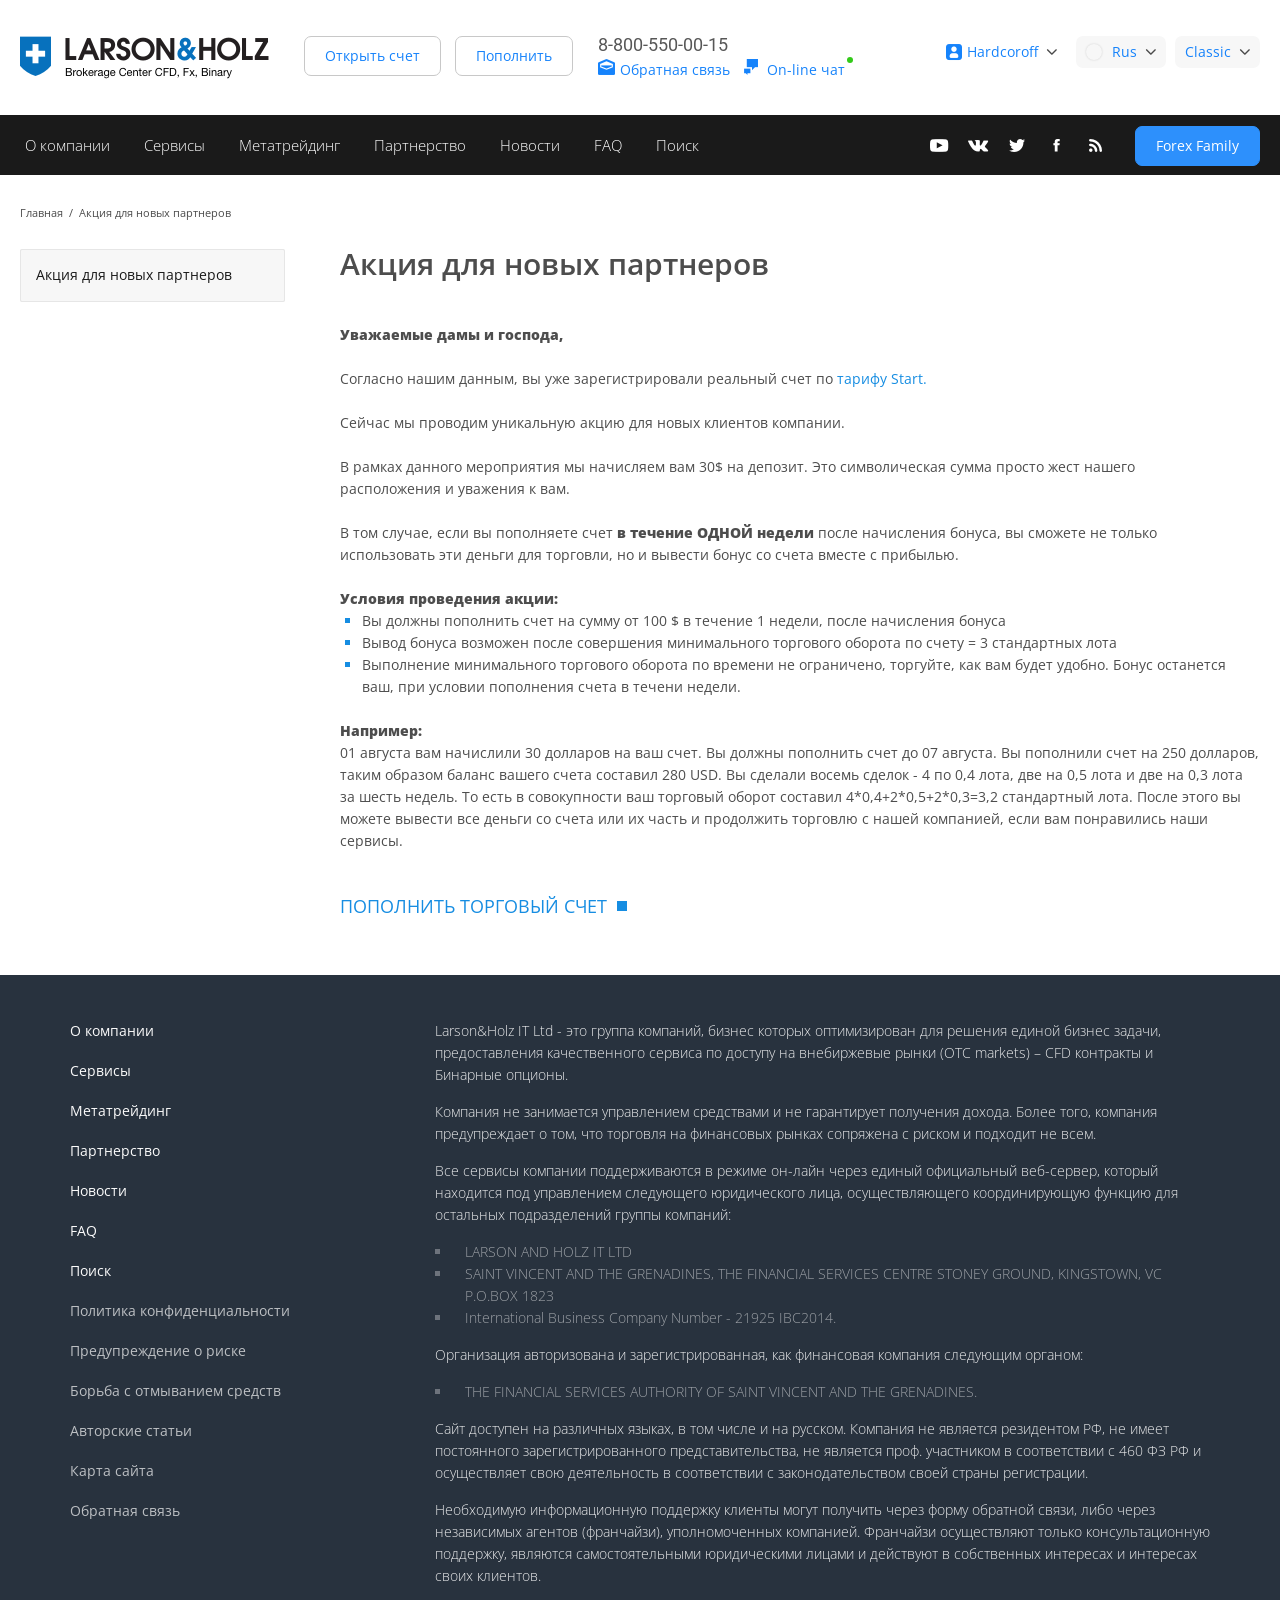
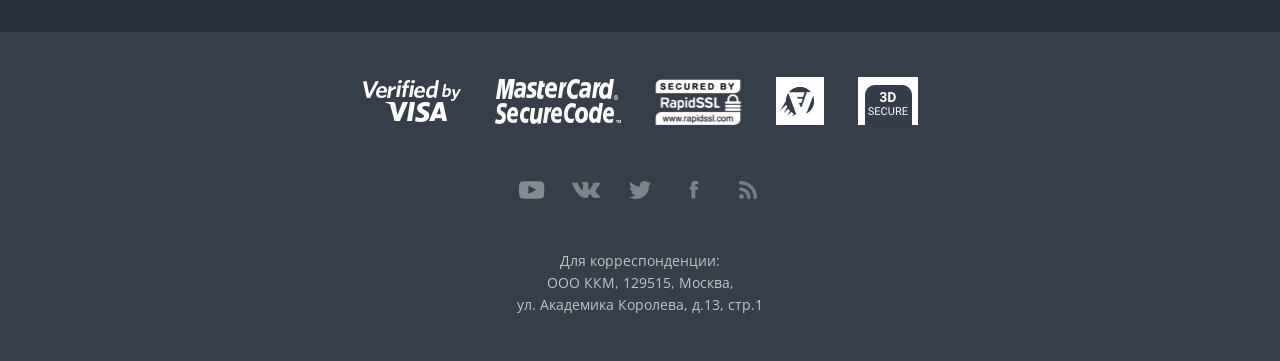
<file: campaign for new partners.html>
<!DOCTYPE html>
<html lang="en">

<head>
    <meta charset="UTF-8">
    <title>larson | Акция для новых партнеров</title>

    <link href='https://fonts.googleapis.com/css?family=Open+Sans:400,300,300italic,400italic,600,600italic,700,700italic,800,800italic&subset=latin,greek,greek-ext,cyrillic-ext,latin-ext,cyrillic' rel='stylesheet' type='text/css'>
    <link href='https://fonts.googleapis.com/css?family=Roboto:400,300,300italic,400italic,500,500italic,700,700italic&subset=latin,greek,greek-ext,cyrillic-ext,cyrillic' rel='stylesheet' type='text/css'>
    <link rel="stylesheet" href="css/style.css">
</head>

<body>
    <div class="main--site--wrapper">
        <header class="b-header clearfix">
            <div class="container">
                <a href="#" class="left b-logo"></a>
                <div class="b-header-buttons--wrapper left">
                    <a href="#" class="empty--button margin-right10 js--open--account">Открыть счет</a>
                    <a href="#" class="empty--button js--account--money">Пополнить</a>
                </div>
                <div class="b-header--phone--nuber--wrapper left">
                    <p class="b-header--the--phone margin-bottom5"><a class="b-header--the--phone--link" href="tel:8-800-550-00-15">8-800-550-00-15</a></p>
                    <p class="b-header--chat--feedback--wrapper">
                        <a href="#" class="link--feedback blue_link margin-right10"><i class="icon--feedback"></i>Обратная связь</a>
                        <a href="#" class="link--online_chat active blue_link"><i class="icon--online_chat"></i> On-line чат</a>
                    </p>
                </div>
                <div class="b-heder--right--side right">
                    <div class="dib b-header--cabinet--wrapper dib margin-right5">
                        <div class="b-dropdown--wrapper">
                            <div class="dropdown--current nobg blue_color"><i class="icon--cabinet"></i>Hardcoroff<span class="icon--select--trigger"></span></div>
                        </div>
                        <div class="b-cabinet--control tac hidden">
                            <div class="b-cabinet--control_inner clearfix">
                                <div class="w60 left">
                                    <a href="#" class="blue_btn">Личный кабинет</a>
                                </div>
                                <div class="w40 right">
                                    <a href="#" class="blue_link">Выход</a>
                                </div>
                            </div>
                        </div>
                    </div>
                    <div class="dib b-header--lang--wrapper whsnw dib margin-right5">
                        <div class="b-dropdown--wrapper">
                            <div class="dropdown--current blue_color"><i class="icon--lang icon--flag3"></i>Rus<span class="icon--select--trigger"></span></div>
                            <div class="b-dropdown hidden">
                                <ul class="b-dropdown--units">
                                    <li class="b-dropdown--item selector--header lang--item"><i class="icon--lang icon--flag3"></i>Rus</li>
                                    <li class="b-dropdown--item"><a class="b-dropdown--link lang--item" href="#"><i class="icon--lang icon--flag1"></i>Арабский</a></li>
                                    <li class="b-dropdown--item"><a class="b-dropdown--link lang--item" href="#"><i class="icon--lang icon--flag2"></i>Китайский</a></li>
                                    <li class="b-dropdown--item"><a class="b-dropdown--link lang--item" href="#"><i class="icon--lang icon--flag3"></i>Русский</a></li>
                                    <li class="b-dropdown--item"><a class="b-dropdown--link lang--item" href="#"><i class="icon--lang icon--flag4"></i>Испанский</a></li>
                                    <li class="b-dropdown--item"><a class="b-dropdown--link lang--item" href="#"><i class="icon--lang icon--flag5"></i>Французский</a></li>
                                    <li class="b-dropdown--item"><a class="b-dropdown--link lang--item" href="#"><i class="icon--lang icon--flag6"></i>Английский</a></li>
                                    <li class="b-dropdown--item"><a class="b-dropdown--link lang--item" href="#"><i class="icon--lang icon--flag7"></i>Немецкий</a></li>
                                    <li class="b-dropdown--item"><a class="b-dropdown--link lang--item" href="#"><i class="icon--lang icon--flag8"></i>Тайский</a></li>
                                    <li class="b-dropdown--item"><a class="b-dropdown--link lang--item" href="#"><i class="icon--lang icon--flag9"></i>Индонезийский</a></li>
                                    <li class="b-dropdown--item"><a class="b-dropdown--link lang--item" href="#"><i class="icon--lang icon--flag10"></i>США</a></li>
                                    <li class="b-dropdown--item"><a class="b-dropdown--link lang--item" href="#"><i class="icon--lang icon--flag11"></i>Польский</a></li>
                                    <li class="b-dropdown--item"><a class="b-dropdown--link lang--item" href="#"><i class="icon--lang icon--flag12"></i>Партугальский</a></li>
                                </ul>
                            </div>
                        </div>
                    </div>
                    <div class="dib b-header--view--wrapper dib">
                        <div class="b-dropdown--wrapper">
                            <div class="dropdown--current blue_color">Classic<span class="icon--select--trigger"></span></div>
                            <div class="b-dropdown hidden right--side--dd">
                                <ul class="b-dropdown--units tar">
                                    <li class="b-dropdown--item selector--header">Classic</li>
                                    <li class="b-dropdown--item"><a class="b-dropdown--link" href="#">Настройки</a></li>
                                    <li class="b-dropdown--item"><a class="b-dropdown--link" href="#">Настройки Настройки Настройки</a></li>
                                    <li class="b-dropdown--item"><a class="b-dropdown--link" href="#">Настройки</a></li>
                                    <li class="b-dropdown--item"><a class="b-dropdown--link" href="#">Настройки</a></li>
                                    <li class="b-dropdown--item"><a class="b-dropdown--link" href="#">Настройки</a></li>
                                    <li class="b-dropdown--item"><a class="b-dropdown--link" href="#">Настройки</a></li>
                                </ul>
                            </div>
                        </div>
                    </div>
                </div>
            </div>
        </header>
        <div class="b-main--page--parallax type2">
            <nav class="b-nav--menu blackbg clearfix">
                <div class="container">
                    <ul class="b-nav--menu_units left">
                        <li class="b-nav--menu_item">
                            <a class="b-nav--menu_link" href="#">О компании</a>
                            <ul class="b-nav--menu--dropdown hidden">
                                <li class="b-nav--menu--dropdown--item"><a href="https://lh-broker.ru/about_the_company_1/" class="b-nav--menu--dropdown--item--link">Информация</a></li>
                                <li class="b-nav--menu--dropdown--item"><a href="https://lh-broker.ru/about_the_company_5/" class="b-nav--menu--dropdown--item--link">Награды</a></li>
                                <li class="b-nav--menu--dropdown--item"><a href="https://lh-broker.ru/video/027/" class="b-nav--menu--dropdown--item--link">Видео</a></li>
                                <li class="b-nav--menu--dropdown--item"><a href="https://lh-broker.ru/charity_1/" class="b-nav--menu--dropdown--item--link">Благотворительность</a></li>
                                <li class="b-nav--menu--dropdown--item"><a href="https://lh-broker.ru/about_the_company_2/" class="b-nav--menu--dropdown--item--link">Бизнес Модель</a></li>
                                <li class="b-nav--menu--dropdown--item"><a href="https://lh-broker.ru/about_the_company_4/" class="b-nav--menu--dropdown--item--link">Контакты</a></li>
                            </ul>
                        </li>
                        <li class="b-nav--menu_item">
                            <a class="b-nav--menu_link" href="#">Сервисы</a>
                            <ul class="b-nav--menu--dropdown hidden">
                                <li class="b-nav--menu--dropdown--item">
                                    <a href="https://lh-broker.ru/services_1/" class="b-nav--menu--dropdown--item--link">Виды счетов</a>
                                    <ul class="b-nav--menu--dropdown--3rd--listing hidden">
                                        <li class="b-nav--menu--dropdown--3rd--item"><a href="https://lh-broker.ru/services_1/" class="b-nav--menu--dropdown--3rd--item--link">Общая информация</a></li>
                                        <li class="b-nav--menu--dropdown--3rd--item"><a href="https://lh-broker.ru/forex_classic/" class="b-nav--menu--dropdown--3rd--item--link">Классические счета</a></li>
                                        <li class="b-nav--menu--dropdown--3rd--item"><a href="https://lh-broker.ru/services_5/" class="b-nav--menu--dropdown--3rd--item--link">NDD / ECN счета</a></li>
                                        <li class="b-nav--menu--dropdown--3rd--item"><a href="https://lh-broker.ru/options/" class="b-nav--menu--dropdown--3rd--item--link">Бинарные опционы</a></li>
                                    </ul>
                                </li>
                                <li class="b-nav--menu--dropdown--item"><a href="https://lh-broker.ru/services_2/" class="b-nav--menu--dropdown--item--link">Спецификации</a></li>
                                <li class="b-nav--menu--dropdown--item"><a href="https://lh-broker.ru/services_3/" class="b-nav--menu--dropdown--item--link">Торговые опции</a></li>
                                <li class="b-nav--menu--dropdown--item"><a href="https://lh-broker.ru/dividends/" class="b-nav--menu--dropdown--item--link">Начисление дивидендов</a></li>
                                <li class="b-nav--menu--dropdown--item"><a href="https://lh-broker.ru/forex_classic/" class="b-nav--menu--dropdown--item--link">Классические счета</a></li>
                                <li class="b-nav--menu--dropdown--item"><a href="https://lh-broker.ru/services_5/ " class="b-nav--menu--dropdown--item--link">NDD / ECN счета</a></li>
                                <li class="b-nav--menu--dropdown--item">
                                    <a href="https://lh-broker.ru/monthly_contest/" class="b-nav--menu--dropdown--item--link">Конкурсные счета</a>
                                    <ul class="b-nav--menu--dropdown--3rd--listing hidden">
                                        <li class="b-nav--menu--dropdown--3rd--item"><a href="https://lh-broker.ru/monthly_contest/ " class="b-nav--menu--dropdown--3rd--item--link">О конкурсе</a></li>
                                        <li class="b-nav--menu--dropdown--3rd--item"><a href="https://lh-broker.ru/rating_2/ " class="b-nav--menu--dropdown--3rd--item--link">Правила</a></li>
                                        <li class="b-nav--menu--dropdown--3rd--item"><a href="https://lh-broker.ru/rating_1/ " class="b-nav--menu--dropdown--3rd--item--link">Рейтинговая таблица</a></li>
                                        <li class="b-nav--menu--dropdown--3rd--item"><a href="https://lh-broker.ru/rating_3/" class="b-nav--menu--dropdown--3rd--item--link">Результаты и награды</a></li>
                                    </ul>
                                </li>
                                <li class="b-nav--menu--dropdown--item"><a href="https://lh-broker.ru/options/" class="b-nav--menu--dropdown--item--link">Бинарные опционы</a></li>
                                <li class="b-nav--menu--dropdown--item">
                                    <a href="https://lh-broker.ru/options/" class="b-nav--menu--dropdown--item--link">Социальная сеть трейдеров</a>
                                    <ul class="b-nav--menu--dropdown--3rd--listing hidden">
                                        <li class="b-nav--menu--dropdown--3rd--item"><a href="https://lh-broker.ru/rating_1/ " class="b-nav--menu--dropdown--3rd--item--link">Торговая среда</a></li>
                                        <li class="b-nav--menu--dropdown--3rd--item"><a href="https://lh-broker.ru/rating_4/ " class="b-nav--menu--dropdown--3rd--item--link">Копирование сделок</a></li>
                                    </ul>
                                </li>
                            </ul>
                        </li>
                        <li class="b-nav--menu_item">
                            <a class="b-nav--menu_link" href="#">Метатрейдинг</a>
                            <ul class="b-nav--menu--dropdown hidden">
                                <li class="b-nav--menu--dropdown--item"><a href="https://lh-broker.ru/bank/RateStreamer/" class="b-nav--menu--dropdown--item--link">Десктопная версия</a></li>
                                <li class="b-nav--menu--dropdown--item"><a href="https://lh-broker.ru/Mobile_Trading/" class="b-nav--menu--dropdown--item--link">Мобильная версия</a></li>
                            </ul>
                        </li>
                        <li class="b-nav--menu_item">
                            <a class="b-nav--menu_link" href="#">Партнерство</a>
                            <ul class="b-nav--menu--dropdown hidden">
                                <li class="b-nav--menu--dropdown--item"><a href="https://lh-broker.ru/Mobile_Trading/" class="b-nav--menu--dropdown--item--link">Виды партнерств</a></li>
                                <li class="b-nav--menu--dropdown--item"><a href="https://lh-broker.ru/partnership_2/" class="b-nav--menu--dropdown--item--link">Наши условия</a></li>
                                <li class="b-nav--menu--dropdown--item"><a href="https://lh-broker.ru/partnership_3/" class="b-nav--menu--dropdown--item--link">Веб представитель</a></li>
                                <li class="b-nav--menu--dropdown--item"><a href="https://lh-broker.ru/partnership_4/" class="b-nav--menu--dropdown--item--link">Открытие офиса</a></li>
                            </ul>
                        </li>
                        <li class="b-nav--menu_item">
                            <a class="b-nav--menu_link" href="#">Новости</a>
                            <ul class="b-nav--menu--dropdown hidden">
                                <li class="b-nav--menu--dropdown--item"><a href="https://lh-broker.ru/news/" class="b-nav--menu--dropdown--item--link">Новости компании</a></li>
                                <li class="b-nav--menu--dropdown--item"><a href="https://lh-broker.ru/businessnews/" class="b-nav--menu--dropdown--item--link">Экономические новости</a></li>
                                <li class="b-nav--menu--dropdown--item"><a href="https://lh-broker.ru/video/shok-prognozy/" class="b-nav--menu--dropdown--item--link">Шокируюшие прогнозы</a></li>
                            </ul>
                        </li>
                        <li class="b-nav--menu_item"><a class="b-nav--menu_link" href="https://lh-broker.ru/faq_1/">FAQ</a></li>
                        <li class="b-nav--menu_item"><a class="b-nav--menu_link" href="#">Поиск</a></li>
                    </ul>
                    <div class="b-nav--forexfamily--wrapper right">
                        <a href="https://lh-broker.ru/FOREXFamily/" class="blue_btn">Forex Family</a>
                    </div>
                    <div class="b-nav--socialmedia--units--wrapper right">
                        <ul class="b-nav--socialmedia--units">
                            <li class="b-nav--social_item"><a class="b-nav--social_link" href="#"><i class="icon--soc1"></i></a></li>
                            <li class="b-nav--social_item"><a class="b-nav--social_link" href="#"><i class="icon--soc2"></i></a></li>
                            <li class="b-nav--social_item"><a class="b-nav--social_link" href="#"><i class="icon--soc3"></i></a></li>
                            <li class="b-nav--social_item"><a class="b-nav--social_link" href="#"><i class="icon--soc4"></i></a></li>
                            <li class="b-nav--social_item"><a class="b-nav--social_link" href="#"><i class="icon--soc5"></i></a></li>
                        </ul>
                    </div>
                </div>
            </nav>

        </div>

        <div class="container clearfix">
            <div class="b-site-breadcrumb">
                <ul class="b-site-breadcrumb__menu">
                    <li class="b-site-breadcrumb__list-outer"><a class="b-site-breadcrumb__item-menu" href="#">Главная</a></li>
                    <li class="b-site-breadcrumb__list-outer">Акция для новых партнеров</li>
                </ul>
            </div>
        </div>

        <div class="container clearfix">

            <div class="b-content-page-left-side left">
                <div class="b-site-left__inner-box">
                    <ul class="b-site-left__menu">
                        <li class="b-site-left__menu-outer"><a class="b-site-faq__item-menu" href="#">Акция для новых партнеров</a></li>
                    </ul>
                </div>
            </div>

            <div class="b-content-page-right-side ovh">
                <div class="b-site-faq-content__inner">
                    <div class="title-faq-page">
                        <h1>Акция для новых партнеров</h1></div>

                    <div class="b-site-camping__full-text">
                        <p><strong>Уважаемые дамы и господа,</strong> </p><br />

                        <p>Согласно нашим данным, вы уже зарегистрировали реальный счет по <a class="blue-link" href="#">тарифу Start.</a> </p><br />

                        <p>Сейчас мы проводим уникальную акцию для новых клиентов компании. </p><br />

                        <p>В рамках данного мероприятия мы начисляем вам 30$ на депозит. Это символическая сумма просто жест нашего</p>
                        <p>расположения и уважения к вам. </p><br />

                        <p>В том случае, если вы пополняете счет <strong>в течение ОДНОЙ недели</strong> после начисления бонуса, вы сможете не только </p>
                        <p>использовать эти деньги для торговли, но и вывести бонус со счета вместе с прибылью. </p><br />

                        <p><strong>Условия проведения акции:</strong>
                            <ul class="b-site_normal_square-list blue">
                                <li><span class="black">Вы должны пополнить счет на сумму от 100 $ в течение 1 недели, после начисления бонуса</span> </li>
                                <li><span class="black">Вывод бонуса возможен после совершения минимального торгового оборота по счету = 3 стандартных лота </span></li>
                                <li><span class="black">Выполнение минимального торгового оборота по времени не ограничено, торгуйте, как вам будет удобно. Бонус останется ваш, при условии пополнения счета в течени недели. </span></li>
                            </ul>
                        </p><br />
                        <p><strong>Например:</strong></p>
                        <p>01 августа вам начислили 30 долларов на ваш счет. Вы должны пополнить счет до 07 августа. Вы пополнили счет на 250 долларов, таким образом баланс вашего счета составил 280 USD. Вы сделали восемь сделок - 4 по 0,4 лота, две на 0,5 лота и две на 0,3 лота за шесть недель. То есть в совокупности ваш торговый оборот составил 4*0,4+2*0,5+2*0,3=3,2 стандартный лота. После этого вы можете вывести все деньги со счета или их часть и продолжить торговлю с нашей компанией, если вам понравились наши сервисы.
                        </p>
                    </div>

                    <div class="b-site-promo__refil-account mb43">
                        <a class="b-site-promo__refil-link" href="#">ПОПОЛНИТЬ ТОРГОВЫЙ СЧЕТ</a>
                    </div>
                </div>
            </div>
        </div>
    </div>



    <footer>
        <div class="b-information--footer clearfix">
            <div class="container--inside">
                <nav class="b-footer--menu--nav left">
                    <ul class="b-footer_menu--units">
                        <li class="b-footer_menu--item"><a href="#" class="b-footer_menu--link">О компании</a></li>
                        <li class="b-footer_menu--item"><a href="#" class="b-footer_menu--link">Сервисы</a></li>
                        <li class="b-footer_menu--item"><a href="#" class="b-footer_menu--link">Метатрейдинг</a></li>
                        <li class="b-footer_menu--item"><a href="#" class="b-footer_menu--link">Партнерство</a></li>
                        <li class="b-footer_menu--item"><a href="#" class="b-footer_menu--link">Новости</a></li>
                        <li class="b-footer_menu--item"><a href="#" class="b-footer_menu--link">FAQ</a></li>
                        <li class="b-footer_menu--item"><a href="#" class="b-footer_menu--link">Поиск</a></li>
                        <li class="b-footer_menu--item"><a href="#" class="b-footer_menu--link gray">Политика конфиденциальности</a></li>
                        <li class="b-footer_menu--item"><a href="#" class="b-footer_menu--link gray">Предупреждение о риске</a></li>
                        <li class="b-footer_menu--item"><a href="#" class="b-footer_menu--link gray">Борьба с отмыванием средств</a></li>
                        <li class="b-footer_menu--item"><a href="#" class="b-footer_menu--link gray">Авторские статьи</a></li>
                        <li class="b-footer_menu--item"><a href="#" class="b-footer_menu--link gray">Карта сайта</a></li>
                        <li class="b-footer_menu--item"><a href="#" class="b-footer_menu--link gray">Обратная связь</a></li>
                    </ul>
                </nav>
                <aside class="b-footer--information right">
                    <p>Larson&Holz IT Ltd - это группа компаний, бизнес которых оптимизирован для решения единой бизнес задачи, предоставления качественного сервиса по доступу на внебиржевые рынки (OTC markets) – CFD контракты и Бинарные опционы.</p>
                    <p>Компания не занимается управлением средствами и не гарантирует получения дохода. Более того, компания предупреждает о том, что торговля на финансовых рынках сопряжена с риском и подходит не всем. </p>
                    <p>Все сервисы компании поддерживаются в режиме он-лайн через единый официальный веб-сервер, который находится под управлением следующего юридического лица, осуществляющего координирующую функцию для остальных подразделений группы компаний:</p>

                    <ul class="b-footer--gray--color">
                        <li>LARSON AND HOLZ IT LTD</li>
                        <li>SAINT VINCENT AND THE GRENADINES, THE FINANCIAL SERVICES CENTRE STONEY GROUND, KINGSTOWN, VC P.O.BOX 1823</li>
                        <li>International Business Company Number - 21925 IBC2014.</li>
                    </ul>
                    <p>Организация авторизована и зарегистрированная, как финансовая компания следующим органом: </p>

                    <ul class="b-footer--gray--color">
                        <li>THE FINANCIAL SERVICES AUTHORITY OF SAINT VINCENT AND THE GRENADINES.</li>
                    </ul>

                    <p>Сайт доступен на различных языках, в том числе и на русском. Компания не является резидентом РФ, не имеет постоянного зарегистрированного представительства, не является проф. участником в соответствии с 460 ФЗ РФ и осуществляет свою деятельность в соответствии с законодательством своей страны регистрации.</p>

                    <p>Необходимую информационную поддержку клиенты могут получить через форму обратной связи, либо через независимых агентов (франчайзи), уполномоченных компанией. Франчайзи осуществляют только консультационную поддержку, являются самостоятельными юридическими лицами и действуют в собственных интересах и интересах своих клиентов.</p>
                </aside>
            </div>
        </div>

        <div class="b-copyright--footer tac">
            <div class="container">
                <div class="b-footer--payment--methods tac">
                    <div class="dib vam b-footer--payment--item payment1"></div>
                    <div class="dib vam b-footer--payment--item payment2"></div>
                    <div class="dib vam b-footer--payment--item payment3"></div>
                    <div class="dib vam b-footer--payment--item payment4"></div>
                    <div class="dib vam b-footer--payment--item payment5"></div>
                </div>
                <div class="b-footer--social">
                    <a href="#" class="dib vam b-footer--social--icon footer-social-yt"></a>
                    <a href="#" class="dib vam b-footer--social--icon footer-social-vk"></a>
                    <a href="#" class="dib vam b-footer--social--icon footer-social-tw"></a>
                    <a href="#" class="dib vam b-footer--social--icon footer-social-fb"></a>
                    <a href="#" class="dib vam b-footer--social--icon footer-social-rss"></a>
                </div>
                <div class="b-footer--address">
                    <p>Для корреспонденции:</p>
                    <p>ООО ККМ, 129515, Москва, </p>
                    <p>ул. Академика Королева, д.13, стр.1</p>
                </div>
            </div>
        </div>
    </footer>
    </div>





    <script src="js/jquery.min.js"></script>

    <!-- // <script src="js/retina.js"></script> -->
    <script src="js/countdown.js"></script>
    <script src="js/owl.carousel.min.js"></script>
    <!-- // <script src="PP/PP.js"></script> -->
    <script src="js/custom.js"></script>
</body>

</html>
</file>
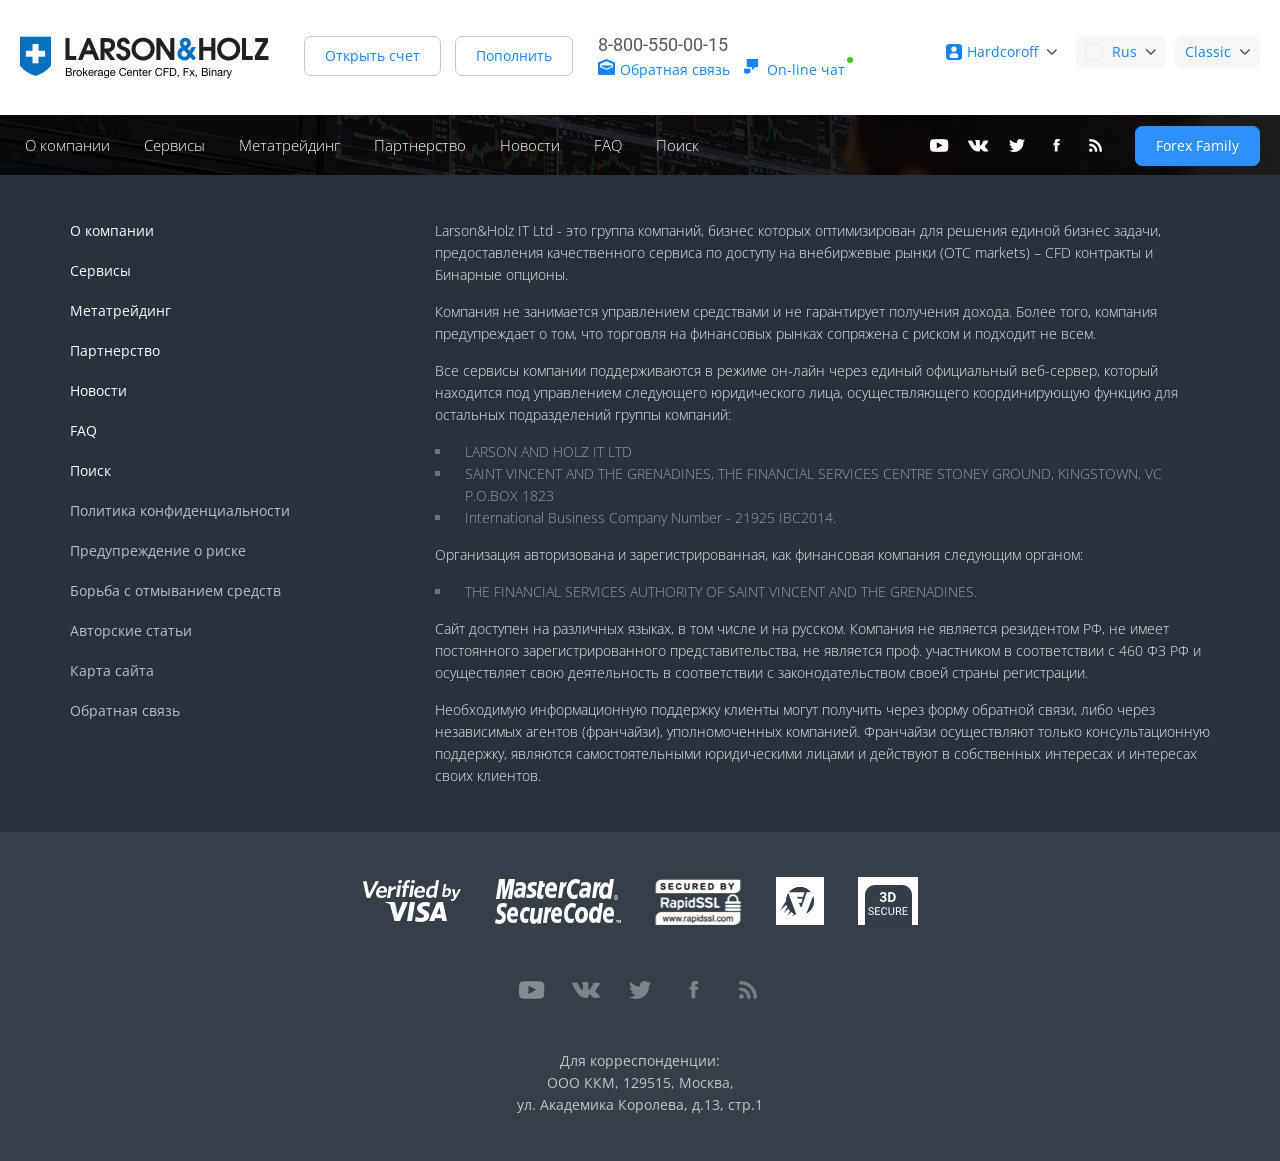
<file: content-clean-page.html>
<!DOCTYPE html>
<html lang="en">
<head>
	<meta charset="UTF-8">
	<title>larson</title>
	
	<link href='https://fonts.googleapis.com/css?family=Open+Sans:400,300,300italic,400italic,600,600italic,700,700italic,800,800italic&subset=latin,greek,greek-ext,cyrillic-ext,latin-ext,cyrillic' rel='stylesheet' type='text/css'>
    <link href='https://fonts.googleapis.com/css?family=Roboto:400,300,300italic,400italic,500,500italic,700,700italic&subset=latin,greek,greek-ext,cyrillic-ext,cyrillic' rel='stylesheet' type='text/css'>
	<link rel="stylesheet" href="css/style.css">
</head>
<body>
	<div class="main--site--wrapper">
		<header class="b-header clearfix">
			<div class="container">
				<a href="#" class="left b-logo"></a>
				<div class="b-header-buttons--wrapper left">
					<a href="#" class="empty--button margin-right10 js--open--account">Открыть счет</a>
					<a href="#" class="empty--button js--account--money">Пополнить</a>
				</div>
				<div class="b-header--phone--nuber--wrapper left">
					<p class="b-header--the--phone margin-bottom5"><a class="b-header--the--phone--link" href="tel:8-800-550-00-15">8-800-550-00-15</a></p>
					<p class="b-header--chat--feedback--wrapper">
						<a href="#" class="link--feedback blue_link margin-right10"><i class="icon--feedback"></i>Обратная связь</a>
						<a href="#" class="link--online_chat active blue_link"><i class="icon--online_chat"></i> On-line чат</a>
					</p>
				</div>
				<div class="b-heder--right--side right">
					<div class="dib b-header--cabinet--wrapper dib margin-right5">
						<div class="b-dropdown--wrapper">
							<div class="dropdown--current nobg blue_color"><i class="icon--cabinet"></i>Hardcoroff<span class="icon--select--trigger"></span></div>
						</div>
						<div class="b-cabinet--control tac hidden">
							<div class="b-cabinet--control_inner clearfix">
								<div class="w60 left">
									<a href="#" class="blue_btn">Личный кабинет</a>
								</div>
								<div class="w40 right">
									<a href="#" class="blue_link">Выход</a>
								</div>
							</div>
						</div>
					</div>
					<div class="dib b-header--lang--wrapper whsnw dib margin-right5">
						<div class="b-dropdown--wrapper">
							<div class="dropdown--current blue_color"><i class="icon--lang icon--flag3"></i>Rus<span class="icon--select--trigger"></span></div>
							<div class="b-dropdown hidden">
								<ul class="b-dropdown--units">
									<li class="b-dropdown--item selector--header lang--item"><i class="icon--lang icon--flag3"></i>Rus</li>
									<li class="b-dropdown--item"><a class="b-dropdown--link lang--item" href="#"><i class="icon--lang icon--flag1"></i>Арабский</a></li>
									<li class="b-dropdown--item"><a class="b-dropdown--link lang--item" href="#"><i class="icon--lang icon--flag2"></i>Китайский</a></li>
									<li class="b-dropdown--item"><a class="b-dropdown--link lang--item" href="#"><i class="icon--lang icon--flag3"></i>Русский</a></li>
									<li class="b-dropdown--item"><a class="b-dropdown--link lang--item" href="#"><i class="icon--lang icon--flag4"></i>Испанский</a></li>
									<li class="b-dropdown--item"><a class="b-dropdown--link lang--item" href="#"><i class="icon--lang icon--flag5"></i>Французский</a></li>
									<li class="b-dropdown--item"><a class="b-dropdown--link lang--item" href="#"><i class="icon--lang icon--flag6"></i>Английский</a></li>
									<li class="b-dropdown--item"><a class="b-dropdown--link lang--item" href="#"><i class="icon--lang icon--flag7"></i>Немецкий</a></li>
									<li class="b-dropdown--item"><a class="b-dropdown--link lang--item" href="#"><i class="icon--lang icon--flag8"></i>Тайский</a></li>
									<li class="b-dropdown--item"><a class="b-dropdown--link lang--item" href="#"><i class="icon--lang icon--flag9"></i>Индонезийский</a></li>
									<li class="b-dropdown--item"><a class="b-dropdown--link lang--item" href="#"><i class="icon--lang icon--flag10"></i>США</a></li>
									<li class="b-dropdown--item"><a class="b-dropdown--link lang--item" href="#"><i class="icon--lang icon--flag11"></i>Польский</a></li>
									<li class="b-dropdown--item"><a class="b-dropdown--link lang--item" href="#"><i class="icon--lang icon--flag12"></i>Партугальский</a></li>
								</ul>
							</div>
						</div>
					</div>
					<div class="dib b-header--view--wrapper dib">
						<div class="b-dropdown--wrapper">
							<div class="dropdown--current blue_color">Classic<span class="icon--select--trigger"></span></div>
							<div class="b-dropdown hidden right--side--dd">
								<ul class="b-dropdown--units tar">
									<li class="b-dropdown--item selector--header">Classic</li>
									<li class="b-dropdown--item"><a class="b-dropdown--link" href="#">Настройки</a></li>
									<li class="b-dropdown--item"><a class="b-dropdown--link" href="#">Настройки Настройки Настройки</a></li>
									<li class="b-dropdown--item"><a class="b-dropdown--link" href="#">Настройки</a></li>
									<li class="b-dropdown--item"><a class="b-dropdown--link" href="#">Настройки</a></li>
									<li class="b-dropdown--item"><a class="b-dropdown--link" href="#">Настройки</a></li>
									<li class="b-dropdown--item"><a class="b-dropdown--link" href="#">Настройки</a></li>
								</ul>
							</div>
						</div>
					</div>
				</div>
			</div>
		</header>
		<div class="b-main--page--parallax type2">
			<nav class="b-nav--menu clearfix">
				<div class="container">
					<ul class="b-nav--menu_units left">
						<li class="b-nav--menu_item">
							<a class="b-nav--menu_link" href="#">О компании</a>
							<ul class="b-nav--menu--dropdown hidden">
								<li class="b-nav--menu--dropdown--item"><a href="https://lh-broker.ru/about_the_company_1/" class="b-nav--menu--dropdown--item--link">Информация</a></li>
								<li class="b-nav--menu--dropdown--item"><a href="https://lh-broker.ru/about_the_company_5/" class="b-nav--menu--dropdown--item--link">Награды</a></li>
								<li class="b-nav--menu--dropdown--item"><a href="https://lh-broker.ru/video/027/" class="b-nav--menu--dropdown--item--link">Видео</a></li>
								<li class="b-nav--menu--dropdown--item"><a href="https://lh-broker.ru/charity_1/" class="b-nav--menu--dropdown--item--link">Благотворительность</a></li>
								<li class="b-nav--menu--dropdown--item"><a href="https://lh-broker.ru/about_the_company_2/" class="b-nav--menu--dropdown--item--link">Бизнес Модель</a></li>
								<li class="b-nav--menu--dropdown--item"><a href="https://lh-broker.ru/about_the_company_4/" class="b-nav--menu--dropdown--item--link">Контакты</a></li>
							</ul>
						</li>
						<li class="b-nav--menu_item">
							<a class="b-nav--menu_link" href="#">Сервисы</a>
							<ul class="b-nav--menu--dropdown hidden">
								<li class="b-nav--menu--dropdown--item">
									<a href="https://lh-broker.ru/services_1/" class="b-nav--menu--dropdown--item--link">Виды счетов</a>
									<ul class="b-nav--menu--dropdown--3rd--listing hidden">
										<li class="b-nav--menu--dropdown--3rd--item"><a href="https://lh-broker.ru/services_1/" class="b-nav--menu--dropdown--3rd--item--link">Общая информация</a></li>
										<li class="b-nav--menu--dropdown--3rd--item"><a href="https://lh-broker.ru/forex_classic/" class="b-nav--menu--dropdown--3rd--item--link">Классические счета</a></li>
										<li class="b-nav--menu--dropdown--3rd--item"><a href="https://lh-broker.ru/services_5/" class="b-nav--menu--dropdown--3rd--item--link">NDD / ECN счета</a></li>
										<li class="b-nav--menu--dropdown--3rd--item"><a href="https://lh-broker.ru/options/" class="b-nav--menu--dropdown--3rd--item--link">Бинарные опционы</a></li>
									</ul>
								</li>
								<li class="b-nav--menu--dropdown--item"><a href="https://lh-broker.ru/services_2/" class="b-nav--menu--dropdown--item--link">Спецификации</a></li>
								<li class="b-nav--menu--dropdown--item"><a href="https://lh-broker.ru/services_3/" class="b-nav--menu--dropdown--item--link">Торговые опции</a></li>
								<li class="b-nav--menu--dropdown--item"><a href="https://lh-broker.ru/dividends/" class="b-nav--menu--dropdown--item--link">Начисление дивидендов</a></li>
								<li class="b-nav--menu--dropdown--item"><a href="https://lh-broker.ru/forex_classic/" class="b-nav--menu--dropdown--item--link">Классические счета</a></li>
								<li class="b-nav--menu--dropdown--item"><a href="https://lh-broker.ru/services_5/ " class="b-nav--menu--dropdown--item--link">NDD / ECN счета</a></li>
								<li class="b-nav--menu--dropdown--item">
									<a href="https://lh-broker.ru/monthly_contest/" class="b-nav--menu--dropdown--item--link">Конкурсные счета</a>
									<ul class="b-nav--menu--dropdown--3rd--listing hidden">
										<li class="b-nav--menu--dropdown--3rd--item"><a href="https://lh-broker.ru/monthly_contest/ " class="b-nav--menu--dropdown--3rd--item--link">О конкурсе</a></li>
										<li class="b-nav--menu--dropdown--3rd--item"><a href="https://lh-broker.ru/rating_2/ " class="b-nav--menu--dropdown--3rd--item--link">Правила</a></li>
										<li class="b-nav--menu--dropdown--3rd--item"><a href="https://lh-broker.ru/rating_1/ " class="b-nav--menu--dropdown--3rd--item--link">Рейтинговая таблица</a></li>
										<li class="b-nav--menu--dropdown--3rd--item"><a href="https://lh-broker.ru/rating_3/" class="b-nav--menu--dropdown--3rd--item--link">Результаты и награды</a></li>
									</ul>
								</li>
								<li class="b-nav--menu--dropdown--item"><a href="https://lh-broker.ru/options/" class="b-nav--menu--dropdown--item--link">Бинарные опционы</a></li>
								<li class="b-nav--menu--dropdown--item">
									<a href="https://lh-broker.ru/options/" class="b-nav--menu--dropdown--item--link">Социальная сеть трейдеров</a>
									<ul class="b-nav--menu--dropdown--3rd--listing hidden">
										<li class="b-nav--menu--dropdown--3rd--item"><a href="https://lh-broker.ru/rating_1/ " class="b-nav--menu--dropdown--3rd--item--link">Торговая среда</a></li>
										<li class="b-nav--menu--dropdown--3rd--item"><a href="https://lh-broker.ru/rating_4/ " class="b-nav--menu--dropdown--3rd--item--link">Копирование сделок</a></li>
									</ul>
								</li>
							</ul>
						</li>
						<li class="b-nav--menu_item">
							<a class="b-nav--menu_link" href="#">Метатрейдинг</a>
							<ul class="b-nav--menu--dropdown hidden">
								<li class="b-nav--menu--dropdown--item"><a href="https://lh-broker.ru/bank/RateStreamer/" class="b-nav--menu--dropdown--item--link">Десктопная версия</a></li>
								<li class="b-nav--menu--dropdown--item"><a href="https://lh-broker.ru/Mobile_Trading/" class="b-nav--menu--dropdown--item--link">Мобильная версия</a></li>
							</ul>
						</li>
						<li class="b-nav--menu_item">
							<a class="b-nav--menu_link" href="#">Партнерство</a>
							<ul class="b-nav--menu--dropdown hidden">
								<li class="b-nav--menu--dropdown--item"><a href="https://lh-broker.ru/Mobile_Trading/" class="b-nav--menu--dropdown--item--link">Виды партнерств</a></li>
								<li class="b-nav--menu--dropdown--item"><a href="https://lh-broker.ru/partnership_2/" class="b-nav--menu--dropdown--item--link">Наши условия</a></li>
								<li class="b-nav--menu--dropdown--item"><a href="https://lh-broker.ru/partnership_3/" class="b-nav--menu--dropdown--item--link">Веб представитель</a></li>
								<li class="b-nav--menu--dropdown--item"><a href="https://lh-broker.ru/partnership_4/" class="b-nav--menu--dropdown--item--link">Открытие офиса</a></li>
							</ul>
						</li>
						<li class="b-nav--menu_item">
							<a class="b-nav--menu_link" href="#">Новости</a>
							<ul class="b-nav--menu--dropdown hidden">
								<li class="b-nav--menu--dropdown--item"><a href="https://lh-broker.ru/news/" class="b-nav--menu--dropdown--item--link">Новости компании</a></li>
								<li class="b-nav--menu--dropdown--item"><a href="https://lh-broker.ru/businessnews/" class="b-nav--menu--dropdown--item--link">Экономические новости</a></li>
								<li class="b-nav--menu--dropdown--item"><a href="https://lh-broker.ru/video/shok-prognozy/" class="b-nav--menu--dropdown--item--link">Шокируюшие прогнозы</a></li>
							</ul>
						</li>
						<li class="b-nav--menu_item"><a class="b-nav--menu_link" href="https://lh-broker.ru/faq_1/">FAQ</a></li>
						<li class="b-nav--menu_item"><a class="b-nav--menu_link" href="#">Поиск</a></li>
					</ul>
					<div class="b-nav--forexfamily--wrapper right">
						<a href="https://lh-broker.ru/FOREXFamily/" class="blue_btn">Forex Family</a>
					</div>
					<div class="b-nav--socialmedia--units--wrapper right">
						<ul class="b-nav--socialmedia--units">
							<li class="b-nav--social_item"><a class="b-nav--social_link" href="#"><i class="icon--soc1"></i></a></li>
							<li class="b-nav--social_item"><a class="b-nav--social_link" href="#"><i class="icon--soc2"></i></a></li>
							<li class="b-nav--social_item"><a class="b-nav--social_link" href="#"><i class="icon--soc3"></i></a></li>
							<li class="b-nav--social_item"><a class="b-nav--social_link" href="#"><i class="icon--soc4"></i></a></li>
							<li class="b-nav--social_item"><a class="b-nav--social_link" href="#"><i class="icon--soc5"></i></a></li>
						</ul>
					</div>
				</div>
			</nav>
			
		</div>
		

		
		
		
		<footer>
			<div class="b-information--footer clearfix">
				<div class="container--inside">
					<nav class="b-footer--menu--nav left">
						<ul class="b-footer_menu--units">
							<li class="b-footer_menu--item"><a href="#" class="b-footer_menu--link">О компании</a></li>
							<li class="b-footer_menu--item"><a href="#" class="b-footer_menu--link">Сервисы</a></li>
							<li class="b-footer_menu--item"><a href="#" class="b-footer_menu--link">Метатрейдинг</a></li>
							<li class="b-footer_menu--item"><a href="#" class="b-footer_menu--link">Партнерство</a></li>
							<li class="b-footer_menu--item"><a href="#" class="b-footer_menu--link">Новости</a></li>
							<li class="b-footer_menu--item"><a href="#" class="b-footer_menu--link">FAQ</a></li>
							<li class="b-footer_menu--item"><a href="#" class="b-footer_menu--link">Поиск</a></li>
							<li class="b-footer_menu--item"><a href="#" class="b-footer_menu--link gray">Политика конфиденциальности</a></li>
							<li class="b-footer_menu--item"><a href="#" class="b-footer_menu--link gray">Предупреждение о риске</a></li>
							<li class="b-footer_menu--item"><a href="#" class="b-footer_menu--link gray">Борьба с отмыванием средств</a></li>
							<li class="b-footer_menu--item"><a href="#" class="b-footer_menu--link gray">Авторские статьи</a></li>
							<li class="b-footer_menu--item"><a href="#" class="b-footer_menu--link gray">Карта сайта</a></li>
							<li class="b-footer_menu--item"><a href="#" class="b-footer_menu--link gray">Обратная связь</a></li>
						</ul>
					</nav>
					<aside class="b-footer--information right">
						<p>Larson&Holz IT Ltd - это группа компаний, бизнес которых оптимизирован для решения единой бизнес задачи, предоставления качественного сервиса по доступу на внебиржевые рынки (OTC markets) – CFD контракты и Бинарные опционы.</p>
						<p>Компания не занимается управлением средствами и не гарантирует получения дохода. Более того, компания предупреждает о том, что торговля на финансовых рынках сопряжена с риском и подходит не всем. </p>
						<p>Все сервисы компании поддерживаются в режиме он-лайн через единый официальный веб-сервер, который находится под управлением следующего юридического лица, осуществляющего координирующую функцию для остальных подразделений группы компаний:</p>
		
						<ul class="b-footer--gray--color">
							<li>LARSON AND HOLZ IT LTD</li>
							<li>SAINT VINCENT AND THE GRENADINES, THE FINANCIAL SERVICES CENTRE STONEY GROUND, KINGSTOWN, VC P.O.BOX 1823</li>
							<li>International Business Company Number - 21925 IBC2014.</li>
						</ul>
						<p>Организация авторизована и зарегистрированная, как финансовая компания следующим органом: </p>
		
						<ul class="b-footer--gray--color">
							<li>THE FINANCIAL SERVICES AUTHORITY OF SAINT VINCENT AND THE GRENADINES.</li>
						</ul>
		
						<p>Сайт доступен на различных языках, в том числе и на русском. Компания не является резидентом РФ, не имеет постоянного зарегистрированного представительства, не является проф. участником в соответствии с 460 ФЗ РФ и осуществляет свою деятельность в соответствии с законодательством своей страны регистрации.</p>
		
						<p>Необходимую информационную поддержку клиенты могут получить через форму обратной связи, либо через независимых агентов (франчайзи), уполномоченных компанией. Франчайзи осуществляют только консультационную поддержку, являются самостоятельными юридическими лицами и действуют в собственных интересах и интересах своих клиентов.</p>
					</aside>
				</div>
			</div>
		
			<div class="b-copyright--footer tac">
				<div class="container">
					<div class="b-footer--payment--methods tac">
						<div class="dib vam b-footer--payment--item payment1"></div>
						<div class="dib vam b-footer--payment--item payment2"></div>
						<div class="dib vam b-footer--payment--item payment3"></div>
						<div class="dib vam b-footer--payment--item payment4"></div>
						<div class="dib vam b-footer--payment--item payment5"></div>
					</div>
					<div class="b-footer--social">
						<a href="#" class="dib vam b-footer--social--icon footer-social-yt"></a>
						<a href="#" class="dib vam b-footer--social--icon footer-social-vk"></a>
						<a href="#" class="dib vam b-footer--social--icon footer-social-tw"></a>
						<a href="#" class="dib vam b-footer--social--icon footer-social-fb"></a>
						<a href="#" class="dib vam b-footer--social--icon footer-social-rss"></a>
					</div>
					<div class="b-footer--address">
						<p>Для корреспонденции:</p>
						<p>ООО ККМ, 129515, Москва, </p>
						<p>ул. Академика Королева, д.13, стр.1</p>
					</div>
				</div>
			</div>
		</footer>
	</div>

	<div class="overlay hidden"></div>
	<div class="popup login-popup hidden" data-popup="#login--popup">
		<div class="popup--close"></div>
		<div class="popup--title">Вход в личный кабинет</div>
		<form action="#" class="clearfix">
			<div class="form-line clearfix">
				<div class="left w48">
					<input type="text" placeholder="Логин">
				</div>
				<div class="right w48">
					<input type="text" placeholder="Пароль">
				</div>
			</div>
			<div class="form-line">
				<button type="submit" class="blue_btn margin-right20">Войти в кабинет</button>
				<a href="#" class="empty--button">Открыть счет</a>
			</div>
			<div class="form-line">
				<a href="#" class="blue_link">У меня есть кабинет я зыбыл пароль</a>
			</div>
		</form>
	</div>

	<div class="popup video-popup hidden" data-popup="#video--popup">
		<div class="popup--close"></div>
		<div class="popup--video--wrapper tac">
			<iframe width="560" class="popup--video--frame" height="315" src="" frameborder="0" allowfullscreen></iframe>
		</div>
	</div>

	<script src="js/jquery.min.js"></script>

	<!-- // <script src="js/retina.js"></script> -->
	<script src="js/countdown.js"></script>
	<script src="js/owl.carousel.min.js"></script>
	<!-- // <script src="PP/PP.js"></script> -->
	<script src="js/custom.js"></script>
</body>
</html>
</file>
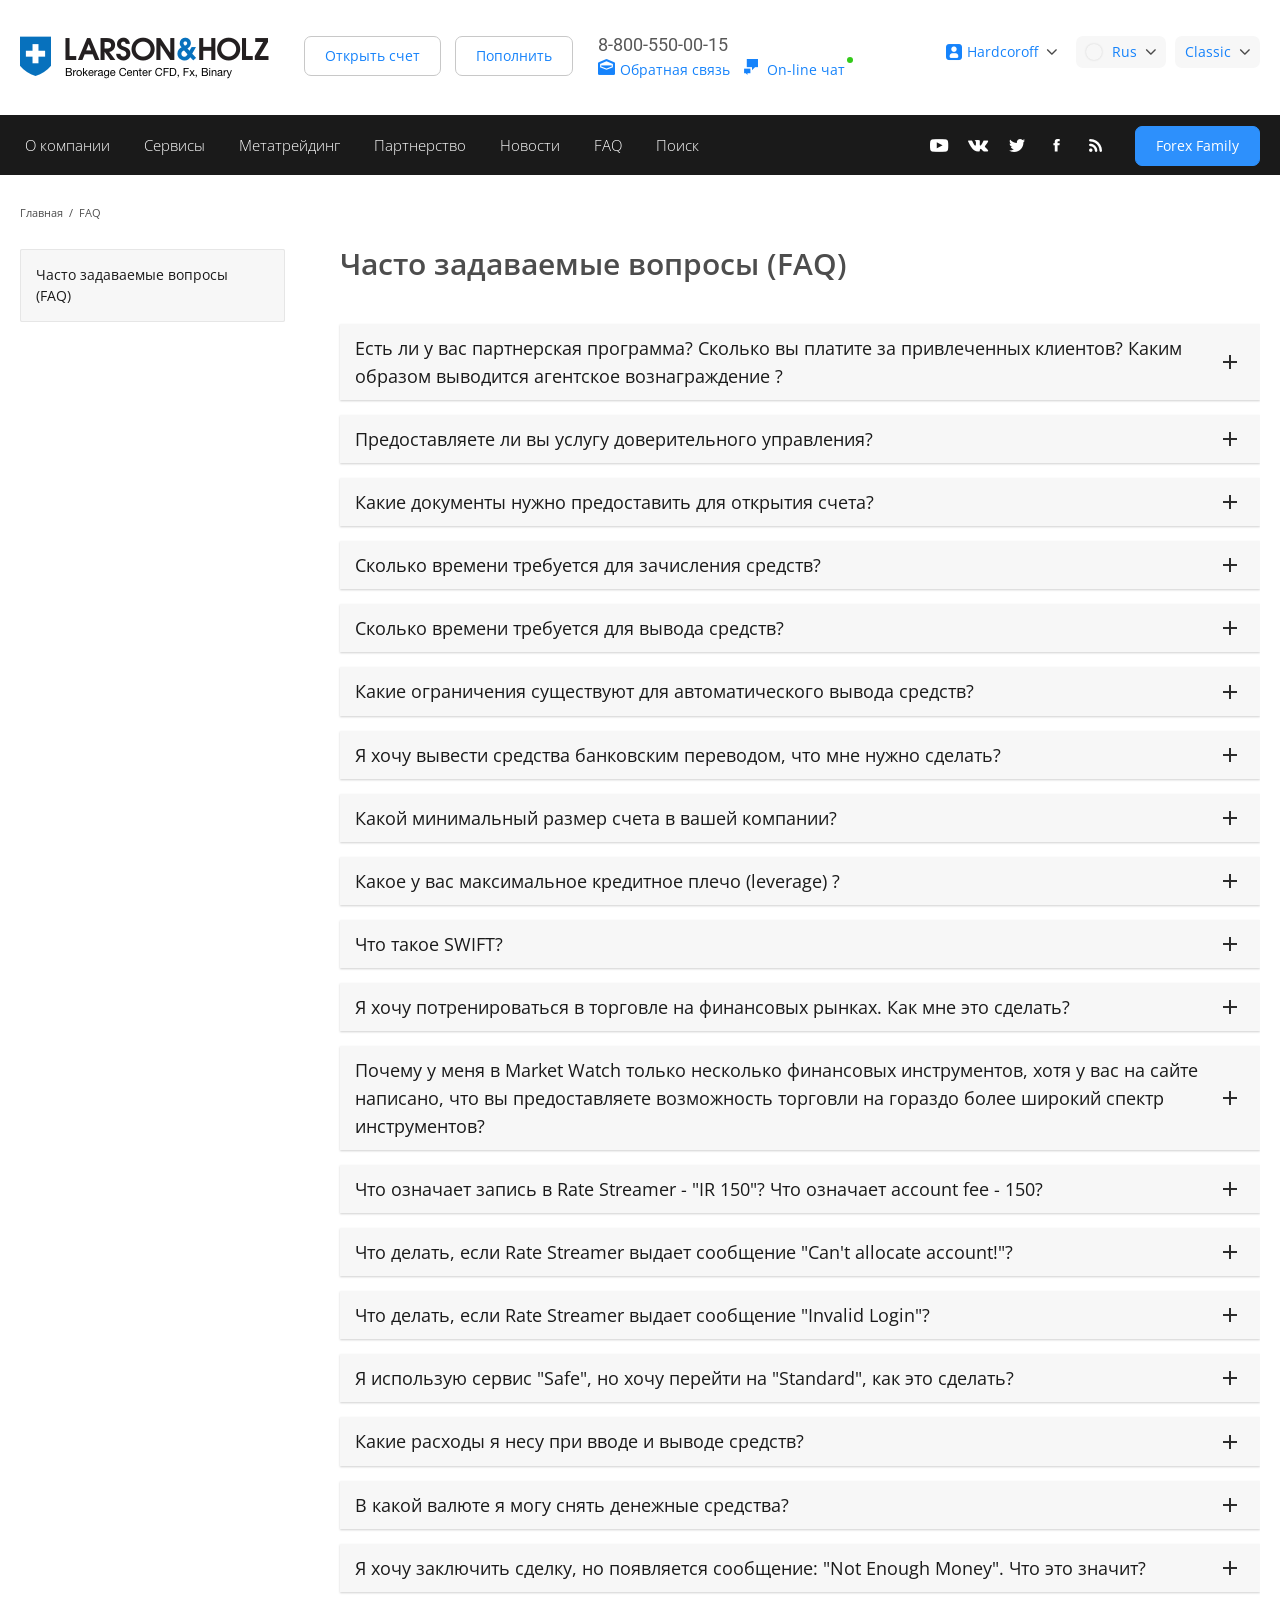
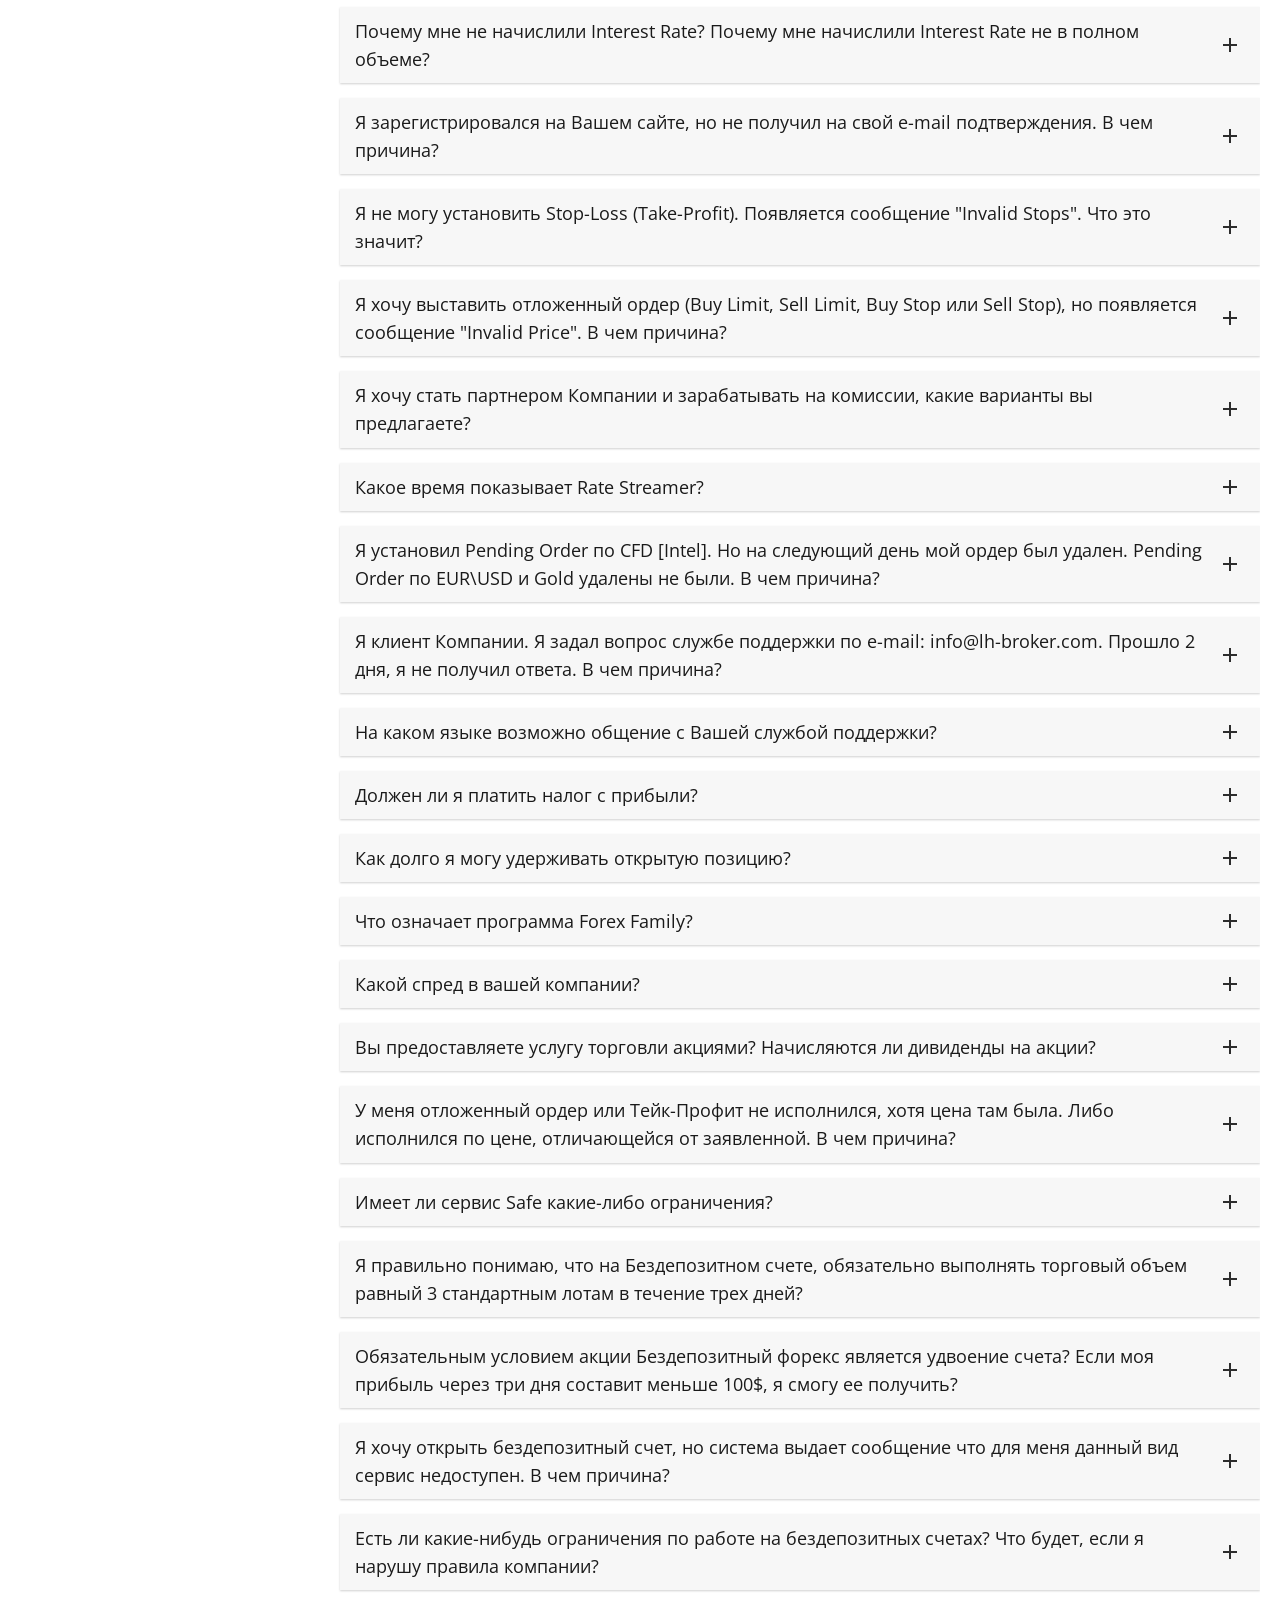
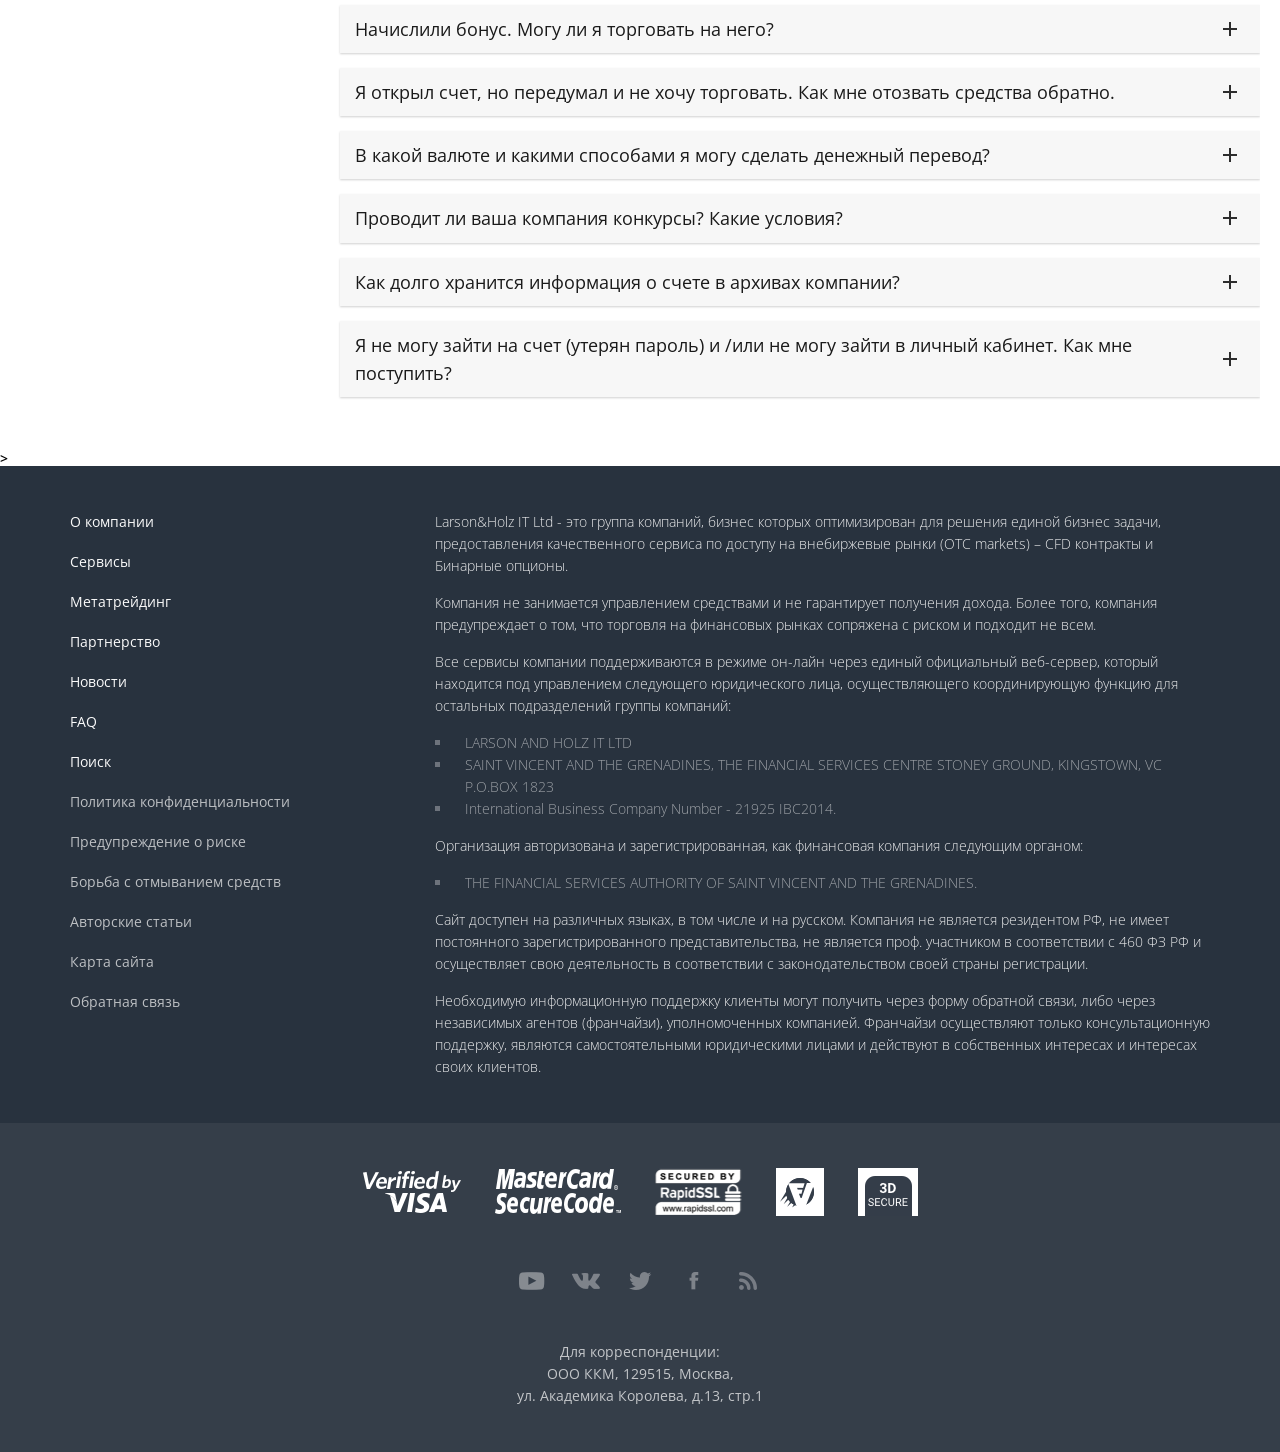
<file: faq.html>
<!DOCTYPE html>
<html lang="en">

<head>
    <meta charset="UTF-8">
    <title>larson | Часто задаваемые вопросы (FAQ)</title>

    <link href='https://fonts.googleapis.com/css?family=Open+Sans:400,300,300italic,400italic,600,600italic,700,700italic,800,800italic&subset=latin,greek,greek-ext,cyrillic-ext,latin-ext,cyrillic' rel='stylesheet' type='text/css'>
    <link href='https://fonts.googleapis.com/css?family=Roboto:400,300,300italic,400italic,500,500italic,700,700italic&subset=latin,greek,greek-ext,cyrillic-ext,cyrillic' rel='stylesheet' type='text/css'>
    <link rel="stylesheet" href="css/style.css">
</head>

<body>
    <div class="main--site--wrapper">
        <header class="b-header clearfix">
            <div class="container">
                <a href="#" class="left b-logo"></a>
                <div class="b-header-buttons--wrapper left">
                    <a href="#" class="empty--button margin-right10 js--open--account">Открыть счет</a>
                    <a href="#" class="empty--button js--account--money">Пополнить</a>
                </div>
                <div class="b-header--phone--nuber--wrapper left">
                    <p class="b-header--the--phone margin-bottom5"><a class="b-header--the--phone--link" href="tel:8-800-550-00-15">8-800-550-00-15</a></p>
                    <p class="b-header--chat--feedback--wrapper">
                        <a href="#" class="link--feedback blue_link margin-right10"><i class="icon--feedback"></i>Обратная связь</a>
                        <a href="#" class="link--online_chat active blue_link"><i class="icon--online_chat"></i> On-line чат</a>
                    </p>
                </div>
                <div class="b-heder--right--side right">
                    <div class="dib b-header--cabinet--wrapper dib margin-right5">
                        <div class="b-dropdown--wrapper">
                            <div class="dropdown--current nobg blue_color"><i class="icon--cabinet"></i>Hardcoroff<span class="icon--select--trigger"></span></div>
                        </div>
                        <div class="b-cabinet--control tac hidden">
                            <div class="b-cabinet--control_inner clearfix">
                                <div class="w60 left">
                                    <a href="#" class="blue_btn">Личный кабинет</a>
                                </div>
                                <div class="w40 right">
                                    <a href="#" class="blue_link">Выход</a>
                                </div>
                            </div>
                        </div>
                    </div>
                    <div class="dib b-header--lang--wrapper whsnw dib margin-right5">
                        <div class="b-dropdown--wrapper">
                            <div class="dropdown--current blue_color"><i class="icon--lang icon--flag3"></i>Rus<span class="icon--select--trigger"></span></div>
                            <div class="b-dropdown hidden">
                                <ul class="b-dropdown--units">
                                    <li class="b-dropdown--item selector--header lang--item"><i class="icon--lang icon--flag3"></i>Rus</li>
                                    <li class="b-dropdown--item"><a class="b-dropdown--link lang--item" href="#"><i class="icon--lang icon--flag1"></i>Арабский</a></li>
                                    <li class="b-dropdown--item"><a class="b-dropdown--link lang--item" href="#"><i class="icon--lang icon--flag2"></i>Китайский</a></li>
                                    <li class="b-dropdown--item"><a class="b-dropdown--link lang--item" href="#"><i class="icon--lang icon--flag3"></i>Русский</a></li>
                                    <li class="b-dropdown--item"><a class="b-dropdown--link lang--item" href="#"><i class="icon--lang icon--flag4"></i>Испанский</a></li>
                                    <li class="b-dropdown--item"><a class="b-dropdown--link lang--item" href="#"><i class="icon--lang icon--flag5"></i>Французский</a></li>
                                    <li class="b-dropdown--item"><a class="b-dropdown--link lang--item" href="#"><i class="icon--lang icon--flag6"></i>Английский</a></li>
                                    <li class="b-dropdown--item"><a class="b-dropdown--link lang--item" href="#"><i class="icon--lang icon--flag7"></i>Немецкий</a></li>
                                    <li class="b-dropdown--item"><a class="b-dropdown--link lang--item" href="#"><i class="icon--lang icon--flag8"></i>Тайский</a></li>
                                    <li class="b-dropdown--item"><a class="b-dropdown--link lang--item" href="#"><i class="icon--lang icon--flag9"></i>Индонезийский</a></li>
                                    <li class="b-dropdown--item"><a class="b-dropdown--link lang--item" href="#"><i class="icon--lang icon--flag10"></i>США</a></li>
                                    <li class="b-dropdown--item"><a class="b-dropdown--link lang--item" href="#"><i class="icon--lang icon--flag11"></i>Польский</a></li>
                                    <li class="b-dropdown--item"><a class="b-dropdown--link lang--item" href="#"><i class="icon--lang icon--flag12"></i>Партугальский</a></li>
                                </ul>
                            </div>
                        </div>
                    </div>
                    <div class="dib b-header--view--wrapper dib">
                        <div class="b-dropdown--wrapper">
                            <div class="dropdown--current blue_color">Classic<span class="icon--select--trigger"></span></div>
                            <div class="b-dropdown hidden right--side--dd">
                                <ul class="b-dropdown--units tar">
                                    <li class="b-dropdown--item selector--header">Classic</li>
                                    <li class="b-dropdown--item"><a class="b-dropdown--link" href="#">Настройки</a></li>
                                    <li class="b-dropdown--item"><a class="b-dropdown--link" href="#">Настройки Настройки Настройки</a></li>
                                    <li class="b-dropdown--item"><a class="b-dropdown--link" href="#">Настройки</a></li>
                                    <li class="b-dropdown--item"><a class="b-dropdown--link" href="#">Настройки</a></li>
                                    <li class="b-dropdown--item"><a class="b-dropdown--link" href="#">Настройки</a></li>
                                    <li class="b-dropdown--item"><a class="b-dropdown--link" href="#">Настройки</a></li>
                                </ul>
                            </div>
                        </div>
                    </div>
                </div>
            </div>
        </header>
        <div class="b-main--page--parallax type2">
            <nav class="b-nav--menu blackbg clearfix">
                <div class="container">
                    <ul class="b-nav--menu_units left">
                        <li class="b-nav--menu_item">
                            <a class="b-nav--menu_link" href="#">О компании</a>
                            <ul class="b-nav--menu--dropdown hidden">
                                <li class="b-nav--menu--dropdown--item"><a href="https://lh-broker.ru/about_the_company_1/" class="b-nav--menu--dropdown--item--link">Информация</a></li>
                                <li class="b-nav--menu--dropdown--item"><a href="https://lh-broker.ru/about_the_company_5/" class="b-nav--menu--dropdown--item--link">Награды</a></li>
                                <li class="b-nav--menu--dropdown--item"><a href="https://lh-broker.ru/video/027/" class="b-nav--menu--dropdown--item--link">Видео</a></li>
                                <li class="b-nav--menu--dropdown--item"><a href="https://lh-broker.ru/charity_1/" class="b-nav--menu--dropdown--item--link">Благотворительность</a></li>
                                <li class="b-nav--menu--dropdown--item"><a href="https://lh-broker.ru/about_the_company_2/" class="b-nav--menu--dropdown--item--link">Бизнес Модель</a></li>
                                <li class="b-nav--menu--dropdown--item"><a href="https://lh-broker.ru/about_the_company_4/" class="b-nav--menu--dropdown--item--link">Контакты</a></li>
                            </ul>
                        </li>
                        <li class="b-nav--menu_item">
                            <a class="b-nav--menu_link" href="#">Сервисы</a>
                            <ul class="b-nav--menu--dropdown hidden">
                                <li class="b-nav--menu--dropdown--item">
                                    <a href="https://lh-broker.ru/services_1/" class="b-nav--menu--dropdown--item--link">Виды счетов</a>
                                    <ul class="b-nav--menu--dropdown--3rd--listing hidden">
                                        <li class="b-nav--menu--dropdown--3rd--item"><a href="https://lh-broker.ru/services_1/" class="b-nav--menu--dropdown--3rd--item--link">Общая информация</a></li>
                                        <li class="b-nav--menu--dropdown--3rd--item"><a href="https://lh-broker.ru/forex_classic/" class="b-nav--menu--dropdown--3rd--item--link">Классические счета</a></li>
                                        <li class="b-nav--menu--dropdown--3rd--item"><a href="https://lh-broker.ru/services_5/" class="b-nav--menu--dropdown--3rd--item--link">NDD / ECN счета</a></li>
                                        <li class="b-nav--menu--dropdown--3rd--item"><a href="https://lh-broker.ru/options/" class="b-nav--menu--dropdown--3rd--item--link">Бинарные опционы</a></li>
                                    </ul>
                                </li>
                                <li class="b-nav--menu--dropdown--item"><a href="https://lh-broker.ru/services_2/" class="b-nav--menu--dropdown--item--link">Спецификации</a></li>
                                <li class="b-nav--menu--dropdown--item"><a href="https://lh-broker.ru/services_3/" class="b-nav--menu--dropdown--item--link">Торговые опции</a></li>
                                <li class="b-nav--menu--dropdown--item"><a href="https://lh-broker.ru/dividends/" class="b-nav--menu--dropdown--item--link">Начисление дивидендов</a></li>
                                <li class="b-nav--menu--dropdown--item"><a href="https://lh-broker.ru/forex_classic/" class="b-nav--menu--dropdown--item--link">Классические счета</a></li>
                                <li class="b-nav--menu--dropdown--item"><a href="https://lh-broker.ru/services_5/ " class="b-nav--menu--dropdown--item--link">NDD / ECN счета</a></li>
                                <li class="b-nav--menu--dropdown--item">
                                    <a href="https://lh-broker.ru/monthly_contest/" class="b-nav--menu--dropdown--item--link">Конкурсные счета</a>
                                    <ul class="b-nav--menu--dropdown--3rd--listing hidden">
                                        <li class="b-nav--menu--dropdown--3rd--item"><a href="https://lh-broker.ru/monthly_contest/ " class="b-nav--menu--dropdown--3rd--item--link">О конкурсе</a></li>
                                        <li class="b-nav--menu--dropdown--3rd--item"><a href="https://lh-broker.ru/rating_2/ " class="b-nav--menu--dropdown--3rd--item--link">Правила</a></li>
                                        <li class="b-nav--menu--dropdown--3rd--item"><a href="https://lh-broker.ru/rating_1/ " class="b-nav--menu--dropdown--3rd--item--link">Рейтинговая таблица</a></li>
                                        <li class="b-nav--menu--dropdown--3rd--item"><a href="https://lh-broker.ru/rating_3/" class="b-nav--menu--dropdown--3rd--item--link">Результаты и награды</a></li>
                                    </ul>
                                </li>
                                <li class="b-nav--menu--dropdown--item"><a href="https://lh-broker.ru/options/" class="b-nav--menu--dropdown--item--link">Бинарные опционы</a></li>
                                <li class="b-nav--menu--dropdown--item">
                                    <a href="https://lh-broker.ru/options/" class="b-nav--menu--dropdown--item--link">Социальная сеть трейдеров</a>
                                    <ul class="b-nav--menu--dropdown--3rd--listing hidden">
                                        <li class="b-nav--menu--dropdown--3rd--item"><a href="https://lh-broker.ru/rating_1/ " class="b-nav--menu--dropdown--3rd--item--link">Торговая среда</a></li>
                                        <li class="b-nav--menu--dropdown--3rd--item"><a href="https://lh-broker.ru/rating_4/ " class="b-nav--menu--dropdown--3rd--item--link">Копирование сделок</a></li>
                                    </ul>
                                </li>
                            </ul>
                        </li>
                        <li class="b-nav--menu_item">
                            <a class="b-nav--menu_link" href="#">Метатрейдинг</a>
                            <ul class="b-nav--menu--dropdown hidden">
                                <li class="b-nav--menu--dropdown--item"><a href="https://lh-broker.ru/bank/RateStreamer/" class="b-nav--menu--dropdown--item--link">Десктопная версия</a></li>
                                <li class="b-nav--menu--dropdown--item"><a href="https://lh-broker.ru/Mobile_Trading/" class="b-nav--menu--dropdown--item--link">Мобильная версия</a></li>
                            </ul>
                        </li>
                        <li class="b-nav--menu_item">
                            <a class="b-nav--menu_link" href="#">Партнерство</a>
                            <ul class="b-nav--menu--dropdown hidden">
                                <li class="b-nav--menu--dropdown--item"><a href="https://lh-broker.ru/Mobile_Trading/" class="b-nav--menu--dropdown--item--link">Виды партнерств</a></li>
                                <li class="b-nav--menu--dropdown--item"><a href="https://lh-broker.ru/partnership_2/" class="b-nav--menu--dropdown--item--link">Наши условия</a></li>
                                <li class="b-nav--menu--dropdown--item"><a href="https://lh-broker.ru/partnership_3/" class="b-nav--menu--dropdown--item--link">Веб представитель</a></li>
                                <li class="b-nav--menu--dropdown--item"><a href="https://lh-broker.ru/partnership_4/" class="b-nav--menu--dropdown--item--link">Открытие офиса</a></li>
                            </ul>
                        </li>
                        <li class="b-nav--menu_item">
                            <a class="b-nav--menu_link" href="#">Новости</a>
                            <ul class="b-nav--menu--dropdown hidden">
                                <li class="b-nav--menu--dropdown--item"><a href="https://lh-broker.ru/news/" class="b-nav--menu--dropdown--item--link">Новости компании</a></li>
                                <li class="b-nav--menu--dropdown--item"><a href="https://lh-broker.ru/businessnews/" class="b-nav--menu--dropdown--item--link">Экономические новости</a></li>
                                <li class="b-nav--menu--dropdown--item"><a href="https://lh-broker.ru/video/shok-prognozy/" class="b-nav--menu--dropdown--item--link">Шокируюшие прогнозы</a></li>
                            </ul>
                        </li>
                        <li class="b-nav--menu_item"><a class="b-nav--menu_link" href="https://lh-broker.ru/faq_1/">FAQ</a></li>
                        <li class="b-nav--menu_item"><a class="b-nav--menu_link" href="#">Поиск</a></li>
                    </ul>
                    <div class="b-nav--forexfamily--wrapper right">
                        <a href="https://lh-broker.ru/FOREXFamily/" class="blue_btn">Forex Family</a>
                    </div>
                    <div class="b-nav--socialmedia--units--wrapper right">
                        <ul class="b-nav--socialmedia--units">
                            <li class="b-nav--social_item"><a class="b-nav--social_link" href="#"><i class="icon--soc1"></i></a></li>
                            <li class="b-nav--social_item"><a class="b-nav--social_link" href="#"><i class="icon--soc2"></i></a></li>
                            <li class="b-nav--social_item"><a class="b-nav--social_link" href="#"><i class="icon--soc3"></i></a></li>
                            <li class="b-nav--social_item"><a class="b-nav--social_link" href="#"><i class="icon--soc4"></i></a></li>
                            <li class="b-nav--social_item"><a class="b-nav--social_link" href="#"><i class="icon--soc5"></i></a></li>
                        </ul>
                    </div>
                </div>
            </nav>

        </div>

        <div class="container clearfix">
            <div class="b-site-breadcrumb">
                <ul class="b-site-breadcrumb__menu">
                    <li class="b-site-breadcrumb__list-outer"><a class="b-site-breadcrumb__item-menu" href="#">Главная</a></li>
                    <li class="b-site-breadcrumb__list-outer">FAQ</li>
                </ul>
            </div>
        </div>

        <div class="container clearfix">

            <div class="b-content-page-left-side left">
                <div class="b-site-left__inner-box">
                    <ul class="b-site-left__menu">
                        <li class="b-site-left__menu-outer"><a class="b-site-faq__item-menu" href="#">Часто задаваемые вопросы <br />(FAQ)</a></li>
                    </ul>
                </div>
            </div>

            <div class="b-content-page-right-side ovh">
                <div class="b-site-faq-content__inner">
                    <div class="title-faq-page"><h1>Часто задаваемые вопросы (FAQ)</h1></div>
				
				<div class="b-site-taber-content">
                    <div class="b-site-faq-content__vertical-taber">
                        <a class="b-site-faq-content__item-taber" href="#">Есть ли у вас партнерская программа? Сколько вы платите за привлеченных клиентов? Каким образом выводится агентское вознаграждение ?</a>
                        <div class="b-site-faq-content__hide-item-taber hidden">
                            Да у нас есть партнерская программа, как для лиц, <a href="https://lh-broker.ru/partnership_1/">желающих открыть реальный офис</a>, так и для физических лиц,&nbsp; привлекающих клиентов без регистрации юридического лица, через интернет, так называемых Веб-представителей.<br>
                            <br> С базовой информацией о нашей программе для веб-представителей <a href="https://lh-broker.ru/partnership_3/">вы можете ознакомиться здесь</a>. <br>
                            <br> Более подробная информация, а также информация о <a href="https://lh-broker.ru/materials-for-partners-info/#agent_withdrawal">способах вывода агентского вознаграждения</a> доступна для зарегистрированных пользователей в личном кабинете.
                        </div>
                    </div>


                    <div class="b-site-faq-content__vertical-taber">
                        <a class="b-site-faq-content__item-taber" href="#">Предоставляете ли вы услугу доверительного управления?</a>
                        <div class="b-site-faq-content__hide-item-taber hidden">
                            Нет. Мы предоставляем только сервис по заключению сделок на рынке Форекс или CFD контрактов на различные финансовые инструменты.
                        </div>
                    </div>

                    <div class="b-site-faq-content__vertical-taber">
                        <a class="b-site-faq-content__item-taber" href="#">Какие документы нужно предоставить для открытия счета?</a>
                        <div class="b-site-faq-content__hide-item-taber hidden">
                            После регистрации счета, Вам нужно загрузить ксерокопию паспорта <a href="http://lh-broker.ru/cabinet/">в личный кабинет</a>.
                        </div>
                    </div>

                    <div class="b-site-faq-content__vertical-taber">
                        <a class="b-site-faq-content__item-taber" href="#">Сколько времени требуется для зачисления средств?</a>
                        <div class="b-site-faq-content__hide-item-taber hidden">
                            В большинстве случаев (кредитные карты, электронные валюты) средства зачисляются автоматически. Если вы переводите средства банком, срок зачисления 2-3 дня.
                        </div>
                    </div>


                    <div class="b-site-faq-content__vertical-taber">
                        <a class="b-site-faq-content__item-taber" href="#">Сколько времени требуется для вывода средств?</a>
                        <div class="b-site-faq-content__hide-item-taber hidden">
                            В нашей компании возможно автоматическое (моментальное) снятие средств для некоторых электронных валют. При снятии средств банковских переводом срок обработки заявки составляет от 2 до 7 рабочих дней. Банковский перевод в среднем идет 2-3 рабочих дня.
                        </div>
                    </div>


                    <div class="b-site-faq-content__vertical-taber">
                        <a class="b-site-faq-content__item-taber" href="#">Какие ограничения существуют для автоматического вывода средств?</a>
                        <div class="b-site-faq-content__hide-item-taber hidden">
                            Автоматический вывод средств возможен только на теже реквизиты (электронные кошельки) с которых осуществлялся ввод средств. В сутки автоматическим способом можно вывести максимум 200 USD. Кроме того, после последнего пополнения счета, вы должны совершить сделки на общий торговый объем равный 3 стандартных лота. В некоторых случаях, для клиента может быть доступен только банковский перевод.
                        </div>
                    </div>


                    <div class="b-site-faq-content__vertical-taber">
                        <a class="b-site-faq-content__item-taber" href="#">Я хочу вывести средства банковским переводом, что мне нужно сделать?</a>
                        <div class="b-site-faq-content__hide-item-taber hidden">
                            Для этого вам нужно иметь валютный банковский счет. В большинстве банков России и Украины открытие счета в USD занимает один день и абсолютно бесплатно. Далее вы должны узнать у банка свои реквизиты для SWIFT перевода. <br>
                            <br> Затем вам необходимо подписать <a href="http://lh-broker.ru/account_management_5/">Payment Instruction</a> и загрузить отсканированную копию <a href="http://lh-broker.ru/cabinet/">в личный кабинет</a>. <br>
                            <br> Когда бумажная заявка будет проверена и одобрена (галочка напротив документа станет зеленой), вам необходимо&nbsp; выставить электронную заявку <a href="http://lh-broker.ru/account_management_3/">в разделе Withdrawal</a> личного кабинета. При ее заполнении будьте внимательны. Данные именно с электронной заявки будут направлены в банк на исполнение.<br>
                            <br> Если ваша электронная заявка оформлена верно, банковский перевод будет осуществлен компанией в срок от 2 до 7 рабочих дней (в зависимости от загрузки бухгалтерии), на счете это будет отражено, как списание средств.<br>
                            <br> Сам международный перевод в РФ&nbsp;и страны СНГ&nbsp;обычно идет 2-3 дня. Например, если средства списаны с терминала в первой половине четверга, то ожидаемый срок поступления на счет клиента - понедельник или утро вторника.
                        </div>
                    </div>

                    <div class="b-site-faq-content__vertical-taber">
                        <a class="b-site-faq-content__item-taber" href="#">Какой минимальный размер счета в вашей компании?</a>
                        <div class="b-site-faq-content__hide-item-taber hidden">
                            Минимальный размер счета по тарифу Start составляет 25$ для удаленных клиентов, которые обслуживаются через интернет. Минимальный размер контракта по данному сервису 0,01 стандартного лота, то есть технически заключать сделки можно пока на счете есть хотя бы 10$. Однако стоит понимать, что такие счета служат скорее для тестирования брокера, а не для серьезных заработков. Открытие таких мини-счетов через физические представительства брокера не поддерживаются.<br>
                            <br> Для профессиональных трейдеров существуют тарифы Standard и Safe, с полным набором льгот и преференций (снижение комиссий, исламские счета, бонусы и т.д). Минимальный размер счета для Standard - 1'000 USD, для Safe - 10'000 USD.
                        </div>
                    </div>

                    <div class="b-site-faq-content__vertical-taber">
                        <a class="b-site-faq-content__item-taber" href="#">Какое у вас максимальное кредитное плечо (leverage) ?</a>
                        <div class="b-site-faq-content__hide-item-taber hidden">
                            Максимальное кредитное плечо составляет 1:500 - доступно для счетов до 1'000$. Для счетов до 10'000$ доступно плечо 1:200. По умолчанию кредитное плечо составляет 1:100. Плечо регулируется через <a href="https://lh-broker.ru/cabinet/">личный кабинет</a>. Для &nbsp;только что зарегистрированных счетов (с нулевым балансом) регулирование плеча не возможно.
                        </div>
                    </div>

                    <div class="b-site-faq-content__vertical-taber">
                        <a class="b-site-faq-content__item-taber" href="#">Что такое SWIFT?</a>
                        <div class="b-site-faq-content__hide-item-taber hidden">
                            WIFT код - международный идентификационный код банка, который является участником организации SWIFT, и по которому осуществляется обмен информации между банками.
                        </div>
                    </div>

                    <div class="b-site-faq-content__vertical-taber">
                        <a class="b-site-faq-content__item-taber" href="#">Я хочу потренироваться в торговле на финансовых рынках. Как мне это сделать?</a>
                        <div class="b-site-faq-content__hide-item-taber hidden">
                            Вы можете открыть бесплатный демонстрационный счет. Для этого Вам необходимо скачать Rate Streamer, установить его на свой компьютер и зарегистрировать <a href="https://lh-broker.ru/FreeDemoregistration/">demo account</a> на нашем сайте .<br>
                            <br> Также рекомендуем Вам сервис <a href="https://lh-broker.ru/NonDepositregistration/">Бездепозитный Форекс</a>, он не требует первоначальных вложений, но позволяет заработать первоначальный капиталл.
                        </div>
                    </div>


                    <div class="b-site-faq-content__vertical-taber">
                        <a class="b-site-faq-content__item-taber" href="#">Почему у меня в Market Watch только несколько финансовых инструментов, хотя у вас на сайте написано, что вы предоставляете возможность торговли на гораздо более широкий спектр инструментов?</a>
                        <div class="b-site-faq-content__hide-item-taber hidden">
                            Для каждого сервиса доступен определенный набор финансовых инструментов. Нажмите правой кнопкой мыши на любом инструменте в окне Market watch и выберите в меню Show all symbols.
                        </div>
                    </div>


                    <div class="b-site-faq-content__vertical-taber">
                        <a class="b-site-faq-content__item-taber" href="#">Что означает запись в Rate Streamer - "IR 150"? Что означает account fee - 150?</a>
                        <div class="b-site-faq-content__hide-item-taber hidden">
                            Это означает, что Вам на депозит начислена премия (Interest Rate) - 150 USD. Если по счету ведется торговля ежемесячно, на счет начисляется премия до 10% годовых, <a href="https://lh-broker.ru/services_3/">подробнее здесь</a> (первая таблица, 5-ый столбец)<br>
                            <br> Если по счету в течении 6 месяцев подряд не совершается минимальный торговый оборот = 3 стандартным лотам, то наоборот, единоразово снимается плата за тех. обслуживание счета из расчета 25$ в месяц (для счетов открытых через интернет). Счета с размером эквити более 2'500$ освобождены от этой комиссии. <br>
                            <br> Для счетов, открытых через офф-лайн представительства, по которым в течении 6 месяцев не совершается минимальный торговый оборот&nbsp; = 3 стандартных лота, устанавливается ставка из расчета 100$ в месяц (депозиты от 10'000$ также, как правило освобождены от этой комиссии), <a target="_blank" href="/services_3/#notrade">информация доступна по ссылке.</a><br>
                            <br> В том случае, если счет не работал неполное полугодие, допускается частичное (уменьшенное) снятие платы за тех. поддержку пропорционально. <br>
                            <br> Проценты на депозит начисляются каждый месяц, плата за тех. обслуживание не торгующего счета взимается 2 раза в год, 01 января и 01 июля.
                        </div>
                    </div>


                    <div class="b-site-faq-content__vertical-taber">
                        <a class="b-site-faq-content__item-taber" href="#">Что делать, если Rate Streamer выдает сообщение "Can't allocate account!"?</a>
                        <div class="b-site-faq-content__hide-item-taber hidden">
                            Если вы используете Rate Streamer на своем рабочем месте, вполне вероятно, что вы подключены к Internet через firewall или proxy-server или у Вас закрыт port 443. В этом случае попробуйте включить в настройках "Tools -> Options -> Server -> Proxy" программы Rate Streamer работу через SOCKS5 или HTTP proxy-server. Параметры proxy-server уточните у своего системного администратора. В крайнем случае попросите своего системного администратора открыть порт 443.
                        </div>
                    </div>


                    <div class="b-site-faq-content__vertical-taber">
                        <a class="b-site-faq-content__item-taber" href="#">Что делать, если Rate Streamer выдает сообщение "Invalid Login"?</a>
                        <div class="b-site-faq-content__hide-item-taber hidden">
                            Возможно, что с момента открытия демо-счета прошло более 30 дней и Ваш демо-счет был удален сервером. В этом случае откройте новый учебный счет.
                        </div>
                    </div>



                    <div class="b-site-faq-content__vertical-taber">
                        <a class="b-site-faq-content__item-taber" href="#">Я использую сервис "Safe", но хочу перейти на "Standard", как это сделать?</a>
                        <div class="b-site-faq-content__hide-item-taber hidden">
                            Убедитесь, что все сделки закрыты, мы не переводим счета в различные группы при открытых позициях. После этого, оставьте заявку в произвольной форме в разделе сайта "<a href="https://lh-broker.ru/account_management_4/">Support</a>". Если Вы работаете в одном из представительств нашей Компании, обратитесь к вашему консультанту.
                        </div>
                    </div>

                    <div class="b-site-faq-content__vertical-taber">
                        <a class="b-site-faq-content__item-taber" href="#">Какие расходы я несу при вводе и выводе средств?</a>
                        <div class="b-site-faq-content__hide-item-taber hidden">
                            Наиболее дешевый, надежный, но медленный способ это банковский перевод (затраты около 30 USD). Наиболее быстрый, но дорогой способ - пластиковая карта (комиссия 6%). Однако, при пополнении счета пластиковой картой наша компания начисляет бонус, полностью компенсирующий затраты. Бонус может быть использован в торговле, но списывается при снятии средств со счета. <br>
                            <br> Актуальные способы ввода и вывода средств, а также издержки, которые при этом возникают отражены <a href="https://lh-broker.ru/payment-info/">на следующей странице</a>
                        </div>
                    </div>

                    <div class="b-site-faq-content__vertical-taber">
                        <a class="b-site-faq-content__item-taber" href="#">В какой валюте я могу снять денежные средства?</a>
                        <div class="b-site-faq-content__hide-item-taber hidden">
                            В любой валюте. Так как все депозиты в нашей Компании в USD, то при снятии средств в валюте, отличной от USD, денежные средства будут автоматически конвертированы в другую валюту по текущему курсу.
                        </div>
                    </div>

                    <div class="b-site-faq-content__vertical-taber">
                        <a class="b-site-faq-content__item-taber" href="#">Я хочу заключить сделку, но появляется сообщение: "Not Enough Money". Что это значит?</a>
                        <div class="b-site-faq-content__hide-item-taber hidden">
                            Это значит, что у Вас недостаточно средств для совершения операции. Попробуйте уменьшить количество лотов или закрыть часть позиций.
                        </div>
                    </div>

                    <div class="b-site-faq-content__vertical-taber">
                        <a class="b-site-faq-content__item-taber" href="#">Почему мне не начислили Interest Rate? Почему мне начислили Interest Rate не в полном объеме?</a>
                        <div class="b-site-faq-content__hide-item-taber hidden">
                            Interest Rate начисляется ежедневно в том случае, если в течении суток была закрыта хотя бы одна сделка и Free margin текущего дня > 1'000 USD, в противном случае Interest Rate за этот день не начисляется. Начисленный IR ежедневно суммируется на специальном счете Компании и добавляется на счет Клиента в начале каждого месяца.
                        </div>
                    </div>

                    <div class="b-site-faq-content__vertical-taber">
                        <a class="b-site-faq-content__item-taber" href="#">Я зарегистрировался на Вашем сайте, но не получил на свой e-mail подтверждения. В чем причина?</a>
                        <div class="b-site-faq-content__hide-item-taber hidden">
                            Письмо со строкой активации должно поступить на Ваш e-mail в течение суток. Если этого не произошло, пройдите регистрацию еще раз и укажите другой e-mail. К сожалению, некоторые российские почтовые сервера часто воспринимаются как SPAM. Для русско-говорящих клиентов мы рекомендует использовать почтовый сервер www.mail.ru
                        </div>
                    </div>


                    <div class="b-site-faq-content__vertical-taber">
                        <a class="b-site-faq-content__item-taber" href="#">Я не могу установить Stop-Loss (Take-Profit). Появляется сообщение "Invalid Stops". Что это значит?</a>
                        <div class="b-site-faq-content__hide-item-taber hidden">
                            Может быть несколько причин. Часто встречается следующая ошибка: Вы пытаетесь установить Stop-Loss или Take-Profit очень близко от текущий цены. Ордера Stop-Loss и Take-Profit не могут быть выставлены ближе, чем 6 pips от текущей цены.
                        </div>
                    </div>


                    <div class="b-site-faq-content__vertical-taber">
                        <a class="b-site-faq-content__item-taber" href="#">Я хочу выставить отложенный ордер (Buy Limit, Sell Limit, Buy Stop или Sell Stop), но появляется сообщение "Invalid Price". В чем причина?</a>
                        <div class="b-site-faq-content__hide-item-taber hidden">
                            Может быть несколько причин. Часто встречается следующая ошибка: Вы пытаетесь установить ордер очень близко от текущий цены. Ордера не могут быть выставлены ближе чем 6 pips от текущей цены. Возможно, Вы путаете виды ордеров. Приказы "Buy Limit" и "Sell Stop" могут быть использованы в том случае, когда текущий уровень цен больше значения установленного ордера. Приказы "Buy Stop" и "Sell Limit" могут быть использованы в том случае, когда текущий уровень цен меньше значения установленного ордера.
                        </div>
                    </div>


                    <div class="b-site-faq-content__vertical-taber">
                        <a class="b-site-faq-content__item-taber" href="#">Я хочу стать партнером Компании и зарабатывать на комиссии, какие варианты вы предлагаете?</a>
                        <div class="b-site-faq-content__hide-item-taber hidden">
                            Вы можете стать офф-лайн представителем, то есть открыть представительство в своем городе, как юридическое лицо и получать 25$ за каждый торговый лот. Для этого Вы должны <a href="https://lh-broker.ru/partnership_4/">подать заявку на сайте</a>. <br>
                            <br> Также вы может быть веб-представителем компании, то есть привлекать клиентов через интернет и получать 10$ за каждый лот. Это называется реферальная программа. Для этого не нужно оформлять никаких документов. Подробнее <a href="https://lh-broker.ru/partnership_3/">смотрите здесь</a>. <br>
                            <br> Для реферальной программы действует ограничение, вы не можете быть рефералом самого себя или ближайшего родственника. Если вы работаете через уже существующее офф-лайн представительство, реферальная программа будет также для вас закрыта.
                        </div>
                    </div>


                    <div class="b-site-faq-content__vertical-taber">
                        <a class="b-site-faq-content__item-taber" href="#">Какое время показывает Rate Streamer?</a>
                        <div class="b-site-faq-content__hide-item-taber hidden">
                            GMT+1 (Greenwich Mean Time).
                        </div>
                    </div>


                    <div class="b-site-faq-content__vertical-taber">
                        <a class="b-site-faq-content__item-taber" href="#">Я установил Pending Order по CFD [Intel]. Но на следующий день мой ордер был удален. Pending Order по EUR\USD и Gold удалены не были. В чем причина?</a>
                        <div class="b-site-faq-content__hide-item-taber hidden">
                            Для инструментов, которые торгуются сессиями нельзя переносить Pending Order на следующий день. Торги на Spot рынках ведутся круглосуточно, по этому Pending Order по EUR\USD и Gold были сохранены.
                        </div>
                    </div>

                    <div class="b-site-faq-content__vertical-taber">
                        <a class="b-site-faq-content__item-taber" href="#">Я клиент Компании. Я задал вопрос службе поддержки по e-mail: info@lh-broker.com. Прошло 2 дня, я не получил ответа. В чем причина?</a>
                        <div class="b-site-faq-content__hide-item-taber hidden">
                            e-mail:&nbsp; info@lh-broker.com - это публичный e-mail. Для получения оперативного ответа, Клиентам нашей Компании следует задавать вопросы на сайте через личный кабинет в разделе -&gt; <a href="https://lh-broker.ru/account_management_4/">Support.</a><br>
                            <br> Если Вы работаете в одном из представительств нашей Компании, обратитесь к вашему консультанту.
                        </div>
                    </div>

                    <div class="b-site-faq-content__vertical-taber">
                        <a class="b-site-faq-content__item-taber" href="#">На каком языке возможно общение с Вашей службой поддержки?</a>
                        <div class="b-site-faq-content__hide-item-taber hidden">
                            На русском и английском.
                        </div>
                    </div>

                    <div class="b-site-faq-content__vertical-taber">
                        <a class="b-site-faq-content__item-taber" href="#">Должен ли я платить налог с прибыли?</a>
                        <div class="b-site-faq-content__hide-item-taber hidden">
                            Larson&Holz IT Ltd - компания международного бизнеса и не может являться налоговым агентом иностранных государств. Компания не предоставляет сведения о Клиенте в местные налоговые органы. Вопрос об уплате налогов возлагается на самого Клиента.
                        </div>
                    </div>

                    <div class="b-site-faq-content__vertical-taber">
                        <a class="b-site-faq-content__item-taber" href="#">Как долго я могу удерживать открытую позицию?</a>
                        <div class="b-site-faq-content__hide-item-taber hidden">
                            Любое удобное для вас время. Кроме того, для позиционных трейдеров у нас существует специальный сервис Safe. Данный сервис позволяет удерживать позицию без Свопа сроком до 2 месяцев.
                        </div>
                    </div>

                    <div class="b-site-faq-content__vertical-taber">
                        <a class="b-site-faq-content__item-taber" href="#">Что означает программа Forex Family?</a>
                        <div class="b-site-faq-content__hide-item-taber hidden">
                            Forex Family это специальная маркетинговая программа учрежденная Larson&amp;Holz. Включает в себя несколько уникальных опций - снижение комиссий, исламские счета, проценты на депозит и т.д. Подробнее <a href="https://lh-broker.ru/FOREXFamily/">смотрите здесь</a>
                        </div>
                    </div>


                    <div class="b-site-faq-content__vertical-taber">
                        <a class="b-site-faq-content__item-taber" href="#">Какой спред в вашей компании?</a>
                        <div class="b-site-faq-content__hide-item-taber hidden">
                            Мы транслируем вам минимально возможные спреды напрямую от поставщиков ликвидности. То есть спреды в нашей компании рыночные, от 0,1 пункта. Кроме того, зачастую на рынке складывается ситуация когда спред вообще равен нулю, так называемый CHOICE. <a href="https://lh-broker.ru/choice-spreade/">Подробнее о нулевом спреде смотри здесь </a><br>
                            <br> Таким образом, мы стремимся транслировать вам "чистый рынок" с минимальной надбавкой. Фиксированно мы взимаем с вас только небольшую комиссию - 6 долларов за 100'000 USD. Комиссия снижается до 1 доллара по мере совершения торговых операций. Подробнее <a href="https://lh-broker.ru/zerospread/">смотрите здесь</a>
                        </div>
                    </div>


                    <div class="b-site-faq-content__vertical-taber">
                        <a class="b-site-faq-content__item-taber" href="#">Вы предоставляете услугу торговли акциями? Начисляются ли дивиденды на акции?</a>
                        <div class="b-site-faq-content__hide-item-taber hidden">
                            Мы предлагаем торговлю только CFD&nbsp;контрактами на акции и другие активы. <br>
                            <br> Каждая сделка (покупка или продажа), всегда заканчивается заключением противоположной. Это означает, что при покупке CFD контракта на акцию вы не становитесь акционером компании, но можете извлекать прибыль от колебания цен на выбранный финансовый инструмент.<br>
                            <br> Изменение цены на CFD контракт полностью повторяет базовый актив, в том числе по счету начисляются дивиденды, так же как и в случае владения реальными акциями. В терминологии CFD&nbsp;контрактов, это называется поправка на дивиденды (<a href="https://lh-broker.ru/dividends/#info">dividents adjustment</a>).
                        </div>
                    </div>

                    <div class="b-site-faq-content__vertical-taber">
                        <a class="b-site-faq-content__item-taber" href="#">У меня отложенный ордер или Тейк-Профит не исполнился, хотя цена там была. Либо исполнился по цене, отличающейся от заявленной. В чем причина?</a>
                        <div class="b-site-faq-content__hide-item-taber hidden">
                            Дело в том, что при рыночном исполнении, установка отложенных ордеров, включая Тейк-Профит не означает безусловного исполнения сделки по заявленной цене, моментально при единичном касании графика, выставленного ценового уровня.</p>
                            <p>Это ведь реальный рынок, а не демо счет. Для того, чтобы исполнить ордер, нужно еще найти контрагента со схожей ценой, но противоположным знаком ордера.<br>
                                <br> Кроме того, следует учесть, что графики строятся по ценам продажи (Bid), а цена покупки (Ask), по которой может исполняться выставленный ордер отличается на величину спреда, которая переменна и может быть довольно существенной, во время выхода новостей и высокой волатильности.</p>
                            <p>При исполнении отложенного уровня, цена должна немного превысить выставленный уровень и какое-то время "постоять за ним". Система должна найти контрагента по вашей сделке, на это требуется некоторое время, кроме того, цена исполнения (встречная цена) может несколько отличаться от заявленной, поскольку сделка есть результат ценового согласия двух сторон.</p>
                            <p>Во время сильного движения или наоборот низкой ликвидности на рынке, при больших объемах ордера или наоборот при операциях с микролотами, такое различие может быть больше обычного.&nbsp;&nbsp;</p>
                            <p>Эта ситуация вполне нормальна и описана в клиентском соглашении в пунктах 2.5 и 2.6</p>
                            <div>Также смотрите статью о рыночном исполнении в специальной статье <a href="https://lh-broker.ru/top-features/marketexecutionreserch/" target="_blank">https://lh-broker.ru/top-features/marketexecutionreserch/</a>
                            </div>
                        </div>
                    </div>

                    <div class="b-site-faq-content__vertical-taber">
                        <a class="b-site-faq-content__item-taber" href="#">Имеет ли сервис Safe какие-либо ограничения?</a>
                        <div class="b-site-faq-content__hide-item-taber hidden">
                            Сервис Safe - исламские или без своповые счета. По таким счетам установлены своповые каникулы - два месяца, а также повышенная процентная ставка (до 10% на депозит). Вместо этого за один трейд берется разовая комиссия 20 USD на 1 контракт. Депозиты от 10k$ до 50k$ могут перейти на обслуживание по данному тарифу при условии отсутствия открытых позиций. Сервис имеет лимиты и может быть временно недоступен.
                        </div>
                    </div>

                    <div class="b-site-faq-content__vertical-taber">
                        <a class="b-site-faq-content__item-taber" href="#">Я правильно понимаю, что на Бездепозитном счете, обязательно выполнять торговый объем равный 3 стандартным лотам в течение трех дней?</a>
                        <div class="b-site-faq-content__hide-item-taber hidden">
                            Нет. Бездепозитный форекс действует три дня&nbsp; и на это время не действуют ограничения по кол-ву лотов. После пополнения счета реальными деньгами, он переводится на <a href="https://lh-broker.ru/open_an_account_1/">сервис Start</a>, и вы можете торговать на нём в течение неограниченного времени и снимать прибыль, когда вам будет удобно, после совершения торгового объема равного трем лотам.
                        </div>
                    </div>

                    <div class="b-site-faq-content__vertical-taber">
                        <a class="b-site-faq-content__item-taber" href="#">Обязательным условием акции Бездепозитный форекс является удвоение счета? Если моя прибыль через три дня составит меньше 100$, я смогу ее получить?</a>
                        <div class="b-site-faq-content__hide-item-taber hidden">
                            Максимальная сумма выигрыша составляет 100$. Минимальная 1$. Удваивать счет не обязательно, вы можете получить любой выигрыш, для этого нужно пополнить счет и отработать нормативное количество лотов.
                        </div>
                    </div>

                    <div class="b-site-faq-content__vertical-taber">
                        <a class="b-site-faq-content__item-taber" href="#">Я хочу открыть бездепозитный счет, но система выдает сообщение что для меня данный вид сервис недоступен. В чем причина?</a>
                        <div class="b-site-faq-content__hide-item-taber hidden">
                            К сожалению, данный вид сервиса ограничен. Один клиент имеет три попытки регистрации по данному сервису, кроме того в случае выявления различных злоупотреблений, например регистрации счетов на третьих лиц и т.д. бонусный счет может быть дисквалифицирован. Если данный сервис для вас заблокирован вы можете воспользоваться другими сервисами, например сервисом Start.
                        </div>
                    </div>

                    <div class="b-site-faq-content__vertical-taber">
                        <a class="b-site-faq-content__item-taber" href="#">Есть ли какие-нибудь ограничения по работе на бездепозитных счетах? Что будет, если я нарушу правила компании?</a>
                        <div class="b-site-faq-content__hide-item-taber hidden">
                            Запрещается регистрировать счета на третьих лиц. Установлено ограничение по количеству открытых ордеров. Также запрещен читинг при выполнении нормативных лотов, то есть открытия и моментальное закрытие сделок с единственной целью - отработать нормативные лоты любой ценой.
                        </div>
                    </div>

                    <div class="b-site-faq-content__vertical-taber">
                        <a class="b-site-faq-content__item-taber" href="#">Начислили бонус. Могу ли я торговать на него?</a>
                        <div class="b-site-faq-content__hide-item-taber hidden">
                            Да, большинство бонусов в нашей компании торговые, то есть участвуют в маржевом залоге, если противоположное не оговорено специально. Бонус может быть начислен по разным причинам - как компенсация затрат на перевод, по программе льготного курса и т.д. В том случае, если клиент не желает торговать в нашей компании, такой бонус сторнируется, остальная сумма доступна к выводу согласно стандартной процедуре. Кроме того, бонус является стимулирующей акцией, а не финансовым обязательством компании и может быть отозван в случае отсутствия торговой активности и/или в соответствии с регламентом начисления <a href="https://lh-broker.ru/bank/DepoJet_Bonus/">бонуса</a>.
                        </div>
                    </div>

                    <div class="b-site-faq-content__vertical-taber">
                        <a class="b-site-faq-content__item-taber" href="#">Я открыл счет, но передумал и не хочу торговать. Как мне отозвать средства обратно.</a>
                        <div class="b-site-faq-content__hide-item-taber hidden">
                            Вы можете отозвать средства обратно в любой момент, согласно <a href="https://lh-broker.ru/account_management_3/">стандартной процедуре</a>. Однако, Вы должны понимать, что торговый счет это не аналог банковского вклада и предназначен для торговли. Если вы отзываете счет без совершения <a href="https://lh-broker.ru/bank/DepoJet_Bonus/">нормативного количества лотов</a>, компания может удержать пени - от 25$ (для интернет клиентов) до 100$ (для клиент, открывших счет через офис) за каждый месяц простоя торгового счета.
                        </div>
                    </div>

                    <div class="b-site-faq-content__vertical-taber">
                        <a class="b-site-faq-content__item-taber" href="#">В какой валюте и какими способами я могу сделать денежный перевод?</a>
                        <div class="b-site-faq-content__hide-item-taber hidden">
                            В любой валюте. По факту получения средств мы автоматически конвертируем их в доллары США. Мы работаем с банковскими платежами и практически любыми электронными валютами. <a href="http://lh-broker.ru/account_management_1/">Реквизиты находятся в кабинете.</a>
                        </div>
                    </div>


                    <div class="b-site-faq-content__vertical-taber">
                        <a class="b-site-faq-content__item-taber" href="#">Проводит ли ваша компания конкурсы? Какие условия?</a>
                        <div class="b-site-faq-content__hide-item-taber hidden">
                            Да. Мы проводим непрерывные, ежемесячные конкурсы трейдеров для реальных счетов больше 100$. Специальной регистрации в конкурсе не требуется. Подробнее об условиях проведения <a href="https://lh-broker.ru/rating_2/">конкурса смотрите здесь</a>
                        </div>
                    </div>

                    <div class="b-site-faq-content__vertical-taber">
                        <a class="b-site-faq-content__item-taber" href="#">Как долго хранится информация о счете в архивах компании?</a>
                        <div class="b-site-faq-content__hide-item-taber hidden">
                            Один год, если в течении этого срока не было авторизаций по счету и баланс средств по счету менее 25 долларов США. Или 6 месяцев - если баланс средств был менее 3 долларов США. Также смотрите <a href="https://lh-broker.ru/faq_1/#q43">условия содержания счета</a> (по ссылке).
                        </div>
                    </div>


                    <div class="b-site-faq-content__vertical-taber">
                        <a class="b-site-faq-content__item-taber" href="#">Я не могу зайти на счет (утерян пароль) и /или не могу зайти в личный кабинет. Как мне поступить?</a>
                        <div class="b-site-faq-content__hide-item-taber hidden">
                            Если вы потеряли пароль к личному кабинету, Вы можете<strong> автоматически восстановить доступ</strong>, через e-mail, указанный при регистрации.<br>
                            <br> Если вы потеряли пароль к торговому счету и вы действующий клиент компании, то есть у вас имеются открытые позиции или баланс ваших средств более 500 долларов США и с момента открытия последней сделки прошло менее трех месяцев, вы можете воспользоваться <strong>экстренным восстановлением пароля</strong>. Для этого вам нужно загрузить подписанное заявление в свободной форме <a href="https://lh-broker.ru/account_management_4/">в личный кабинет</a>. Также специалист поддержки может провести небольшое информационное интервью по телефону для вашей идентификации.<br>
                            <br> Если Вы утратили одновременно пароль к кабинету и к торговому счету, а по счету длительное время не было авторизаций, восстановление доступа может занять более длительное время. Для предупреждения случаев неправомерного доступа третьими лицами к вашему счету, специалист службы поддержки может провести специальное интервью и попросит выслать необходимые документы, как электронной, так и регулярной почтой. Каждый случай рассматривается индивидуально.<br>
                            <br> В случае длительного отсутствия авторизации по счету и нулевого баланса, счет может быть заархивирован или полностью удален из системы (<a href="https://lh-broker.ru/faq_1/#q465">подробнее по ссылке</a>). В этом случае, Вы можете открыть новый торговый счет.
                        </div>
                    </div>
                </div>
            </div>
		  </div>
        </div>
    </div>>



    <footer>
        <div class="b-information--footer clearfix">
            <div class="container--inside">
                <nav class="b-footer--menu--nav left">
                    <ul class="b-footer_menu--units">
                        <li class="b-footer_menu--item"><a href="#" class="b-footer_menu--link">О компании</a></li>
                        <li class="b-footer_menu--item"><a href="#" class="b-footer_menu--link">Сервисы</a></li>
                        <li class="b-footer_menu--item"><a href="#" class="b-footer_menu--link">Метатрейдинг</a></li>
                        <li class="b-footer_menu--item"><a href="#" class="b-footer_menu--link">Партнерство</a></li>
                        <li class="b-footer_menu--item"><a href="#" class="b-footer_menu--link">Новости</a></li>
                        <li class="b-footer_menu--item"><a href="#" class="b-footer_menu--link">FAQ</a></li>
                        <li class="b-footer_menu--item"><a href="#" class="b-footer_menu--link">Поиск</a></li>
                        <li class="b-footer_menu--item"><a href="#" class="b-footer_menu--link gray">Политика конфиденциальности</a></li>
                        <li class="b-footer_menu--item"><a href="#" class="b-footer_menu--link gray">Предупреждение о риске</a></li>
                        <li class="b-footer_menu--item"><a href="#" class="b-footer_menu--link gray">Борьба с отмыванием средств</a></li>
                        <li class="b-footer_menu--item"><a href="#" class="b-footer_menu--link gray">Авторские статьи</a></li>
                        <li class="b-footer_menu--item"><a href="#" class="b-footer_menu--link gray">Карта сайта</a></li>
                        <li class="b-footer_menu--item"><a href="#" class="b-footer_menu--link gray">Обратная связь</a></li>
                    </ul>
                </nav>
                <aside class="b-footer--information right">
                    <p>Larson&Holz IT Ltd - это группа компаний, бизнес которых оптимизирован для решения единой бизнес задачи, предоставления качественного сервиса по доступу на внебиржевые рынки (OTC markets) – CFD контракты и Бинарные опционы.</p>
                    <p>Компания не занимается управлением средствами и не гарантирует получения дохода. Более того, компания предупреждает о том, что торговля на финансовых рынках сопряжена с риском и подходит не всем. </p>
                    <p>Все сервисы компании поддерживаются в режиме он-лайн через единый официальный веб-сервер, который находится под управлением следующего юридического лица, осуществляющего координирующую функцию для остальных подразделений группы компаний:</p>

                    <ul class="b-footer--gray--color">
                        <li>LARSON AND HOLZ IT LTD</li>
                        <li>SAINT VINCENT AND THE GRENADINES, THE FINANCIAL SERVICES CENTRE STONEY GROUND, KINGSTOWN, VC P.O.BOX 1823</li>
                        <li>International Business Company Number - 21925 IBC2014.</li>
                    </ul>
                    <p>Организация авторизована и зарегистрированная, как финансовая компания следующим органом: </p>

                    <ul class="b-footer--gray--color">
                        <li>THE FINANCIAL SERVICES AUTHORITY OF SAINT VINCENT AND THE GRENADINES.</li>
                    </ul>

                    <p>Сайт доступен на различных языках, в том числе и на русском. Компания не является резидентом РФ, не имеет постоянного зарегистрированного представительства, не является проф. участником в соответствии с 460 ФЗ РФ и осуществляет свою деятельность в соответствии с законодательством своей страны регистрации.</p>

                    <p>Необходимую информационную поддержку клиенты могут получить через форму обратной связи, либо через независимых агентов (франчайзи), уполномоченных компанией. Франчайзи осуществляют только консультационную поддержку, являются самостоятельными юридическими лицами и действуют в собственных интересах и интересах своих клиентов.</p>
                </aside>
            </div>
        </div>

        <div class="b-copyright--footer tac">
            <div class="container">
                <div class="b-footer--payment--methods tac">
                    <div class="dib vam b-footer--payment--item payment1"></div>
                    <div class="dib vam b-footer--payment--item payment2"></div>
                    <div class="dib vam b-footer--payment--item payment3"></div>
                    <div class="dib vam b-footer--payment--item payment4"></div>
                    <div class="dib vam b-footer--payment--item payment5"></div>
                </div>
                <div class="b-footer--social">
                    <a href="#" class="dib vam b-footer--social--icon footer-social-yt"></a>
                    <a href="#" class="dib vam b-footer--social--icon footer-social-vk"></a>
                    <a href="#" class="dib vam b-footer--social--icon footer-social-tw"></a>
                    <a href="#" class="dib vam b-footer--social--icon footer-social-fb"></a>
                    <a href="#" class="dib vam b-footer--social--icon footer-social-rss"></a>
                </div>
                <div class="b-footer--address">
                    <p>Для корреспонденции:</p>
                    <p>ООО ККМ, 129515, Москва, </p>
                    <p>ул. Академика Королева, д.13, стр.1</p>
                </div>
            </div>
        </div>
    </footer>
    </div>





    <script src="js/jquery.min.js"></script>

    <!-- // <script src="js/retina.js"></script> -->
    <script src="js/countdown.js"></script>
    <script src="js/owl.carousel.min.js"></script>
    <!-- // <script src="PP/PP.js"></script> -->
    <script src="js/custom.js"></script>
</body>

</html>
</file>
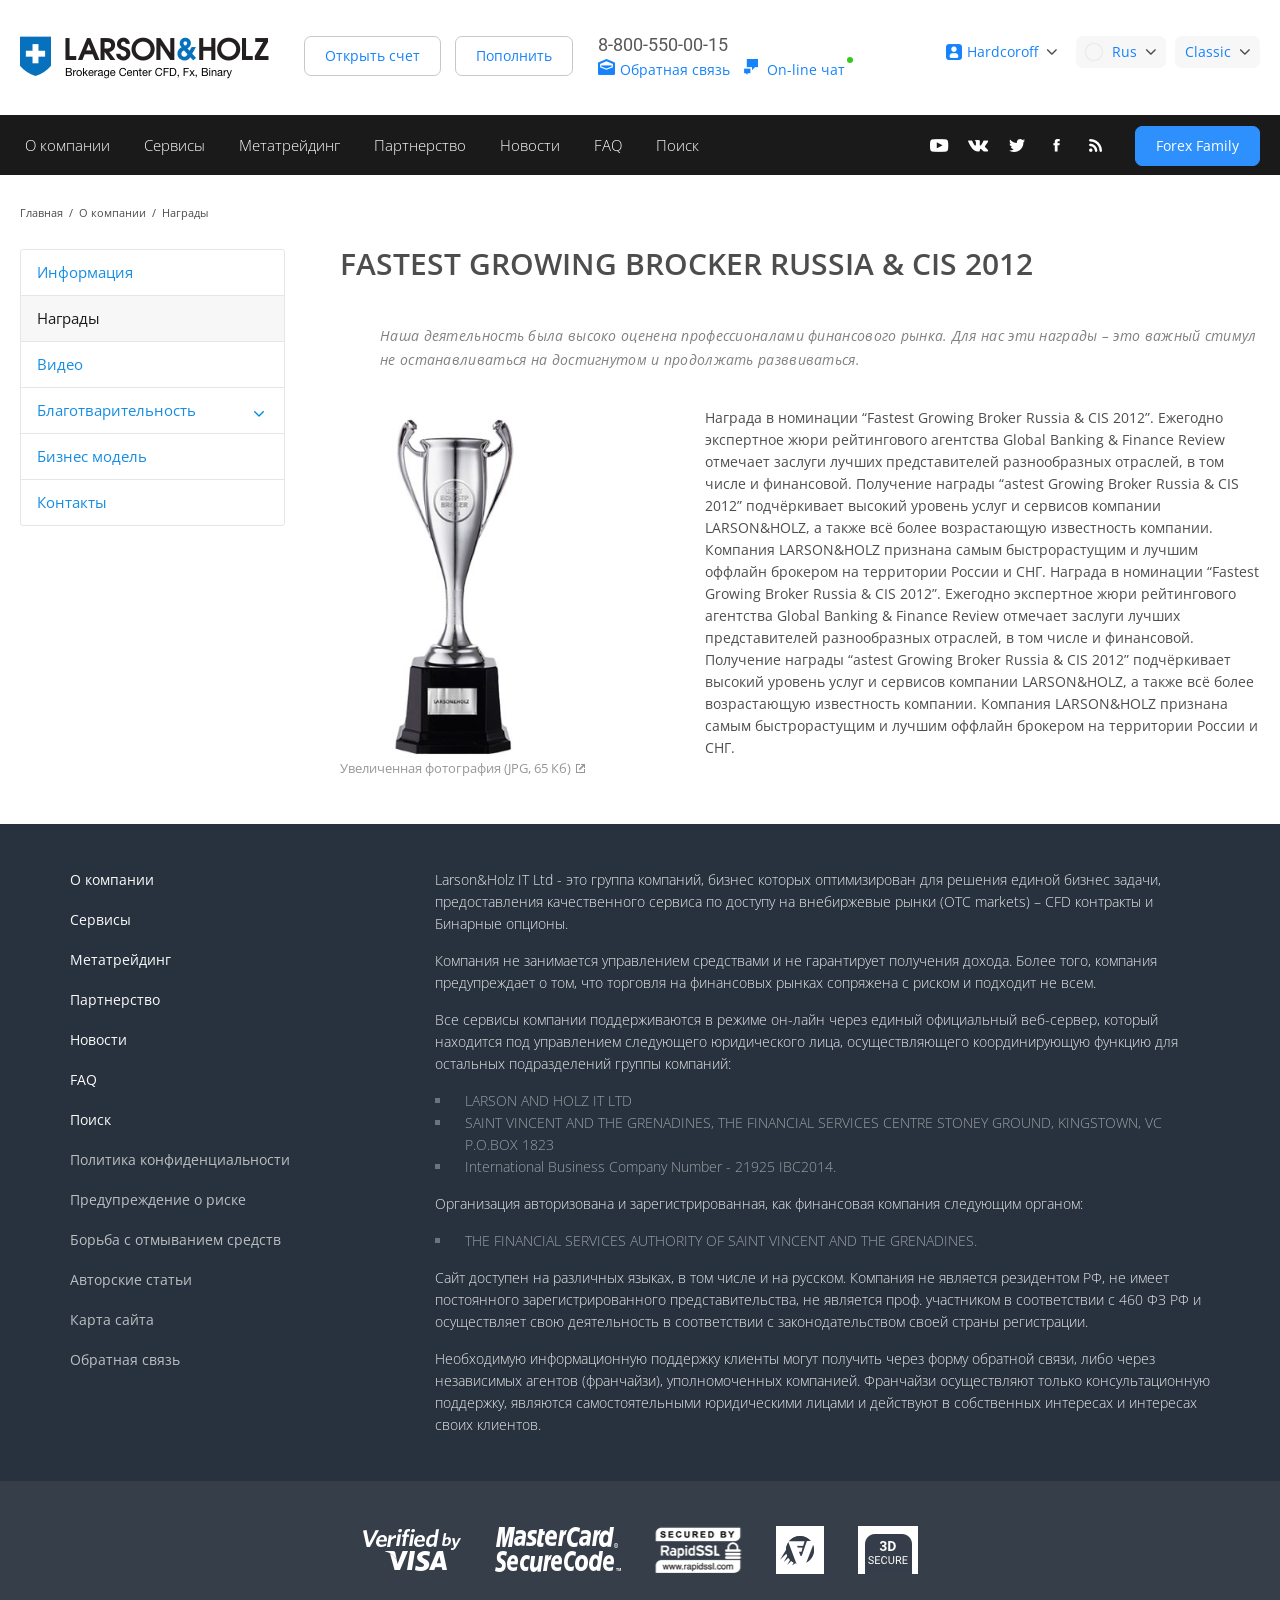
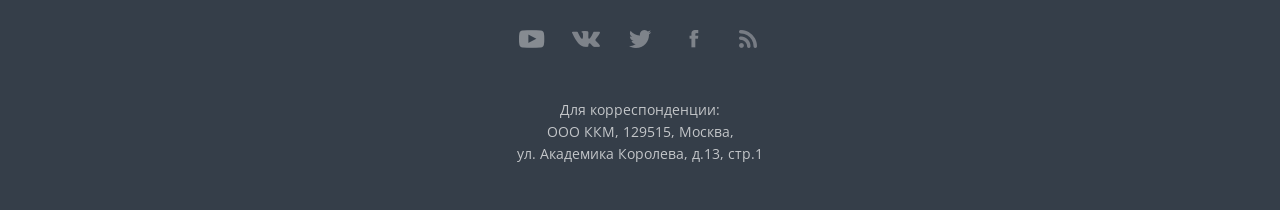
<file: honors.html>
<!DOCTYPE html>
<html lang="en">

<head>
    <meta charset="UTF-8">
    <title>larson | Награды</title>

    <link href='https://fonts.googleapis.com/css?family=Open+Sans:400,300,300italic,400italic,600,600italic,700,700italic,800,800italic&subset=latin,greek,greek-ext,cyrillic-ext,latin-ext,cyrillic' rel='stylesheet' type='text/css'>
    <link href='https://fonts.googleapis.com/css?family=Roboto:400,300,300italic,400italic,500,500italic,700,700italic&subset=latin,greek,greek-ext,cyrillic-ext,cyrillic' rel='stylesheet' type='text/css'>
    <link rel="stylesheet" href="css/style.css">
</head>

<body>
    <div class="main--site--wrapper">
        <header class="b-header clearfix">
            <div class="container">
                <a href="#" class="left b-logo"></a>
                <div class="b-header-buttons--wrapper left">
                    <a href="#" class="empty--button margin-right10 js--open--account">Открыть счет</a>
                    <a href="#" class="empty--button js--account--money">Пополнить</a>
                </div>
                <div class="b-header--phone--nuber--wrapper left">
                    <p class="b-header--the--phone margin-bottom5"><a class="b-header--the--phone--link" href="tel:8-800-550-00-15">8-800-550-00-15</a></p>
                    <p class="b-header--chat--feedback--wrapper">
                        <a href="#" class="link--feedback blue_link margin-right10"><i class="icon--feedback"></i>Обратная связь</a>
                        <a href="#" class="link--online_chat active blue_link"><i class="icon--online_chat"></i> On-line чат</a>
                    </p>
                </div>
                <div class="b-heder--right--side right">
                    <div class="dib b-header--cabinet--wrapper dib margin-right5">
                        <div class="b-dropdown--wrapper">
                            <div class="dropdown--current nobg blue_color"><i class="icon--cabinet"></i>Hardcoroff<span class="icon--select--trigger"></span></div>
                        </div>
                        <div class="b-cabinet--control tac hidden">
                            <div class="b-cabinet--control_inner clearfix">
                                <div class="w60 left">
                                    <a href="#" class="blue_btn">Личный кабинет</a>
                                </div>
                                <div class="w40 right">
                                    <a href="#" class="blue_link">Выход</a>
                                </div>
                            </div>
                        </div>
                    </div>
                    <div class="dib b-header--lang--wrapper whsnw dib margin-right5">
                        <div class="b-dropdown--wrapper">
                            <div class="dropdown--current blue_color"><i class="icon--lang icon--flag3"></i>Rus<span class="icon--select--trigger"></span></div>
                            <div class="b-dropdown hidden">
                                <ul class="b-dropdown--units">
                                    <li class="b-dropdown--item selector--header lang--item"><i class="icon--lang icon--flag3"></i>Rus</li>
                                    <li class="b-dropdown--item"><a class="b-dropdown--link lang--item" href="#"><i class="icon--lang icon--flag1"></i>Арабский</a></li>
                                    <li class="b-dropdown--item"><a class="b-dropdown--link lang--item" href="#"><i class="icon--lang icon--flag2"></i>Китайский</a></li>
                                    <li class="b-dropdown--item"><a class="b-dropdown--link lang--item" href="#"><i class="icon--lang icon--flag3"></i>Русский</a></li>
                                    <li class="b-dropdown--item"><a class="b-dropdown--link lang--item" href="#"><i class="icon--lang icon--flag4"></i>Испанский</a></li>
                                    <li class="b-dropdown--item"><a class="b-dropdown--link lang--item" href="#"><i class="icon--lang icon--flag5"></i>Французский</a></li>
                                    <li class="b-dropdown--item"><a class="b-dropdown--link lang--item" href="#"><i class="icon--lang icon--flag6"></i>Английский</a></li>
                                    <li class="b-dropdown--item"><a class="b-dropdown--link lang--item" href="#"><i class="icon--lang icon--flag7"></i>Немецкий</a></li>
                                    <li class="b-dropdown--item"><a class="b-dropdown--link lang--item" href="#"><i class="icon--lang icon--flag8"></i>Тайский</a></li>
                                    <li class="b-dropdown--item"><a class="b-dropdown--link lang--item" href="#"><i class="icon--lang icon--flag9"></i>Индонезийский</a></li>
                                    <li class="b-dropdown--item"><a class="b-dropdown--link lang--item" href="#"><i class="icon--lang icon--flag10"></i>США</a></li>
                                    <li class="b-dropdown--item"><a class="b-dropdown--link lang--item" href="#"><i class="icon--lang icon--flag11"></i>Польский</a></li>
                                    <li class="b-dropdown--item"><a class="b-dropdown--link lang--item" href="#"><i class="icon--lang icon--flag12"></i>Партугальский</a></li>
                                </ul>
                            </div>
                        </div>
                    </div>
                    <div class="dib b-header--view--wrapper dib">
                        <div class="b-dropdown--wrapper">
                            <div class="dropdown--current blue_color">Classic<span class="icon--select--trigger"></span></div>
                            <div class="b-dropdown hidden right--side--dd">
                                <ul class="b-dropdown--units tar">
                                    <li class="b-dropdown--item selector--header">Classic</li>
                                    <li class="b-dropdown--item"><a class="b-dropdown--link" href="#">Настройки</a></li>
                                    <li class="b-dropdown--item"><a class="b-dropdown--link" href="#">Настройки Настройки Настройки</a></li>
                                    <li class="b-dropdown--item"><a class="b-dropdown--link" href="#">Настройки</a></li>
                                    <li class="b-dropdown--item"><a class="b-dropdown--link" href="#">Настройки</a></li>
                                    <li class="b-dropdown--item"><a class="b-dropdown--link" href="#">Настройки</a></li>
                                    <li class="b-dropdown--item"><a class="b-dropdown--link" href="#">Настройки</a></li>
                                </ul>
                            </div>
                        </div>
                    </div>
                </div>
            </div>
        </header>
        <div class="b-main--page--parallax type2">
            <nav class="b-nav--menu blackbg clearfix">
                <div class="container">
                    <ul class="b-nav--menu_units left">
                        <li class="b-nav--menu_item">
                            <a class="b-nav--menu_link" href="#">О компании</a>
                            <ul class="b-nav--menu--dropdown hidden">
                                <li class="b-nav--menu--dropdown--item"><a href="https://lh-broker.ru/about_the_company_1/" class="b-nav--menu--dropdown--item--link">Информация</a></li>
                                <li class="b-nav--menu--dropdown--item"><a href="https://lh-broker.ru/about_the_company_5/" class="b-nav--menu--dropdown--item--link">Награды</a></li>
                                <li class="b-nav--menu--dropdown--item"><a href="https://lh-broker.ru/video/027/" class="b-nav--menu--dropdown--item--link">Видео</a></li>
                                <li class="b-nav--menu--dropdown--item"><a href="https://lh-broker.ru/charity_1/" class="b-nav--menu--dropdown--item--link">Благотворительность</a></li>
                                <li class="b-nav--menu--dropdown--item"><a href="https://lh-broker.ru/about_the_company_2/" class="b-nav--menu--dropdown--item--link">Бизнес Модель</a></li>
                                <li class="b-nav--menu--dropdown--item"><a href="https://lh-broker.ru/about_the_company_4/" class="b-nav--menu--dropdown--item--link">Контакты</a></li>
                            </ul>
                        </li>
                        <li class="b-nav--menu_item">
                            <a class="b-nav--menu_link" href="#">Сервисы</a>
                            <ul class="b-nav--menu--dropdown hidden">
                                <li class="b-nav--menu--dropdown--item">
                                    <a href="https://lh-broker.ru/services_1/" class="b-nav--menu--dropdown--item--link">Виды счетов</a>
                                    <ul class="b-nav--menu--dropdown--3rd--listing hidden">
                                        <li class="b-nav--menu--dropdown--3rd--item"><a href="https://lh-broker.ru/services_1/" class="b-nav--menu--dropdown--3rd--item--link">Общая информация</a></li>
                                        <li class="b-nav--menu--dropdown--3rd--item"><a href="https://lh-broker.ru/forex_classic/" class="b-nav--menu--dropdown--3rd--item--link">Классические счета</a></li>
                                        <li class="b-nav--menu--dropdown--3rd--item"><a href="https://lh-broker.ru/services_5/" class="b-nav--menu--dropdown--3rd--item--link">NDD / ECN счета</a></li>
                                        <li class="b-nav--menu--dropdown--3rd--item"><a href="https://lh-broker.ru/options/" class="b-nav--menu--dropdown--3rd--item--link">Бинарные опционы</a></li>
                                    </ul>
                                </li>
                                <li class="b-nav--menu--dropdown--item"><a href="https://lh-broker.ru/services_2/" class="b-nav--menu--dropdown--item--link">Спецификации</a></li>
                                <li class="b-nav--menu--dropdown--item"><a href="https://lh-broker.ru/services_3/" class="b-nav--menu--dropdown--item--link">Торговые опции</a></li>
                                <li class="b-nav--menu--dropdown--item"><a href="https://lh-broker.ru/dividends/" class="b-nav--menu--dropdown--item--link">Начисление дивидендов</a></li>
                                <li class="b-nav--menu--dropdown--item"><a href="https://lh-broker.ru/forex_classic/" class="b-nav--menu--dropdown--item--link">Классические счета</a></li>
                                <li class="b-nav--menu--dropdown--item"><a href="https://lh-broker.ru/services_5/ " class="b-nav--menu--dropdown--item--link">NDD / ECN счета</a></li>
                                <li class="b-nav--menu--dropdown--item">
                                    <a href="https://lh-broker.ru/monthly_contest/" class="b-nav--menu--dropdown--item--link">Конкурсные счета</a>
                                    <ul class="b-nav--menu--dropdown--3rd--listing hidden">
                                        <li class="b-nav--menu--dropdown--3rd--item"><a href="https://lh-broker.ru/monthly_contest/ " class="b-nav--menu--dropdown--3rd--item--link">О конкурсе</a></li>
                                        <li class="b-nav--menu--dropdown--3rd--item"><a href="https://lh-broker.ru/rating_2/ " class="b-nav--menu--dropdown--3rd--item--link">Правила</a></li>
                                        <li class="b-nav--menu--dropdown--3rd--item"><a href="https://lh-broker.ru/rating_1/ " class="b-nav--menu--dropdown--3rd--item--link">Рейтинговая таблица</a></li>
                                        <li class="b-nav--menu--dropdown--3rd--item"><a href="https://lh-broker.ru/rating_3/" class="b-nav--menu--dropdown--3rd--item--link">Результаты и награды</a></li>
                                    </ul>
                                </li>
                                <li class="b-nav--menu--dropdown--item"><a href="https://lh-broker.ru/options/" class="b-nav--menu--dropdown--item--link">Бинарные опционы</a></li>
                                <li class="b-nav--menu--dropdown--item">
                                    <a href="https://lh-broker.ru/options/" class="b-nav--menu--dropdown--item--link">Социальная сеть трейдеров</a>
                                    <ul class="b-nav--menu--dropdown--3rd--listing hidden">
                                        <li class="b-nav--menu--dropdown--3rd--item"><a href="https://lh-broker.ru/rating_1/ " class="b-nav--menu--dropdown--3rd--item--link">Торговая среда</a></li>
                                        <li class="b-nav--menu--dropdown--3rd--item"><a href="https://lh-broker.ru/rating_4/ " class="b-nav--menu--dropdown--3rd--item--link">Копирование сделок</a></li>
                                    </ul>
                                </li>
                            </ul>
                        </li>
                        <li class="b-nav--menu_item">
                            <a class="b-nav--menu_link" href="#">Метатрейдинг</a>
                            <ul class="b-nav--menu--dropdown hidden">
                                <li class="b-nav--menu--dropdown--item"><a href="https://lh-broker.ru/bank/RateStreamer/" class="b-nav--menu--dropdown--item--link">Десктопная версия</a></li>
                                <li class="b-nav--menu--dropdown--item"><a href="https://lh-broker.ru/Mobile_Trading/" class="b-nav--menu--dropdown--item--link">Мобильная версия</a></li>
                            </ul>
                        </li>
                        <li class="b-nav--menu_item">
                            <a class="b-nav--menu_link" href="#">Партнерство</a>
                            <ul class="b-nav--menu--dropdown hidden">
                                <li class="b-nav--menu--dropdown--item"><a href="https://lh-broker.ru/Mobile_Trading/" class="b-nav--menu--dropdown--item--link">Виды партнерств</a></li>
                                <li class="b-nav--menu--dropdown--item"><a href="https://lh-broker.ru/partnership_2/" class="b-nav--menu--dropdown--item--link">Наши условия</a></li>
                                <li class="b-nav--menu--dropdown--item"><a href="https://lh-broker.ru/partnership_3/" class="b-nav--menu--dropdown--item--link">Веб представитель</a></li>
                                <li class="b-nav--menu--dropdown--item"><a href="https://lh-broker.ru/partnership_4/" class="b-nav--menu--dropdown--item--link">Открытие офиса</a></li>
                            </ul>
                        </li>
                        <li class="b-nav--menu_item">
                            <a class="b-nav--menu_link" href="#">Новости</a>
                            <ul class="b-nav--menu--dropdown hidden">
                                <li class="b-nav--menu--dropdown--item"><a href="https://lh-broker.ru/news/" class="b-nav--menu--dropdown--item--link">Новости компании</a></li>
                                <li class="b-nav--menu--dropdown--item"><a href="https://lh-broker.ru/businessnews/" class="b-nav--menu--dropdown--item--link">Экономические новости</a></li>
                                <li class="b-nav--menu--dropdown--item"><a href="https://lh-broker.ru/video/shok-prognozy/" class="b-nav--menu--dropdown--item--link">Шокируюшие прогнозы</a></li>
                            </ul>
                        </li>
                        <li class="b-nav--menu_item"><a class="b-nav--menu_link" href="https://lh-broker.ru/faq_1/">FAQ</a></li>
                        <li class="b-nav--menu_item"><a class="b-nav--menu_link" href="#">Поиск</a></li>
                    </ul>
                    <div class="b-nav--forexfamily--wrapper right">
                        <a href="https://lh-broker.ru/FOREXFamily/" class="blue_btn">Forex Family</a>
                    </div>
                    <div class="b-nav--socialmedia--units--wrapper right">
                        <ul class="b-nav--socialmedia--units">
                            <li class="b-nav--social_item"><a class="b-nav--social_link" href="#"><i class="icon--soc1"></i></a></li>
                            <li class="b-nav--social_item"><a class="b-nav--social_link" href="#"><i class="icon--soc2"></i></a></li>
                            <li class="b-nav--social_item"><a class="b-nav--social_link" href="#"><i class="icon--soc3"></i></a></li>
                            <li class="b-nav--social_item"><a class="b-nav--social_link" href="#"><i class="icon--soc4"></i></a></li>
                            <li class="b-nav--social_item"><a class="b-nav--social_link" href="#"><i class="icon--soc5"></i></a></li>
                        </ul>
                    </div>
                </div>
            </nav>

        </div>

        <div class="container clearfix">
            <div class="b-site-breadcrumb">
                <ul class="b-site-breadcrumb__menu">
                    <li class="b-site-breadcrumb__list-outer"><a class="b-site-breadcrumb__item-menu" href="#">Главная</a></li>
                    <li class="b-site-breadcrumb__list-outer"><a class="b-site-breadcrumb__item-menu" href="#">О компании</a></li>
                    <li class="b-site-breadcrumb__list-outer">Награды</li>
                </ul>
            </div>
        </div>

        <div class="container clearfix">

            <div class="b-content-page-left-side left">
                <div class="b-site-left__outer-box">
                    <ul class="b-site-left__blue-menu">
                        <li class="b-site__blue-menu-inner"><a href="#" class="b-site__blue-menu-item">Информация</a></li>
                        <li class="b-site__blue-menu-inner"><a href="#" class="b-site__blue-menu-item b-active">Награды</a></li>
                        <li class="b-site__blue-menu-inner"><a href="#" class="b-site__blue-menu-item">Видео</a></li>
                        <li class="b-site__blue-menu-inner"><a href="#" class="b-site__blue-menu-item tree-menu open-tree">Благотварительность</a>
                            <ul class="sub-tree-menu">
                                <li class="b-site__blue-menu-sub-inner"><a href="#" class="b-site__blue-sub-menu-item">Ссылка 1</a></li>
                                <li class="b-site__blue-menu-sub-inner"><a href="#" class="b-site__blue-sub-menu-item">Ссылка 2</a></li>
                                <li class="b-site__blue-menu-sub-inner"><a href="#" class="b-site__blue-sub-menu-item">Ссылка 3</a></li>
                                <li class="b-site__blue-menu-sub-inner"><a href="#" class="b-site__blue-sub-menu-item">Ссылка 4</a></li>
                            </ul>
                        </li>
                        <li class="b-site__blue-menu-inner"><a href="#" class="b-site__blue-menu-item">Бизнес модель</a></li>
                        <li class="b-site__blue-menu-inner"><a href="#" class="b-site__blue-menu-item">Контакты</a></li>
                    </ul>
                </div>
            </div>

            <div class="b-content-page-right-side ovh">
                <div class="b-site-faq-content__inner">
                    <div class="title-faq-page">
                        <h1>FASTEST GROWING BROCKER RUSSIA & CIS 2012</h1>
                        <p class="quote-sub-text margin-bottom35">
                           Наша деятельность была высоко оценена профессионалами финансового рынка. Для нас эти награды – это важный стимул не останавливаться на достигнутом и продолжать разввиваться.
                        </p>
                    </div>



                    <div class="b-content-honor-type-outer clearfix">
                        <div class="b-content-honor__photo left">
                         <div class="b-content-honor__inner-photo">
                           <img src="images/rewards/cup1@2x.jpg" />
                          </div> 
                           <a class="b-content-honor__popup-photo db" href="#">Увеличенная фотография (JPG, 65 Кб)</a>
                        </div>
                        
                        <div class="b-content-honor__full-text gnt right">                       
                        <p>
                        Награда в номинации “Fastest Growing Broker Russia & CIS 2012”. Ежегодно экспертное жюри рейтингового агентства Global Banking & Finance Review отмечает заслуги лучших представителей разнообразных отраслей, в том числе и финансовой. Получение награды “astest Growing Broker Russia & CIS 2012” подчёркивает высокий уровень услуг и сервисов компании LARSON&HOLZ, а также всё более возрастающую известность компании. Компания LARSON&HOLZ признана самым быстрорастущим и лучшим оффлайн брокером на территории России и СНГ.  Награда в номинации “Fastest Growing Broker Russia & CIS 2012”. Ежегодно экспертное жюри рейтингового агентства Global Banking & Finance Review отмечает заслуги лучших представителей разнообразных отраслей, в том числе и финансовой. Получение награды “astest Growing Broker Russia & CIS 2012” подчёркивает высокий уровень услуг и сервисов компании LARSON&HOLZ, а также всё более возрастающую известность компании. Компания LARSON&HOLZ признана самым быстрорастущим и лучшим оффлайн брокером на территории России и СНГ.
                        </p>  
                        </div>

                    </div>

                </div>
            </div>
        </div>
    </div>



    <footer>
        <div class="b-information--footer clearfix">
            <div class="container--inside">
                <nav class="b-footer--menu--nav left">
                    <ul class="b-footer_menu--units">
                        <li class="b-footer_menu--item"><a href="#" class="b-footer_menu--link">О компании</a></li>
                        <li class="b-footer_menu--item"><a href="#" class="b-footer_menu--link">Сервисы</a></li>
                        <li class="b-footer_menu--item"><a href="#" class="b-footer_menu--link">Метатрейдинг</a></li>
                        <li class="b-footer_menu--item"><a href="#" class="b-footer_menu--link">Партнерство</a></li>
                        <li class="b-footer_menu--item"><a href="#" class="b-footer_menu--link">Новости</a></li>
                        <li class="b-footer_menu--item"><a href="#" class="b-footer_menu--link">FAQ</a></li>
                        <li class="b-footer_menu--item"><a href="#" class="b-footer_menu--link">Поиск</a></li>
                        <li class="b-footer_menu--item"><a href="#" class="b-footer_menu--link gray">Политика конфиденциальности</a></li>
                        <li class="b-footer_menu--item"><a href="#" class="b-footer_menu--link gray">Предупреждение о риске</a></li>
                        <li class="b-footer_menu--item"><a href="#" class="b-footer_menu--link gray">Борьба с отмыванием средств</a></li>
                        <li class="b-footer_menu--item"><a href="#" class="b-footer_menu--link gray">Авторские статьи</a></li>
                        <li class="b-footer_menu--item"><a href="#" class="b-footer_menu--link gray">Карта сайта</a></li>
                        <li class="b-footer_menu--item"><a href="#" class="b-footer_menu--link gray">Обратная связь</a></li>
                    </ul>
                </nav>
                <aside class="b-footer--information right">
                    <p>Larson&Holz IT Ltd - это группа компаний, бизнес которых оптимизирован для решения единой бизнес задачи, предоставления качественного сервиса по доступу на внебиржевые рынки (OTC markets) – CFD контракты и Бинарные опционы.</p>
                    <p>Компания не занимается управлением средствами и не гарантирует получения дохода. Более того, компания предупреждает о том, что торговля на финансовых рынках сопряжена с риском и подходит не всем. </p>
                    <p>Все сервисы компании поддерживаются в режиме он-лайн через единый официальный веб-сервер, который находится под управлением следующего юридического лица, осуществляющего координирующую функцию для остальных подразделений группы компаний:</p>

                    <ul class="b-footer--gray--color">
                        <li>LARSON AND HOLZ IT LTD</li>
                        <li>SAINT VINCENT AND THE GRENADINES, THE FINANCIAL SERVICES CENTRE STONEY GROUND, KINGSTOWN, VC P.O.BOX 1823</li>
                        <li>International Business Company Number - 21925 IBC2014.</li>
                    </ul>
                    <p>Организация авторизована и зарегистрированная, как финансовая компания следующим органом: </p>

                    <ul class="b-footer--gray--color">
                        <li>THE FINANCIAL SERVICES AUTHORITY OF SAINT VINCENT AND THE GRENADINES.</li>
                    </ul>

                    <p>Сайт доступен на различных языках, в том числе и на русском. Компания не является резидентом РФ, не имеет постоянного зарегистрированного представительства, не является проф. участником в соответствии с 460 ФЗ РФ и осуществляет свою деятельность в соответствии с законодательством своей страны регистрации.</p>

                    <p>Необходимую информационную поддержку клиенты могут получить через форму обратной связи, либо через независимых агентов (франчайзи), уполномоченных компанией. Франчайзи осуществляют только консультационную поддержку, являются самостоятельными юридическими лицами и действуют в собственных интересах и интересах своих клиентов.</p>
                </aside>
            </div>
        </div>

        <div class="b-copyright--footer tac">
            <div class="container">
                <div class="b-footer--payment--methods tac">
                    <div class="dib vam b-footer--payment--item payment1"></div>
                    <div class="dib vam b-footer--payment--item payment2"></div>
                    <div class="dib vam b-footer--payment--item payment3"></div>
                    <div class="dib vam b-footer--payment--item payment4"></div>
                    <div class="dib vam b-footer--payment--item payment5"></div>
                </div>
                <div class="b-footer--social">
                    <a href="#" class="dib vam b-footer--social--icon footer-social-yt"></a>
                    <a href="#" class="dib vam b-footer--social--icon footer-social-vk"></a>
                    <a href="#" class="dib vam b-footer--social--icon footer-social-tw"></a>
                    <a href="#" class="dib vam b-footer--social--icon footer-social-fb"></a>
                    <a href="#" class="dib vam b-footer--social--icon footer-social-rss"></a>
                </div>
                <div class="b-footer--address">
                    <p>Для корреспонденции:</p>
                    <p>ООО ККМ, 129515, Москва, </p>
                    <p>ул. Академика Королева, д.13, стр.1</p>
                </div>
            </div>
        </div>
    </footer>
    </div>





    <script src="js/jquery.min.js"></script>

    <!-- // <script src="js/retina.js"></script> -->
    <script src="js/countdown.js"></script>
    <script src="js/owl.carousel.min.js"></script>
    <!-- // <script src="PP/PP.js"></script> -->
    <script src="js/custom.js"></script>
</body>

</html>
</file>
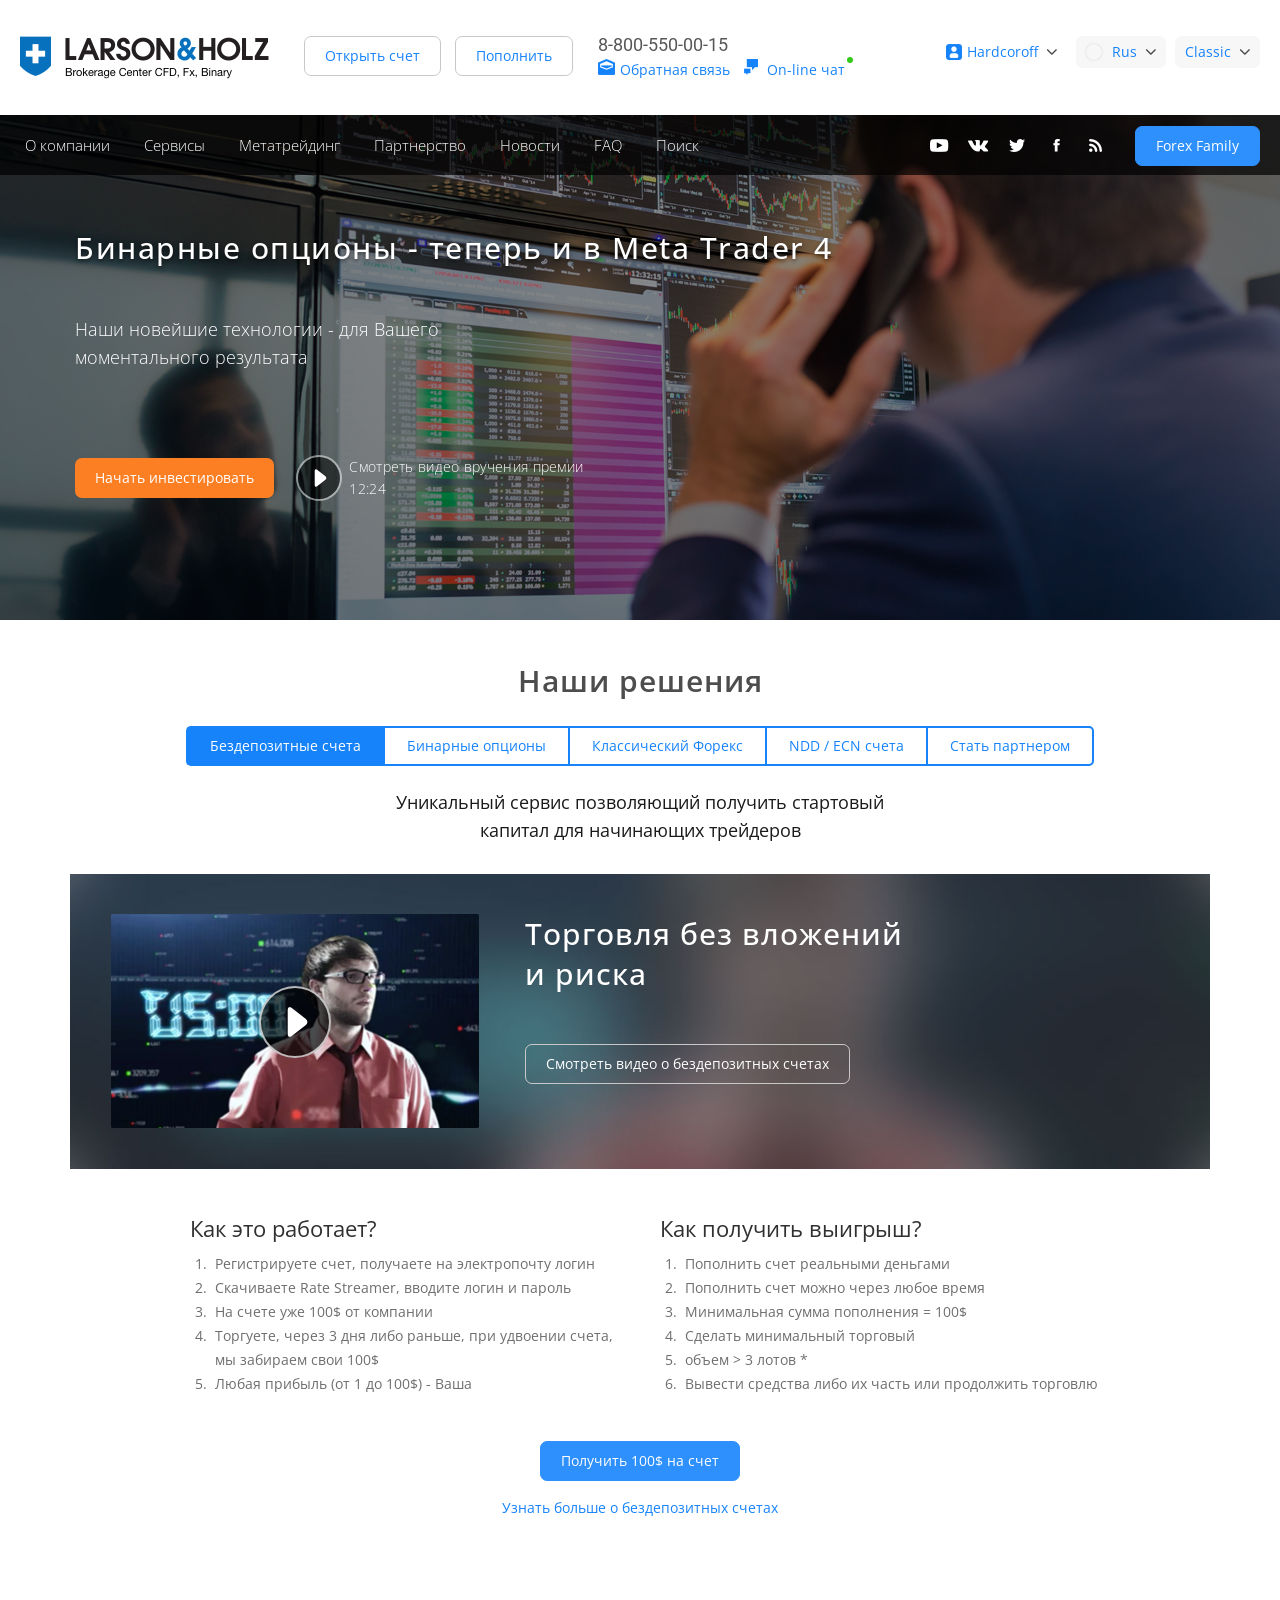
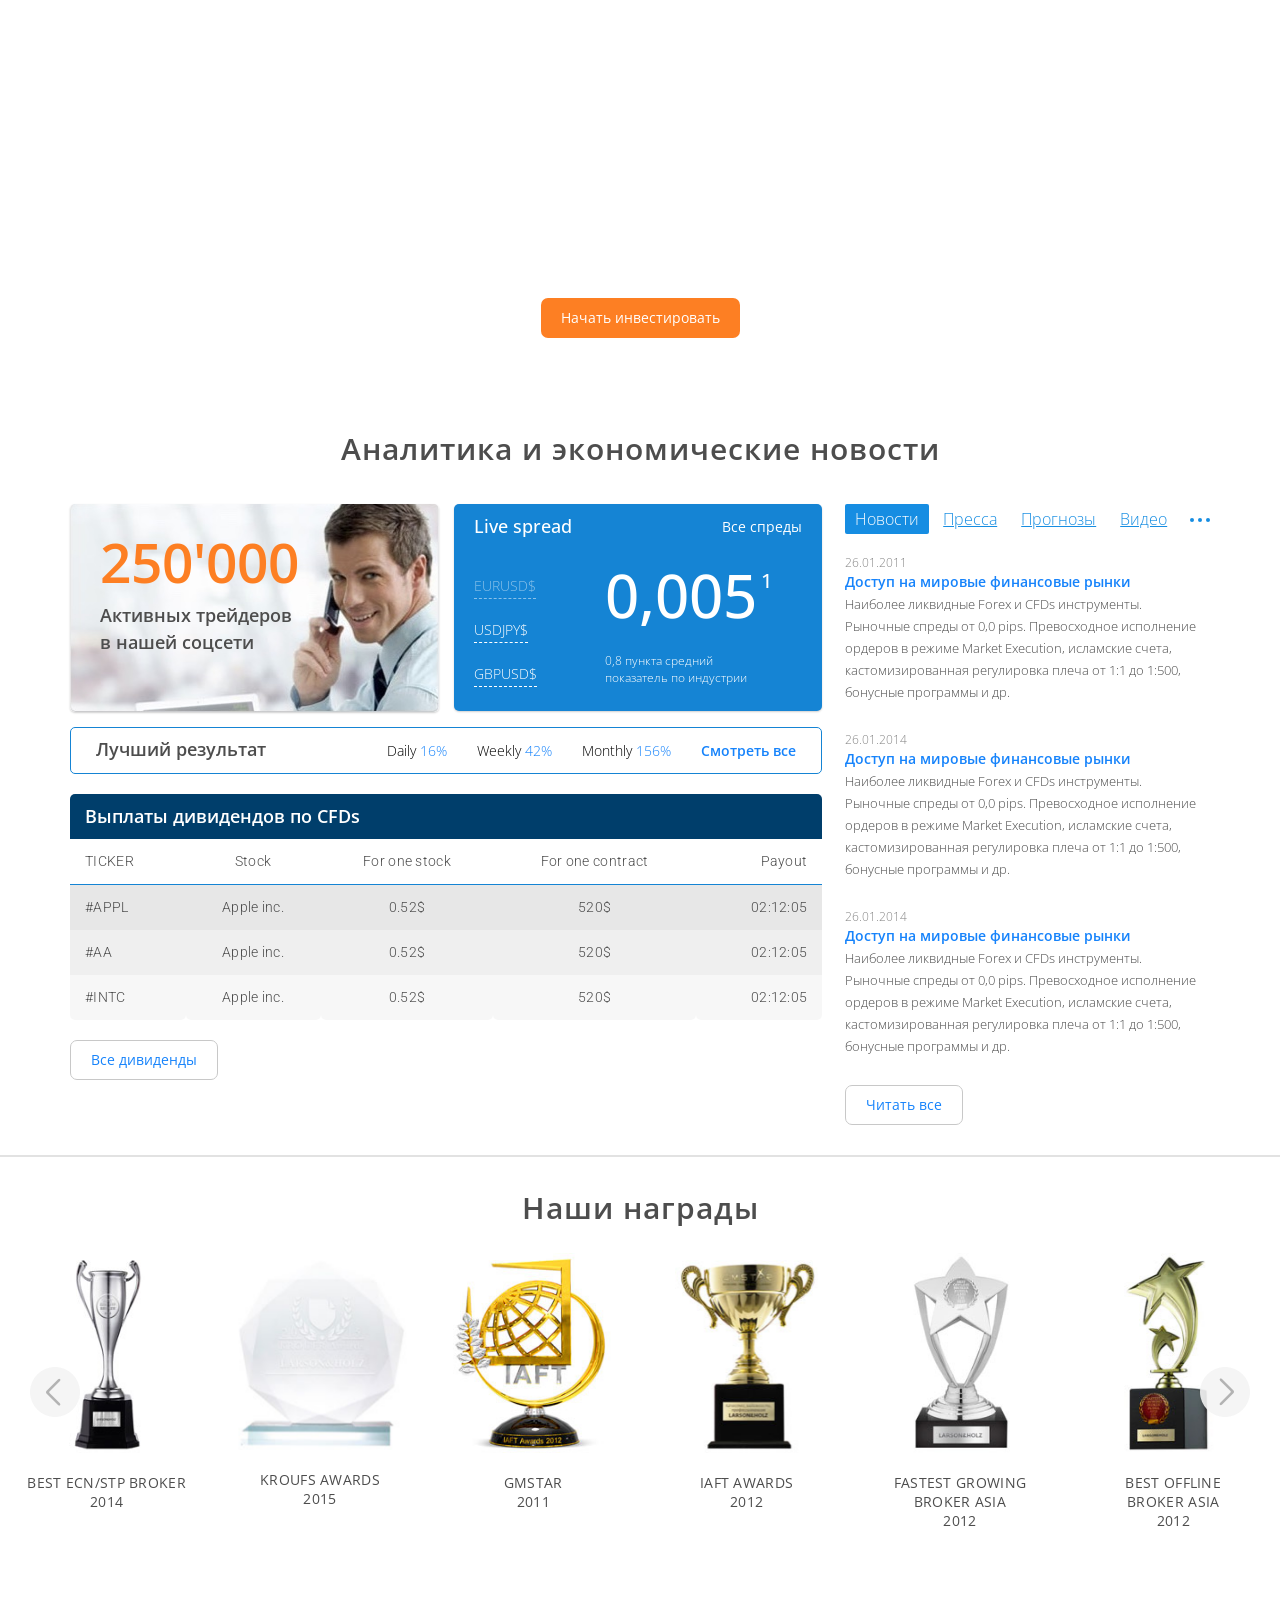
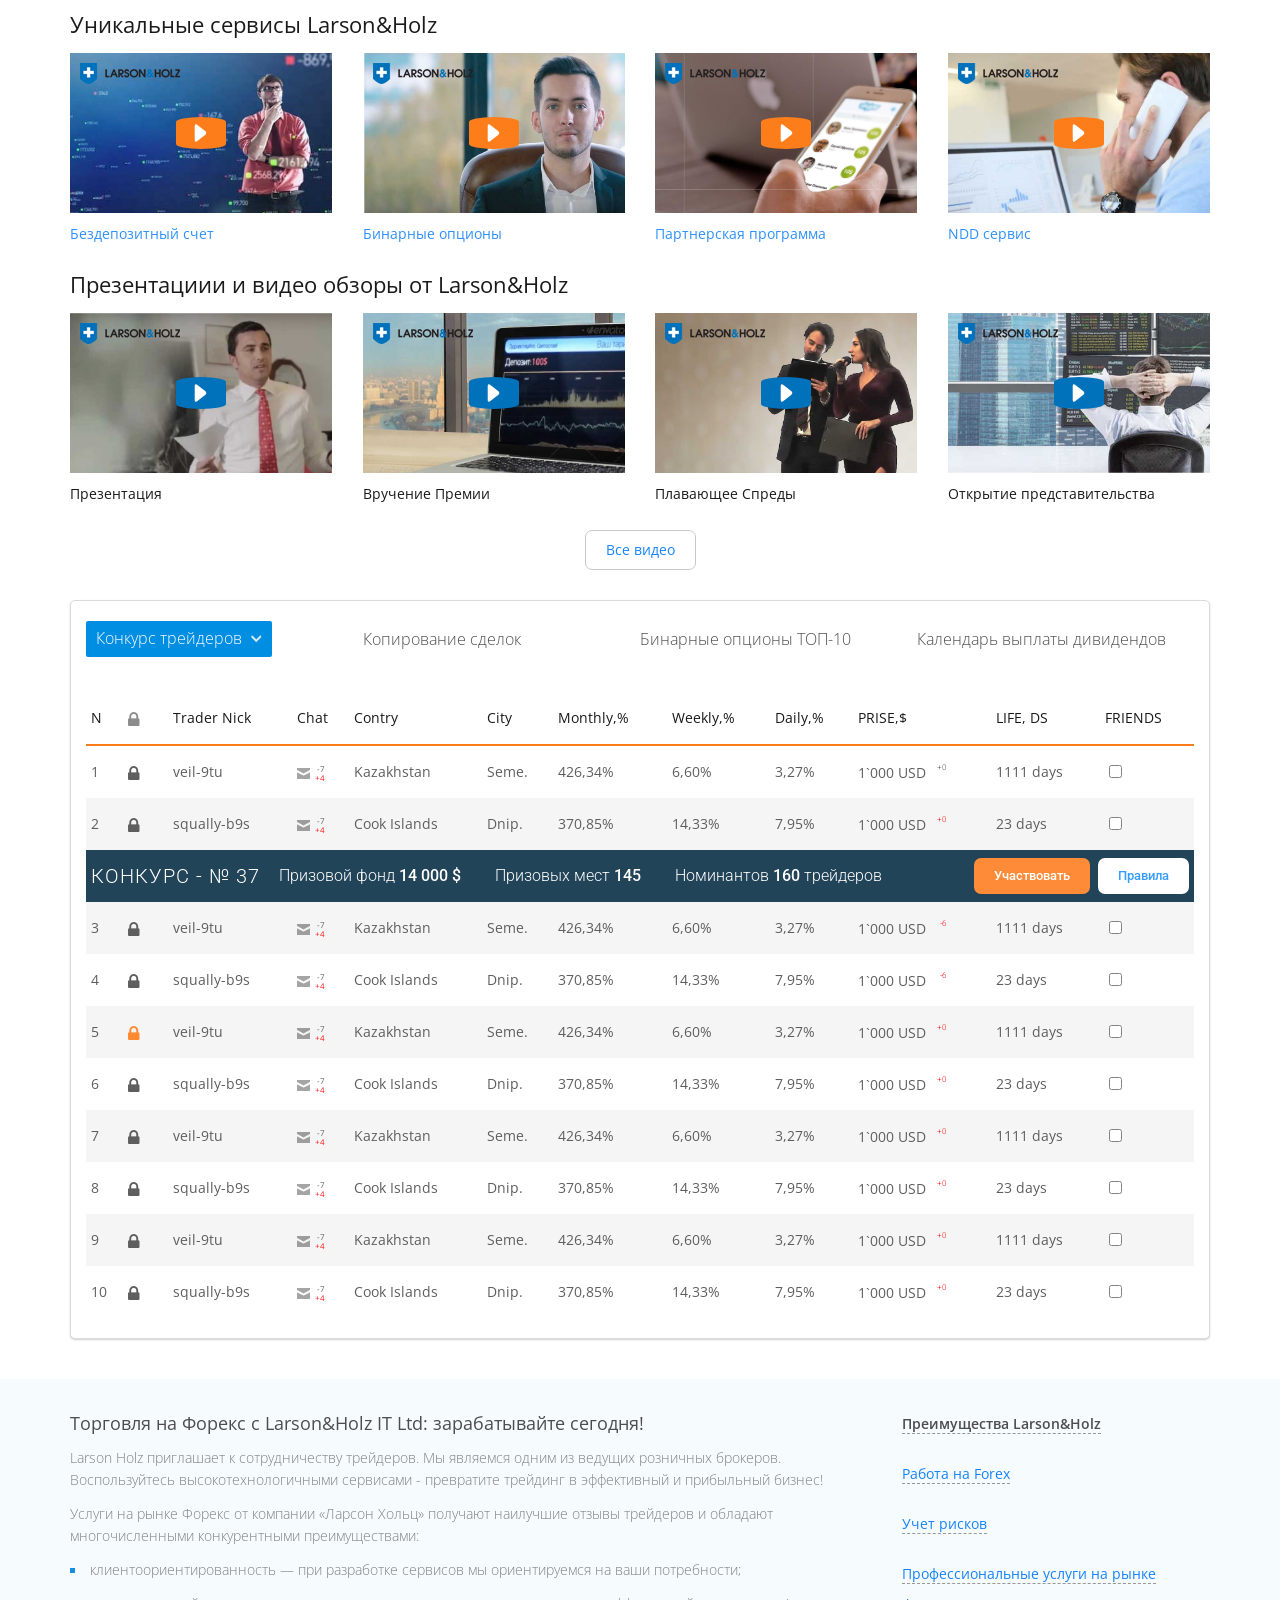
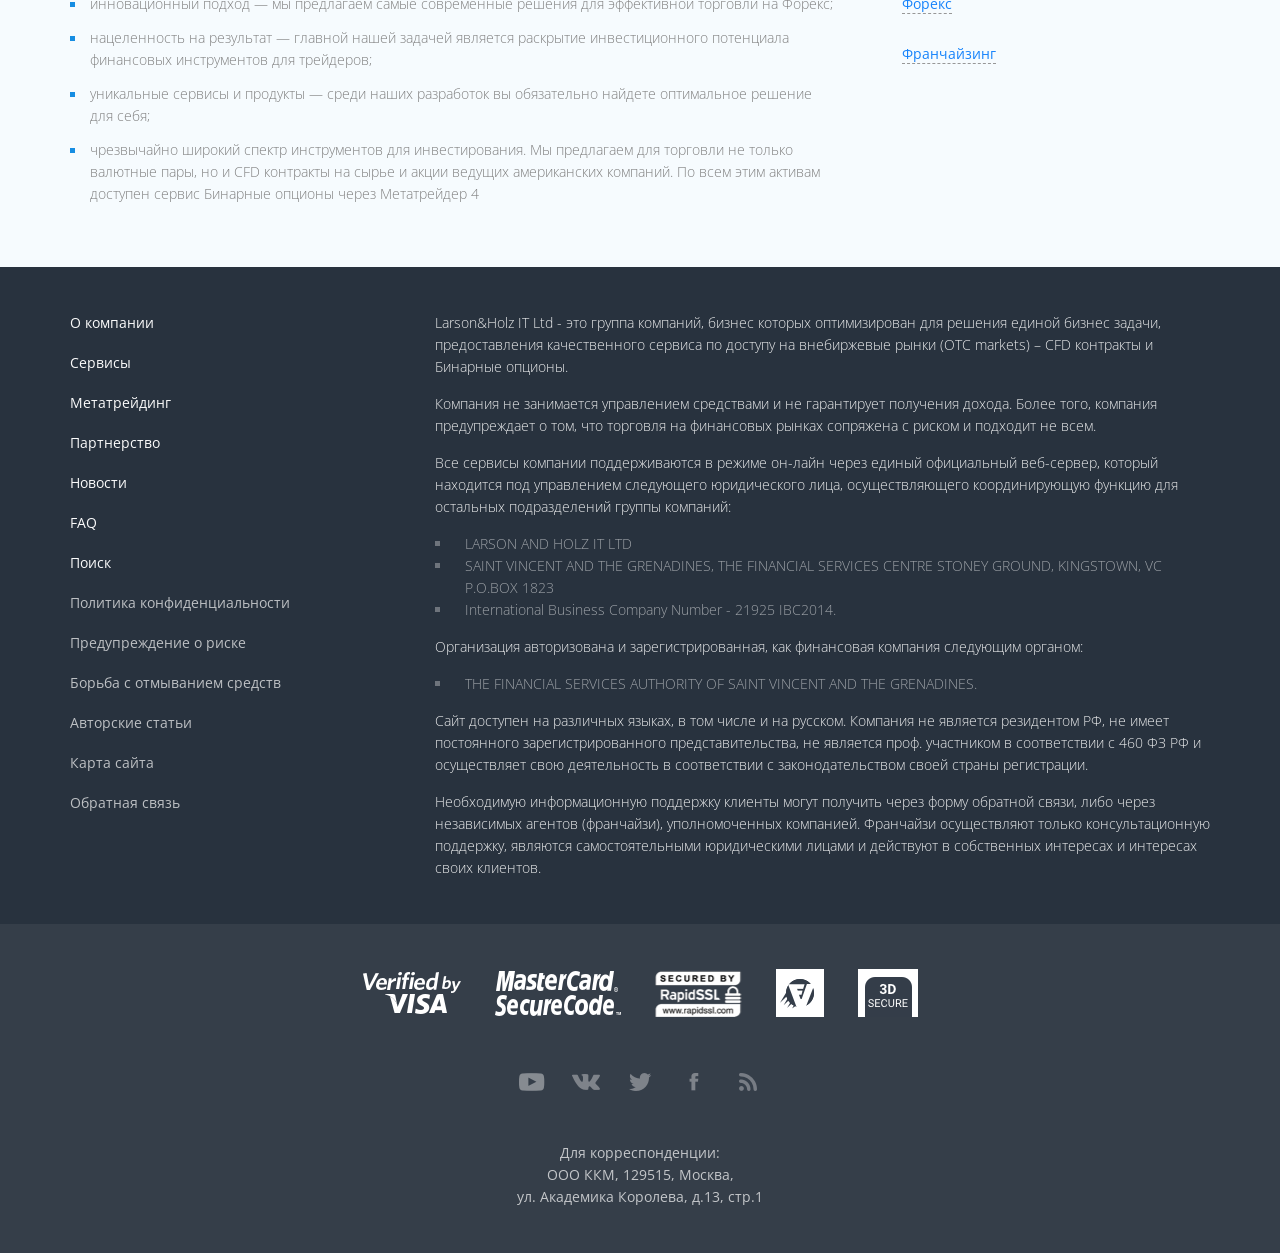
<file: index2.html>
<!DOCTYPE html>
<html lang="en">
<head>
	<meta charset="UTF-8">
	<title>larson</title>
	
	<link href='https://fonts.googleapis.com/css?family=Open+Sans:400,300,300italic,400italic,600,600italic,700,700italic,800,800italic&subset=latin,greek,greek-ext,cyrillic-ext,latin-ext,cyrillic' rel='stylesheet' type='text/css'>
    <link href='https://fonts.googleapis.com/css?family=Roboto:400,300,300italic,400italic,500,500italic,700,700italic&subset=latin,greek,greek-ext,cyrillic-ext,cyrillic' rel='stylesheet' type='text/css'>
	<link rel="stylesheet" href="css/style.css">
</head>
<body>
	<div class="main--site--wrapper">
		<header class="b-header clearfix">
			<div class="container">
				<a href="#" class="left b-logo"></a>
				<div class="b-header-buttons--wrapper left">
					<a href="#" class="empty--button margin-right10 js--open--account">Открыть счет</a>
					<a href="#" class="empty--button js--account--money">Пополнить</a>
				</div>
				<div class="b-header--phone--nuber--wrapper left">
					<p class="b-header--the--phone margin-bottom5"><a class="b-header--the--phone--link" href="tel:8-800-550-00-15">8-800-550-00-15</a></p>
					<p class="b-header--chat--feedback--wrapper">
						<a href="#" class="link--feedback blue_link margin-right10"><i class="icon--feedback"></i>Обратная связь</a>
						<a href="#" class="link--online_chat active blue_link"><i class="icon--online_chat"></i> On-line чат</a>
					</p>
				</div>
				<div class="b-heder--right--side right">
					<div class="dib b-header--cabinet--wrapper dib margin-right5">
						<div class="b-dropdown--wrapper">
							<div class="dropdown--current nobg blue_color"><i class="icon--cabinet"></i>Hardcoroff<span class="icon--select--trigger"></span></div>
						</div>
						<div class="b-cabinet--control tac hidden">
							<div class="b-cabinet--control_inner clearfix">
								<div class="w60 left">
									<a href="#" class="blue_btn">Личный кабинет</a>
								</div>
								<div class="w40 right">
									<a href="#" class="blue_link">Выход</a>
								</div>
							</div>
						</div>
					</div>
					<div class="dib b-header--lang--wrapper whsnw dib margin-right5">
						<div class="b-dropdown--wrapper">
							<div class="dropdown--current blue_color"><i class="icon--lang icon--flag3"></i>Rus<span class="icon--select--trigger"></span></div>
							<div class="b-dropdown hidden">
								<ul class="b-dropdown--units">
									<li class="b-dropdown--item selector--header lang--item"><i class="icon--lang icon--flag3"></i>Rus</li>
									<li class="b-dropdown--item"><a class="b-dropdown--link lang--item" href="#"><i class="icon--lang icon--flag1"></i>Арабский</a></li>
									<li class="b-dropdown--item"><a class="b-dropdown--link lang--item" href="#"><i class="icon--lang icon--flag2"></i>Китайский</a></li>
									<li class="b-dropdown--item"><a class="b-dropdown--link lang--item" href="#"><i class="icon--lang icon--flag3"></i>Русский</a></li>
									<li class="b-dropdown--item"><a class="b-dropdown--link lang--item" href="#"><i class="icon--lang icon--flag4"></i>Испанский</a></li>
									<li class="b-dropdown--item"><a class="b-dropdown--link lang--item" href="#"><i class="icon--lang icon--flag5"></i>Французский</a></li>
									<li class="b-dropdown--item"><a class="b-dropdown--link lang--item" href="#"><i class="icon--lang icon--flag6"></i>Английский</a></li>
									<li class="b-dropdown--item"><a class="b-dropdown--link lang--item" href="#"><i class="icon--lang icon--flag7"></i>Немецкий</a></li>
									<li class="b-dropdown--item"><a class="b-dropdown--link lang--item" href="#"><i class="icon--lang icon--flag8"></i>Тайский</a></li>
									<li class="b-dropdown--item"><a class="b-dropdown--link lang--item" href="#"><i class="icon--lang icon--flag9"></i>Индонезийский</a></li>
									<li class="b-dropdown--item"><a class="b-dropdown--link lang--item" href="#"><i class="icon--lang icon--flag10"></i>США</a></li>
									<li class="b-dropdown--item"><a class="b-dropdown--link lang--item" href="#"><i class="icon--lang icon--flag11"></i>Польский</a></li>
									<li class="b-dropdown--item"><a class="b-dropdown--link lang--item" href="#"><i class="icon--lang icon--flag12"></i>Партугальский</a></li>
								</ul>
							</div>
						</div>
					</div>
					<div class="dib b-header--view--wrapper dib">
						<div class="b-dropdown--wrapper">
							<div class="dropdown--current blue_color">Classic<span class="icon--select--trigger"></span></div>
							<div class="b-dropdown hidden right--side--dd">
								<ul class="b-dropdown--units tar">
									<li class="b-dropdown--item selector--header">Classic</li>
									<li class="b-dropdown--item"><a class="b-dropdown--link" href="#">Настройки</a></li>
									<li class="b-dropdown--item"><a class="b-dropdown--link" href="#">Настройки Настройки Настройки</a></li>
									<li class="b-dropdown--item"><a class="b-dropdown--link" href="#">Настройки</a></li>
									<li class="b-dropdown--item"><a class="b-dropdown--link" href="#">Настройки</a></li>
									<li class="b-dropdown--item"><a class="b-dropdown--link" href="#">Настройки</a></li>
									<li class="b-dropdown--item"><a class="b-dropdown--link" href="#">Настройки</a></li>
								</ul>
							</div>
						</div>
					</div>
				</div>
			</div>
		</header>
		<div class="b-main--page--parallax type2">
			<nav class="b-nav--menu clearfix">
				<div class="container">
					<ul class="b-nav--menu_units left">
						<li class="b-nav--menu_item">
							<a class="b-nav--menu_link" href="#">О компании</a>
							<ul class="b-nav--menu--dropdown hidden">
								<li class="b-nav--menu--dropdown--item"><a href="https://lh-broker.ru/about_the_company_1/" class="b-nav--menu--dropdown--item--link">Информация</a></li>
								<li class="b-nav--menu--dropdown--item"><a href="https://lh-broker.ru/about_the_company_5/" class="b-nav--menu--dropdown--item--link">Награды</a></li>
								<li class="b-nav--menu--dropdown--item"><a href="https://lh-broker.ru/video/027/" class="b-nav--menu--dropdown--item--link">Видео</a></li>
								<li class="b-nav--menu--dropdown--item"><a href="https://lh-broker.ru/charity_1/" class="b-nav--menu--dropdown--item--link">Благотворительность</a></li>
								<li class="b-nav--menu--dropdown--item"><a href="https://lh-broker.ru/about_the_company_2/" class="b-nav--menu--dropdown--item--link">Бизнес Модель</a></li>
								<li class="b-nav--menu--dropdown--item"><a href="https://lh-broker.ru/about_the_company_4/" class="b-nav--menu--dropdown--item--link">Контакты</a></li>
							</ul>
						</li>
						<li class="b-nav--menu_item">
							<a class="b-nav--menu_link" href="#">Сервисы</a>
							<ul class="b-nav--menu--dropdown hidden">
								<li class="b-nav--menu--dropdown--item">
									<a href="https://lh-broker.ru/services_1/" class="b-nav--menu--dropdown--item--link">Виды счетов</a>
									<ul class="b-nav--menu--dropdown--3rd--listing hidden">
										<li class="b-nav--menu--dropdown--3rd--item"><a href="https://lh-broker.ru/services_1/" class="b-nav--menu--dropdown--3rd--item--link">Общая информация</a></li>
										<li class="b-nav--menu--dropdown--3rd--item"><a href="https://lh-broker.ru/forex_classic/" class="b-nav--menu--dropdown--3rd--item--link">Классические счета</a></li>
										<li class="b-nav--menu--dropdown--3rd--item"><a href="https://lh-broker.ru/services_5/" class="b-nav--menu--dropdown--3rd--item--link">NDD / ECN счета</a></li>
										<li class="b-nav--menu--dropdown--3rd--item"><a href="https://lh-broker.ru/options/" class="b-nav--menu--dropdown--3rd--item--link">Бинарные опционы</a></li>
									</ul>
								</li>
								<li class="b-nav--menu--dropdown--item"><a href="https://lh-broker.ru/services_2/" class="b-nav--menu--dropdown--item--link">Спецификации</a></li>
								<li class="b-nav--menu--dropdown--item"><a href="https://lh-broker.ru/services_3/" class="b-nav--menu--dropdown--item--link">Торговые опции</a></li>
								<li class="b-nav--menu--dropdown--item"><a href="https://lh-broker.ru/dividends/" class="b-nav--menu--dropdown--item--link">Начисление дивидендов</a></li>
								<li class="b-nav--menu--dropdown--item"><a href="https://lh-broker.ru/forex_classic/" class="b-nav--menu--dropdown--item--link">Классические счета</a></li>
								<li class="b-nav--menu--dropdown--item"><a href="https://lh-broker.ru/services_5/ " class="b-nav--menu--dropdown--item--link">NDD / ECN счета</a></li>
								<li class="b-nav--menu--dropdown--item">
									<a href="https://lh-broker.ru/monthly_contest/" class="b-nav--menu--dropdown--item--link">Конкурсные счета</a>
									<ul class="b-nav--menu--dropdown--3rd--listing hidden">
										<li class="b-nav--menu--dropdown--3rd--item"><a href="https://lh-broker.ru/monthly_contest/ " class="b-nav--menu--dropdown--3rd--item--link">О конкурсе</a></li>
										<li class="b-nav--menu--dropdown--3rd--item"><a href="https://lh-broker.ru/rating_2/ " class="b-nav--menu--dropdown--3rd--item--link">Правила</a></li>
										<li class="b-nav--menu--dropdown--3rd--item"><a href="https://lh-broker.ru/rating_1/ " class="b-nav--menu--dropdown--3rd--item--link">Рейтинговая таблица</a></li>
										<li class="b-nav--menu--dropdown--3rd--item"><a href="https://lh-broker.ru/rating_3/" class="b-nav--menu--dropdown--3rd--item--link">Результаты и награды</a></li>
									</ul>
								</li>
								<li class="b-nav--menu--dropdown--item"><a href="https://lh-broker.ru/options/" class="b-nav--menu--dropdown--item--link">Бинарные опционы</a></li>
								<li class="b-nav--menu--dropdown--item">
									<a href="https://lh-broker.ru/options/" class="b-nav--menu--dropdown--item--link">Социальная сеть трейдеров</a>
									<ul class="b-nav--menu--dropdown--3rd--listing hidden">
										<li class="b-nav--menu--dropdown--3rd--item"><a href="https://lh-broker.ru/rating_1/ " class="b-nav--menu--dropdown--3rd--item--link">Торговая среда</a></li>
										<li class="b-nav--menu--dropdown--3rd--item"><a href="https://lh-broker.ru/rating_4/ " class="b-nav--menu--dropdown--3rd--item--link">Копирование сделок</a></li>
									</ul>
								</li>
							</ul>
						</li>
						<li class="b-nav--menu_item">
							<a class="b-nav--menu_link" href="#">Метатрейдинг</a>
							<ul class="b-nav--menu--dropdown hidden">
								<li class="b-nav--menu--dropdown--item"><a href="https://lh-broker.ru/bank/RateStreamer/" class="b-nav--menu--dropdown--item--link">Десктопная версия</a></li>
								<li class="b-nav--menu--dropdown--item"><a href="https://lh-broker.ru/Mobile_Trading/" class="b-nav--menu--dropdown--item--link">Мобильная версия</a></li>
							</ul>
						</li>
						<li class="b-nav--menu_item">
							<a class="b-nav--menu_link" href="#">Партнерство</a>
							<ul class="b-nav--menu--dropdown hidden">
								<li class="b-nav--menu--dropdown--item"><a href="https://lh-broker.ru/Mobile_Trading/" class="b-nav--menu--dropdown--item--link">Виды партнерств</a></li>
								<li class="b-nav--menu--dropdown--item"><a href="https://lh-broker.ru/partnership_2/" class="b-nav--menu--dropdown--item--link">Наши условия</a></li>
								<li class="b-nav--menu--dropdown--item"><a href="https://lh-broker.ru/partnership_3/" class="b-nav--menu--dropdown--item--link">Веб представитель</a></li>
								<li class="b-nav--menu--dropdown--item"><a href="https://lh-broker.ru/partnership_4/" class="b-nav--menu--dropdown--item--link">Открытие офиса</a></li>
							</ul>
						</li>
						<li class="b-nav--menu_item">
							<a class="b-nav--menu_link" href="#">Новости</a>
							<ul class="b-nav--menu--dropdown hidden">
								<li class="b-nav--menu--dropdown--item"><a href="https://lh-broker.ru/news/" class="b-nav--menu--dropdown--item--link">Новости компании</a></li>
								<li class="b-nav--menu--dropdown--item"><a href="https://lh-broker.ru/businessnews/" class="b-nav--menu--dropdown--item--link">Экономические новости</a></li>
								<li class="b-nav--menu--dropdown--item"><a href="https://lh-broker.ru/video/shok-prognozy/" class="b-nav--menu--dropdown--item--link">Шокируюшие прогнозы</a></li>
							</ul>
						</li>
						<li class="b-nav--menu_item"><a class="b-nav--menu_link" href="https://lh-broker.ru/faq_1/">FAQ</a></li>
						<li class="b-nav--menu_item"><a class="b-nav--menu_link" href="#">Поиск</a></li>
					</ul>
					<div class="b-nav--forexfamily--wrapper right">
						<a href="https://lh-broker.ru/FOREXFamily/" class="blue_btn">Forex Family</a>
					</div>
					<div class="b-nav--socialmedia--units--wrapper right">
						<ul class="b-nav--socialmedia--units">
							<li class="b-nav--social_item"><a class="b-nav--social_link" href="#"><i class="icon--soc1"></i></a></li>
							<li class="b-nav--social_item"><a class="b-nav--social_link" href="#"><i class="icon--soc2"></i></a></li>
							<li class="b-nav--social_item"><a class="b-nav--social_link" href="#"><i class="icon--soc3"></i></a></li>
							<li class="b-nav--social_item"><a class="b-nav--social_link" href="#"><i class="icon--soc4"></i></a></li>
							<li class="b-nav--social_item"><a class="b-nav--social_link" href="#"><i class="icon--soc5"></i></a></li>
						</ul>
					</div>
				</div>
			</nav>
			<div class="b-main--page--parallax--content">
				<div class="container">
					<div class="clearfix parallax--inside--container">
						<div class="left">
							<h1>Бинарные опционы - теперь и в Meta Trader 4</h1>
							<p class="parallax--slider--content--text">Наши новейшие технологии - для Вашего <br />моментального результата</p>
							<div class="b-become--partner--link">
								<a href="#" class="orange_btn dib fw400">Начать инвестировать</a>
								<a href="#" class="watch--video--link dib js--call-popup" data-call-popup="#video--popup" data--video--src="https://www.youtube.com/embed/O4K-3WTzVTI?rel=0&controls=0&showinfo=0">
									<i class="icon--watch--video dib vam"></i>
									<div class="dib vam">
										<p>Смотреть видео вручения премии</p>
										<p>12:24</p>
									</div>
								</a>
							</div>
						</div>
						<!-- <div class="b-parallax--we--work--since"></div> -->
					</div>
				</div>
			</div>
		</div>
		<section class="b-our--decisions">
			<div class="container">
				<h2>Наши решения</h2>
				<div class="b-our--decisions--tab--links--wrapper">
					<div class="b-our--decisions--tab--links--item active js--toggle--link" data-toggle-target="#toggle1">Бездепозитные счета</div>
					<div class="b-our--decisions--tab--links--item js--toggle--link" data-toggle-target="#toggle2">Бинарные опционы</div>
					<div class="b-our--decisions--tab--links--item js--toggle--link" data-toggle-target="#toggle4">Классический Форекс</div>
					<div class="b-our--decisions--tab--links--item js--toggle--link" data-toggle-target="#toggle5">NDD / ECN счета</div>
					<div class="b-our--decisions--tab--links--item js--toggle--link" data-toggle-target="#toggle3">Стать партнером</div>
				</div>
				<div class="b-our--decisions--tab--blocks--wrapper">
					<div class="b-our--decisions--tab--block js--toggle--block active" data-toggle-block="#toggle1">
						<p class="b-our--decisions--tab--title">
							Уникальный сервис позволяющий получить стартовый <br />капитал для начинающих трейдеров
						</p>
						<div class="b-our--decisions--tab--video--wrapper bg1 clearfix">
							<div class="b-our--decisions--tab--video left js--call-popup" data-call-popup="#video--popup" data--video--src="https://www.youtube.com/embed/xJoCiD5PChI?rel=0&controls=0&showinfo=0">
								<img class="b-our--decisions--video--image" src="images/video1.png" alt="">
							</div>
							<div class="b-our--decisions--tab--video--content tal">
								<p class="b-our--decisions--tab--video--title">Торговля без вложений <br />и риска</p>
								<p class="b-our--decisions--tab--watch--video--wrapper">
									<a href="#" class="empty--button white js--call-popup" data-call-popup="#video--popup" data--video--src="https://www.youtube.com/embed/xJoCiD5PChI?rel=0&controls=0&showinfo=0">Смотреть видео о бездепозитных счетах</a>
								</p>
							</div>
						</div>
						<div class="b-our--decisions--tab--additional--info clearfix">
							<div class="b-our--decisions--tab--additional--left left">
								<p class="b-our--decisions--tab--listing--title">Как это работает?</p>
								<ol class="b-our--decisions--tab--listing">
									<li class="b-our--decisions--tab--listing--item"><span class="b-our--decisiton--listing--number">1.</span> Регистрируете счет, получаете на электропочту логин</li>
									<li class="b-our--decisions--tab--listing--item"><span class="b-our--decisiton--listing--number">2.</span> Скачиваете Rate Streamer, вводите логин и пароль</li>
									<li class="b-our--decisions--tab--listing--item"><span class="b-our--decisiton--listing--number">3.</span> На счете уже 100$ от компании</li>
									<li class="b-our--decisions--tab--listing--item"><span class="b-our--decisiton--listing--number">4.</span> Торгуете, через 3 дня либо раньше, при удвоении счета, мы забираем свои 100$</li>
									<li class="b-our--decisions--tab--listing--item"><span class="b-our--decisiton--listing--number">5.</span> Любая прибыль (от 1 до 100$) - Ваша</li>
								</ol>
							</div>
							<div class="b-our--decisions--tab--additional--right right">
								<p class="b-our--decisions--tab--listing--title">Как получить выигрыш?</p>
								<ol class="b-our--decisions--tab--listing">
									<li class="b-our--decisions--tab--listing--item"><span class="b-our--decisiton--listing--number">1.</span> Пополнить счет реальными деньгами</li>
									<li class="b-our--decisions--tab--listing--item"><span class="b-our--decisiton--listing--number">2.</span> Пополнить счет можно через любое время</li>
									<li class="b-our--decisions--tab--listing--item"><span class="b-our--decisiton--listing--number">3.</span> Минимальная сумма пополнения = 100$</li>
									<li class="b-our--decisions--tab--listing--item"><span class="b-our--decisiton--listing--number">4.</span> Сделать минимальный торговый</li>
									<li class="b-our--decisions--tab--listing--item"><span class="b-our--decisiton--listing--number">5.</span> объем > 3 лотов *</li>
									<li class="b-our--decisions--tab--listing--item"><span class="b-our--decisiton--listing--number">6.</span> Вывести средства либо их часть или продолжить торговлю</li>
								</ol>
							</div>
						</div>
						<div class="b-our--decisions--tab--buttons tac">
							<p class="b-our--decisions--tab--button1"><a href="https://lh-broker.ru/NonDepositregistration/" class="blue_btn">Получить 100$ на счет</a></p>
							<p class="b-our--decisions--tab--button2"><a href="https://lh-broker.ru/NonDepositregistration/" class="blue_link">Узнать больше о бездепозитных счетах</a></p>
						</div>
					</div>
					<div class="b-our--decisions--tab--block js--toggle--block hidden" data-toggle-block="#toggle2">
						<p class="b-our--decisions--tab--title">
							Наши новейшие технологии – <br />для Вашего моментального результата
						</p>
						<div class="b-our--decisions--tab--video--wrapper bg2 clearfix">
							<div class="b-our--decisions--tab--video left js--call-popup" data-call-popup="#video--popup" data--video--src="https://www.youtube.com/embed/TW5QKcyeJac?rel=0&controls=0&showinfo=0">
								<img class="b-our--decisions--video--image" src="images/video2.png" alt="">
							</div>
							<div class="b-our--decisions--tab--video--content tal">
								<p class="b-our--decisions--tab--video--title">
									Воспользуйтесь возможностью<br />
									сделать максимально<br />
									успешный старт.
								</p>
								<p class="b-our--decisions--tab--watch--video--wrapper">
									<a href="#" class="empty--button white js--call-popup" data-call-popup="#video--popup" data--video--src="https://www.youtube.com/embed/TW5QKcyeJac?rel=0&controls=0&showinfo=0">Смотреть видео о бинарных опционах</a>
								</p>
							</div>
						</div>
						<div class="b-our--decisions--tab--additional--info clearfix">
							<div class="clearfix">
								<div class="b-our--decisions--tab--additional--left left">
									<p class="b-our--decisions--tab--listing--title">Бинарные опционы - просто и выгодно</p>
								</div>
								<div class="b-our--decisions--tab--additional--left right">
									<p class="b-our--decisions--tab--listing--title">LarsonHolz – это лучшие условия для максимально успешной торговли</p>
								</div>
							</div>
							<div class="b-our--decisions--tab--additional--left left">
								<p>Бинарные опционы – это торговые операции, по принципу: пойдет ли цена вверх или вниз. Предположим, вы прогнозируете, что валютная пара EUR/USD упадет в следующие несколько минут.</p>
								<br>
								<p>Если ее цена снизится хотя бы на 0,1 пункта, то вы получаете прибыль. Если, наоборот, поднимется, то ваши потери ограничатся суммой вашей ставки.</p>
							</div>
							<div class="b-our--decisions--tab--additional--left right">
								<ol class="b-our--decisions--tab--listing">
									<li class="b-our--decisions--tab--listing--item"><span class="b-our--decisiton--listing--number">1.</span> Бесплатный демо счет на 10000 USD</li>
									<li class="b-our--decisions--tab--listing--item"><span class="b-our--decisiton--listing--number">2.</span> Доходность до 99%</li>
									<li class="b-our--decisions--tab--listing--item"><span class="b-our--decisiton--listing--number">3.</span> Минимальный депозит от 9 USD</li>
									<li class="b-our--decisions--tab--listing--item"><span class="b-our--decisiton--listing--number">4.</span> Минимальную ставку от 9 USD</li>
									<li class="b-our--decisions--tab--listing--item"><span class="b-our--decisiton--listing--number">5.</span> Время экспирации от 60 секунд</li>
									<li class="b-our--decisions--tab--listing--item"><span class="b-our--decisiton--listing--number">6.</span> Торговлю с помощь удобной и популярной платформы MetaTrader4</li>
									<li class="b-our--decisions--tab--listing--item"><span class="b-our--decisiton--listing--number">7.</span> Простую и надежную схему вывода средств.</li>
								</ol>
							</div>
						</div>
						<div class="b-our--decisions--tab--buttons tac">
							<p class="b-our--decisions--tab--button1"><a href="https://lh-broker.ru/options/" class="blue_btn">Открыть счет</a></p>
							<p class="b-our--decisions--tab--button2"><a href="https://lh-broker.ru/options/" class="blue_link">Узнать больше о бинарных опционах</a></p>
						</div>
					</div>
					<div class="b-our--decisions--tab--block js--toggle--block hidden" data-toggle-block="#toggle3">
						<p class="b-our--decisions--tab--title">
							Отдел развития Larson&Holz Ltd делает Вам <br />уникальное предложение
						</p>
						<div class="b-our--decisions--tab--video--wrapper bg3 clearfix">
							<div class="b-our--decisions--tab--video left js--call-popup" data-call-popup="#video--popup" data--video--src="https://www.youtube.com/embed/BjXUoURMx6g?controls=0&amp;showinfo=0">
								<img class="b-our--decisions--video--image" src="images/video--preview/video-05.svg" alt="">
							</div>
							<div class="b-our--decisions--tab--video--content tal">
								<p class="b-our--decisions--tab--video--title">
									Стань партнёром и начни <br />
									зарабатывать от 10 000$ <br />
									пассивного дохода в месяц
								</p>
								<p class="b-our--decisions--tab--watch--video--wrapper">
									<a href="#" class="empty--button white js--call-popup" data-call-popup="#video--popup" data--video--src="https://www.youtube.com/embed/BjXUoURMx6g?controls=0&amp;showinfo=0">On-line партнерство</a>
									<a href="#" class="empty--button white js--call-popup" data-call-popup="#video--popup" data--video--src="https://www.youtube.com/embed/piXkdKKkboE?controls=0&amp;showinfo=0">Off-Line представитель</a>
								</p>
							</div>
						</div>
						<div class="b-our--decisions--tab--additional--info clearfix">
							<div class="clearfix">
								<div class="b-our--decisions--tab--additional--left left">
									<p class="b-our--decisions--tab--listing--title">Гарантируем наилучшие условия</p>
								</div>
								<div class="b-our--decisions--tab--additional--left right">
									<p class="b-our--decisions--tab--listing--title">Для On-line и Off-line партнеров</p>
								</div>
							</div>
							<div class="b-our--decisions--tab--additional--left left">
								Гарантируем самые высокие партнерские выплаты по отрасли и помощь при открытии и сопровождении бизнеса. Все что потребуется от вас, это консультировать наших клиентов по вопросам, связанным с торговлей на мировых финансовых рынках.
							</div>
							<div class="b-our--decisions--tab--additional--left right">
								Две схемы работы: с открытием офиса (офф-лайн партнерство) и без открытия офиса (веб представитель). С нами уже работают более тысячи партеров по всему миру, потому что мы построили действительно работающую модель!
							</div>
						</div>
						<div class="b-our--decisions--tab--buttons tac">
							<p class="b-our--decisions--tab--button1"><a href="https://lh-broker.ru/partnership_3/" class="blue_btn">On-Line представитель – привлечение через интернет</a></p>
							<p class="b-our--decisions--tab--button2"><a href="https://lh-broker.ru/partnership_4/" class="blue_link">Off-Line представитель – открытие офиса</a></p>
						</div>
					</div>
					<div class="b-our--decisions--tab--block js--toggle--block hidden" data-toggle-block="#toggle4">
						<p class="b-our--decisions--tab--title">
							Качественный сервис на рынке Форекс и <br />CFD контрактов проверенный временем
						</p>
						<div class="b-our--decisions--tab--video--wrapper bg4 clearfix">
							<div class="b-our--decisions--tab--video left js--call-popup" data-call-popup="#video--popup" data--video--src="https://www.youtube.com/embed/Ejmkk3RS5NQ?rel=0&amp;controls=0&amp;showinfo=0">
								<img class="b-our--decisions--video--image" src="images/video--preview/video-04.svg" alt="">
							</div>
							<div class="b-our--decisions--tab--video--content tal">
								<p class="b-our--decisions--tab--video--title">
									Этот сервис выбирают <br />миллионы трейдеров <br />со всего мира
								</p>
								<p class="b-our--decisions--tab--watch--video--wrapper">
									<a href="#" class="empty--button white js--call-popup" data-call-popup="#video--popup" data--video--src="https://www.youtube.com/embed/Ejmkk3RS5NQ?rel=0&amp;controls=0&amp;showinfo=0">Смотреть видео</a>
								</p>
							</div>
						</div>
						<div class="b-our--decisions--tab--additional--info clearfix">
							<div class="clearfix">
								<div class="b-our--decisions--tab--additional--left left">
									<p class="b-our--decisions--tab--listing--title">Лучшие CFD инструменты</p>
								</div>
								<div class="b-our--decisions--tab--additional--left left">
									<p class="b-our--decisions--tab--listing--title">Преимущества торговли с Larson&Holz</p>
								</div>
							</div>
							<div class="b-our--decisions--tab--additional--left left">
								<ul class="b-our--decisions--tab--listing">
									<li class="b-our--decisions--tab--listing--item"><span class="b-our--decisiton--listing--number">1.</span>Мы предлагаем только лучшие, наиболее ликвидные Форекс и CFD контракты в легендарном терминале Метатрейдер 4.</li>
									<li class="b-our--decisions--tab--listing--item"><span class="b-our--decisiton--listing--number">2.</span>Конкурентные спреды сочетаются с хорошей скоростью исполнения, разнообразным спектром инструментов, выгодными бонусными программами и удобством в открытии, пополнении и снятии средств. </li>
									<li class="b-our--decisions--tab--listing--item"><span class="b-our--decisiton--listing--number">3.</span>Данный сервис использует большинство трейдеров как в мире, так и в нашей рейтинговой таблице.</li>
								</ul>
							</div>
							<div class="b-our--decisions--tab--additional--left right">
								<ul class="b-our--decisions--tab--listing">
									<li class="b-our--decisions--tab--listing--item"><span class="b-our--decisiton--listing--number">1.</span>Минимальный счет составляет всего 25 долларов. Доступно автоматическое пополнение счета пластиковыми картами с полной компенсацией затрат на перевод. </li>
									<li class="b-our--decisions--tab--listing--item"><span class="b-our--decisiton--listing--number">2.</span>Оперативный вывод средств обеспечивается банковским переводом и на электронные кошельки в формате он-лайн. </li>
									<li class="b-our--decisions--tab--listing--item"><span class="b-our--decisiton--listing--number">3.</span>Данный сервис мы совершенствуем с 2004 года, имеем множество наград за качество и надежность от престижных рейтинговых агенств по всему миру.</li>
								</ul>
							</div>
						</div>
						<div class="b-our--decisions--tab--buttons tac">
							<p class="b-our--decisions--tab--button1"><a href="https://lh-broker.ru/open_an_account_2c/" class="blue_btn">Открыть счет</a></p>
							<p class="b-our--decisions--tab--button2"><a href="https://lh-broker.ru/services_2/" class="blue_link">Узнать больше про Форекс</a></p>
						</div>
					</div>
					<div class="b-our--decisions--tab--block js--toggle--block hidden" data-toggle-block="#toggle5">
						<p class="b-our--decisions--tab--title">
							Прямой доступ к межбанковской ликвидности по технологии STP <br />и Direct Memory Access (DMA)
						</p>
						<div class="b-our--decisions--tab--video--wrapper bg5 clearfix">
							<div class="b-our--decisions--tab--video left js--call-popup" data-call-popup="#video--popup" data--video--src="https://www.youtube.com/embed/l8bxIlhAuRs?rel=0&amp;controls=0&amp;showinfo=0">
								<img class="b-our--decisions--video--image" src="images/video--preview/video-08.svg" alt="">
							</div>
							<div class="b-our--decisions--tab--video--content tal">
								<p class="b-our--decisions--tab--video--title">
									Оптимальное решение <br />для алгоритмического <br />трейдинга
								</p>
								<p class="b-our--decisions--tab--watch--video--wrapper">
									<a href="#" class="empty--button white js--call-popup" data-call-popup="#video--popup" data--video--src="https://www.youtube.com/embed/l8bxIlhAuRs?rel=0&amp;controls=0&amp;showinfo=0">Смотреть видео</a>
								</p>
							</div>
						</div>
						<div class="b-our--decisions--tab--additional--info clearfix">
							<div class="clearfix">
								<div class="b-our--decisions--tab--additional--left left">
									<p class="b-our--decisions--tab--listing--title">STP решения для скальперов</p>
								</div>
								<div class="b-our--decisions--tab--additional--left left">
									<p class="b-our--decisions--tab--listing--title">Преимущества и недостатки NDD/ECN</p>
								</div>
							</div>
							<div class="b-our--decisions--tab--additional--left left">
								<ul class="b-our--decisions--tab--listing">
									<li class="b-our--decisions--tab--listing--item"><span class="b-our--decisiton--listing--number">1.</span>Если Вы торгуете при помощи высокочастотных роботов и для вас критична скорость исполнения ордеров и узкие рыночные спреды, мы предлагаем одно из самых высокотехнологичных решений на рынке Forex - NDD / ECN счета.</li>
									<li class="b-our--decisions--tab--listing--item"><span class="b-our--decisiton--listing--number">2.</span>Все сделки исполняются напрямую у агрегаторов ликвидности по технологии STP. Такой режим исполнения еще называется Direct Memory Access или просто DMA.</li>
									<li class="b-our--decisions--tab--listing--item"><span class="b-our--decisiton--listing--number">3.</span>Мы используем только рыночное котирование, которое исключает появление Реквот даже на быстром рынке во время выхода экономических новостей.</li>
								</ul>
							</div>
							<div class="b-our--decisions--tab--additional--left right">
								<ul class="b-our--decisions--tab--listing">
									<li class="b-our--decisions--tab--listing--item"><span class="b-our--decisiton--listing--number">1.</span>Минимальный депозит для данного сервиса 300 долларов. Котируются только основные валютные пары, золото и серебро. Доступен он-лайн ввод и вывод средств.</li>
									<li class="b-our--decisions--tab--listing--item"><span class="b-our--decisiton--listing--number">2.</span>Счета данной группы не участвуют в бонусных программах и имеют ряд ограничений. Однако, являются идеальным решением для скальперов, заключающих десятки и сотни операций в течении часа.</li>
									<li class="b-our--decisions--tab--listing--item"><span class="b-our--decisiton--listing--number">3.</span>Могут быть рекомендованы опытным трейдерам использующих алгоритмический трейдинг на основе высокочастотных роботов.</li>
								</ul>
							</div>
						</div>
						<div class="b-our--decisions--tab--buttons tac">
							<p class="b-our--decisions--tab--button1"><a href="https://ndd.lh-broker.com/open_an_account_2c/" class="blue_btn">Открыть NDD / ECN счет</a></p>
							<p class="b-our--decisions--tab--button2"><a href="https://ndd.lh-broker.com/about_ndd/" class="blue_link">Узнать больше про STP / DMA</a></p>
						</div>
					</div>
				</div>
			</div>
		</section>
		<section class="b-competition type2">
			<div class="container">
				<h2>Торгуйте на международных фондовых <br />и сырьевых рынках.</h2>
		
				<p class="b-competition--open--account--text tac">Получайте дивиденды по акциям (если базовым <br />активом по CFD контракту являются акции)*.</p>
				<p class="b-competition--button--wrapper tac">
					<a href="#" class="orange_btn">Начать инвестировать</a>
				</p>
			</div>
		</section>
		<section class="b-analitics clearfix">
			<div class="container--inside">
				<h2>Аналитика и экономические новости</h2>
				<div class="b-analitics--wrapper clearfix">
					<div class="b-analitics-left--content left desctop--1000--full_width">
						<div class="clearfix b-analitics-first--block">
							<div class="b-analitics--best--traiders-number left">
								<p class="b-analitics--best--traiders-number__count">250'000</p>
								<p class="b-analitics--best--traiders-number__count_descr">Активных трейдеров <br>в нашей соцсети</p>
							</div>
							<div class="b-analitics--live--spread right">
								<div class="b-analitics--live--spread--headline clearfix">
									<div class="left b-analitics--live--spread--title">Live spread</div>
									<a href="#" class="right b-analitics--live--spread--title--link">Все спреды</a>
								</div>
								<div class="b-analitics--live--spread--selectors--wrapper clearfix">
									<ul class="b-analitics--live--spread--selectors--listing left">
										<li data-tab-target="#bl101" class="b-analitics--live--spread--selectors--item active js--live--spread--selector--item"><span class="b-analitics--live--spread--selector--link">EURUSD$</span></li>
										<li data-tab-target="#bl102" class="b-analitics--live--spread--selectors--item js--live--spread--selector--item"><span class="b-analitics--live--spread--selector--link">USDJPY$</span></li>
										<li data-tab-target="#bl103" class="b-analitics--live--spread--selectors--item js--live--spread--selector--item"><span class="b-analitics--live--spread--selector--link">GBPUSD$</span></li>
									</ul>
									<div class="right b-analitics--live--spread--tabs--wrapper">
										<div data-tab-block="#bl101" class="js--live--spread--tab b-analitics--live--spread--tab">
											<p class="b-analitics--live--spread--tab--number">0,005 <sup class="b-analitics--live--spread--tab--sup--element">1</sup></p>
											<p class="b-analitics--live--spread--tab_description">0,8 пункта средний <br />показатель по индустрии</p>
										</div>
										<div data-tab-block="#bl102" class="js--live--spread--tab b-analitics--live--spread--tab hidden">
											<p class="b-analitics--live--spread--tab--number">0,006 <sup class="b-analitics--live--spread--tab--sup--element">1</sup></p>
											<p class="b-analitics--live--spread--tab_description">0,8 пункта средний <br />показатель по индустрии</p>
										</div>
										<div data-tab-block="#bl103" class="js--live--spread--tab b-analitics--live--spread--tab hidden">
											<p class="b-analitics--live--spread--tab--number">0,007 <sup class="b-analitics--live--spread--tab--sup--element">1</sup></p>
											<p class="b-analitics--live--spread--tab_description">0,8 пункта средний <br />показатель по индустрии</p>
										</div>
									</div>
								</div>
							</div>
						</div>
					</div>
					<div class="b-analitics-right--content right">
						<div class="b-analitics-information--tabs--links--wrapper">
							<div class="b-analitics-information--tabs--links">
								<ul class="b-analitics-information--tabs--links--listing">
									<li class="b-analitics-information--tabs--link--item">
										<a href="#" class="b-analitics-information--tab--item--link active js--toggle--information--link" data-toggle-target="#bl1">Новости</a>
									</li>
									<li class="b-analitics-information--tabs--link--item">
										<a href="#" class="b-analitics-information--tab--item--link js--toggle--information--link" data-toggle-target="#bl2">Пресса</a>
									</li>
									<li class="b-analitics-information--tabs--link--item">
										<a href="#" class="b-analitics-information--tab--item--link js--toggle--information--link" data-toggle-target="#bl3">Прогнозы</a>
									</li>
									<li class="b-analitics-information--tabs--link--item">
										<a href="#" class="b-analitics-information--tab--item--link js--toggle--information--link" data-toggle-target="#bl4">Видео</a>
									</li>
								</ul>
							</div>
							<div class="b-analitics-information--tabs--dropdown--wrapper">
								<div class="b-analitics-information--tabs--dropdown--icon--wrapper">
									<span class="b-analitics-information--tabs--dropdown--dot"></span>
									<span class="b-analitics-information--tabs--dropdown--dot"></span>
									<span class="b-analitics-information--tabs--dropdown--dot"></span>
								</div>
								<div class="b-analitics-information--tabs--dropdown hidden">
									<ul class="b-analitics-information--tabs--dropdown--listing">
										<li class="b-analitics-information--tabs--dropdown--item">
											<a href="#" class="b-analitics-information--tabs--dropdown--link js--toggle--information--link" data-toggle-target="#bl5">Пресса</a>
										</li>
										<li class="b-analitics-information--tabs--dropdown--item">
											<a href="#" class="b-analitics-information--tabs--dropdown--link js--toggle--information--link" data-toggle-target="#bl6">Прогнозы</a>
										</li>
									</ul>
								</div>
							</div>
						</div>
						<div class="b-analitics-information--tabs--blocks--wrapper">
							<div class="b-analitics-information--tab--block js--toggle--information--block" data-toggle--information="#bl1">
								<ul class="b-analitics-information--tabs--blocks--listing">
									<li class="b-analitics-information--tabs--blocks--item" >
										<p class="b-analitics-information--tabs--blocks--item--date">26.01.2011</p>
										<p class="b-analitics-information--tabs--blocks--item--title">
											<a href="#" class="b-analitics-information--tabs--blocks--item--title--link blue_link">Доступ на мировые финансовые рынки</a>
										</p>
										<div class="b-analitics-information--tabs--blocks--item--content">
											<p>Наиболее ликвидные Forex и CFDs инструменты. Рыночные спреды от 0,0 pips. Превосходное исполнение ордеров в режиме Market Execution, исламские счета, кастомизированная регулировка плеча от 1:1 до 1:500, бонусные программы и др.</p>
										</div>
									</li>
									<li class="b-analitics-information--tabs--blocks--item">
										<p class="b-analitics-information--tabs--blocks--item--date">26.01.2014</p>
										<p class="b-analitics-information--tabs--blocks--item--title">
											<a href="#" class="b-analitics-information--tabs--blocks--item--title--link blue_link">Доступ на мировые финансовые рынки</a>
										</p>
										<div class="b-analitics-information--tabs--blocks--item--content">
											<p>Наиболее ликвидные Forex и CFDs инструменты. Рыночные спреды от 0,0 pips. Превосходное исполнение ордеров в режиме Market Execution, исламские счета, кастомизированная регулировка плеча от 1:1 до 1:500, бонусные программы и др.</p>
										</div>
									</li>
									<li class="b-analitics-information--tabs--blocks--item">
										<p class="b-analitics-information--tabs--blocks--item--date">26.01.2014</p>
										<p class="b-analitics-information--tabs--blocks--item--title">
											<a href="#" class="b-analitics-information--tabs--blocks--item--title--link blue_link">Доступ на мировые финансовые рынки</a>
										</p>
										<div class="b-analitics-information--tabs--blocks--item--content">
											<p>Наиболее ликвидные Forex и CFDs инструменты. Рыночные спреды от 0,0 pips. Превосходное исполнение ордеров в режиме Market Execution, исламские счета, кастомизированная регулировка плеча от 1:1 до 1:500, бонусные программы и др.</p>
										</div>
									</li>
								</ul>
							</div>
							<div class="b-analitics-information--tab--block hidden js--toggle--information--block" data-toggle--information="#bl2">
								<ul class="b-analitics-information--tabs--blocks--listing">
									<li class="b-analitics-information--tabs--blocks--item" >
										<p class="b-analitics-information--tabs--blocks--item--date">26.01.2012</p>
										<p class="b-analitics-information--tabs--blocks--item--title">
											<a href="#" class="b-analitics-information--tabs--blocks--item--title--link blue_link">Рубль в узких диапазонах реагировал на нефть, взрывы в Бельгии и налоги</a>
										</p>
										<div class="b-analitics-information--tabs--blocks--item--content">
											<p>МОСКВА (Рейтер) - Рубль во вторник показывал умеренную внутридневную динамику, реагируя на изменения нефтяных котировок и новости о взрывах в Брюсселе, помимо них </p>
										</div>
									</li>
									<li class="b-analitics-information--tabs--blocks--item">
										<p class="b-analitics-information--tabs--blocks--item--date">26.01.2014</p>
										<p class="b-analitics-information--tabs--blocks--item--title">
											<a href="#" class="b-analitics-information--tabs--blocks--item--title--link blue_link">Larson & Holz: Укрепление рубля будет ограничено уровнем 65 руб./долл.</a>
										</p>
										<div class="b-analitics-information--tabs--blocks--item--content">
											<p>«Нефть в течение месяца демонстрирует восходящую динамику, достигнув августовских уровней $42 за баррель Brent. Это обусловлено несколькими факторами: ожиданием </p>
										</div>
									</li>
									<li class="b-analitics-information--tabs--blocks--item">
										<p class="b-analitics-information--tabs--blocks--item--date">26.01.2014</p>
										<p class="b-analitics-information--tabs--blocks--item--title">
											<a href="#" class="b-analitics-information--tabs--blocks--item--title--link blue_link">Saxo Bank: Цена на нефть в ближайшие 5 лет не поднимется выше $60</a>
										</p>
										<div class="b-analitics-information--tabs--blocks--item--content">
											<p>Стоимость барреля нефти будет колебаться в диапазоне $32-60 в течение ближайших 1-5 лет, прогнозирует главный экономист международной финансовой компании Saxo </p>
										</div>
									</li>
								</ul>
							</div>
							<div class="b-analitics-information--tab--block hidden js--toggle--information--block" data-toggle--information="#bl3">
								<ul class="b-analitics-information--tabs--blocks--listing">
									<li class="b-analitics-information--tabs--blocks--item" >
										<p class="b-analitics-information--tabs--blocks--item--date">26.01.2013</p>
										<p class="b-analitics-information--tabs--blocks--item--title">
											<a href="#" class="b-analitics-information--tabs--blocks--item--title--link blue_link">Шокирующие прогнозы от Larson&Holz на май 2016</a>
										</p>
										<div class="b-analitics-information--tabs--blocks--item--content">
											<p>Банк Японии отказался от расширения программы стимулирования. Это решение шокировало инвесторов, поскольку страдающая от кризиса экономика, фактически осталась без поддержки.</p>
										</div>
									</li>
									<li class="b-analitics-information--tabs--blocks--item">
										<p class="b-analitics-information--tabs--blocks--item--date">26.01.2014</p>
										<p class="b-analitics-information--tabs--blocks--item--title">
											<a href="#" class="b-analitics-information--tabs--blocks--item--title--link blue_link">Mitsubishi Motors потеряла доверие клиентов</a>
										</p>
										<div class="b-analitics-information--tabs--blocks--item--content">
											<p>Корпорация Mitsubishi Motors в течение 25 лет обманывала клиентов, занижая реальные данные расхода топлива.</p>
										</div>
									</li>
									<li class="b-analitics-information--tabs--blocks--item">
										<p class="b-analitics-information--tabs--blocks--item--date">26.01.2014</p>
										<p class="b-analitics-information--tabs--blocks--item--title">
											<a href="#" class="b-analitics-information--tabs--blocks--item--title--link blue_link">British Petroleum сокращает мощности</a>
										</p>
										<div class="b-analitics-information--tabs--blocks--item--content">
											<p>Прибыль компании Бритиш Петролеум в первом квартале упала на 80%. Такой обвал стал последствием падения рыночных цен на нефть. </p>
										</div>
									</li>
									<li class="b-analitics-information--tabs--blocks--item">
										<p class="b-analitics-information--tabs--blocks--item--date">26.01.2014</p>
										<p class="b-analitics-information--tabs--blocks--item--title">
											<a href="#" class="b-analitics-information--tabs--blocks--item--title--link blue_link">Шокирующие прогнозы от Larson&Holz на апрель 2016</a>
										</p>
										<div class="b-analitics-information--tabs--blocks--item--content">
											<p>Активисты Южной Кореи провели агитационную акцию, запустив в сторону КНДР воздушные баллоны с листовками. Акция была посвящена памяти погибшего от северокорейской подводной лодки корабля. </p>
										</div>
									</li>
								</ul>
							</div>
							<div class="b-analitics-information--tab--block hidden js--toggle--information--block" data-toggle--information="#bl4">
								<ul class="b-analitics-information--tabs--blocks--listing">
									<li class="b-analitics-information--tabs--blocks--item" >
										<p class="b-analitics-information--tabs--blocks--item--date">26.01.2014</p>
										<p class="b-analitics-information--tabs--blocks--item--title">
											<a href="#" class="b-analitics-information--tabs--blocks--item--title--link blue_link">ФРС США, Вильямс: Заявления Йеллен наиболее важные в прогнозах ФРС</a>
										</p>
									</li>
									<li class="b-analitics-information--tabs--blocks--item">
										<p class="b-analitics-information--tabs--blocks--item--date">26.01.2014</p>
										<p class="b-analitics-information--tabs--blocks--item--title">
											<a href="#" class="b-analitics-information--tabs--blocks--item--title--link blue_link">Еврозона: мае, Индекс доверия потребителей -7,0 с -9,3</a>
										</p>
									</li>
									<li class="b-analitics-information--tabs--blocks--item">
										<p class="b-analitics-information--tabs--blocks--item--date">26.01.2014</p>
										<p class="b-analitics-information--tabs--blocks--item--title">
											<a href="#" class="b-analitics-information--tabs--blocks--item--title--link blue_link">ФРС США, Вильямс: Повышение ставки не даст немедленного эффекта</a>
										</p>
									</li>
									<li class="b-analitics-information--tabs--blocks--item">
										<p class="b-analitics-information--tabs--blocks--item--date">26.01.2014</p>
										<p class="b-analitics-information--tabs--blocks--item--title">
											<a href="#" class="b-analitics-information--tabs--blocks--item--title--link blue_link">ФРС США, Вильямс: Будем ждать экономических отчетов перед заседанием 14-15 июня</a>
										</p>
									</li>
									<li class="b-analitics-information--tabs--blocks--item">
										<p class="b-analitics-information--tabs--blocks--item--date">26.01.2014</p>
										<p class="b-analitics-information--tabs--blocks--item--title">
											<a href="#" class="b-analitics-information--tabs--blocks--item--title--link blue_link">ФРС США, Вильямс: Brexit - повод отложить повышение до июля</a>
										</p>
									</li>
									<li class="b-analitics-information--tabs--blocks--item">
										<p class="b-analitics-information--tabs--blocks--item--date">26.01.2014</p>
										<p class="b-analitics-information--tabs--blocks--item--title">
											<a href="#" class="b-analitics-information--tabs--blocks--item--title--link blue_link">США: май, Предварит. индекс деловой активности в промышленном секторе 50,5 с 50,8</a>
										</p>
									</li>
								</ul>
							</div>
							<div class="b-analitics-information--tab--block hidden js--toggle--information--block" data-toggle--information="#bl5">
								<ul class="b-analitics-information--tabs--blocks--listing">
									<li class="b-analitics-information--tabs--blocks--item" >
										<p class="b-analitics-information--tabs--blocks--item--date">26.01.2015</p>
										<p class="b-analitics-information--tabs--blocks--item--title">
											<a href="#" class="b-analitics-information--tabs--blocks--item--title--link blue_link">Доступ на мировые финансовые рынки</a>
										</p>
										<div class="b-analitics-information--tabs--blocks--item--content">
											<p>Наиболее ликвидные Forex и CFDs инструменты. Рыночные спреды от 0,0 pips. Превосходное исполнение ордеров в режиме Market Execution, исламские счета, кастомизированная регулировка плеча от 1:1 до 1:500, бонусные программы и др.</p>
										</div>
									</li>
									<li class="b-analitics-information--tabs--blocks--item">
										<p class="b-analitics-information--tabs--blocks--item--date">26.01.2014</p>
										<p class="b-analitics-information--tabs--blocks--item--title">
											<a href="#" class="b-analitics-information--tabs--blocks--item--title--link blue_link">Доступ на мировые финансовые рынки</a>
										</p>
										<div class="b-analitics-information--tabs--blocks--item--content">
											<p>Наиболее ликвидные Forex и CFDs инструменты. Рыночные спреды от 0,0 pips. Превосходное исполнение ордеров в режиме Market Execution, исламские счета, кастомизированная регулировка плеча от 1:1 до 1:500, бонусные программы и др.</p>
										</div>
									</li>
									<li class="b-analitics-information--tabs--blocks--item">
										<p class="b-analitics-information--tabs--blocks--item--date">26.01.2014</p>
										<p class="b-analitics-information--tabs--blocks--item--title">
											<a href="#" class="b-analitics-information--tabs--blocks--item--title--link blue_link">Доступ на мировые финансовые рынки</a>
										</p>
										<div class="b-analitics-information--tabs--blocks--item--content">
											<p>Наиболее ликвидные Forex и CFDs инструменты. Рыночные спреды от 0,0 pips. Превосходное исполнение ордеров в режиме Market Execution, исламские счета, кастомизированная регулировка плеча от 1:1 до 1:500, бонусные программы и др.</p>
										</div>
									</li>
								</ul>
							</div>
							<div class="b-analitics-information--tab--block hidden js--toggle--information--block" data-toggle--information="#bl6">
								<ul class="b-analitics-information--tabs--blocks--listing">
									<li class="b-analitics-information--tabs--blocks--item" >
										<p class="b-analitics-information--tabs--blocks--item--date">26.01.2016</p>
										<p class="b-analitics-information--tabs--blocks--item--title">
											<a href="#" class="b-analitics-information--tabs--blocks--item--title--link blue_link">Доступ на мировые финансовые рынки</a>
										</p>
										<div class="b-analitics-information--tabs--blocks--item--content">
											<p>Наиболее ликвидные Forex и CFDs инструменты. Рыночные спреды от 0,0 pips. Превосходное исполнение ордеров в режиме Market Execution, исламские счета, кастомизированная регулировка плеча от 1:1 до 1:500, бонусные программы и др.</p>
										</div>
									</li>
									<li class="b-analitics-information--tabs--blocks--item">
										<p class="b-analitics-information--tabs--blocks--item--date">26.01.2014</p>
										<p class="b-analitics-information--tabs--blocks--item--title">
											<a href="#" class="b-analitics-information--tabs--blocks--item--title--link blue_link">Доступ на мировые финансовые рынки</a>
										</p>
										<div class="b-analitics-information--tabs--blocks--item--content">
											<p>Наиболее ликвидные Forex и CFDs инструменты. Рыночные спреды от 0,0 pips. Превосходное исполнение ордеров в режиме Market Execution, исламские счета, кастомизированная регулировка плеча от 1:1 до 1:500, бонусные программы и др.</p>
										</div>
									</li>
									<li class="b-analitics-information--tabs--blocks--item">
										<p class="b-analitics-information--tabs--blocks--item--date">26.01.2014</p>
										<p class="b-analitics-information--tabs--blocks--item--title">
											<a href="#" class="b-analitics-information--tabs--blocks--item--title--link blue_link">Доступ на мировые финансовые рынки</a>
										</p>
										<div class="b-analitics-information--tabs--blocks--item--content">
											<img class="b-analitics-information--tabs--blocks--item--image" src="images/video--preview/video-08.svg" alt="">
										</div>
									</li>
								</ul>
							</div>
						</div>
						<div class="b-analitics--buttons__wrapper">
							<a href="#" class="empty--button blue_color">Читать все</a>
						</div>
					</div>
					<div class="b-analitics-left--content left">
						<div class="b-analitics--best--result clearfix">
							<div class="left b-analitics--best-result--title">Лучший результат</div>
							<div class="right b-analitics--best-result--numbers">
								<div class="dib vam b-analitics--best-result--numbers--item">Daily <span class="blue_color">16%</span></div>
								<div class="dib vam b-analitics--best-result--numbers--item">Weekly <span class="blue_color">42%</span></div>
								<div class="dib vam b-analitics--best-result--numbers--item">Monthly <span class="blue_color">156%</span></div>
								<div class="dib vam b-analitics--best-result--watch_all"><a class="b-analitics--best-result--watch_all--link blue_link" href="#">Смотреть все</a></div>
							</div>
						</div>
						<!-- <div class="b-analitics--news--publication--left">
							<div class="b-analitics--news--publication--left--title tac">До выхода новости осталось</div>
							<div class="b-analitics--news--publication--left--content clearfix">
								<div class="left b-analitics--news--publication--left--timer left">
									<div class="countdown--left--timer right clearfix" id="countdown" data-day="Thu, 16 May 2016 19:00:00 GMT"></div>
								</div>
								<div class="left b-analitics--news--publication--left--info right">
									<div class="b-analitics--news--publication--left--info--title">Экономический календарь</div>
									<div class="b-analitics--news--publication--left--info--link--wrapper"><a href="#" class="b-analitics--news--publication--left--info--link blue_link">ВВП Германии за текущий квартал повысилось на 15%  от прошлого периода</a></div>
								</div>
							</div>
						</div> -->
						<div class="b-analitics--paybacks">
							<div class="b-analitics--paybacks--title">Выплаты дивидендов по CFDs</div>
							<div class="b-analitics--paybacks--table table">
								<div class="tr b-analitics--paybacks--tr table--header">
									<div class="td b-analitics--paybacks--td">Ticker</div>
									<div class="td b-analitics--paybacks--td">Stock</div>
									<div class="td b-analitics--paybacks--td"><span class="hidden--1000">For</span> one stock</div>
									<div class="td b-analitics--paybacks--td"><span class="hidden--1000">For</span> one contract</div>
									<div class="td b-analitics--paybacks--td">Payout</div>
								</div>
								<div class="tr b-analitics--paybacks--tr dark--gray">
									<div class="td b-analitics--paybacks--td">#appl</div>
									<div class="td b-analitics--paybacks--td">Apple inc.</div>
									<div class="td b-analitics--paybacks--td">0.52$</div>
									<div class="td b-analitics--paybacks--td">520$</div>
									<div class="td b-analitics--paybacks--td">02:12:05</div>
								</div>
								<div class="tr b-analitics--paybacks--tr gray">
									<div class="td b-analitics--paybacks--td">#AA</div>
									<div class="td b-analitics--paybacks--td">Apple inc.</div>
									<div class="td b-analitics--paybacks--td">0.52$</div>
									<div class="td b-analitics--paybacks--td">520$</div>
									<div class="td b-analitics--paybacks--td">02:12:05</div>
								</div>
								<div class="tr b-analitics--paybacks--tr light--gray">
									<div class="td b-analitics--paybacks--td">#INTC</div>
									<div class="td b-analitics--paybacks--td">Apple inc.</div>
									<div class="td b-analitics--paybacks--td">0.52$</div>
									<div class="td b-analitics--paybacks--td">520$</div>
									<div class="td b-analitics--paybacks--td">02:12:05</div>
								</div>
							</div>
						</div>
						<div class="b-analitics--buttons__wrapper">
							<a href="#" class="empty--button blue_color">Все дивиденды</a>
						</div>
					</div>
				</div>
			</div>
		</section>
		
		<section class="b-honors">
			<h2 class="b-block--title">Наши награды</h2>
			<div class="b-honors--listing--wrapper">
				<div class="b-honors--listing tac clearfix">
					<div class="b-honors--listing--item">
						<img src="images/rewards/cup1.jpg" class="b-honors--listing--item--image" alt="">
						<p class="b-honors--listing--item--descr">Best ECN/STP Broker <br />2014</p>
					</div>
					<div class="b-honors--listing--item">
						<img src="images/rewards/cup2.jpg" class="b-honors--listing--item--image" alt="">
						<p class="b-honors--listing--item--descr">KROUFS Awards <br />2015</p>
					</div>
					<div class="b-honors--listing--item">
						<img src="images/rewards/cup3.jpg" class="b-honors--listing--item--image" alt="">
						<p class="b-honors--listing--item--descr">GMSTAR <br />2011</p>
					</div>
					<div class="b-honors--listing--item">
						<img src="images/rewards/cup4.jpg" class="b-honors--listing--item--image" alt="">
						<p class="b-honors--listing--item--descr">IAFT Awards <br />2012</p>
					</div>
					<div class="b-honors--listing--item">
						<img src="images/rewards/cup5.jpg" class="b-honors--listing--item--image" alt="">
						<p class="b-honors--listing--item--descr">FASTEST GROWING <br />BROKER ASIA <br />2012</p>
					</div>
					<div class="b-honors--listing--item">
						<img src="images/rewards/cup6.jpg" class="b-honors--listing--item--image" alt="">
						<p class="b-honors--listing--item--descr">BEST OFFLINE <br />BROKER ASIA <br />2012</p>
					</div>
					<div class="b-honors--listing--item">
						<img src="images/rewards/cup7.jpg" class="b-honors--listing--item--image" alt="">
						<p class="b-honors--listing--item--descr">The best brocker <br />2013</p>
					</div>
				</div>
			</div>
		</section>
		
		<section class="b-videos">
			<div class="container--inside">
				<div class="b-video--listing--wrapper clearfix">
					<div class="b-video--listing--block--title">Уникальные сервисы Larson&Holz</div>
					<div class="b-videos--listing">
						<div class="b-videos--listing--item">
							<a href="#" class="db b-videos--listing--item--link js--call-popup" data-call-popup="#video--popup" data--video--src="https://www.youtube.com/embed/xJoCiD5PChI?rel=0&amp;controls=0&amp;showinfo=0">
								<div class="b-videos--listing--item--video--image--wrapper">
									<img src="images/video--preview/video-01.svg" alt="" class="b-videos--listing--item--video--image">
									<div class="dib vam b-videos--listing--item--video--play--icon orange"></div>
								</div>
								<p class="b-videos--listing--item--title blue_link">Бездепозитный счет</p>
							</a>
						</div>
						<div class="b-videos--listing--item">
							<a href="#" class="db b-videos--listing--item--link js--call-popup" data-call-popup="#video--popup" data--video--src="https://www.youtube.com/embed/TW5QKcyeJac?rel=0&amp;controls=0&amp;showinfo=0">
								<div class="b-videos--listing--item--video--image--wrapper">
									<img src="images/video--preview/video-02.svg" alt="" class="b-videos--listing--item--video--image">
									<div class="dib vam b-videos--listing--item--video--play--icon orange"></div>
								</div>
								<p class="b-videos--listing--item--title blue_link">Бинарные опционы</p>
							</a>
						</div>
						<div class="b-videos--listing--item">
							<a href="#" class="db b-videos--listing--item--link js--call-popup" data-call-popup="#video--popup" data--video--src="https://www.youtube.com/embed/piXkdKKkboE?rel=0&amp;controls=0&amp;showinfo=0">
								<div class="b-videos--listing--item--video--image--wrapper">
									<img src="images/video--preview/video-03.svg" alt="" class="b-videos--listing--item--video--image">
									<div class="dib vam b-videos--listing--item--video--play--icon orange"></div>
								</div>
								<p class="b-videos--listing--item--title blue_link">Партнерская программа</p>
							</a>
						</div>
						<div class="b-videos--listing--item">
							<a href="#" class="db b-videos--listing--item--link js--call-popup" data-call-popup="#video--popup" data--video--src="https://www.youtube.com/embed/l8bxIlhAuRs?rel=0&amp;controls=0&amp;showinfo=0">
								<div class="b-videos--listing--item--video--image--wrapper">
									<img src="images/video--preview/video-04.svg" alt="" class="b-videos--listing--item--video--image">
									<div class="dib vam b-videos--listing--item--video--play--icon orange"></div>
								</div>
								<p class="b-videos--listing--item--title blue_link">NDD сервис</p>
							</a>
						</div>
					</div>
				</div>
				<div class="b-video--listing--wrapper clearfix">
					<div class="b-video--listing--block--title">Презентациии и видео обзоры от Larson&Holz</div>
					<div class="b-videos--listing">
						<div class="b-videos--listing--item">
							<a href="#" class="db b-videos--listing--item--link js--call-popup" data-call-popup="#video--popup" data--video--src="https://www.youtube.com/embed/bR7kOq2n_yM?rel=0&amp;controls=0&amp;showinfo=0">
								<div class="b-videos--listing--item--video--image--wrapper">
									<img src="images/video--preview/video-05.svg" alt="" class="b-videos--listing--item--video--image">
									<div class="dib vam b-videos--listing--item--video--play--icon"></div>
								</div>
								<p class="b-videos--listing--item--title black">Презентация</p>
							</a>
						</div>
						<div class="b-videos--listing--item">
							<a href="#" class="db b-videos--listing--item--link js--call-popup" data-call-popup="#video--popup" data--video--src="https://www.youtube.com/embed/O4K-3WTzVTI?rel=0&amp;controls=0&amp;showinfo=0">
								<div class="b-videos--listing--item--video--image--wrapper">
									<img src="images/video--preview/video-06.svg" alt="" class="b-videos--listing--item--video--image">
									<div class="dib vam b-videos--listing--item--video--play--icon"></div>
								</div>
								<p class="b-videos--listing--item--title black">Вручение Премии</p>
							</a>
						</div>
						<div class="b-videos--listing--item">
							<a href="#" class="db b-videos--listing--item--link js--call-popup" data-call-popup="#video--popup" data--video--src="https://www.youtube.com/embed/I-SwHb_t79o?rel=0&amp;controls=0&amp;showinfo=0">
								<div class="b-videos--listing--item--video--image--wrapper">
									<img src="images/video--preview/video-07.svg" alt="" class="b-videos--listing--item--video--image">
									<div class="dib vam b-videos--listing--item--video--play--icon"></div>
								</div>
								<p class="b-videos--listing--item--title black">Плавающее Спреды</p>
							</a>
						</div>
						<div class="b-videos--listing--item">
							<a href="#" class="db b-videos--listing--item--link js--call-popup" data-call-popup="#video--popup" data--video--src="https://www.youtube.com/embed/BjXUoURMx6g?rel=0&amp;controls=0&amp;showinfo=0">
								<div class="b-videos--listing--item--video--image--wrapper">
									<img src="images/video--preview/video-08.svg" alt="" class="b-videos--listing--item--video--image">
									<div class="dib vam b-videos--listing--item--video--play--icon"></div>
								</div>
								<p class="b-videos--listing--item--title black">Открытие представительства</p>
							</a>
						</div>
					</div>
				</div>
				<p class="b-video--show--all--link--wrapper tac">
					<a href="#" class="b-video--all--link empty--button blue_color">Все видео</a>
				</p>
			</div>
		</section>
		
		<section class="b-traiders">
			<div class="container--inside">
				<div class="b-traiders--inner--wrapper">
					<div class="b-traiders--table--selectors clearfix">
						<div class="b-traiders--blue--selector--wrapper">
							<div class="b-traiders--table--selectors--dropdown--wrapper dib vam">
								<div class="b-traiders--table--selectors--dropdown--current">
									Конкурс трейдеров
								</div>
								<div class="b-traiders--table--selectors--dropdown--hidden hidden">
									<ul class="b-traiders--table--selectors--dropdown--listing">
										<li class="b-traiders--table--selectors--dropdown--item selector--header">Конкурс трейдеров</li>
										<li data-tab--target="#bl1001" class="js--traiders--table--selector b-traiders--table--selectors--dropdown--item active"><a class="b-traiders--table--selectors--dropdown--link" href="#">Текущий</a></li>
										<li data-tab--target="#bl1002" class="js--traiders--table--selector b-traiders--table--selectors--dropdown--item"><a class="b-traiders--table--selectors--dropdown--link" href="#">История конкурсовИстория конкурсов</a></li>
										<li data-tab--target="#bl1003" class="js--traiders--table--selector b-traiders--table--selectors--dropdown--item"><a class="b-traiders--table--selectors--dropdown--link" href="#">История конкурсов</a></li>
									</ul>
								</div>
							</div>
						</div>
						<div data-tab--target="#bl1004" class="js--traiders--table--selector dib vam b-traiders--table--selector--item first--item dib vam">Копирование сделок</div>
						<div data-tab--target="#bl1005" class="js--traiders--table--selector dib vam b-traiders--table--selector--item second--item dib vam">Бинарные опционы ТОП-10</div>
						<div data-tab--target="#bl1006" class="js--traiders--table--selector dib vam b-traiders--table--selector--item last--item dib vam">Календарь выплаты дивидендов</div>
					</div>
					<div class="b-traidrs--tables--wrapper--block">
						<div data-tab--block="#bl1001" class="b-traiders--wrapper js--traiders--table--block">
							<table class="b-traiders--table">
							    <thead>
							        <tr>
							            <th class="b-traiders--number">N</th>
							            <th class="b-traiders--lock"><i class="icon--lock grey"></i></th>
							            <th class="b-traiders--nic">Trader Nick</th>
							            <th class="b-traiders--chat">Chat</th>
							            <th class="b-traiders--country">Contry</th>
							            <th class="b-traiders--city">City</th>
							            <th class="b-traiders--pers_mounth">Monthly,%</th>
							            <th class="b-traiders--pres_week">Weekly,%</th>
							            <th class="b-traiders--pers_day">Daily,%</th>
							            <th class="b-traiders--price">PRISE,$</th>
							            <th class="b-traiders--life">LIFE, DS</th>
							            <th class="b-traiders--friends">FRIENDS</th>
							        </tr>
							    </thead>
							    <tbody>
							        <tr>
							            <td>1</td>
							            <td><i class="icon--lock"><span class="b-traiders--table--lock--number">-20</span></i></td>
							            <td>veil-9tu</td>
							            <td>
							                <i class="table--icon--chat">
							                	<span class="top table--traiders--chat--text red">+4</span>
							                	<span class="bottom table--traiders--chat--text green">-7</span>
							                </i>
							            </td>
							            <td>Kazakhstan</td>
							            <td>Seme.</td>
							            <td>426,34%</td>
							            <td>6,60%</td>
							            <td>3,27%</td>
							            <td>
							            	<div class="dib table--traiders--price--block">
							            		1`000 USD <span class="green">+0</span>
							            	</div>
							            </td>
							            <td>1111 days</td>
							            <td>
							                <input type="checkbox">
							            </td>
							        </tr>
						
							        <tr>
							            <td>2</td>
							            <td><i class="icon--lock"><span class="b-traiders--table--lock--number">+60</span></i></td>
							            <td>squally-b9s</td>
							            <td>
							                <i class="table--icon--chat">
							                	<span class="top table--traiders--chat--text red">+4</span>
							                	<span class="bottom table--traiders--chat--text green">-7</span>
							                </i>
							            </td>
							            <td>Cook Islands</td>
							            <td>Dnip.</td>
							            <td>370,85%</td>
							            <td>14,33%</td>
							            <td>7,95%</td>
							            <td>
							            	<div class="dib table--traiders--price--block">
							            		1`000 USD<span>+0</span>
							            	</div>
							            </td>
						
							            <td>23 days</td>
							            <td>
							                <input type="checkbox">
							            </td>
							        </tr>
						
							        <tr class="hidden--1000">
							            <td colspan="12" class="blue--table--banner">
							                <div class="clearfix dib vam">
							                    <div class="dib vam traiders--competition">КОНКУРС - № 37</div>
							                    <div class="dib vam traiders--price--found">Призовой фонд <span class="bold">14 000 $</span></div>
							                    <div class="dib vam traiders--price--places">Призовых мест <span class="bold">145</span></div>
							                    <div class="dib vam traiders--price--nominants">Номинантов <span class="bold">160</span> трейдеров</div>
						
							                    <div class="table--banner--buttons--wrapper">
							                    	<a href="#" class="white_btn color_blue right">Правила</a>
							                    	<a href="#" class="margin-right20 orange_btn right fw600">Участвовать</a>
							                    </div>
							                </div>
							            </td>
							        </tr>
						
							        <tr>
							            <td>3</td>
							            <td><i class="icon--lock"><span class="b-traiders--table--lock--number">-20</span></i></td>
							            <td>veil-9tu</td>
							            <td>
							                <i class="table--icon--chat">
							                	<span class="top table--traiders--chat--text red">+4</span>
							                	<span class="bottom table--traiders--chat--text green">-7</span>
							                </i>
							            </td>
							            <td>Kazakhstan</td>
							            <td>Seme.</td>
							            <td>426,34%</td>
							            <td>6,60%</td>
							            <td>3,27%</td>
							            <td>
							            	<div class="dib table--traiders--price--block">
							            		1`000 USD <span>-6</span>
							            	</div>
							            </td>
							            <td>1111 days</td>
							            <td>
							                <input type="checkbox">
							            </td>
							        </tr>
						
							        <tr>
							            <td>4</td>
							            <td><i class="icon--lock"><span class="b-traiders--table--lock--number">+60</span></i></td>
							            <td>squally-b9s</td>
							            <td>
							                <i class="table--icon--chat">
							                	<span class="top table--traiders--chat--text red">+4</span>
							                	<span class="bottom table--traiders--chat--text green">-7</span>
							                </i>
							            </td>
							            <td>Cook Islands</td>
							            <td>Dnip.</td>
							            <td>370,85%</td>
							            <td>14,33%</td>
							            <td>7,95%</td>
							            <td>
							            	<div class="dib table--traiders--price--block">
							            		1`000 USD <span>-6</span>
							            	</div>
							            </td>
						
							            <td>23 days</td>
							            <td>
							                <input type="checkbox">
							            </td>
							        </tr>
						
							        <tr>
							            <td>5</td>
							            <td><i class="icon--lock orange"><span class="b-traiders--table--lock--number">+60</span></i></td>
							            <td>veil-9tu</td>
							            <td>
							                <i class="table--icon--chat">
							                	<span class="top table--traiders--chat--text red">+4</span>
							                	<span class="bottom table--traiders--chat--text green">-7</span>
							                </i>
							            </td>
							            <td>Kazakhstan</td>
							            <td>Seme.</td>
							            <td>426,34%</td>
							            <td>6,60%</td>
							            <td>3,27%</td>
							            <td>
							            	<div class="dib table--traiders--price--block">
							            		1`000 USD<span>+0</span>
							            	</div>
							            </td>
						
							            <td>1111 days</td>
							            <td>
							                <input type="checkbox">
							            </td>
							        </tr>
						
							        <tr>
							            <td>6</td>
							            <td><i class="icon--lock"><span class="b-traiders--table--lock--number">+60</span></i></td>
							            <td>squally-b9s</td>
							            <td>
							                <i class="table--icon--chat">
							                	<span class="top table--traiders--chat--text red">+4</span>
							                	<span class="bottom table--traiders--chat--text green">-7</span>
							                </i>
							            </td>
							            <td>Cook Islands</td>
							            <td>Dnip.</td>
							            <td>370,85%</td>
							            <td>14,33%</td>
							            <td>7,95%</td>
							            <td>
							            	<div class="dib table--traiders--price--block">
							            		1`000 USD<span>+0</span>
							            	</div>
							            </td>
						
							            <td>23 days</td>
							            <td>
							                <input type="checkbox">
							            </td>
							        </tr>
						
							        <tr>
							            <td>7</td>
							            <td><i class="icon--lock"><span class="b-traiders--table--lock--number">+60</span></i></td>
							            <td>veil-9tu</td>
							            <td>
							                <i class="table--icon--chat">
							                	<span class="top table--traiders--chat--text red">+4</span>
							                	<span class="bottom table--traiders--chat--text green">-7</span>
							                </i>
							            </td>
							            <td>Kazakhstan</td>
							            <td>Seme.</td>
							            <td>426,34%</td>
							            <td>6,60%</td>
							            <td>3,27%</td>
							            <td>
							            	<div class="dib table--traiders--price--block">
							            		1`000 USD<span>+0</span>
							            	</div>
							            </td>
						
							            <td>1111 days</td>
							            <td>
							                <input type="checkbox">
							            </td>
							        </tr>
						
							        <tr>
							            <td>8</td>
							            <td><i class="icon--lock"><span class="b-traiders--table--lock--number">+60</span></i></td>
							            <td>squally-b9s</td>
							            <td>
							                <i class="table--icon--chat">
							                	<span class="top table--traiders--chat--text red">+4</span>
							                	<span class="bottom table--traiders--chat--text green">-7</span>
							                </i>
							            </td>
							            <td>Cook Islands</td>
							            <td>Dnip.</td>
							            <td>370,85%</td>
							            <td>14,33%</td>
							            <td>7,95%</td>
							            <td>
							            	<div class="dib table--traiders--price--block">
							            		1`000 USD<span>+0</span>
							            	</div>
							            </td>
						
							            <td>23 days</td>
							            <td>
							                <input type="checkbox">
							            </td>
							        </tr>
						
							        <tr>
							            <td>9</td>
							            <td><i class="icon--lock"><span class="b-traiders--table--lock--number red">-20</span></i></td>
							            <td>veil-9tu</td>
							            <td>
							                <i class="table--icon--chat">
							                	<span class="top table--traiders--chat--text red">+4</span>
							                	<span class="bottom table--traiders--chat--text green">-7</span>
							                </i>
							            </td>
							            <td>Kazakhstan</td>
							            <td>Seme.</td>
							            <td>426,34%</td>
							            <td>6,60%</td>
							            <td>3,27%</td>
							            <td>
							            	<div class="dib table--traiders--price--block">
							            		1`000 USD<span>+0</span>
							            	</div>
							            </td>
						
							            <td>1111 days</td>
							            <td>
							                <input type="checkbox">
							            </td>
							        </tr>
						
							        <tr>
							            <td>10</td>
							            <td><i class="icon--lock"><span class="b-traiders--table--lock--number">+60</span></i></td>
							            <td>squally-b9s</td>
							            <td>
							                <i class="table--icon--chat">
							                	<span class="top table--traiders--chat--text red">+4</span>
							                	<span class="bottom table--traiders--chat--text green">-7</span>
							                </i>
							            </td>
							            <td>Cook Islands</td>
							            <td>Dnip.</td>
							            <td>370,85%</td>
							            <td>14,33%</td>
							            <td>7,95%</td>
							            <td>
							            	<div class="dib table--traiders--price--block">
							            		1`000 USD<span>+0</span>
							            	</div>
							            </td>
						
							            <td>23 days</td>
							            <td>
							                <input type="checkbox">
							            </td>
							        </tr>
							    </tbody>
							</table>
						</div>
						<div data-tab--block="#bl1002" class="b-traiders--wrapper js--traiders--table--block hidden">
							table2
							<table class="b-traiders--table">
							    <thead>
							        <tr>
							            <th class="b-traiders--number">N</th>
							            <th class="b-traiders--lock"><i class="icon--lock grey"></i></th>
							            <th class="b-traiders--nic">Trader Nick</th>
							            <th class="b-traiders--chat">Chat</th>
							            <th class="b-traiders--country">Contry</th>
							            <th class="b-traiders--city">City</th>
							            <th class="b-traiders--pers_mounth">Monthly,%</th>
							            <th class="b-traiders--pres_week">Weekly,%</th>
							            <th class="b-traiders--pers_day">Daily,%</th>
							            <th class="b-traiders--price">PRISE,$</th>
							            <th class="b-traiders--life">LIFE, DS</th>
							            <th class="b-traiders--friends">FRIENDS</th>
							        </tr>
							    </thead>
							    <tbody>
							        <tr>
							            <td>1</td>
							            <td><i class="icon--lock"><span class="b-traiders--table--lock--number">-20</span></i></td>
							            <td>veil-9tu</td>
							            <td>
							                <i class="table--icon--chat">
							                	<span class="top table--traiders--chat--text red">+4</span>
							                	<span class="bottom table--traiders--chat--text green">-7</span>
							                </i>
							            </td>
							            <td>Kazakhstan</td>
							            <td>Seme.</td>
							            <td>426,34%</td>
							            <td>6,60%</td>
							            <td>3,27%</td>
							            <td>
							            	<div class="dib table--traiders--price--block">
							            		1`000 USD <span class="green">+0</span>
							            	</div>
							            </td>
							            <td>1111 days</td>
							            <td>
							                <input type="checkbox">
							            </td>
							        </tr>
						
							        <tr>
							            <td>2</td>
							            <td><i class="icon--lock"><span class="b-traiders--table--lock--number">+60</span></i></td>
							            <td>squally-b9s</td>
							            <td>
							                <i class="table--icon--chat">
							                	<span class="top table--traiders--chat--text red">+4</span>
							                	<span class="bottom table--traiders--chat--text green">-7</span>
							                </i>
							            </td>
							            <td>Cook Islands</td>
							            <td>Dnip.</td>
							            <td>370,85%</td>
							            <td>14,33%</td>
							            <td>7,95%</td>
							            <td>
							            	<div class="dib table--traiders--price--block">
							            		1`000 USD<span>+0</span>
							            	</div>
							            </td>
						
							            <td>23 days</td>
							            <td>
							                <input type="checkbox">
							            </td>
							        </tr>
						
							        <tr>
							            <td colspan="12" class="blue--table--banner">
							                <div class="clearfix dib vam">
							                    <div class="dib vam traiders--competition">КОНКУРС - № 37</div>
							                    <div class="dib vam traiders--price--found">Призовой фонд <span class="bold">14 000 $</span></div>
							                    <div class="dib vam traiders--price--places">Призовых мест <span class="bold">145</span></div>
							                    <div class="dib vam traiders--price--found">Номинантов <span class="bold">160</span> трейдеров</div>
						
							                    <div class="table--banner--buttons--wrapper">
							                    	<a href="#" class="white_btn color_blue right">Правила</a>
							                    	<a href="#" class="margin-right20 orange_btn right fw600">Участвовать</a>\
							                    </div>
							                </div>
							            </td>
							        </tr>
						
							        <tr>
							            <td>3</td>
							            <td><i class="icon--lock"><span class="b-traiders--table--lock--number">-20</span></i></td>
							            <td>veil-9tu</td>
							            <td>
							                <i class="table--icon--chat">
							                	<span class="top table--traiders--chat--text red">+4</span>
							                	<span class="bottom table--traiders--chat--text green">-7</span>
							                </i>
							            </td>
							            <td>Kazakhstan</td>
							            <td>Seme.</td>
							            <td>426,34%</td>
							            <td>6,60%</td>
							            <td>3,27%</td>
							            <td>
							            	<div class="dib table--traiders--price--block">
							            		1`000 USD <span>-6</span>
							            	</div>
							            </td>
							            <td>1111 days</td>
							            <td>
							                <input type="checkbox">
							            </td>
							        </tr>
						
							        <tr>
							            <td>4</td>
							            <td><i class="icon--lock"><span class="b-traiders--table--lock--number">+60</span></i></td>
							            <td>squally-b9s</td>
							            <td>
							                <i class="table--icon--chat">
							                	<span class="top table--traiders--chat--text red">+4</span>
							                	<span class="bottom table--traiders--chat--text green">-7</span>
							                </i>
							            </td>
							            <td>Cook Islands</td>
							            <td>Dnip.</td>
							            <td>370,85%</td>
							            <td>14,33%</td>
							            <td>7,95%</td>
							            <td>
							            	<div class="dib table--traiders--price--block">
							            		1`000 USD <span>-6</span>
							            	</div>
							            </td>
						
							            <td>23 days</td>
							            <td>
							                <input type="checkbox">
							            </td>
							        </tr>
						
							        <tr>
							            <td>5</td>
							            <td><i class="icon--lock orange"><span class="b-traiders--table--lock--number">+60</span></i></td>
							            <td>veil-9tu</td>
							            <td>
							                <i class="table--icon--chat">
							                	<span class="top table--traiders--chat--text red">+4</span>
							                	<span class="bottom table--traiders--chat--text green">-7</span>
							                </i>
							            </td>
							            <td>Kazakhstan</td>
							            <td>Seme.</td>
							            <td>426,34%</td>
							            <td>6,60%</td>
							            <td>3,27%</td>
							            <td>
							            	<div class="dib table--traiders--price--block">
							            		1`000 USD<span>+0</span>
							            	</div>
							            </td>
						
							            <td>1111 days</td>
							            <td>
							                <input type="checkbox">
							            </td>
							        </tr>
						
							        <tr>
							            <td>6</td>
							            <td><i class="icon--lock"><span class="b-traiders--table--lock--number">+60</span></i></td>
							            <td>squally-b9s</td>
							            <td>
							                <i class="table--icon--chat">
							                	<span class="top table--traiders--chat--text red">+4</span>
							                	<span class="bottom table--traiders--chat--text green">-7</span>
							                </i>
							            </td>
							            <td>Cook Islands</td>
							            <td>Dnip.</td>
							            <td>370,85%</td>
							            <td>14,33%</td>
							            <td>7,95%</td>
							            <td>
							            	<div class="dib table--traiders--price--block">
							            		1`000 USD<span>+0</span>
							            	</div>
							            </td>
						
							            <td>23 days</td>
							            <td>
							                <input type="checkbox">
							            </td>
							        </tr>
						
							        <tr>
							            <td>7</td>
							            <td><i class="icon--lock"><span class="b-traiders--table--lock--number">+60</span></i></td>
							            <td>veil-9tu</td>
							            <td>
							                <i class="table--icon--chat">
							                	<span class="top table--traiders--chat--text red">+4</span>
							                	<span class="bottom table--traiders--chat--text green">-7</span>
							                </i>
							            </td>
							            <td>Kazakhstan</td>
							            <td>Seme.</td>
							            <td>426,34%</td>
							            <td>6,60%</td>
							            <td>3,27%</td>
							            <td>
							            	<div class="dib table--traiders--price--block">
							            		1`000 USD<span>+0</span>
							            	</div>
							            </td>
						
							            <td>1111 days</td>
							            <td>
							                <input type="checkbox">
							            </td>
							        </tr>
						
							        <tr>
							            <td>8</td>
							            <td><i class="icon--lock"><span class="b-traiders--table--lock--number">+60</span></i></td>
							            <td>squally-b9s</td>
							            <td>
							                <i class="table--icon--chat">
							                	<span class="top table--traiders--chat--text red">+4</span>
							                	<span class="bottom table--traiders--chat--text green">-7</span>
							                </i>
							            </td>
							            <td>Cook Islands</td>
							            <td>Dnip.</td>
							            <td>370,85%</td>
							            <td>14,33%</td>
							            <td>7,95%</td>
							            <td>
							            	<div class="dib table--traiders--price--block">
							            		1`000 USD<span>+0</span>
							            	</div>
							            </td>
						
							            <td>23 days</td>
							            <td>
							                <input type="checkbox">
							            </td>
							        </tr>
						
							        <tr>
							            <td>9</td>
							            <td><i class="icon--lock"><span class="b-traiders--table--lock--number red">-20</span></i></td>
							            <td>veil-9tu</td>
							            <td>
							                <i class="table--icon--chat">
							                	<span class="top table--traiders--chat--text red">+4</span>
							                	<span class="bottom table--traiders--chat--text green">-7</span>
							                </i>
							            </td>
							            <td>Kazakhstan</td>
							            <td>Seme.</td>
							            <td>426,34%</td>
							            <td>6,60%</td>
							            <td>3,27%</td>
							            <td>
							            	<div class="dib table--traiders--price--block">
							            		1`000 USD<span>+0</span>
							            	</div>
							            </td>
						
							            <td>1111 days</td>
							            <td>
							                <input type="checkbox">
							            </td>
							        </tr>
						
							        <tr>
							            <td>10</td>
							            <td><i class="icon--lock"><span class="b-traiders--table--lock--number">+60</span></i></td>
							            <td>squally-b9s</td>
							            <td>
							                <i class="table--icon--chat">
							                	<span class="top table--traiders--chat--text red">+4</span>
							                	<span class="bottom table--traiders--chat--text green">-7</span>
							                </i>
							            </td>
							            <td>Cook Islands</td>
							            <td>Dnip.</td>
							            <td>370,85%</td>
							            <td>14,33%</td>
							            <td>7,95%</td>
							            <td>
							            	<div class="dib table--traiders--price--block">
							            		1`000 USD<span>+0</span>
							            	</div>
							            </td>
						
							            <td>23 days</td>
							            <td>
							                <input type="checkbox">
							            </td>
							        </tr>
							    </tbody>
							</table>
						</div>
						<div data-tab--block="#bl1003" class="b-traiders--wrapper js--traiders--table--block hidden">
							table3
							<table class="b-traiders--table">
							    <thead>
							        <tr>
							            <th class="b-traiders--number">N</th>
							            <th class="b-traiders--lock"><i class="icon--lock grey"></i></th>
							            <th class="b-traiders--nic">Trader Nick</th>
							            <th class="b-traiders--chat">Chat</th>
							            <th class="b-traiders--country">Contry</th>
							            <th class="b-traiders--city">City</th>
							            <th class="b-traiders--pers_mounth">Monthly,%</th>
							            <th class="b-traiders--pres_week">Weekly,%</th>
							            <th class="b-traiders--pers_day">Daily,%</th>
							            <th class="b-traiders--price">PRISE,$</th>
							            <th class="b-traiders--life">LIFE, DS</th>
							            <th class="b-traiders--friends">FRIENDS</th>
							        </tr>
							    </thead>
							    <tbody>
							        <tr>
							            <td>1</td>
							            <td><i class="icon--lock"><span class="b-traiders--table--lock--number">-20</span></i></td>
							            <td>veil-9tu</td>
							            <td>
							                <i class="table--icon--chat">
							                	<span class="top table--traiders--chat--text red">+4</span>
							                	<span class="bottom table--traiders--chat--text green">-7</span>
							                </i>
							            </td>
							            <td>Kazakhstan</td>
							            <td>Seme.</td>
							            <td>426,34%</td>
							            <td>6,60%</td>
							            <td>3,27%</td>
							            <td>
							            	<div class="dib table--traiders--price--block">
							            		1`000 USD <span class="green">+0</span>
							            	</div>
							            </td>
							            <td>1111 days</td>
							            <td>
							                <input type="checkbox">
							            </td>
							        </tr>
						
							        <tr>
							            <td>2</td>
							            <td><i class="icon--lock"><span class="b-traiders--table--lock--number">+60</span></i></td>
							            <td>squally-b9s</td>
							            <td>
							                <i class="table--icon--chat">
							                	<span class="top table--traiders--chat--text red">+4</span>
							                	<span class="bottom table--traiders--chat--text green">-7</span>
							                </i>
							            </td>
							            <td>Cook Islands</td>
							            <td>Dnip.</td>
							            <td>370,85%</td>
							            <td>14,33%</td>
							            <td>7,95%</td>
							            <td>
							            	<div class="dib table--traiders--price--block">
							            		1`000 USD<span>+0</span>
							            	</div>
							            </td>
						
							            <td>23 days</td>
							            <td>
							                <input type="checkbox">
							            </td>
							        </tr>
						
							        <tr>
							            <td colspan="12" class="blue--table--banner">
							                <div class="clearfix dib vam">
							                    <div class="dib vam traiders--competition">КОНКУРС - № 37</div>
							                    <div class="dib vam traiders--price--found">Призовой фонд <span class="bold">14 000 $</span></div>
							                    <div class="dib vam traiders--price--places">Призовых мест <span class="bold">145</span></div>
							                    <div class="dib vam traiders--price--found">Номинантов <span class="bold">160</span> трейдеров</div>
						
							                    <div class="table--banner--buttons--wrapper">
							                    	<a href="#" class="white_btn color_blue right">Правила</a>
							                    	<a href="#" class="margin-right20 orange_btn right fw600">Участвовать</a>
							                    </div>
							                </div>
							            </td>
							        </tr>
						
							        <tr>
							            <td>3</td>
							            <td><i class="icon--lock"><span class="b-traiders--table--lock--number">-20</span></i></td>
							            <td>veil-9tu</td>
							            <td>
							                <i class="table--icon--chat">
							                	<span class="top table--traiders--chat--text red">+4</span>
							                	<span class="bottom table--traiders--chat--text green">-7</span>
							                </i>
							            </td>
							            <td>Kazakhstan</td>
							            <td>Seme.</td>
							            <td>426,34%</td>
							            <td>6,60%</td>
							            <td>3,27%</td>
							            <td>
							            	<div class="dib table--traiders--price--block">
							            		1`000 USD <span>-6</span>
							            	</div>
							            </td>
							            <td>1111 days</td>
							            <td>
							                <input type="checkbox">
							            </td>
							        </tr>
						
							        <tr>
							            <td>4</td>
							            <td><i class="icon--lock"><span class="b-traiders--table--lock--number">+60</span></i></td>
							            <td>squally-b9s</td>
							            <td>
							                <i class="table--icon--chat">
							                	<span class="top table--traiders--chat--text red">+4</span>
							                	<span class="bottom table--traiders--chat--text green">-7</span>
							                </i>
							            </td>
							            <td>Cook Islands</td>
							            <td>Dnip.</td>
							            <td>370,85%</td>
							            <td>14,33%</td>
							            <td>7,95%</td>
							            <td>
							            	<div class="dib table--traiders--price--block">
							            		1`000 USD <span>-6</span>
							            	</div>
							            </td>
						
							            <td>23 days</td>
							            <td>
							                <input type="checkbox">
							            </td>
							        </tr>
						
							        <tr>
							            <td>5</td>
							            <td><i class="icon--lock orange"><span class="b-traiders--table--lock--number">+60</span></i></td>
							            <td>veil-9tu</td>
							            <td>
							                <i class="table--icon--chat">
							                	<span class="top table--traiders--chat--text red">+4</span>
							                	<span class="bottom table--traiders--chat--text green">-7</span>
							                </i>
							            </td>
							            <td>Kazakhstan</td>
							            <td>Seme.</td>
							            <td>426,34%</td>
							            <td>6,60%</td>
							            <td>3,27%</td>
							            <td>
							            	<div class="dib table--traiders--price--block">
							            		1`000 USD<span>+0</span>
							            	</div>
							            </td>
						
							            <td>1111 days</td>
							            <td>
							                <input type="checkbox">
							            </td>
							        </tr>
						
							        <tr>
							            <td>6</td>
							            <td><i class="icon--lock"><span class="b-traiders--table--lock--number">+60</span></i></td>
							            <td>squally-b9s</td>
							            <td>
							                <i class="table--icon--chat">
							                	<span class="top table--traiders--chat--text red">+4</span>
							                	<span class="bottom table--traiders--chat--text green">-7</span>
							                </i>
							            </td>
							            <td>Cook Islands</td>
							            <td>Dnip.</td>
							            <td>370,85%</td>
							            <td>14,33%</td>
							            <td>7,95%</td>
							            <td>
							            	<div class="dib table--traiders--price--block">
							            		1`000 USD<span>+0</span>
							            	</div>
							            </td>
						
							            <td>23 days</td>
							            <td>
							                <input type="checkbox">
							            </td>
							        </tr>
						
							        <tr>
							            <td>7</td>
							            <td><i class="icon--lock"><span class="b-traiders--table--lock--number">+60</span></i></td>
							            <td>veil-9tu</td>
							            <td>
							                <i class="table--icon--chat">
							                	<span class="top table--traiders--chat--text red">+4</span>
							                	<span class="bottom table--traiders--chat--text green">-7</span>
							                </i>
							            </td>
							            <td>Kazakhstan</td>
							            <td>Seme.</td>
							            <td>426,34%</td>
							            <td>6,60%</td>
							            <td>3,27%</td>
							            <td>
							            	<div class="dib table--traiders--price--block">
							            		1`000 USD<span>+0</span>
							            	</div>
							            </td>
						
							            <td>1111 days</td>
							            <td>
							                <input type="checkbox">
							            </td>
							        </tr>
						
							        <tr>
							            <td>8</td>
							            <td><i class="icon--lock"><span class="b-traiders--table--lock--number">+60</span></i></td>
							            <td>squally-b9s</td>
							            <td>
							                <i class="table--icon--chat">
							                	<span class="top table--traiders--chat--text red">+4</span>
							                	<span class="bottom table--traiders--chat--text green">-7</span>
							                </i>
							            </td>
							            <td>Cook Islands</td>
							            <td>Dnip.</td>
							            <td>370,85%</td>
							            <td>14,33%</td>
							            <td>7,95%</td>
							            <td>
							            	<div class="dib table--traiders--price--block">
							            		1`000 USD<span>+0</span>
							            	</div>
							            </td>
						
							            <td>23 days</td>
							            <td>
							                <input type="checkbox">
							            </td>
							        </tr>
						
							        <tr>
							            <td>9</td>
							            <td><i class="icon--lock"><span class="b-traiders--table--lock--number red">-20</span></i></td>
							            <td>veil-9tu</td>
							            <td>
							                <i class="table--icon--chat">
							                	<span class="top table--traiders--chat--text red">+4</span>
							                	<span class="bottom table--traiders--chat--text green">-7</span>
							                </i>
							            </td>
							            <td>Kazakhstan</td>
							            <td>Seme.</td>
							            <td>426,34%</td>
							            <td>6,60%</td>
							            <td>3,27%</td>
							            <td>
							            	<div class="dib table--traiders--price--block">
							            		1`000 USD<span>+0</span>
							            	</div>
							            </td>
						
							            <td>1111 days</td>
							            <td>
							                <input type="checkbox">
							            </td>
							        </tr>
						
							        <tr>
							            <td>10</td>
							            <td><i class="icon--lock"><span class="b-traiders--table--lock--number">+60</span></i></td>
							            <td>squally-b9s</td>
							            <td>
							                <i class="table--icon--chat">
							                	<span class="top table--traiders--chat--text red">+4</span>
							                	<span class="bottom table--traiders--chat--text green">-7</span>
							                </i>
							            </td>
							            <td>Cook Islands</td>
							            <td>Dnip.</td>
							            <td>370,85%</td>
							            <td>14,33%</td>
							            <td>7,95%</td>
							            <td>
							            	<div class="dib table--traiders--price--block">
							            		1`000 USD<span>+0</span>
							            	</div>
							            </td>
						
							            <td>23 days</td>
							            <td>
							                <input type="checkbox">
							            </td>
							        </tr>
							    </tbody>
							</table>
						</div>
						<div data-tab--block="#bl1004" class="b-traiders--wrapper js--traiders--table--block hidden">
							table4
							<table class="b-traiders--table">
							    <thead>
							        <tr>
							            <th class="b-traiders--number">N</th>
							            <th class="b-traiders--lock"><i class="icon--lock grey"></i></th>
							            <th class="b-traiders--nic">Trader Nick</th>
							            <th class="b-traiders--chat">Chat</th>
							            <th class="b-traiders--country">Contry</th>
							            <th class="b-traiders--city">City</th>
							            <th class="b-traiders--pers_mounth">Monthly,%</th>
							            <th class="b-traiders--pres_week">Weekly,%</th>
							            <th class="b-traiders--pers_day">Daily,%</th>
							            <th class="b-traiders--price">PRISE,$</th>
							            <th class="b-traiders--life">LIFE, DS</th>
							            <th class="b-traiders--friends">FRIENDS</th>
							        </tr>
							    </thead>
							    <tbody>
							        <tr>
							            <td>1</td>
							            <td><i class="icon--lock"><span class="b-traiders--table--lock--number">-20</span></i></td>
							            <td>veil-9tu</td>
							            <td>
							                <i class="table--icon--chat">
							                	<span class="top table--traiders--chat--text red">+4</span>
							                	<span class="bottom table--traiders--chat--text green">-7</span>
							                </i>
							            </td>
							            <td>Kazakhstan</td>
							            <td>Seme.</td>
							            <td>426,34%</td>
							            <td>6,60%</td>
							            <td>3,27%</td>
							            <td>
							            	<div class="dib table--traiders--price--block">
							            		1`000 USD <span class="green">+0</span>
							            	</div>
							            </td>
							            <td>1111 days</td>
							            <td>
							                <input type="checkbox">
							            </td>
							        </tr>
						
							        <tr>
							            <td>2</td>
							            <td><i class="icon--lock"><span class="b-traiders--table--lock--number">+60</span></i></td>
							            <td>squally-b9s</td>
							            <td>
							                <i class="table--icon--chat">
							                	<span class="top table--traiders--chat--text red">+4</span>
							                	<span class="bottom table--traiders--chat--text green">-7</span>
							                </i>
							            </td>
							            <td>Cook Islands</td>
							            <td>Dnip.</td>
							            <td>370,85%</td>
							            <td>14,33%</td>
							            <td>7,95%</td>
							            <td>
							            	<div class="dib table--traiders--price--block">
							            		1`000 USD<span>+0</span>
							            	</div>
							            </td>
						
							            <td>23 days</td>
							            <td>
							                <input type="checkbox">
							            </td>
							        </tr>
						
							        <tr>
							            <td colspan="12" class="blue--table--banner">
							                <div class="clearfix dib vam">
							                    <div class="dib vam traiders--competition">КОНКУРС - № 37</div>
							                    <div class="dib vam traiders--price--found">Призовой фонд <span class="bold">14 000 $</span></div>
							                    <div class="dib vam traiders--price--places">Призовых мест <span class="bold">145</span></div>
							                    <div class="dib vam traiders--price--found">Номинантов <span class="bold">160</span> трейдеров</div>
						
							                    <div class="table--banner--buttons--wrapper">
							                    	<a href="#" class="white_btn color_blue right">Правила</a>
							                    	<a href="#" class="margin-right20 orange_btn right fw600">Участвовать</a>
							                    </div>
							                </div>
							            </td>
							        </tr>
						
							        <tr>
							            <td>3</td>
							            <td><i class="icon--lock"><span class="b-traiders--table--lock--number">-20</span></i></td>
							            <td>veil-9tu</td>
							            <td>
							                <i class="table--icon--chat">
							                	<span class="top table--traiders--chat--text red">+4</span>
							                	<span class="bottom table--traiders--chat--text green">-7</span>
							                </i>
							            </td>
							            <td>Kazakhstan</td>
							            <td>Seme.</td>
							            <td>426,34%</td>
							            <td>6,60%</td>
							            <td>3,27%</td>
							            <td>
							            	<div class="dib table--traiders--price--block">
							            		1`000 USD <span>-6</span>
							            	</div>
							            </td>
							            <td>1111 days</td>
							            <td>
							                <input type="checkbox">
							            </td>
							        </tr>
						
							        <tr>
							            <td>4</td>
							            <td><i class="icon--lock"><span class="b-traiders--table--lock--number">+60</span></i></td>
							            <td>squally-b9s</td>
							            <td>
							                <i class="table--icon--chat">
							                	<span class="top table--traiders--chat--text red">+4</span>
							                	<span class="bottom table--traiders--chat--text green">-7</span>
							                </i>
							            </td>
							            <td>Cook Islands</td>
							            <td>Dnip.</td>
							            <td>370,85%</td>
							            <td>14,33%</td>
							            <td>7,95%</td>
							            <td>
							            	<div class="dib table--traiders--price--block">
							            		1`000 USD <span>-6</span>
							            	</div>
							            </td>
						
							            <td>23 days</td>
							            <td>
							                <input type="checkbox">
							            </td>
							        </tr>
						
							        <tr>
							            <td>5</td>
							            <td><i class="icon--lock orange"><span class="b-traiders--table--lock--number">+60</span></i></td>
							            <td>veil-9tu</td>
							            <td>
							                <i class="table--icon--chat">
							                	<span class="top table--traiders--chat--text red">+4</span>
							                	<span class="bottom table--traiders--chat--text green">-7</span>
							                </i>
							            </td>
							            <td>Kazakhstan</td>
							            <td>Seme.</td>
							            <td>426,34%</td>
							            <td>6,60%</td>
							            <td>3,27%</td>
							            <td>
							            	<div class="dib table--traiders--price--block">
							            		1`000 USD<span>+0</span>
							            	</div>
							            </td>
						
							            <td>1111 days</td>
							            <td>
							                <input type="checkbox">
							            </td>
							        </tr>
						
							        <tr>
							            <td>6</td>
							            <td><i class="icon--lock"><span class="b-traiders--table--lock--number">+60</span></i></td>
							            <td>squally-b9s</td>
							            <td>
							                <i class="table--icon--chat">
							                	<span class="top table--traiders--chat--text red">+4</span>
							                	<span class="bottom table--traiders--chat--text green">-7</span>
							                </i>
							            </td>
							            <td>Cook Islands</td>
							            <td>Dnip.</td>
							            <td>370,85%</td>
							            <td>14,33%</td>
							            <td>7,95%</td>
							            <td>
							            	<div class="dib table--traiders--price--block">
							            		1`000 USD<span>+0</span>
							            	</div>
							            </td>
						
							            <td>23 days</td>
							            <td>
							                <input type="checkbox">
							            </td>
							        </tr>
						
							        <tr>
							            <td>7</td>
							            <td><i class="icon--lock"><span class="b-traiders--table--lock--number">+60</span></i></td>
							            <td>veil-9tu</td>
							            <td>
							                <i class="table--icon--chat">
							                	<span class="top table--traiders--chat--text red">+4</span>
							                	<span class="bottom table--traiders--chat--text green">-7</span>
							                </i>
							            </td>
							            <td>Kazakhstan</td>
							            <td>Seme.</td>
							            <td>426,34%</td>
							            <td>6,60%</td>
							            <td>3,27%</td>
							            <td>
							            	<div class="dib table--traiders--price--block">
							            		1`000 USD<span>+0</span>
							            	</div>
							            </td>
						
							            <td>1111 days</td>
							            <td>
							                <input type="checkbox">
							            </td>
							        </tr>
						
							        <tr>
							            <td>8</td>
							            <td><i class="icon--lock"><span class="b-traiders--table--lock--number">+60</span></i></td>
							            <td>squally-b9s</td>
							            <td>
							                <i class="table--icon--chat">
							                	<span class="top table--traiders--chat--text red">+4</span>
							                	<span class="bottom table--traiders--chat--text green">-7</span>
							                </i>
							            </td>
							            <td>Cook Islands</td>
							            <td>Dnip.</td>
							            <td>370,85%</td>
							            <td>14,33%</td>
							            <td>7,95%</td>
							            <td>
							            	<div class="dib table--traiders--price--block">
							            		1`000 USD<span>+0</span>
							            	</div>
							            </td>
						
							            <td>23 days</td>
							            <td>
							                <input type="checkbox">
							            </td>
							        </tr>
						
							        <tr>
							            <td>9</td>
							            <td><i class="icon--lock"><span class="b-traiders--table--lock--number red">-20</span></i></td>
							            <td>veil-9tu</td>
							            <td>
							                <i class="table--icon--chat">
							                	<span class="top table--traiders--chat--text red">+4</span>
							                	<span class="bottom table--traiders--chat--text green">-7</span>
							                </i>
							            </td>
							            <td>Kazakhstan</td>
							            <td>Seme.</td>
							            <td>426,34%</td>
							            <td>6,60%</td>
							            <td>3,27%</td>
							            <td>
							            	<div class="dib table--traiders--price--block">
							            		1`000 USD<span>+0</span>
							            	</div>
							            </td>
						
							            <td>1111 days</td>
							            <td>
							                <input type="checkbox">
							            </td>
							        </tr>
						
							        <tr>
							            <td>10</td>
							            <td><i class="icon--lock"><span class="b-traiders--table--lock--number">+60</span></i></td>
							            <td>squally-b9s</td>
							            <td>
							                <i class="table--icon--chat">
							                	<span class="top table--traiders--chat--text red">+4</span>
							                	<span class="bottom table--traiders--chat--text green">-7</span>
							                </i>
							            </td>
							            <td>Cook Islands</td>
							            <td>Dnip.</td>
							            <td>370,85%</td>
							            <td>14,33%</td>
							            <td>7,95%</td>
							            <td>
							            	<div class="dib table--traiders--price--block">
							            		1`000 USD<span>+0</span>
							            	</div>
							            </td>
						
							            <td>23 days</td>
							            <td>
							                <input type="checkbox">
							            </td>
							        </tr>
							    </tbody>
							</table>
						</div>
						<div data-tab--block="#bl1005" class="b-traiders--wrapper js--traiders--table--block hidden">
							table5
							<table class="b-traiders--table">
							    <thead>
							        <tr>
							            <th class="b-traiders--number">N</th>
							            <th class="b-traiders--lock"><i class="icon--lock grey"></i></th>
							            <th class="b-traiders--nic">Trader Nick</th>
							            <th class="b-traiders--chat">Chat</th>
							            <th class="b-traiders--country">Contry</th>
							            <th class="b-traiders--city">City</th>
							            <th class="b-traiders--pers_mounth">Monthly,%</th>
							            <th class="b-traiders--pres_week">Weekly,%</th>
							            <th class="b-traiders--pers_day">Daily,%</th>
							            <th class="b-traiders--price">PRISE,$</th>
							            <th class="b-traiders--life">LIFE, DS</th>
							            <th class="b-traiders--friends">FRIENDS</th>
							        </tr>
							    </thead>
							    <tbody>
							        <tr>
							            <td>1</td>
							            <td><i class="icon--lock"><span class="b-traiders--table--lock--number">-20</span></i></td>
							            <td>veil-9tu</td>
							            <td>
							                <i class="table--icon--chat">
							                	<span class="top table--traiders--chat--text red">+4</span>
							                	<span class="bottom table--traiders--chat--text green">-7</span>
							                </i>
							            </td>
							            <td>Kazakhstan</td>
							            <td>Seme.</td>
							            <td>426,34%</td>
							            <td>6,60%</td>
							            <td>3,27%</td>
							            <td>
							            	<div class="dib table--traiders--price--block">
							            		1`000 USD <span class="green">+0</span>
							            	</div>
							            </td>
							            <td>1111 days</td>
							            <td>
							                <input type="checkbox">
							            </td>
							        </tr>
						
							        <tr>
							            <td>2</td>
							            <td><i class="icon--lock"><span class="b-traiders--table--lock--number">+60</span></i></td>
							            <td>squally-b9s</td>
							            <td>
							                <i class="table--icon--chat">
							                	<span class="top table--traiders--chat--text red">+4</span>
							                	<span class="bottom table--traiders--chat--text green">-7</span>
							                </i>
							            </td>
							            <td>Cook Islands</td>
							            <td>Dnip.</td>
							            <td>370,85%</td>
							            <td>14,33%</td>
							            <td>7,95%</td>
							            <td>
							            	<div class="dib table--traiders--price--block">
							            		1`000 USD<span>+0</span>
							            	</div>
							            </td>
						
							            <td>23 days</td>
							            <td>
							                <input type="checkbox">
							            </td>
							        </tr>
						
							        <tr>
							            <td colspan="12" class="blue--table--banner">
							                <div class="clearfix dib vam">
							                    <div class="dib vam traiders--competition">КОНКУРС - № 37</div>
							                    <div class="dib vam traiders--price--found">Призовой фонд <span class="bold">14 000 $</span></div>
							                    <div class="dib vam traiders--price--places">Призовых мест <span class="bold">145</span></div>
							                    <div class="dib vam traiders--price--found">Номинантов <span class="bold">160</span> трейдеров</div>
						
							                    <div class="table--banner--buttons--wrapper">
							                    	<a href="#" class="white_btn color_blue right">Правила</a>
							                    	<a href="#" class="margin-right20 orange_btn right fw600">Участвовать</a>
							                    </div>
							                </div>
							            </td>
							        </tr>
						
							        <tr>
							            <td>3</td>
							            <td><i class="icon--lock"><span class="b-traiders--table--lock--number">-20</span></i></td>
							            <td>veil-9tu</td>
							            <td>
							                <i class="table--icon--chat">
							                	<span class="top table--traiders--chat--text red">+4</span>
							                	<span class="bottom table--traiders--chat--text green">-7</span>
							                </i>
							            </td>
							            <td>Kazakhstan</td>
							            <td>Seme.</td>
							            <td>426,34%</td>
							            <td>6,60%</td>
							            <td>3,27%</td>
							            <td>
							            	<div class="dib table--traiders--price--block">
							            		1`000 USD <span>-6</span>
							            	</div>
							            </td>
							            <td>1111 days</td>
							            <td>
							                <input type="checkbox">
							            </td>
							        </tr>
						
							        <tr>
							            <td>4</td>
							            <td><i class="icon--lock"><span class="b-traiders--table--lock--number">+60</span></i></td>
							            <td>squally-b9s</td>
							            <td>
							                <i class="table--icon--chat">
							                	<span class="top table--traiders--chat--text red">+4</span>
							                	<span class="bottom table--traiders--chat--text green">-7</span>
							                </i>
							            </td>
							            <td>Cook Islands</td>
							            <td>Dnip.</td>
							            <td>370,85%</td>
							            <td>14,33%</td>
							            <td>7,95%</td>
							            <td>
							            	<div class="dib table--traiders--price--block">
							            		1`000 USD <span>-6</span>
							            	</div>
							            </td>
						
							            <td>23 days</td>
							            <td>
							                <input type="checkbox">
							            </td>
							        </tr>
						
							        <tr>
							            <td>5</td>
							            <td><i class="icon--lock orange"><span class="b-traiders--table--lock--number">+60</span></i></td>
							            <td>veil-9tu</td>
							            <td>
							                <i class="table--icon--chat">
							                	<span class="top table--traiders--chat--text red">+4</span>
							                	<span class="bottom table--traiders--chat--text green">-7</span>
							                </i>
							            </td>
							            <td>Kazakhstan</td>
							            <td>Seme.</td>
							            <td>426,34%</td>
							            <td>6,60%</td>
							            <td>3,27%</td>
							            <td>
							            	<div class="dib table--traiders--price--block">
							            		1`000 USD<span>+0</span>
							            	</div>
							            </td>
						
							            <td>1111 days</td>
							            <td>
							                <input type="checkbox">
							            </td>
							        </tr>
						
							        <tr>
							            <td>6</td>
							            <td><i class="icon--lock"><span class="b-traiders--table--lock--number">+60</span></i></td>
							            <td>squally-b9s</td>
							            <td>
							                <i class="table--icon--chat">
							                	<span class="top table--traiders--chat--text red">+4</span>
							                	<span class="bottom table--traiders--chat--text green">-7</span>
							                </i>
							            </td>
							            <td>Cook Islands</td>
							            <td>Dnip.</td>
							            <td>370,85%</td>
							            <td>14,33%</td>
							            <td>7,95%</td>
							            <td>
							            	<div class="dib table--traiders--price--block">
							            		1`000 USD<span>+0</span>
							            	</div>
							            </td>
						
							            <td>23 days</td>
							            <td>
							                <input type="checkbox">
							            </td>
							        </tr>
						
							        <tr>
							            <td>7</td>
							            <td><i class="icon--lock"><span class="b-traiders--table--lock--number">+60</span></i></td>
							            <td>veil-9tu</td>
							            <td>
							                <i class="table--icon--chat">
							                	<span class="top table--traiders--chat--text red">+4</span>
							                	<span class="bottom table--traiders--chat--text green">-7</span>
							                </i>
							            </td>
							            <td>Kazakhstan</td>
							            <td>Seme.</td>
							            <td>426,34%</td>
							            <td>6,60%</td>
							            <td>3,27%</td>
							            <td>
							            	<div class="dib table--traiders--price--block">
							            		1`000 USD<span>+0</span>
							            	</div>
							            </td>
						
							            <td>1111 days</td>
							            <td>
							                <input type="checkbox">
							            </td>
							        </tr>
						
							        <tr>
							            <td>8</td>
							            <td><i class="icon--lock"><span class="b-traiders--table--lock--number">+60</span></i></td>
							            <td>squally-b9s</td>
							            <td>
							                <i class="table--icon--chat">
							                	<span class="top table--traiders--chat--text red">+4</span>
							                	<span class="bottom table--traiders--chat--text green">-7</span>
							                </i>
							            </td>
							            <td>Cook Islands</td>
							            <td>Dnip.</td>
							            <td>370,85%</td>
							            <td>14,33%</td>
							            <td>7,95%</td>
							            <td>
							            	<div class="dib table--traiders--price--block">
							            		1`000 USD<span>+0</span>
							            	</div>
							            </td>
						
							            <td>23 days</td>
							            <td>
							                <input type="checkbox">
							            </td>
							        </tr>
						
							        <tr>
							            <td>9</td>
							            <td><i class="icon--lock"><span class="b-traiders--table--lock--number red">-20</span></i></td>
							            <td>veil-9tu</td>
							            <td>
							                <i class="table--icon--chat">
							                	<span class="top table--traiders--chat--text red">+4</span>
							                	<span class="bottom table--traiders--chat--text green">-7</span>
							                </i>
							            </td>
							            <td>Kazakhstan</td>
							            <td>Seme.</td>
							            <td>426,34%</td>
							            <td>6,60%</td>
							            <td>3,27%</td>
							            <td>
							            	<div class="dib table--traiders--price--block">
							            		1`000 USD<span>+0</span>
							            	</div>
							            </td>
						
							            <td>1111 days</td>
							            <td>
							                <input type="checkbox">
							            </td>
							        </tr>
						
							        <tr>
							            <td>10</td>
							            <td><i class="icon--lock"><span class="b-traiders--table--lock--number">+60</span></i></td>
							            <td>squally-b9s</td>
							            <td>
							                <i class="table--icon--chat">
							                	<span class="top table--traiders--chat--text red">+4</span>
							                	<span class="bottom table--traiders--chat--text green">-7</span>
							                </i>
							            </td>
							            <td>Cook Islands</td>
							            <td>Dnip.</td>
							            <td>370,85%</td>
							            <td>14,33%</td>
							            <td>7,95%</td>
							            <td>
							            	<div class="dib table--traiders--price--block">
							            		1`000 USD<span>+0</span>
							            	</div>
							            </td>
						
							            <td>23 days</td>
							            <td>
							                <input type="checkbox">
							            </td>
							        </tr>
							    </tbody>
							</table>
						</div>
						<div data-tab--block="#bl1006" class="b-traiders--wrapper js--traiders--table--block hidden">
							table6
							<table class="b-traiders--table">
							    <thead>
							        <tr>
							            <th class="b-traiders--number">N</th>
							            <th class="b-traiders--lock"><i class="icon--lock grey"></i></th>
							            <th class="b-traiders--nic">Trader Nick</th>
							            <th class="b-traiders--chat">Chat</th>
							            <th class="b-traiders--country">Contry</th>
							            <th class="b-traiders--city">City</th>
							            <th class="b-traiders--pers_mounth">Monthly,%</th>
							            <th class="b-traiders--pres_week">Weekly,%</th>
							            <th class="b-traiders--pers_day">Daily,%</th>
							            <th class="b-traiders--price">PRISE,$</th>
							            <th class="b-traiders--life">LIFE, DS</th>
							            <th class="b-traiders--friends">FRIENDS</th>
							        </tr>
							    </thead>
							    <tbody>
							        <tr>
							            <td>1</td>
							            <td><i class="icon--lock"><span class="b-traiders--table--lock--number">-20</span></i></td>
							            <td>veil-9tu</td>
							            <td>
							                <i class="table--icon--chat">
							                	<span class="top table--traiders--chat--text red">+4</span>
							                	<span class="bottom table--traiders--chat--text green">-7</span>
							                </i>
							            </td>
							            <td>Kazakhstan</td>
							            <td>Seme.</td>
							            <td>426,34%</td>
							            <td>6,60%</td>
							            <td>3,27%</td>
							            <td>
							            	<div class="dib table--traiders--price--block">
							            		1`000 USD <span class="green">+0</span>
							            	</div>
							            </td>
							            <td>1111 days</td>
							            <td>
							                <input type="checkbox">
							            </td>
							        </tr>
						
							        <tr>
							            <td>2</td>
							            <td><i class="icon--lock"><span class="b-traiders--table--lock--number">+60</span></i></td>
							            <td>squally-b9s</td>
							            <td>
							                <i class="table--icon--chat">
							                	<span class="top table--traiders--chat--text red">+4</span>
							                	<span class="bottom table--traiders--chat--text green">-7</span>
							                </i>
							            </td>
							            <td>Cook Islands</td>
							            <td>Dnip.</td>
							            <td>370,85%</td>
							            <td>14,33%</td>
							            <td>7,95%</td>
							            <td>
							            	<div class="dib table--traiders--price--block">
							            		1`000 USD<span>+0</span>
							            	</div>
							            </td>
						
							            <td>23 days</td>
							            <td>
							                <input type="checkbox">
							            </td>
							        </tr>
						
							        <tr>
							            <td colspan="12" class="blue--table--banner">
							                <div class="clearfix dib vam">
							                    <div class="dib vam traiders--competition">КОНКУРС - № 37</div>
							                    <div class="dib vam traiders--price--found">Призовой фонд <span class="bold">14 000 $</span></div>
							                    <div class="dib vam traiders--price--places">Призовых мест <span class="bold">145</span></div>
							                    <div class="dib vam traiders--price--found">Номинантов <span class="bold">160</span> трейдеров</div>
						
							                    <div class="table--banner--buttons--wrapper">
							                    	<a href="#" class="white_btn color_blue right">Правила</a>
							                    	<a href="#" class="margin-right20 orange_btn right fw600">Участвовать</a>
							                    </div>
							                </div>
							            </td>
							        </tr>
						
							        <tr>
							            <td>3</td>
							            <td><i class="icon--lock"><span class="b-traiders--table--lock--number">-20</span></i></td>
							            <td>veil-9tu</td>
							            <td>
							                <i class="table--icon--chat">
							                	<span class="top table--traiders--chat--text red">+4</span>
							                	<span class="bottom table--traiders--chat--text green">-7</span>
							                </i>
							            </td>
							            <td>Kazakhstan</td>
							            <td>Seme.</td>
							            <td>426,34%</td>
							            <td>6,60%</td>
							            <td>3,27%</td>
							            <td>
							            	<div class="dib table--traiders--price--block">
							            		1`000 USD <span>-6</span>
							            	</div>
							            </td>
							            <td>1111 days</td>
							            <td>
							                <input type="checkbox">
							            </td>
							        </tr>
						
							        <tr>
							            <td>4</td>
							            <td><i class="icon--lock"><span class="b-traiders--table--lock--number">+60</span></i></td>
							            <td>squally-b9s</td>
							            <td>
							                <i class="table--icon--chat">
							                	<span class="top table--traiders--chat--text red">+4</span>
							                	<span class="bottom table--traiders--chat--text green">-7</span>
							                </i>
							            </td>
							            <td>Cook Islands</td>
							            <td>Dnip.</td>
							            <td>370,85%</td>
							            <td>14,33%</td>
							            <td>7,95%</td>
							            <td>
							            	<div class="dib table--traiders--price--block">
							            		1`000 USD <span>-6</span>
							            	</div>
							            </td>
						
							            <td>23 days</td>
							            <td>
							                <input type="checkbox">
							            </td>
							        </tr>
						
							        <tr>
							            <td>5</td>
							            <td><i class="icon--lock orange"><span class="b-traiders--table--lock--number">+60</span></i></td>
							            <td>veil-9tu</td>
							            <td>
							                <i class="table--icon--chat">
							                	<span class="top table--traiders--chat--text red">+4</span>
							                	<span class="bottom table--traiders--chat--text green">-7</span>
							                </i>
							            </td>
							            <td>Kazakhstan</td>
							            <td>Seme.</td>
							            <td>426,34%</td>
							            <td>6,60%</td>
							            <td>3,27%</td>
							            <td>
							            	<div class="dib table--traiders--price--block">
							            		1`000 USD<span>+0</span>
							            	</div>
							            </td>
						
							            <td>1111 days</td>
							            <td>
							                <input type="checkbox">
							            </td>
							        </tr>
						
							        <tr>
							            <td>6</td>
							            <td><i class="icon--lock"><span class="b-traiders--table--lock--number">+60</span></i></td>
							            <td>squally-b9s</td>
							            <td>
							                <i class="table--icon--chat">
							                	<span class="top table--traiders--chat--text red">+4</span>
							                	<span class="bottom table--traiders--chat--text green">-7</span>
							                </i>
							            </td>
							            <td>Cook Islands</td>
							            <td>Dnip.</td>
							            <td>370,85%</td>
							            <td>14,33%</td>
							            <td>7,95%</td>
							            <td>
							            	<div class="dib table--traiders--price--block">
							            		1`000 USD<span>+0</span>
							            	</div>
							            </td>
						
							            <td>23 days</td>
							            <td>
							                <input type="checkbox">
							            </td>
							        </tr>
						
							        <tr>
							            <td>7</td>
							            <td><i class="icon--lock"><span class="b-traiders--table--lock--number">+60</span></i></td>
							            <td>veil-9tu</td>
							            <td>
							                <i class="table--icon--chat">
							                	<span class="top table--traiders--chat--text red">+4</span>
							                	<span class="bottom table--traiders--chat--text green">-7</span>
							                </i>
							            </td>
							            <td>Kazakhstan</td>
							            <td>Seme.</td>
							            <td>426,34%</td>
							            <td>6,60%</td>
							            <td>3,27%</td>
							            <td>
							            	<div class="dib table--traiders--price--block">
							            		1`000 USD<span>+0</span>
							            	</div>
							            </td>
						
							            <td>1111 days</td>
							            <td>
							                <input type="checkbox">
							            </td>
							        </tr>
						
							        <tr>
							            <td>8</td>
							            <td><i class="icon--lock"><span class="b-traiders--table--lock--number">+60</span></i></td>
							            <td>squally-b9s</td>
							            <td>
							                <i class="table--icon--chat">
							                	<span class="top table--traiders--chat--text red">+4</span>
							                	<span class="bottom table--traiders--chat--text green">-7</span>
							                </i>
							            </td>
							            <td>Cook Islands</td>
							            <td>Dnip.</td>
							            <td>370,85%</td>
							            <td>14,33%</td>
							            <td>7,95%</td>
							            <td>
							            	<div class="dib table--traiders--price--block">
							            		1`000 USD<span>+0</span>
							            	</div>
							            </td>
						
							            <td>23 days</td>
							            <td>
							                <input type="checkbox">
							            </td>
							        </tr>
						
							        <tr>
							            <td>9</td>
							            <td><i class="icon--lock"><span class="b-traiders--table--lock--number red">-20</span></i></td>
							            <td>veil-9tu</td>
							            <td>
							                <i class="table--icon--chat">
							                	<span class="top table--traiders--chat--text red">+4</span>
							                	<span class="bottom table--traiders--chat--text green">-7</span>
							                </i>
							            </td>
							            <td>Kazakhstan</td>
							            <td>Seme.</td>
							            <td>426,34%</td>
							            <td>6,60%</td>
							            <td>3,27%</td>
							            <td>
							            	<div class="dib table--traiders--price--block">
							            		1`000 USD<span>+0</span>
							            	</div>
							            </td>
						
							            <td>1111 days</td>
							            <td>
							                <input type="checkbox">
							            </td>
							        </tr>
						
							        <tr>
							            <td>10</td>
							            <td><i class="icon--lock"><span class="b-traiders--table--lock--number">+60</span></i></td>
							            <td>squally-b9s</td>
							            <td>
							                <i class="table--icon--chat">
							                	<span class="top table--traiders--chat--text red">+4</span>
							                	<span class="bottom table--traiders--chat--text green">-7</span>
							                </i>
							            </td>
							            <td>Cook Islands</td>
							            <td>Dnip.</td>
							            <td>370,85%</td>
							            <td>14,33%</td>
							            <td>7,95%</td>
							            <td>
							            	<div class="dib table--traiders--price--block">
							            		1`000 USD<span>+0</span>
							            	</div>
							            </td>
						
							            <td>23 days</td>
							            <td>
							                <input type="checkbox">
							            </td>
							        </tr>
							    </tbody>
							</table>
						</div>
					</div>
				</div>
			</div>
		</section>
		
		<section class="b-lh--information">
			<div class="container--inside clearfix">
				<div class="b-lh--information--leftside left">
					<div class="b-information--tab--block js--inform--tab--block" data-inform-tab="#tab1">
						<div class="b-lh--information--leftside--title">Торговля на Форекс с Larson&Holz IT Ltd: зарабатывайте сегодня!</div>
						<div class="b-lh--information--leftside--content">
							<p>Larson Holz приглашает к сотрудничеству трейдеров. Мы являемся одним из ведущих розничных брокеров. <br>Воспользуйтесь высокотехнологичными сервисами - превратите трейдинг в эффективный и прибыльный бизнес!</p>
							<p>Услуги на рынке Форекс от компании «Ларсон Хольц» получают наилучшие отзывы трейдеров и обладают многочисленными конкурентными преимуществами:</p>
							<ul>
								<li>клиентоориентированность — при разработке сервисов мы ориентируемся на ваши потребности;</li>
								<li>инновационный подход — мы предлагаем самые современные решения для эффективной торговли на Форекс;</li>
								<li>нацеленность на результат — главной нашей задачей является раскрытие инвестиционного потенциала финансовых инструментов для трейдеров;</li>
								<li>уникальные сервисы и продукты — среди наших разработок вы обязательно найдете оптимальное решение для себя;</li>
								<li>чрезвычайно широкий спектр инструментов для инвестирования. Мы предлагаем для торговли не только валютные пары, но и CFD контракты на сырье и акции ведущих американских компаний. По всем этим активам доступен сервис Бинарные опционы через Метатрейдер 4</li>
							</ul>
						</div>
					</div>
					<div class="b-information--tab--block js--inform--tab--block hidden" data-inform-tab="#tab2">
						<div class="b-lh--information--leftside--title">Торговля на Форекс с Larson&Holz IT Ltd: зарабатывайте сегодня!</div>
						<div class="b-lh--information--leftside--content">
							<p>Larson&Holz поможет сделать работу на Forex интересной и прибыльной профессией. Многие новички уже добились успеха с нашей помощью, их отзывы неизменно положительные. Мы используем комплекс эффективных CFDs инструментов для того, чтобы вы достигли отличных результатов:</p>
							<ul>
								<li>профессиональное обучение Форекс и Банрные опционы</li>
								<li>конкурсы трейдеров с большим призовым фондом</li>
								<li>партнерская программа с самым высоким вознаграждением</li>
							</ul>
						</div>
					</div>
					<div class="b-information--tab--block js--inform--tab--block hidden" data-inform-tab="#tab3">
						<div class="b-lh--information--leftside--title">Бинарные опционы в Meta Trader 4</div>
						<div class="b-lh--information--leftside--content">
							<p>Предоставляя услуги на рынке Forex и Бинарные опционы в Metatrader 4, наша компания учитывает все возможные риски. Разработанная нами программа лояльности нацелена на избавление клиентов от любых убытков в случае неожиданного изменения цен. Она включает в себя:</p>
							<ul>
								<li>начисление до 10% годовых на счет;</li>
								<li>ведение торговли без свопов;</li>
								<li>снижение комиссии до уровня в 1 доллар за лот</li>
								<li>низкие спреды</li>
								<li>кредитное плечо 1:1000 – 1:1</li>
								<li>Бинарные Опционы в Метатрейдер 4</li>
							</ul>
							<p>Кроме того, сотрудничая с нами, вы сможете получать прибыль без собственных вложений, так как первоначальные расходы берёт на себя брокер.</p>
							<p>Этот уникальный сервис называется Бездепозитный Бонус, который активно продвигается на <a class="blue_link" href="#">официальном сайте lh-broker.ru</a></p>
						</div>
					</div>
					<div class="b-information--tab--block js--inform--tab--block hidden" data-inform-tab="#tab4">
						<div class="b-lh--information--leftside--title">Профессиональные услуги на рынке Форекс</div>
						<div class="b-lh--information--leftside--content">
							<p>«Ларсон Хольц» гарантирует высокое качество исполнения ордеров по технологии Market Execution. Мы обеспечиваем надёжность финансовых операций и даём дополнительные возможности для заработка. На любом этапе сотрудничества вы можете рассчитывать на своевременную поддержку. Мы надеемся, что наши услуги на рынке Forex, Бинарных опционов и CFD контрактов станут основой успеха для трейдеров и инвесторов!</p>
							<p>Тем, у кого недостаточно времени для личного участия в торгах, мы предлагаем помощь персонального трейдера - вам достаточно выбрать его из базы Ларсон Хольц и оставить отзывы о его работе в он-лайн чате для профессиональных инвесторов. Вы также можете воспользоваться услугой обучения доверенного лица. Наши специалисты поделятся знаниями о рынке Форекс и тонкостях торговли на нем с вашим представителем - вы сможете получать достойную прибыль, экономя своё время.</p>
							<p>Мы заботимся о том, чтобы средства наших клиентов были максимально защищены, поэтому предоставляем для трейдинга сертифицированное программное обеспечение – торговый терминал Метатрейдер. Причем торговля таким инструментом как бинарные опционы осуществляется в Metatrader 4.</p>
							<p>Создание комфортных условий для трейдеров – приоритетное направление в деятельности Larson&Holz. Мы первые на русскоязычном рынке создали и запустили уникальную сеть для трейдеров, которая обеспечивает социальный трейдинг. Кроме того, все реальные счета компании автоматически попадают в специальный рейтинг и ежемесячно десятки лучших управляющих участвуют в конкурсе трейдеров и получают денежные бонусы до 1000$. Конкурс трейдеров проводится уже не первый год, а призовой фонд более 150 000$.</p>
						</div>
					</div>
					<div class="b-information--tab--block js--inform--tab--block hidden" data-inform-tab="#tab5">
						<div class="b-lh--information--leftside--title">Выгодный франчайзинг</div>
						<div class="b-lh--information--leftside--content">
							<p>Бизнес в сфере интернет-трейдинга на сегодняшний день является достаточно перспективным. «Ларсон Хольц» предлагает помощь в открытии официального представительства. Ваша фирма будет вести свою деятельность по надёжной и отработанной схеме. Использование проверенных моделей и комплексная поддержка на этапе становления гарантируют эффективность вашего бизнеса.</p>
							<p>Сотрудничая с нами, вы получаете:</p>
							<ul>
								<li>широкие возможности для получения прибыли,</li>
								<li>лояльные условия,</li>
								<li>современные сервисы,</li>
								<li>персональный подход.</li>
							</ul>
							<p>Это официальный сайт Larson Holz IT Ltd, на нем вы сможете подключится к любым уникальным функционалам — от рейтинга до чата трейдеров, где можно пообщаться, оставить свои отзывы и обменяться мнениями о компании с другими трейдерами.</p>
							<p>Мы делаем инвестиции и партнёрский бизнес эффективными, рентабельными и доступными каждому!</p>
						</div>
					</div>
				</div>
				<aside class="b-lh--information--rightside right">
					<nav class="b-lh--information--nav">
						<ul>
							<li data-inform--target="#tab1" class="js--information--tab--target b-lh--information--nav--item active"><a class="b-lh--information--nav--link blue_link" href="#">Преимущества Larson&Holz</a></li>
							<li data-inform--target="#tab2" class="js--information--tab--target b-lh--information--nav--item"><a class="b-lh--information--nav--link blue_link" href="#">Работа на Forex</a></li>
							<li data-inform--target="#tab3" class="js--information--tab--target b-lh--information--nav--item"><a class="b-lh--information--nav--link blue_link" href="#">Учет рисков</a></li>
							<!-- <li data-inform--target="#tab4" class="js--information--tab--target b-lh--information--nav--item"><a class="b-lh--information--nav--link blue_link" href="#">Прибыль без вложений</a></li> -->
							<li data-inform--target="#tab4" class="js--information--tab--target b-lh--information--nav--item"><a class="b-lh--information--nav--link blue_link" href="#">Профессиональные услуги на рынке Форекс</a></li>
							<li data-inform--target="#tab5" class="js--information--tab--target b-lh--information--nav--item"><a class="b-lh--information--nav--link blue_link" href="#">Франчайзинг</a></li>
						</ul>
					</nav>
				</aside>
			</div>
		</section>
		
		<footer>
			<div class="b-information--footer clearfix">
				<div class="container--inside">
					<nav class="b-footer--menu--nav left">
						<ul class="b-footer_menu--units">
							<li class="b-footer_menu--item"><a href="#" class="b-footer_menu--link">О компании</a></li>
							<li class="b-footer_menu--item"><a href="#" class="b-footer_menu--link">Сервисы</a></li>
							<li class="b-footer_menu--item"><a href="#" class="b-footer_menu--link">Метатрейдинг</a></li>
							<li class="b-footer_menu--item"><a href="#" class="b-footer_menu--link">Партнерство</a></li>
							<li class="b-footer_menu--item"><a href="#" class="b-footer_menu--link">Новости</a></li>
							<li class="b-footer_menu--item"><a href="#" class="b-footer_menu--link">FAQ</a></li>
							<li class="b-footer_menu--item"><a href="#" class="b-footer_menu--link">Поиск</a></li>
							<li class="b-footer_menu--item"><a href="#" class="b-footer_menu--link gray">Политика конфиденциальности</a></li>
							<li class="b-footer_menu--item"><a href="#" class="b-footer_menu--link gray">Предупреждение о риске</a></li>
							<li class="b-footer_menu--item"><a href="#" class="b-footer_menu--link gray">Борьба с отмыванием средств</a></li>
							<li class="b-footer_menu--item"><a href="#" class="b-footer_menu--link gray">Авторские статьи</a></li>
							<li class="b-footer_menu--item"><a href="#" class="b-footer_menu--link gray">Карта сайта</a></li>
							<li class="b-footer_menu--item"><a href="#" class="b-footer_menu--link gray">Обратная связь</a></li>
						</ul>
					</nav>
					<aside class="b-footer--information right">
						<p>Larson&Holz IT Ltd - это группа компаний, бизнес которых оптимизирован для решения единой бизнес задачи, предоставления качественного сервиса по доступу на внебиржевые рынки (OTC markets) – CFD контракты и Бинарные опционы.</p>
						<p>Компания не занимается управлением средствами и не гарантирует получения дохода. Более того, компания предупреждает о том, что торговля на финансовых рынках сопряжена с риском и подходит не всем. </p>
						<p>Все сервисы компании поддерживаются в режиме он-лайн через единый официальный веб-сервер, который находится под управлением следующего юридического лица, осуществляющего координирующую функцию для остальных подразделений группы компаний:</p>
		
						<ul class="b-footer--gray--color">
							<li>LARSON AND HOLZ IT LTD</li>
							<li>SAINT VINCENT AND THE GRENADINES, THE FINANCIAL SERVICES CENTRE STONEY GROUND, KINGSTOWN, VC P.O.BOX 1823</li>
							<li>International Business Company Number - 21925 IBC2014.</li>
						</ul>
						<p>Организация авторизована и зарегистрированная, как финансовая компания следующим органом: </p>
		
						<ul class="b-footer--gray--color">
							<li>THE FINANCIAL SERVICES AUTHORITY OF SAINT VINCENT AND THE GRENADINES.</li>
						</ul>
		
						<p>Сайт доступен на различных языках, в том числе и на русском. Компания не является резидентом РФ, не имеет постоянного зарегистрированного представительства, не является проф. участником в соответствии с 460 ФЗ РФ и осуществляет свою деятельность в соответствии с законодательством своей страны регистрации.</p>
		
						<p>Необходимую информационную поддержку клиенты могут получить через форму обратной связи, либо через независимых агентов (франчайзи), уполномоченных компанией. Франчайзи осуществляют только консультационную поддержку, являются самостоятельными юридическими лицами и действуют в собственных интересах и интересах своих клиентов.</p>
					</aside>
				</div>
			</div>
		
			<div class="b-copyright--footer tac">
				<div class="container">
					<div class="b-footer--payment--methods tac">
						<div class="dib vam b-footer--payment--item payment1"></div>
						<div class="dib vam b-footer--payment--item payment2"></div>
						<div class="dib vam b-footer--payment--item payment3"></div>
						<div class="dib vam b-footer--payment--item payment4"></div>
						<div class="dib vam b-footer--payment--item payment5"></div>
					</div>
					<div class="b-footer--social">
						<a href="#" class="dib vam b-footer--social--icon footer-social-yt"></a>
						<a href="#" class="dib vam b-footer--social--icon footer-social-vk"></a>
						<a href="#" class="dib vam b-footer--social--icon footer-social-tw"></a>
						<a href="#" class="dib vam b-footer--social--icon footer-social-fb"></a>
						<a href="#" class="dib vam b-footer--social--icon footer-social-rss"></a>
					</div>
					<div class="b-footer--address">
						<p>Для корреспонденции:</p>
						<p>ООО ККМ, 129515, Москва, </p>
						<p>ул. Академика Королева, д.13, стр.1</p>
					</div>
				</div>
			</div>
		</footer>
	</div>

	<div class="overlay hidden"></div>
	<div class="popup login-popup hidden" data-popup="#login--popup">
		<div class="popup--close"></div>
		<div class="popup--title">Вход в личный кабинет</div>
		<form action="#" class="clearfix">
			<div class="form-line clearfix">
				<div class="left w48">
					<input type="text" placeholder="Логин">
				</div>
				<div class="right w48">
					<input type="text" placeholder="Пароль">
				</div>
			</div>
			<div class="form-line">
				<button type="submit" class="blue_btn margin-right20">Войти в кабинет</button>
				<a href="#" class="empty--button">Открыть счет</a>
			</div>
			<div class="form-line">
				<a href="#" class="blue_link">У меня есть кабинет я зыбыл пароль</a>
			</div>
		</form>
	</div>

	<div class="popup video-popup hidden" data-popup="#video--popup">
		<div class="popup--close"></div>
		<div class="popup--video--wrapper tac">
			<iframe width="560" class="popup--video--frame" height="315" src="" frameborder="0" allowfullscreen></iframe>
		</div>
	</div>

	<script src="js/jquery.min.js"></script>

	<!-- // <script src="js/retina.js"></script> -->
	<script src="js/countdown.js"></script>
	<script src="js/owl.carousel.min.js"></script>
	<!-- // <script src="PP/PP.js"></script> -->
	<script src="js/custom.js"></script>
</body>
</html>
</file>
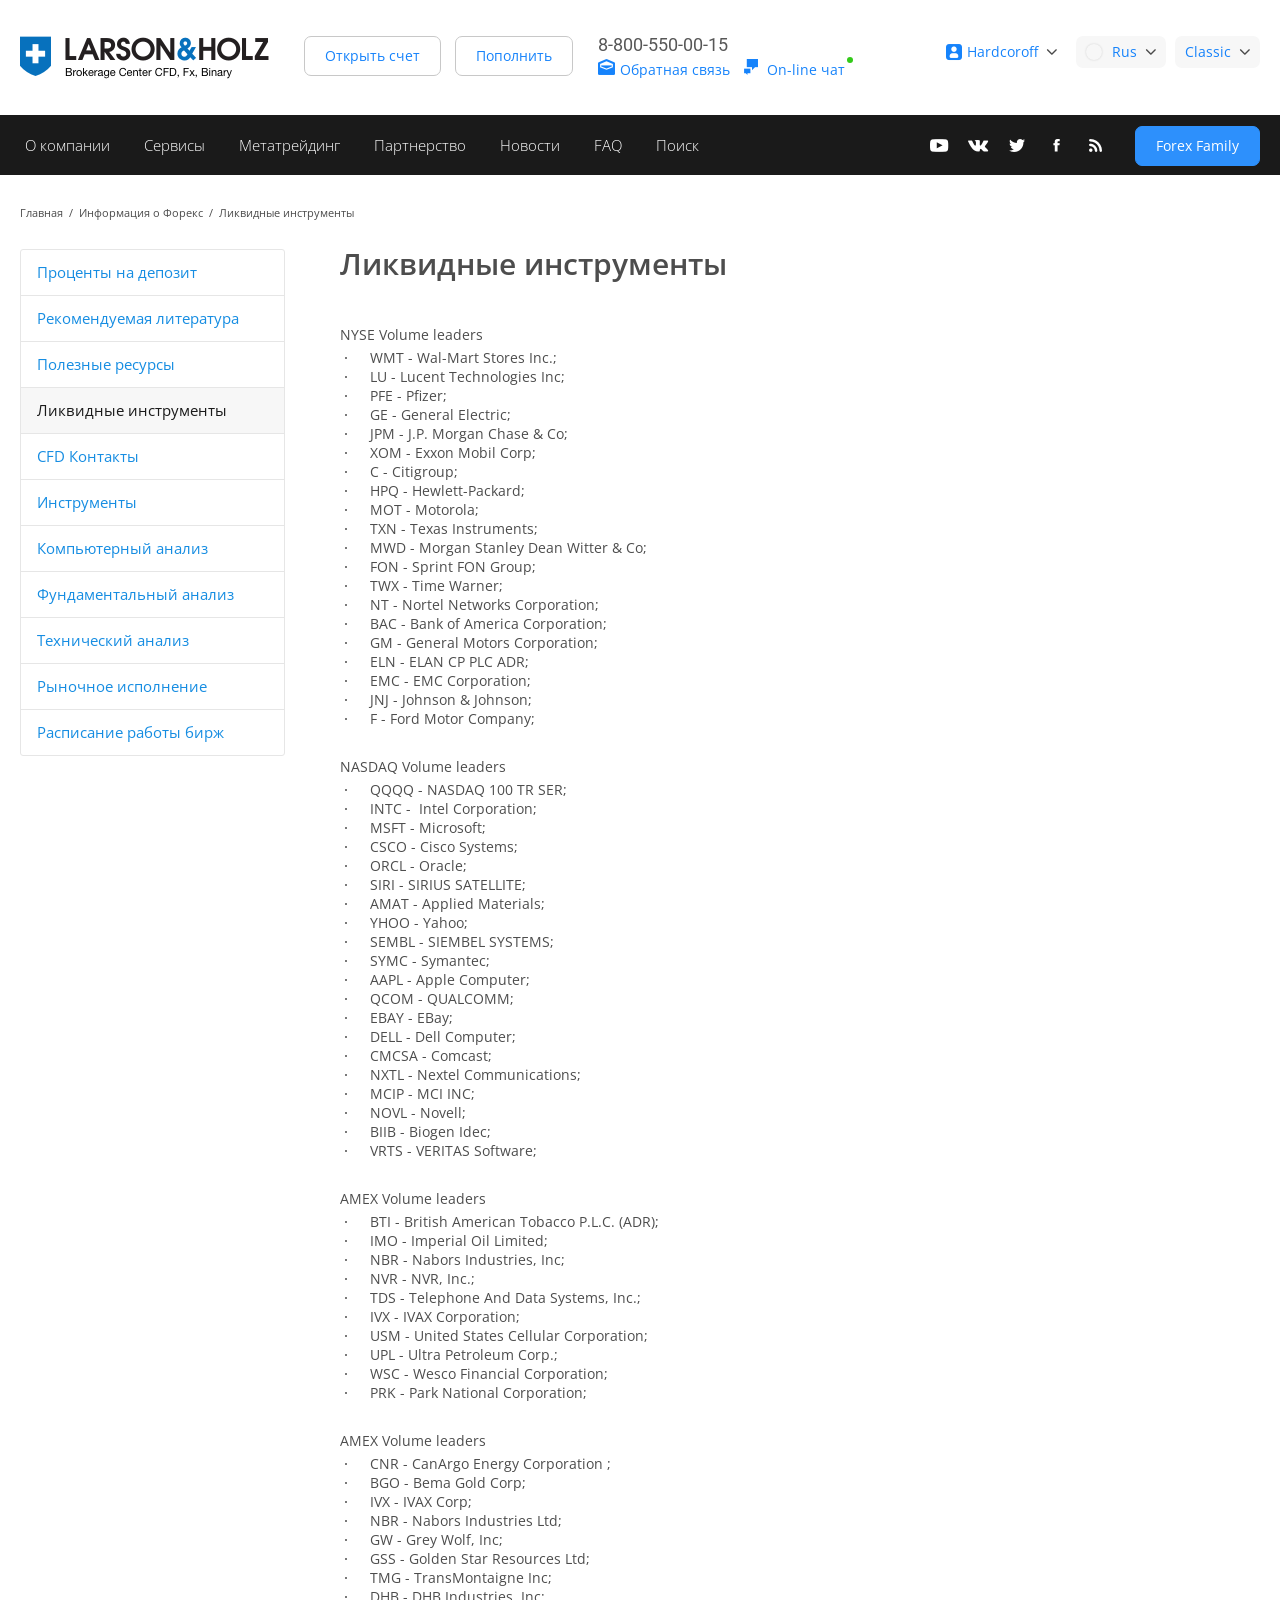
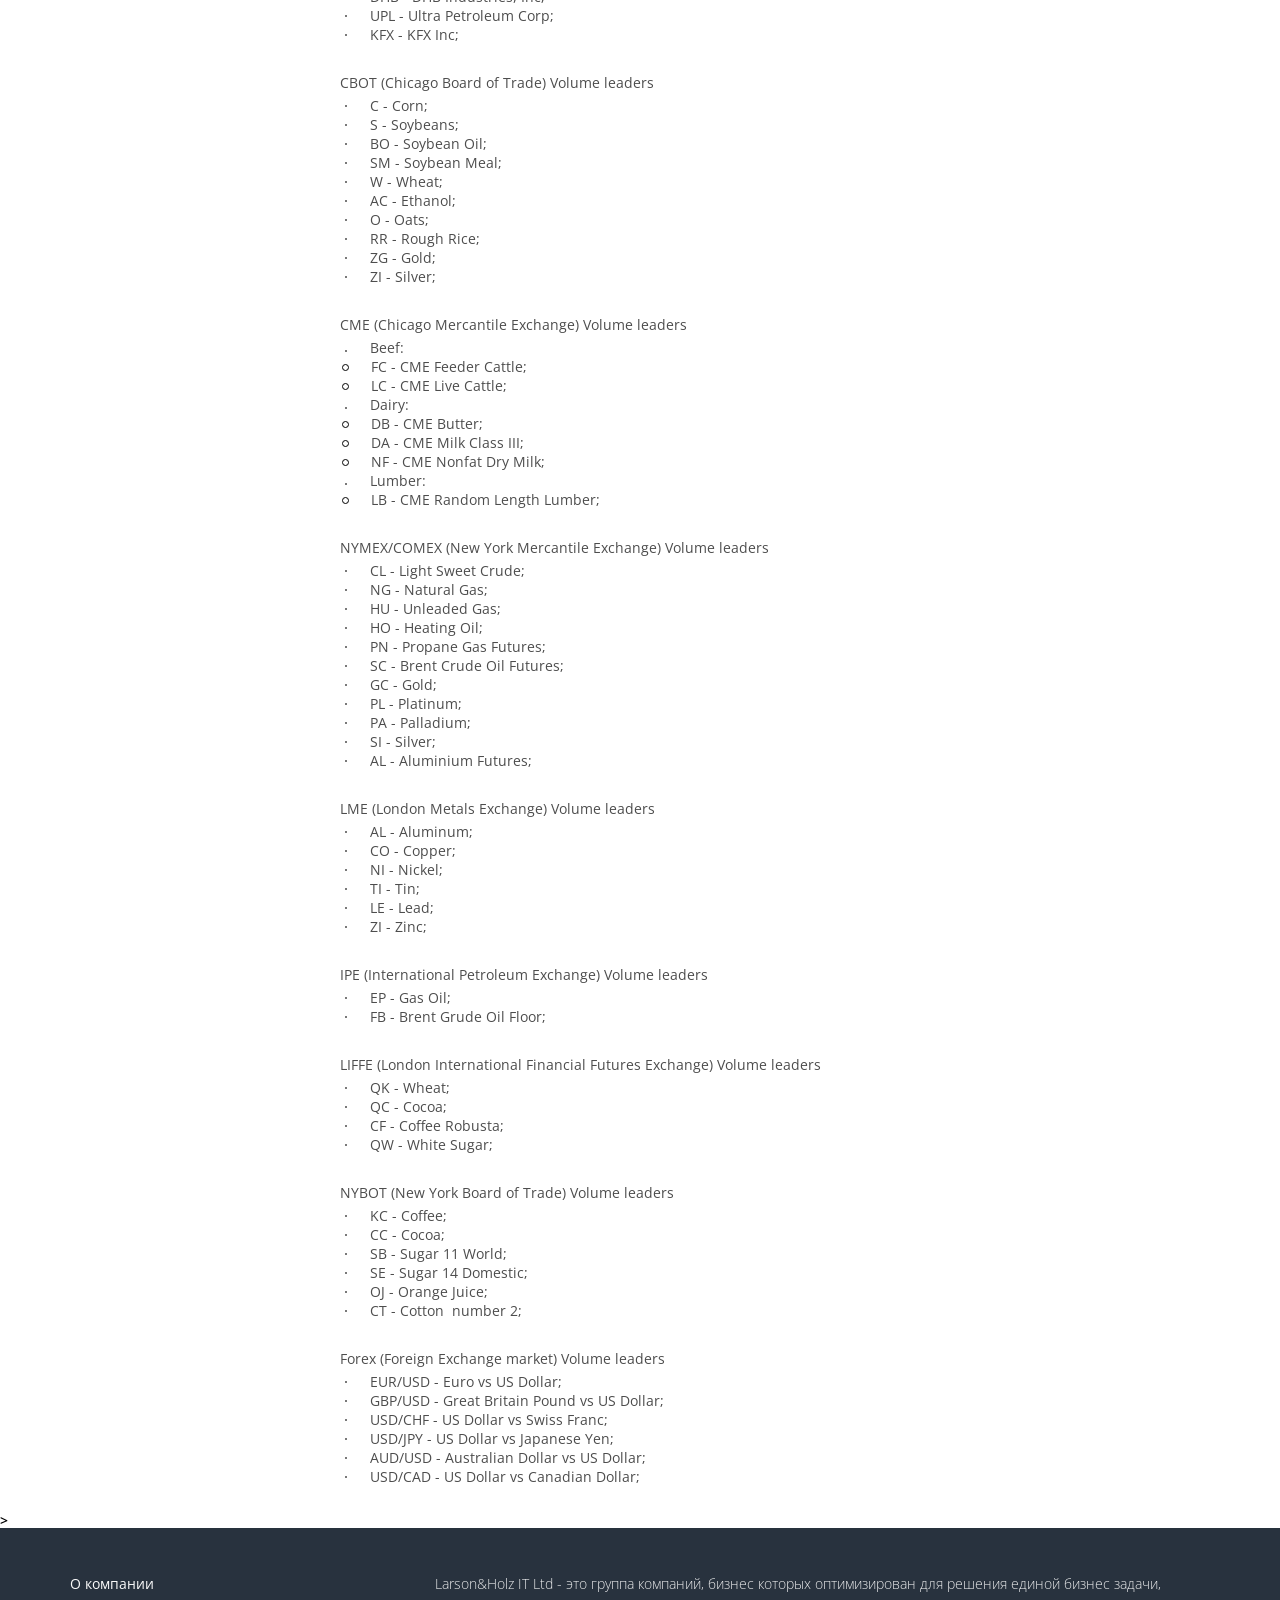
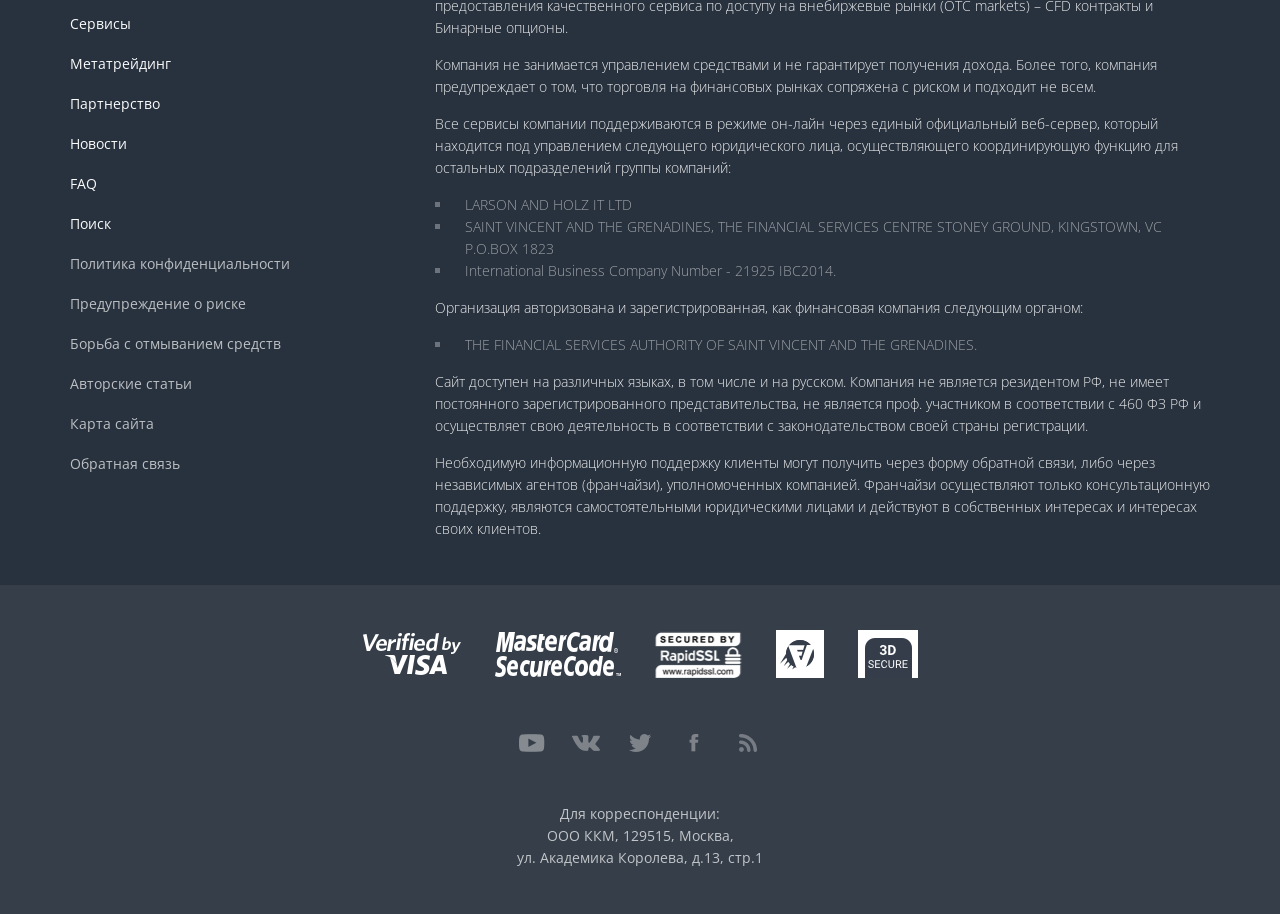
<file: info-liquid.html>
<!DOCTYPE html>
<html lang="en">

<head>
    <meta charset="UTF-8">
    <title>larson | Ликвидные инструменты</title>

    <link href='https://fonts.googleapis.com/css?family=Open+Sans:400,300,300italic,400italic,600,600italic,700,700italic,800,800italic&subset=latin,greek,greek-ext,cyrillic-ext,latin-ext,cyrillic' rel='stylesheet' type='text/css'>
    <link href='https://fonts.googleapis.com/css?family=Roboto:400,300,300italic,400italic,500,500italic,700,700italic&subset=latin,greek,greek-ext,cyrillic-ext,cyrillic' rel='stylesheet' type='text/css'>
    <link rel="stylesheet" href="css/style.css">
</head>

<body>
    <div class="main--site--wrapper">
        <header class="b-header clearfix">
            <div class="container">
                <a href="#" class="left b-logo"></a>
                <div class="b-header-buttons--wrapper left">
                    <a href="#" class="empty--button margin-right10 js--open--account">Открыть счет</a>
                    <a href="#" class="empty--button js--account--money">Пополнить</a>
                </div>
                <div class="b-header--phone--nuber--wrapper left">
                    <p class="b-header--the--phone margin-bottom5"><a class="b-header--the--phone--link" href="tel:8-800-550-00-15">8-800-550-00-15</a></p>
                    <p class="b-header--chat--feedback--wrapper">
                        <a href="#" class="link--feedback blue_link margin-right10"><i class="icon--feedback"></i>Обратная связь</a>
                        <a href="#" class="link--online_chat active blue_link"><i class="icon--online_chat"></i> On-line чат</a>
                    </p>
                </div>
                <div class="b-heder--right--side right">
                    <div class="dib b-header--cabinet--wrapper dib margin-right5">
                        <div class="b-dropdown--wrapper">
                            <div class="dropdown--current nobg blue_color"><i class="icon--cabinet"></i>Hardcoroff<span class="icon--select--trigger"></span></div>
                        </div>
                        <div class="b-cabinet--control tac hidden">
                            <div class="b-cabinet--control_inner clearfix">
                                <div class="w60 left">
                                    <a href="#" class="blue_btn">Личный кабинет</a>
                                </div>
                                <div class="w40 right">
                                    <a href="#" class="blue_link">Выход</a>
                                </div>
                            </div>
                        </div>
                    </div>
                    <div class="dib b-header--lang--wrapper whsnw dib margin-right5">
                        <div class="b-dropdown--wrapper">
                            <div class="dropdown--current blue_color"><i class="icon--lang icon--flag3"></i>Rus<span class="icon--select--trigger"></span></div>
                            <div class="b-dropdown hidden">
                                <ul class="b-dropdown--units">
                                    <li class="b-dropdown--item selector--header lang--item"><i class="icon--lang icon--flag3"></i>Rus</li>
                                    <li class="b-dropdown--item"><a class="b-dropdown--link lang--item" href="#"><i class="icon--lang icon--flag1"></i>Арабский</a></li>
                                    <li class="b-dropdown--item"><a class="b-dropdown--link lang--item" href="#"><i class="icon--lang icon--flag2"></i>Китайский</a></li>
                                    <li class="b-dropdown--item"><a class="b-dropdown--link lang--item" href="#"><i class="icon--lang icon--flag3"></i>Русский</a></li>
                                    <li class="b-dropdown--item"><a class="b-dropdown--link lang--item" href="#"><i class="icon--lang icon--flag4"></i>Испанский</a></li>
                                    <li class="b-dropdown--item"><a class="b-dropdown--link lang--item" href="#"><i class="icon--lang icon--flag5"></i>Французский</a></li>
                                    <li class="b-dropdown--item"><a class="b-dropdown--link lang--item" href="#"><i class="icon--lang icon--flag6"></i>Английский</a></li>
                                    <li class="b-dropdown--item"><a class="b-dropdown--link lang--item" href="#"><i class="icon--lang icon--flag7"></i>Немецкий</a></li>
                                    <li class="b-dropdown--item"><a class="b-dropdown--link lang--item" href="#"><i class="icon--lang icon--flag8"></i>Тайский</a></li>
                                    <li class="b-dropdown--item"><a class="b-dropdown--link lang--item" href="#"><i class="icon--lang icon--flag9"></i>Индонезийский</a></li>
                                    <li class="b-dropdown--item"><a class="b-dropdown--link lang--item" href="#"><i class="icon--lang icon--flag10"></i>США</a></li>
                                    <li class="b-dropdown--item"><a class="b-dropdown--link lang--item" href="#"><i class="icon--lang icon--flag11"></i>Польский</a></li>
                                    <li class="b-dropdown--item"><a class="b-dropdown--link lang--item" href="#"><i class="icon--lang icon--flag12"></i>Партугальский</a></li>
                                </ul>
                            </div>
                        </div>
                    </div>
                    <div class="dib b-header--view--wrapper dib">
                        <div class="b-dropdown--wrapper">
                            <div class="dropdown--current blue_color">Classic<span class="icon--select--trigger"></span></div>
                            <div class="b-dropdown hidden right--side--dd">
                                <ul class="b-dropdown--units tar">
                                    <li class="b-dropdown--item selector--header">Classic</li>
                                    <li class="b-dropdown--item"><a class="b-dropdown--link" href="#">Настройки</a></li>
                                    <li class="b-dropdown--item"><a class="b-dropdown--link" href="#">Настройки Настройки Настройки</a></li>
                                    <li class="b-dropdown--item"><a class="b-dropdown--link" href="#">Настройки</a></li>
                                    <li class="b-dropdown--item"><a class="b-dropdown--link" href="#">Настройки</a></li>
                                    <li class="b-dropdown--item"><a class="b-dropdown--link" href="#">Настройки</a></li>
                                    <li class="b-dropdown--item"><a class="b-dropdown--link" href="#">Настройки</a></li>
                                </ul>
                            </div>
                        </div>
                    </div>
                </div>
            </div>
        </header>
        <div class="b-main--page--parallax type2">
            <nav class="b-nav--menu blackbg clearfix">
                <div class="container">
                    <ul class="b-nav--menu_units left">
                        <li class="b-nav--menu_item">
                            <a class="b-nav--menu_link" href="#">О компании</a>
                            <ul class="b-nav--menu--dropdown hidden">
                                <li class="b-nav--menu--dropdown--item"><a href="https://lh-broker.ru/about_the_company_1/" class="b-nav--menu--dropdown--item--link">Информация</a></li>
                                <li class="b-nav--menu--dropdown--item"><a href="https://lh-broker.ru/about_the_company_5/" class="b-nav--menu--dropdown--item--link">Награды</a></li>
                                <li class="b-nav--menu--dropdown--item"><a href="https://lh-broker.ru/video/027/" class="b-nav--menu--dropdown--item--link">Видео</a></li>
                                <li class="b-nav--menu--dropdown--item"><a href="https://lh-broker.ru/charity_1/" class="b-nav--menu--dropdown--item--link">Благотворительность</a></li>
                                <li class="b-nav--menu--dropdown--item"><a href="https://lh-broker.ru/about_the_company_2/" class="b-nav--menu--dropdown--item--link">Бизнес Модель</a></li>
                                <li class="b-nav--menu--dropdown--item"><a href="https://lh-broker.ru/about_the_company_4/" class="b-nav--menu--dropdown--item--link">Контакты</a></li>
                            </ul>
                        </li>
                        <li class="b-nav--menu_item">
                            <a class="b-nav--menu_link" href="#">Сервисы</a>
                            <ul class="b-nav--menu--dropdown hidden">
                                <li class="b-nav--menu--dropdown--item">
                                    <a href="https://lh-broker.ru/services_1/" class="b-nav--menu--dropdown--item--link">Виды счетов</a>
                                    <ul class="b-nav--menu--dropdown--3rd--listing hidden">
                                        <li class="b-nav--menu--dropdown--3rd--item"><a href="https://lh-broker.ru/services_1/" class="b-nav--menu--dropdown--3rd--item--link">Общая информация</a></li>
                                        <li class="b-nav--menu--dropdown--3rd--item"><a href="https://lh-broker.ru/forex_classic/" class="b-nav--menu--dropdown--3rd--item--link">Классические счета</a></li>
                                        <li class="b-nav--menu--dropdown--3rd--item"><a href="https://lh-broker.ru/services_5/" class="b-nav--menu--dropdown--3rd--item--link">NDD / ECN счета</a></li>
                                        <li class="b-nav--menu--dropdown--3rd--item"><a href="https://lh-broker.ru/options/" class="b-nav--menu--dropdown--3rd--item--link">Бинарные опционы</a></li>
                                    </ul>
                                </li>
                                <li class="b-nav--menu--dropdown--item"><a href="https://lh-broker.ru/services_2/" class="b-nav--menu--dropdown--item--link">Спецификации</a></li>
                                <li class="b-nav--menu--dropdown--item"><a href="https://lh-broker.ru/services_3/" class="b-nav--menu--dropdown--item--link">Торговые опции</a></li>
                                <li class="b-nav--menu--dropdown--item"><a href="https://lh-broker.ru/dividends/" class="b-nav--menu--dropdown--item--link">Начисление дивидендов</a></li>
                                <li class="b-nav--menu--dropdown--item"><a href="https://lh-broker.ru/forex_classic/" class="b-nav--menu--dropdown--item--link">Классические счета</a></li>
                                <li class="b-nav--menu--dropdown--item"><a href="https://lh-broker.ru/services_5/ " class="b-nav--menu--dropdown--item--link">NDD / ECN счета</a></li>
                                <li class="b-nav--menu--dropdown--item">
                                    <a href="https://lh-broker.ru/monthly_contest/" class="b-nav--menu--dropdown--item--link">Конкурсные счета</a>
                                    <ul class="b-nav--menu--dropdown--3rd--listing hidden">
                                        <li class="b-nav--menu--dropdown--3rd--item"><a href="https://lh-broker.ru/monthly_contest/ " class="b-nav--menu--dropdown--3rd--item--link">О конкурсе</a></li>
                                        <li class="b-nav--menu--dropdown--3rd--item"><a href="https://lh-broker.ru/rating_2/ " class="b-nav--menu--dropdown--3rd--item--link">Правила</a></li>
                                        <li class="b-nav--menu--dropdown--3rd--item"><a href="https://lh-broker.ru/rating_1/ " class="b-nav--menu--dropdown--3rd--item--link">Рейтинговая таблица</a></li>
                                        <li class="b-nav--menu--dropdown--3rd--item"><a href="https://lh-broker.ru/rating_3/" class="b-nav--menu--dropdown--3rd--item--link">Результаты и награды</a></li>
                                    </ul>
                                </li>
                                <li class="b-nav--menu--dropdown--item"><a href="https://lh-broker.ru/options/" class="b-nav--menu--dropdown--item--link">Бинарные опционы</a></li>
                                <li class="b-nav--menu--dropdown--item">
                                    <a href="https://lh-broker.ru/options/" class="b-nav--menu--dropdown--item--link">Социальная сеть трейдеров</a>
                                    <ul class="b-nav--menu--dropdown--3rd--listing hidden">
                                        <li class="b-nav--menu--dropdown--3rd--item"><a href="https://lh-broker.ru/rating_1/ " class="b-nav--menu--dropdown--3rd--item--link">Торговая среда</a></li>
                                        <li class="b-nav--menu--dropdown--3rd--item"><a href="https://lh-broker.ru/rating_4/ " class="b-nav--menu--dropdown--3rd--item--link">Копирование сделок</a></li>
                                    </ul>
                                </li>
                            </ul>
                        </li>
                        <li class="b-nav--menu_item">
                            <a class="b-nav--menu_link" href="#">Метатрейдинг</a>
                            <ul class="b-nav--menu--dropdown hidden">
                                <li class="b-nav--menu--dropdown--item"><a href="https://lh-broker.ru/bank/RateStreamer/" class="b-nav--menu--dropdown--item--link">Десктопная версия</a></li>
                                <li class="b-nav--menu--dropdown--item"><a href="https://lh-broker.ru/Mobile_Trading/" class="b-nav--menu--dropdown--item--link">Мобильная версия</a></li>
                            </ul>
                        </li>
                        <li class="b-nav--menu_item">
                            <a class="b-nav--menu_link" href="#">Партнерство</a>
                            <ul class="b-nav--menu--dropdown hidden">
                                <li class="b-nav--menu--dropdown--item"><a href="https://lh-broker.ru/Mobile_Trading/" class="b-nav--menu--dropdown--item--link">Виды партнерств</a></li>
                                <li class="b-nav--menu--dropdown--item"><a href="https://lh-broker.ru/partnership_2/" class="b-nav--menu--dropdown--item--link">Наши условия</a></li>
                                <li class="b-nav--menu--dropdown--item"><a href="https://lh-broker.ru/partnership_3/" class="b-nav--menu--dropdown--item--link">Веб представитель</a></li>
                                <li class="b-nav--menu--dropdown--item"><a href="https://lh-broker.ru/partnership_4/" class="b-nav--menu--dropdown--item--link">Открытие офиса</a></li>
                            </ul>
                        </li>
                        <li class="b-nav--menu_item">
                            <a class="b-nav--menu_link" href="#">Новости</a>
                            <ul class="b-nav--menu--dropdown hidden">
                                <li class="b-nav--menu--dropdown--item"><a href="https://lh-broker.ru/news/" class="b-nav--menu--dropdown--item--link">Новости компании</a></li>
                                <li class="b-nav--menu--dropdown--item"><a href="https://lh-broker.ru/businessnews/" class="b-nav--menu--dropdown--item--link">Экономические новости</a></li>
                                <li class="b-nav--menu--dropdown--item"><a href="https://lh-broker.ru/video/shok-prognozy/" class="b-nav--menu--dropdown--item--link">Шокируюшие прогнозы</a></li>
                            </ul>
                        </li>
                        <li class="b-nav--menu_item"><a class="b-nav--menu_link" href="https://lh-broker.ru/faq_1/">FAQ</a></li>
                        <li class="b-nav--menu_item"><a class="b-nav--menu_link" href="#">Поиск</a></li>
                    </ul>
                    <div class="b-nav--forexfamily--wrapper right">
                        <a href="https://lh-broker.ru/FOREXFamily/" class="blue_btn">Forex Family</a>
                    </div>
                    <div class="b-nav--socialmedia--units--wrapper right">
                        <ul class="b-nav--socialmedia--units">
                            <li class="b-nav--social_item"><a class="b-nav--social_link" href="#"><i class="icon--soc1"></i></a></li>
                            <li class="b-nav--social_item"><a class="b-nav--social_link" href="#"><i class="icon--soc2"></i></a></li>
                            <li class="b-nav--social_item"><a class="b-nav--social_link" href="#"><i class="icon--soc3"></i></a></li>
                            <li class="b-nav--social_item"><a class="b-nav--social_link" href="#"><i class="icon--soc4"></i></a></li>
                            <li class="b-nav--social_item"><a class="b-nav--social_link" href="#"><i class="icon--soc5"></i></a></li>
                        </ul>
                    </div>
                </div>
            </nav>

        </div>

        <div class="container clearfix">
            <div class="b-site-breadcrumb">
                <ul class="b-site-breadcrumb__menu">
                    <li class="b-site-breadcrumb__list-outer"><a class="b-site-breadcrumb__item-menu" href="#">Главная</a></li>
                    <li class="b-site-breadcrumb__list-outer"><a class="b-site-breadcrumb__item-menu" href="#">Информация о Форекс</a></li>
                    <li class="b-site-breadcrumb__list-outer">Ликвидные инструменты</li>
                </ul>
            </div>
        </div>

        <div class="container clearfix">

            <div class="b-content-page-left-side left">
                <div class="b-site-left__outer-box">
                    <ul class="b-site-left__blue-menu">
                        <li class="b-site__blue-menu-inner"><a href="#" class="b-site__blue-menu-item">Проценты на депозит</a></li>
                        <li class="b-site__blue-menu-inner"><a href="#" class="b-site__blue-menu-item">Рекомендуемая литература</a></li>
                        <li class="b-site__blue-menu-inner"><a href="#" class="b-site__blue-menu-item">Полезные ресурсы</a></li>
                        <li class="b-site__blue-menu-inner"><a href="#" class="b-site__blue-menu-item b-active">Ликвидные инструменты</a></li>
                        <li class="b-site__blue-menu-inner"><a href="#" class="b-site__blue-menu-item">CFD Контакты</a></li>
                        <li class="b-site__blue-menu-inner"><a href="#" class="b-site__blue-menu-item">Инструменты</a></li>
                        <li class="b-site__blue-menu-inner"><a href="#" class="b-site__blue-menu-item">Компьютерный анализ</a></li>
                        <li class="b-site__blue-menu-inner"><a href="#" class="b-site__blue-menu-item">Фундаментальный анализ</a></li>
                        <li class="b-site__blue-menu-inner"><a href="#" class="b-site__blue-menu-item">Технический анализ</a></li>
                        <li class="b-site__blue-menu-inner"><a href="#" class="b-site__blue-menu-item">Рыночное исполнение</a></li>
                        <li class="b-site__blue-menu-inner"><a href="#" class="b-site__blue-menu-item">Расписание работы бирж</a></li>
                    </ul>
                </div>
            </div>

            <div class="b-content-page-right-side ovh">
                <div class="b-site-normal-content__inner">
                    <div class="title-faq-page"><h1>Ликвидные инструменты</h1></div>
                <div class="b-site-normal-content__pager">

                <div class="liquid-list-box">
                    <h3>NYSE Volume leaders</h3>
                    <ul class="liquid-list">
                        <li>WMT - Wal-Mart Stores Inc.;</li>
                        <li>LU - Lucent Technologies Inc;</li>
                        <li>PFE&nbsp;- Pfizer;</li>
                        <li>GE - General Electric;</li>
                        <li>JPM -&nbsp;J.P. Morgan Chase &amp; Co;</li>
                        <li>XOM -&nbsp;Exxon Mobil Corp;</li>
                        <li>C - Citigroup;</li>
                        <li>HPQ - Hewlett-Packard;</li>
                        <li>MOT - Motorola;</li>
                        <li>TXN - Texas Instruments;</li>
                        <li>MWD - Morgan Stanley Dean Witter &amp; Co;</li>
                        <li>FON - Sprint FON Group;</li>
                        <li>TWX - Time Warner;</li>
                        <li>NT - Nortel Networks Corporation;</li>
                        <li>BAC - Bank of America Corporation;</li>
                        <li>GM - General Motors Corporation;</li>
                        <li>ELN - ELAN CP PLC ADR;</li>
                        <li>EMC - EMC Corporation;</li>
                        <li>JNJ - Johnson &amp; Johnson;</li>
                        <li>F - Ford Motor Company;</li>
                    </ul>
                 </div> 

                <div class="liquid-list-box">
                    <h3>NASDAQ Volume leaders</h3>
                    <ul class="liquid-list">
                        <li>QQQQ&nbsp;- NASDAQ 100 TR SER;</li>
                        <li>INTC - &nbsp;Intel Corporation;</li>
                        <li>MSFT - Microsoft;</li>
                        <li>CSCO - Cisco Systems;</li>
                        <li>ORCL - Oracle;</li>
                        <li>SIRI - SIRIUS SATELLITE;</li>
                        <li>AMAT - Applied Materials;</li>
                        <li>YHOO - Yahoo;</li>
                        <li>SEMBL - SIEMBEL SYSTEMS;</li>
                        <li>SYMC - Symantec;</li>
                        <li>AAPL - Apple Computer;</li>
                        <li>QCOM - QUALCOMM;</li>
                        <li>EBAY - EBay;</li>
                        <li>DELL - Dell Computer;</li>
                        <li>CMCSA - Comcast;</li>
                        <li>NXTL - Nextel Communications;</li>
                        <li>MCIP - MCI INC;</li>
                        <li>NOVL - Novell;</li>
                        <li>BIIB - Biogen Idec;</li>
                        <li>VRTS - VERITAS Software;</li>
                    </ul>
                </div>

                <div class="liquid-list-box">
                    <h3>AMEX Volume leaders</h3>
                    <ul class="liquid-list">
                        <li>BTI&nbsp;- British American Tobacco P.L.C. (ADR);</li>
                        <li>IMO - Imperial Oil Limited;</li>
                        <li>NBR - Nabors Industries, Inc;</li>
                        <li>NVR - NVR, Inc.;</li>
                        <li>TDS - Telephone And Data Systems, Inc.;</li>
                        <li>IVX - IVAX Corporation;</li>
                        <li>USM - United States Cellular Corporation;</li>
                        <li>UPL - Ultra Petroleum Corp.;</li>
                        <li>WSC - Wesco Financial Corporation;</li>
                        <li>PRK - Park National Corporation;</li>
                    </ul>
                 </div>
                 
                 <div class="liquid-list-box">   
                    <h3>AMEX Volume leaders</h3>
                    <ul class="liquid-list">
                        <li>CNR&nbsp;- CanArgo Energy Corporation ;</li>
                        <li>BGO - Bema Gold Corp;</li>
                        <li>IVX - IVAX Corp;</li>
                        <li>NBR - Nabors Industries Ltd;</li>
                        <li>GW - Grey Wolf, Inc;</li>
                        <li>GSS - Golden Star Resources Ltd;</li>
                        <li>TMG - TransMontaigne Inc;</li>
                        <li>DHB - DHB Industries, Inc;</li>
                        <li>UPL - Ultra Petroleum Corp;</li>
                        <li>KFX - KFX Inc;</li>
                    </ul>
                </div> 
                
                <div class="liquid-list-box"> 
                    <h3>CBOT (Chicago Board of Trade) Volume leaders</h3>
                    <ul class="liquid-list">
                        <li>C - Corn;</li>
                        <li>S - Soybeans;</li>
                        <li>BO - Soybean Oil;</li>
                        <li>SM - Soybean Meal;</li>
                        <li>W - Wheat;</li>
                        <li>AC - Ethanol;</li>
                        <li>O - Oats;</li>
                        <li>RR - Rough Rice;</li>
                        <li>ZG - Gold;</li>
                        <li>ZI - Silver;</li>
                    </ul>
                </div>

                <div class="liquid-list-box">
                    <h3>CME (Chicago Mercantile Exchange) Volume leaders</h3>
                    <ul class="liquid-list sub-list">
                        <li class="sub-liquid-fx">Beef:
                        <ul class="liquid-list-sub">
                            <li>FC - CME Feeder Cattle;</li>
                            <li>LC - CME Live Cattle;</li>
                        </ul>
                        </li>
                        <li class="sub-liquid-fx">Dairy:
                        <ul class="liquid-list-sub">
                            <li>DB - CME Butter;</li>
                            <li>DA - CME Milk Class III;</li>
                            <li>NF - CME Nonfat Dry Milk;</li>
                        </ul>
                        </li>
                        <li class="sub-liquid-fx">Lumber:
                        <ul class="liquid-list-sub">
                            <li>LB - CME Random Length Lumber;</li>
                        </ul>
                        </li>
                    </ul>
                </div>

                <div class="liquid-list-box">
                    <h3>NYMEX/COMEX (New York Mercantile Exchange) Volume leaders</h3>
                    <ul class="liquid-list">
                        <li>CL - Light Sweet Crude;</li>
                        <li>NG - Natural Gas;</li>
                        <li>HU - Unleaded Gas;</li>
                        <li>HO - Heating Oil;</li>
                        <li>PN - Propane Gas Futures;</li>
                        <li>SC - Brent Crude Oil Futures;</li>
                        <li>GC - Gold;</li>
                        <li>PL - Platinum;</li>
                        <li>PA - Palladium;</li>
                        <li>SI - Silver;</li>
                        <li>AL - Aluminium Futures;</li>
                    </ul>
                  </div>  

                  <div class="liquid-list-box">
                    <h3>LME (London Metals Exchange) Volume leaders</h3>
                    <ul class="liquid-list">
                        <li>AL - Aluminum;</li>
                        <li>CO - Copper;</li>
                        <li>NI - Nickel;</li>
                        <li>TI - Tin;</li>
                        <li>LE - Lead;</li>
                        <li>ZI - Zinc;</li>
                    </ul>
                  </div>  

                  <div class="liquid-list-box">
                    <h3>IPE (International Petroleum Exchange) Volume leaders</h3>
                    <ul class="liquid-list">
                        <li>EP - Gas Oil;</li>
                        <li>FB - Brent Grude Oil Floor;</li>
                    </ul>
                   </div>
                   
                   <div class="liquid-list-box"> 
                    <h3>LIFFE (London International Financial Futures Exchange) Volume leaders</h3>
                    <ul class="liquid-list">
                        <li>QK - Wheat;</li>
                        <li>QC - Cocoa;</li>
                        <li>CF - Coffee Robusta;</li>
                        <li>QW - White Sugar;</li>
                    </ul>
                   </div>
                    
                    <div class="liquid-list-box">
                    <h3>NYBOT (New York Board of Trade) Volume leaders</h3>
                    <ul class="liquid-list">
                        <li>KC - Coffee;</li>
                        <li>CC - Cocoa;</li>
                        <li>SB - Sugar 11 World;</li>
                        <li>SE - Sugar 14 Domestic;</li>
                        <li>OJ - Orange Juice;</li>
                        <li>CT - Cotton&nbsp; number 2;</li>
                    </ul>
                    </div>
                    <div class="liquid-list-box">
                    <h3>Forex (Foreign Exchange market) Volume leaders</h3>
                    <ul class="liquid-list">
                        <li>EUR/USD - Euro vs US Dollar;</li>
                        <li>GBP/USD - Great Britain Pound vs US Dollar;</li>
                        <li>USD/CHF - US Dollar vs Swiss Franc;</li>
                        <li>USD/JPY - US Dollar vs Japanese Yen;</li>
                        <li>AUD/USD - Australian Dollar vs US Dollar;</li>
                        <li>USD/CAD - US Dollar vs Canadian Dollar;</li>
                    </ul>
                    </div>


                </div>
            
                </div>
            </div>
          </div>
        </div>
    </div>>



    <footer>
        <div class="b-information--footer clearfix">
            <div class="container--inside">
                <nav class="b-footer--menu--nav left">
                    <ul class="b-footer_menu--units">
                        <li class="b-footer_menu--item"><a href="#" class="b-footer_menu--link">О компании</a></li>
                        <li class="b-footer_menu--item"><a href="#" class="b-footer_menu--link">Сервисы</a></li>
                        <li class="b-footer_menu--item"><a href="#" class="b-footer_menu--link">Метатрейдинг</a></li>
                        <li class="b-footer_menu--item"><a href="#" class="b-footer_menu--link">Партнерство</a></li>
                        <li class="b-footer_menu--item"><a href="#" class="b-footer_menu--link">Новости</a></li>
                        <li class="b-footer_menu--item"><a href="#" class="b-footer_menu--link">FAQ</a></li>
                        <li class="b-footer_menu--item"><a href="#" class="b-footer_menu--link">Поиск</a></li>
                        <li class="b-footer_menu--item"><a href="#" class="b-footer_menu--link gray">Политика конфиденциальности</a></li>
                        <li class="b-footer_menu--item"><a href="#" class="b-footer_menu--link gray">Предупреждение о риске</a></li>
                        <li class="b-footer_menu--item"><a href="#" class="b-footer_menu--link gray">Борьба с отмыванием средств</a></li>
                        <li class="b-footer_menu--item"><a href="#" class="b-footer_menu--link gray">Авторские статьи</a></li>
                        <li class="b-footer_menu--item"><a href="#" class="b-footer_menu--link gray">Карта сайта</a></li>
                        <li class="b-footer_menu--item"><a href="#" class="b-footer_menu--link gray">Обратная связь</a></li>
                    </ul>
                </nav>
                <aside class="b-footer--information right">
                    <p>Larson&Holz IT Ltd - это группа компаний, бизнес которых оптимизирован для решения единой бизнес задачи, предоставления качественного сервиса по доступу на внебиржевые рынки (OTC markets) – CFD контракты и Бинарные опционы.</p>
                    <p>Компания не занимается управлением средствами и не гарантирует получения дохода. Более того, компания предупреждает о том, что торговля на финансовых рынках сопряжена с риском и подходит не всем. </p>
                    <p>Все сервисы компании поддерживаются в режиме он-лайн через единый официальный веб-сервер, который находится под управлением следующего юридического лица, осуществляющего координирующую функцию для остальных подразделений группы компаний:</p>

                    <ul class="b-footer--gray--color">
                        <li>LARSON AND HOLZ IT LTD</li>
                        <li>SAINT VINCENT AND THE GRENADINES, THE FINANCIAL SERVICES CENTRE STONEY GROUND, KINGSTOWN, VC P.O.BOX 1823</li>
                        <li>International Business Company Number - 21925 IBC2014.</li>
                    </ul>
                    <p>Организация авторизована и зарегистрированная, как финансовая компания следующим органом: </p>

                    <ul class="b-footer--gray--color">
                        <li>THE FINANCIAL SERVICES AUTHORITY OF SAINT VINCENT AND THE GRENADINES.</li>
                    </ul>

                    <p>Сайт доступен на различных языках, в том числе и на русском. Компания не является резидентом РФ, не имеет постоянного зарегистрированного представительства, не является проф. участником в соответствии с 460 ФЗ РФ и осуществляет свою деятельность в соответствии с законодательством своей страны регистрации.</p>

                    <p>Необходимую информационную поддержку клиенты могут получить через форму обратной связи, либо через независимых агентов (франчайзи), уполномоченных компанией. Франчайзи осуществляют только консультационную поддержку, являются самостоятельными юридическими лицами и действуют в собственных интересах и интересах своих клиентов.</p>
                </aside>
            </div>
        </div>

        <div class="b-copyright--footer tac">
            <div class="container">
                <div class="b-footer--payment--methods tac">
                    <div class="dib vam b-footer--payment--item payment1"></div>
                    <div class="dib vam b-footer--payment--item payment2"></div>
                    <div class="dib vam b-footer--payment--item payment3"></div>
                    <div class="dib vam b-footer--payment--item payment4"></div>
                    <div class="dib vam b-footer--payment--item payment5"></div>
                </div>
                <div class="b-footer--social">
                    <a href="#" class="dib vam b-footer--social--icon footer-social-yt"></a>
                    <a href="#" class="dib vam b-footer--social--icon footer-social-vk"></a>
                    <a href="#" class="dib vam b-footer--social--icon footer-social-tw"></a>
                    <a href="#" class="dib vam b-footer--social--icon footer-social-fb"></a>
                    <a href="#" class="dib vam b-footer--social--icon footer-social-rss"></a>
                </div>
                <div class="b-footer--address">
                    <p>Для корреспонденции:</p>
                    <p>ООО ККМ, 129515, Москва, </p>
                    <p>ул. Академика Королева, д.13, стр.1</p>
                </div>
            </div>
        </div>
    </footer>
    </div>





    <script src="js/jquery.min.js"></script>

    <!-- // <script src="js/retina.js"></script> -->
    <script src="js/countdown.js"></script>
    <script src="js/owl.carousel.min.js"></script>
    <!-- // <script src="PP/PP.js"></script> -->
    <script src="js/custom.js"></script>
</body>

</html>
</file>
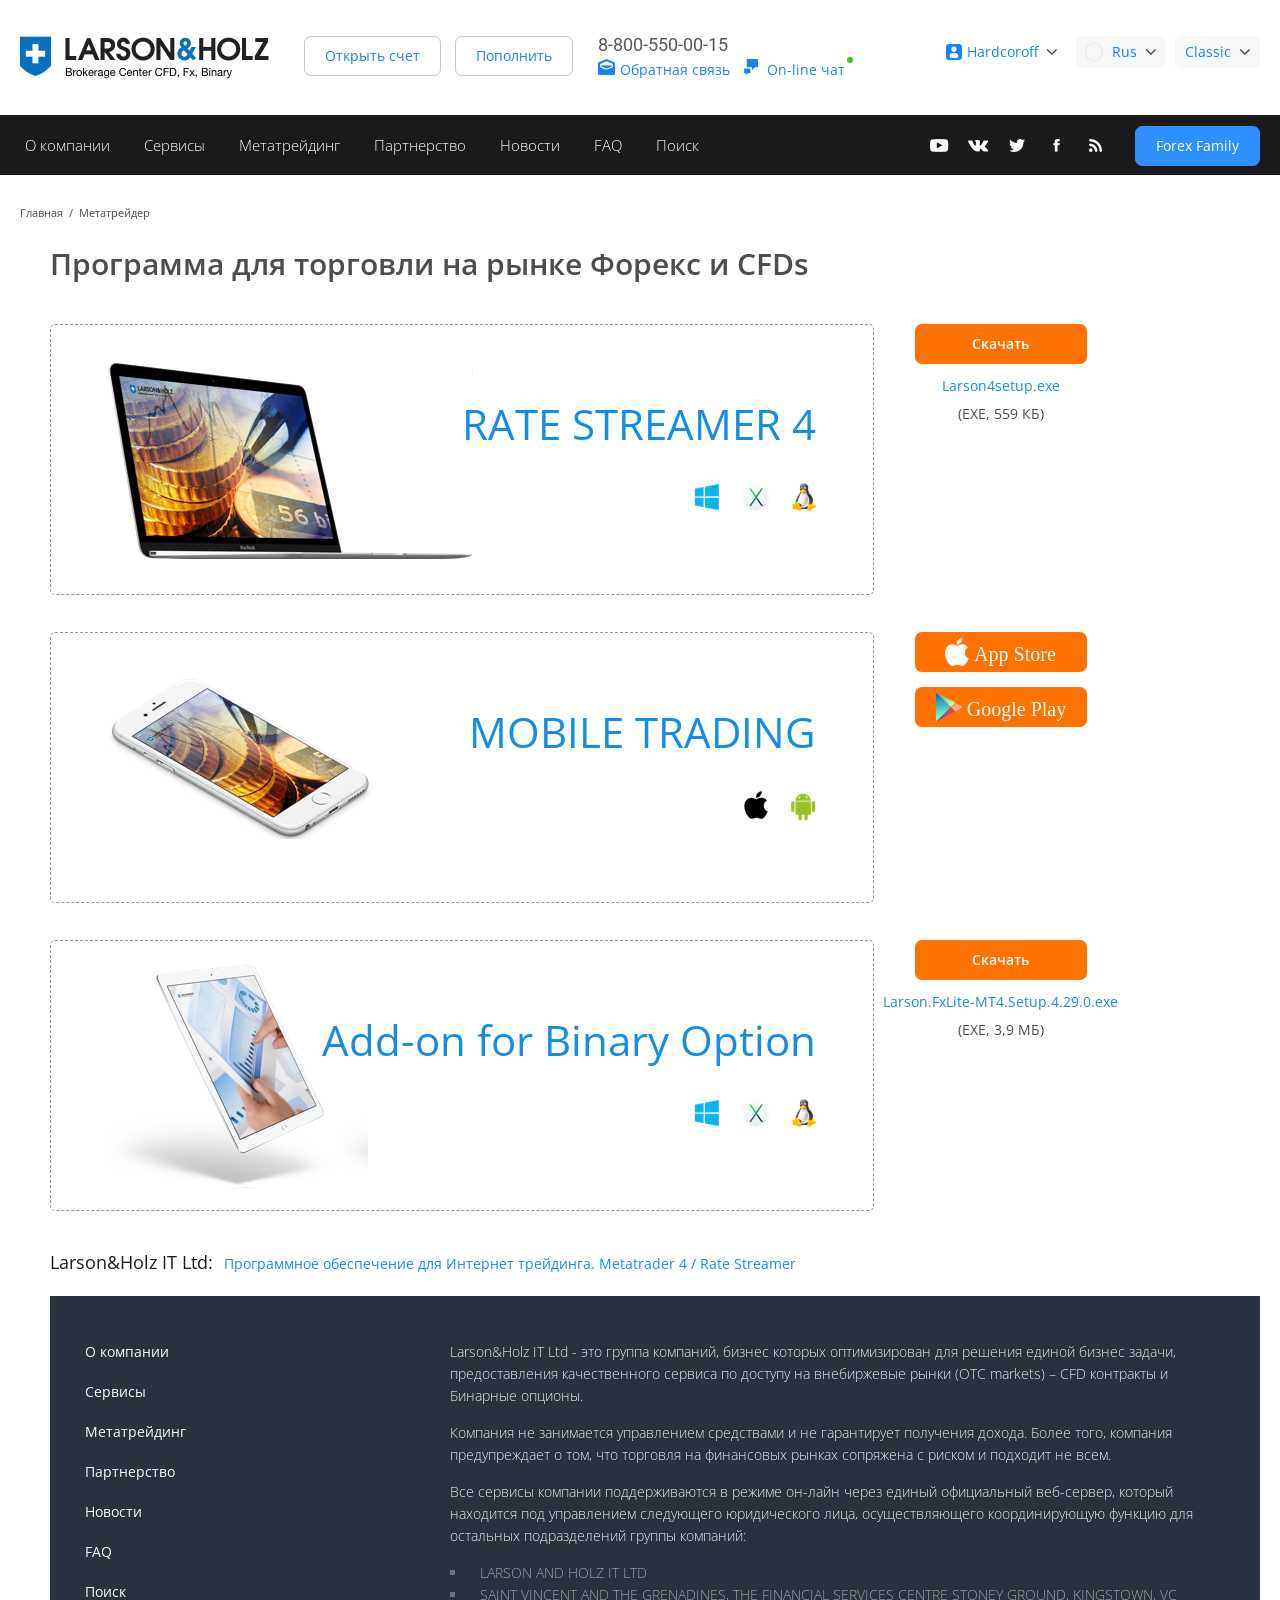
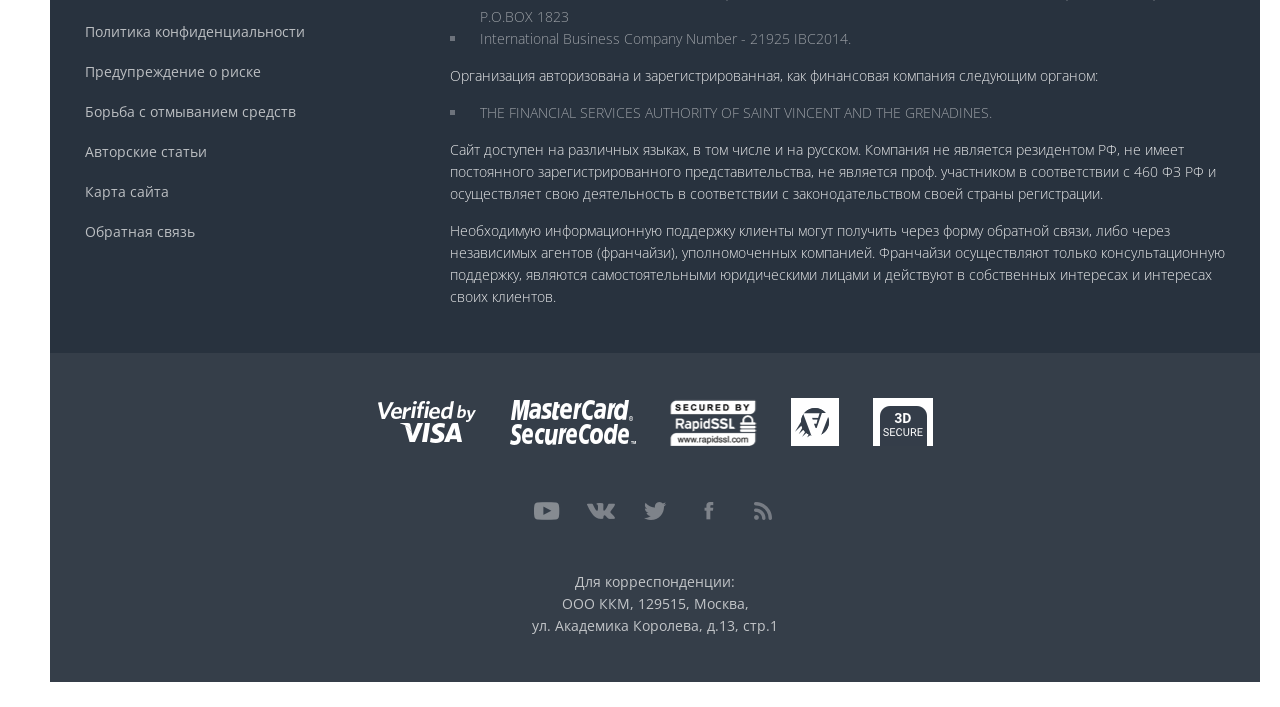
<file: programm-for-traders.html>
<!DOCTYPE html>
<html lang="en">

<head>
    <meta charset="UTF-8">
    <title>larson | Метатрейдер</title>

    <link href='https://fonts.googleapis.com/css?family=Open+Sans:400,300,300italic,400italic,600,600italic,700,700italic,800,800italic&subset=latin,greek,greek-ext,cyrillic-ext,latin-ext,cyrillic' rel='stylesheet' type='text/css'>
    <link href='https://fonts.googleapis.com/css?family=Roboto:400,300,300italic,400italic,500,500italic,700,700italic&subset=latin,greek,greek-ext,cyrillic-ext,cyrillic' rel='stylesheet' type='text/css'>
    <link rel="stylesheet" href="css/style.css">
</head>

<body>
    <div class="main--site--wrapper">
        <header class="b-header clearfix">
            <div class="container">
                <a href="#" class="left b-logo"></a>
                <div class="b-header-buttons--wrapper left">
                    <a href="#" class="empty--button margin-right10 js--open--account">Открыть счет</a>
                    <a href="#" class="empty--button js--account--money">Пополнить</a>
                </div>
                <div class="b-header--phone--nuber--wrapper left">
                    <p class="b-header--the--phone margin-bottom5"><a class="b-header--the--phone--link" href="tel:8-800-550-00-15">8-800-550-00-15</a></p>
                    <p class="b-header--chat--feedback--wrapper">
                        <a href="#" class="link--feedback blue_link margin-right10"><i class="icon--feedback"></i>Обратная связь</a>
                        <a href="#" class="link--online_chat active blue_link"><i class="icon--online_chat"></i> On-line чат</a>
                    </p>
                </div>
                <div class="b-heder--right--side right">
                    <div class="dib b-header--cabinet--wrapper dib margin-right5">
                        <div class="b-dropdown--wrapper">
                            <div class="dropdown--current nobg blue_color"><i class="icon--cabinet"></i>Hardcoroff<span class="icon--select--trigger"></span></div>
                        </div>
                        <div class="b-cabinet--control tac hidden">
                            <div class="b-cabinet--control_inner clearfix">
                                <div class="w60 left">
                                    <a href="#" class="blue_btn">Личный кабинет</a>
                                </div>
                                <div class="w40 right">
                                    <a href="#" class="blue_link">Выход</a>
                                </div>
                            </div>
                        </div>
                    </div>
                    <div class="dib b-header--lang--wrapper whsnw dib margin-right5">
                        <div class="b-dropdown--wrapper">
                            <div class="dropdown--current blue_color"><i class="icon--lang icon--flag3"></i>Rus<span class="icon--select--trigger"></span></div>
                            <div class="b-dropdown hidden">
                                <ul class="b-dropdown--units">
                                    <li class="b-dropdown--item selector--header lang--item"><i class="icon--lang icon--flag3"></i>Rus</li>
                                    <li class="b-dropdown--item"><a class="b-dropdown--link lang--item" href="#"><i class="icon--lang icon--flag1"></i>Арабский</a></li>
                                    <li class="b-dropdown--item"><a class="b-dropdown--link lang--item" href="#"><i class="icon--lang icon--flag2"></i>Китайский</a></li>
                                    <li class="b-dropdown--item"><a class="b-dropdown--link lang--item" href="#"><i class="icon--lang icon--flag3"></i>Русский</a></li>
                                    <li class="b-dropdown--item"><a class="b-dropdown--link lang--item" href="#"><i class="icon--lang icon--flag4"></i>Испанский</a></li>
                                    <li class="b-dropdown--item"><a class="b-dropdown--link lang--item" href="#"><i class="icon--lang icon--flag5"></i>Французский</a></li>
                                    <li class="b-dropdown--item"><a class="b-dropdown--link lang--item" href="#"><i class="icon--lang icon--flag6"></i>Английский</a></li>
                                    <li class="b-dropdown--item"><a class="b-dropdown--link lang--item" href="#"><i class="icon--lang icon--flag7"></i>Немецкий</a></li>
                                    <li class="b-dropdown--item"><a class="b-dropdown--link lang--item" href="#"><i class="icon--lang icon--flag8"></i>Тайский</a></li>
                                    <li class="b-dropdown--item"><a class="b-dropdown--link lang--item" href="#"><i class="icon--lang icon--flag9"></i>Индонезийский</a></li>
                                    <li class="b-dropdown--item"><a class="b-dropdown--link lang--item" href="#"><i class="icon--lang icon--flag10"></i>США</a></li>
                                    <li class="b-dropdown--item"><a class="b-dropdown--link lang--item" href="#"><i class="icon--lang icon--flag11"></i>Польский</a></li>
                                    <li class="b-dropdown--item"><a class="b-dropdown--link lang--item" href="#"><i class="icon--lang icon--flag12"></i>Партугальский</a></li>
                                </ul>
                            </div>
                        </div>
                    </div>
                    <div class="dib b-header--view--wrapper dib">
                        <div class="b-dropdown--wrapper">
                            <div class="dropdown--current blue_color">Classic<span class="icon--select--trigger"></span></div>
                            <div class="b-dropdown hidden right--side--dd">
                                <ul class="b-dropdown--units tar">
                                    <li class="b-dropdown--item selector--header">Classic</li>
                                    <li class="b-dropdown--item"><a class="b-dropdown--link" href="#">Настройки</a></li>
                                    <li class="b-dropdown--item"><a class="b-dropdown--link" href="#">Настройки Настройки Настройки</a></li>
                                    <li class="b-dropdown--item"><a class="b-dropdown--link" href="#">Настройки</a></li>
                                    <li class="b-dropdown--item"><a class="b-dropdown--link" href="#">Настройки</a></li>
                                    <li class="b-dropdown--item"><a class="b-dropdown--link" href="#">Настройки</a></li>
                                    <li class="b-dropdown--item"><a class="b-dropdown--link" href="#">Настройки</a></li>
                                </ul>
                            </div>
                        </div>
                    </div>
                </div>
            </div>
        </header>
        <div class="b-main--page--parallax type2">
            <nav class="b-nav--menu blackbg clearfix">
                <div class="container">
                    <ul class="b-nav--menu_units left">
                        <li class="b-nav--menu_item">
                            <a class="b-nav--menu_link" href="#">О компании</a>
                            <ul class="b-nav--menu--dropdown hidden">
                                <li class="b-nav--menu--dropdown--item"><a href="https://lh-broker.ru/about_the_company_1/" class="b-nav--menu--dropdown--item--link">Информация</a></li>
                                <li class="b-nav--menu--dropdown--item"><a href="https://lh-broker.ru/about_the_company_5/" class="b-nav--menu--dropdown--item--link">Награды</a></li>
                                <li class="b-nav--menu--dropdown--item"><a href="https://lh-broker.ru/video/027/" class="b-nav--menu--dropdown--item--link">Видео</a></li>
                                <li class="b-nav--menu--dropdown--item"><a href="https://lh-broker.ru/charity_1/" class="b-nav--menu--dropdown--item--link">Благотворительность</a></li>
                                <li class="b-nav--menu--dropdown--item"><a href="https://lh-broker.ru/about_the_company_2/" class="b-nav--menu--dropdown--item--link">Бизнес Модель</a></li>
                                <li class="b-nav--menu--dropdown--item"><a href="https://lh-broker.ru/about_the_company_4/" class="b-nav--menu--dropdown--item--link">Контакты</a></li>
                            </ul>
                        </li>
                        <li class="b-nav--menu_item">
                            <a class="b-nav--menu_link" href="#">Сервисы</a>
                            <ul class="b-nav--menu--dropdown hidden">
                                <li class="b-nav--menu--dropdown--item">
                                    <a href="https://lh-broker.ru/services_1/" class="b-nav--menu--dropdown--item--link">Виды счетов</a>
                                    <ul class="b-nav--menu--dropdown--3rd--listing hidden">
                                        <li class="b-nav--menu--dropdown--3rd--item"><a href="https://lh-broker.ru/services_1/" class="b-nav--menu--dropdown--3rd--item--link">Общая информация</a></li>
                                        <li class="b-nav--menu--dropdown--3rd--item"><a href="https://lh-broker.ru/forex_classic/" class="b-nav--menu--dropdown--3rd--item--link">Классические счета</a></li>
                                        <li class="b-nav--menu--dropdown--3rd--item"><a href="https://lh-broker.ru/services_5/" class="b-nav--menu--dropdown--3rd--item--link">NDD / ECN счета</a></li>
                                        <li class="b-nav--menu--dropdown--3rd--item"><a href="https://lh-broker.ru/options/" class="b-nav--menu--dropdown--3rd--item--link">Бинарные опционы</a></li>
                                    </ul>
                                </li>
                                <li class="b-nav--menu--dropdown--item"><a href="https://lh-broker.ru/services_2/" class="b-nav--menu--dropdown--item--link">Спецификации</a></li>
                                <li class="b-nav--menu--dropdown--item"><a href="https://lh-broker.ru/services_3/" class="b-nav--menu--dropdown--item--link">Торговые опции</a></li>
                                <li class="b-nav--menu--dropdown--item"><a href="https://lh-broker.ru/dividends/" class="b-nav--menu--dropdown--item--link">Начисление дивидендов</a></li>
                                <li class="b-nav--menu--dropdown--item"><a href="https://lh-broker.ru/forex_classic/" class="b-nav--menu--dropdown--item--link">Классические счета</a></li>
                                <li class="b-nav--menu--dropdown--item"><a href="https://lh-broker.ru/services_5/ " class="b-nav--menu--dropdown--item--link">NDD / ECN счета</a></li>
                                <li class="b-nav--menu--dropdown--item">
                                    <a href="https://lh-broker.ru/monthly_contest/" class="b-nav--menu--dropdown--item--link">Конкурсные счета</a>
                                    <ul class="b-nav--menu--dropdown--3rd--listing hidden">
                                        <li class="b-nav--menu--dropdown--3rd--item"><a href="https://lh-broker.ru/monthly_contest/ " class="b-nav--menu--dropdown--3rd--item--link">О конкурсе</a></li>
                                        <li class="b-nav--menu--dropdown--3rd--item"><a href="https://lh-broker.ru/rating_2/ " class="b-nav--menu--dropdown--3rd--item--link">Правила</a></li>
                                        <li class="b-nav--menu--dropdown--3rd--item"><a href="https://lh-broker.ru/rating_1/ " class="b-nav--menu--dropdown--3rd--item--link">Рейтинговая таблица</a></li>
                                        <li class="b-nav--menu--dropdown--3rd--item"><a href="https://lh-broker.ru/rating_3/" class="b-nav--menu--dropdown--3rd--item--link">Результаты и награды</a></li>
                                    </ul>
                                </li>
                                <li class="b-nav--menu--dropdown--item"><a href="https://lh-broker.ru/options/" class="b-nav--menu--dropdown--item--link">Бинарные опционы</a></li>
                                <li class="b-nav--menu--dropdown--item">
                                    <a href="https://lh-broker.ru/options/" class="b-nav--menu--dropdown--item--link">Социальная сеть трейдеров</a>
                                    <ul class="b-nav--menu--dropdown--3rd--listing hidden">
                                        <li class="b-nav--menu--dropdown--3rd--item"><a href="https://lh-broker.ru/rating_1/ " class="b-nav--menu--dropdown--3rd--item--link">Торговая среда</a></li>
                                        <li class="b-nav--menu--dropdown--3rd--item"><a href="https://lh-broker.ru/rating_4/ " class="b-nav--menu--dropdown--3rd--item--link">Копирование сделок</a></li>
                                    </ul>
                                </li>
                            </ul>
                        </li>
                        <li class="b-nav--menu_item">
                            <a class="b-nav--menu_link" href="#">Метатрейдинг</a>
                            <ul class="b-nav--menu--dropdown hidden">
                                <li class="b-nav--menu--dropdown--item"><a href="https://lh-broker.ru/bank/RateStreamer/" class="b-nav--menu--dropdown--item--link">Десктопная версия</a></li>
                                <li class="b-nav--menu--dropdown--item"><a href="https://lh-broker.ru/Mobile_Trading/" class="b-nav--menu--dropdown--item--link">Мобильная версия</a></li>
                            </ul>
                        </li>
                        <li class="b-nav--menu_item">
                            <a class="b-nav--menu_link" href="#">Партнерство</a>
                            <ul class="b-nav--menu--dropdown hidden">
                                <li class="b-nav--menu--dropdown--item"><a href="https://lh-broker.ru/Mobile_Trading/" class="b-nav--menu--dropdown--item--link">Виды партнерств</a></li>
                                <li class="b-nav--menu--dropdown--item"><a href="https://lh-broker.ru/partnership_2/" class="b-nav--menu--dropdown--item--link">Наши условия</a></li>
                                <li class="b-nav--menu--dropdown--item"><a href="https://lh-broker.ru/partnership_3/" class="b-nav--menu--dropdown--item--link">Веб представитель</a></li>
                                <li class="b-nav--menu--dropdown--item"><a href="https://lh-broker.ru/partnership_4/" class="b-nav--menu--dropdown--item--link">Открытие офиса</a></li>
                            </ul>
                        </li>
                        <li class="b-nav--menu_item">
                            <a class="b-nav--menu_link" href="#">Новости</a>
                            <ul class="b-nav--menu--dropdown hidden">
                                <li class="b-nav--menu--dropdown--item"><a href="https://lh-broker.ru/news/" class="b-nav--menu--dropdown--item--link">Новости компании</a></li>
                                <li class="b-nav--menu--dropdown--item"><a href="https://lh-broker.ru/businessnews/" class="b-nav--menu--dropdown--item--link">Экономические новости</a></li>
                                <li class="b-nav--menu--dropdown--item"><a href="https://lh-broker.ru/video/shok-prognozy/" class="b-nav--menu--dropdown--item--link">Шокируюшие прогнозы</a></li>
                            </ul>
                        </li>
                        <li class="b-nav--menu_item"><a class="b-nav--menu_link" href="https://lh-broker.ru/faq_1/">FAQ</a></li>
                        <li class="b-nav--menu_item"><a class="b-nav--menu_link" href="#">Поиск</a></li>
                    </ul>
                    <div class="b-nav--forexfamily--wrapper right">
                        <a href="https://lh-broker.ru/FOREXFamily/" class="blue_btn">Forex Family</a>
                    </div>
                    <div class="b-nav--socialmedia--units--wrapper right">
                        <ul class="b-nav--socialmedia--units">
                            <li class="b-nav--social_item"><a class="b-nav--social_link" href="#"><i class="icon--soc1"></i></a></li>
                            <li class="b-nav--social_item"><a class="b-nav--social_link" href="#"><i class="icon--soc2"></i></a></li>
                            <li class="b-nav--social_item"><a class="b-nav--social_link" href="#"><i class="icon--soc3"></i></a></li>
                            <li class="b-nav--social_item"><a class="b-nav--social_link" href="#"><i class="icon--soc4"></i></a></li>
                            <li class="b-nav--social_item"><a class="b-nav--social_link" href="#"><i class="icon--soc5"></i></a></li>
                        </ul>
                    </div>
                </div>
            </nav>

        </div>

        <div class="container clearfix">
            <div class="b-site-breadcrumb">
                <ul class="b-site-breadcrumb__menu">
                    <li class="b-site-breadcrumb__list-outer"><a class="b-site-breadcrumb__item-menu" href="#">Главная</a></li>
                    <li class="b-site-breadcrumb__list-outer">Метатрейдер</li>
                </ul>
            </div>
        </div>

        <div class="container clearfix">


            <div class="b-content-page-right-side">
                <div class="b-site-faq-content__inner">
                    <div class="title-faq-page">
                        <h1>Программа для торговли на рынке Форекс и CFDs</h1></div>

                    <div class="b-site-list-programm">
                        <div class="b-site-list__inner-programm">

                            <div class="b-site-list__item-programm margin-bottom35 clearfix">
                                <div class="b-site-list__item-inner inline-b">
                                    <div class="b-site-list__item-photo macbook">

                                    </div>

                                    <div class="b-site-list-inner-rbox right">
                                        <div class="b-site-list__item-title">
                                            RATE STREAMER 4
                                        </div>
                                        <div class="b-site-list__item-os-outer">
                                            <ul class="b-site-list__os-box right">
                                                <li class="b-site-list__item-os">
                                                    <a class="b-site-list__item-link win-os" href="#"></a>
                                                </li>
                                                <li class="b-site-list__item-os">
                                                    <a class="b-site-list__item-link x-os" href="#"></a>
                                                </li>
                                                <li class="b-site-list__item-os">
                                                    <a class="b-site-list__item-link nix-os" href="#"></a>
                                                </li>
                                            </ul>
                                        </div>
                                    </div>

                                </div>

                                <div class="b-site-list__download-programm inline-b">
                                    <button class="orange-button db margin-bottom10">Скачать</button>
                                    <a class="blue-link" href="#">Larson4setup.exe</a>
                                    <span class="description-exe db margin-top10">(EXE, 559 КБ)</span>
                                </div>

                            </div>

                            <div class="b-site-list__inner-programm">

                                <div class="b-site-list__item-programm margin-bottom35 clearfix">
                                    <div class="b-site-list__item-inner inline-b">
                                        <div class="b-site-list__item-photo iphone">

                                        </div>

                                        <div class="b-site-list-inner-rbox right">
                                            <div class="b-site-list__item-title">
                                                MOBILE TRADING
                                            </div>
                                            <div class="b-site-list__item-os-outer">
                                                <ul class="b-site-list__os-box right">
                                                    <li class="b-site-list__item-os">
                                                        <a class="b-site-list__item-link apple-os" href="#"></a>
                                                    </li>
                                                    <li class="b-site-list__item-os">
                                                        <a class="b-site-list__item-link andoid-os" href="#"></a>
                                                    </li>
                                                </ul>
                                            </div>
                                        </div>

                                    </div>

                                    <div class="b-site-list__download-programm inline-b">
                                        <button class="appstore-button db margin-bottom10">App Store</button>
                                        <button class="google-button db margin-bottom10">Google Play</button>
                                    </div>

                                </div>


                                <div class="b-site-list__inner-programm">

                                    <div class="b-site-list__item-programm margin-bottom35 clearfix">
                                        <div class="b-site-list__item-inner inline-b">
                                            <div class="b-site-list__item-photo ipad">

                                            </div>

                                            <div class="b-site-list-inner-rbox right">
                                                <div class="b-site-list__item-title">
                                                    Add-on for Binary Option
                                                </div>
                                                <div class="b-site-list__item-os-outer">
                                                    <ul class="b-site-list__os-box right">
                                                        <li class="b-site-list__item-os">
                                                            <a class="b-site-list__item-link win-os" href="#"></a>
                                                        </li>
                                                        <li class="b-site-list__item-os">
                                                            <a class="b-site-list__item-link x-os" href="#"></a>
                                                        </li>
                                                        <li class="b-site-list__item-os">
                                                            <a class="b-site-list__item-link nix-os" href="#"></a>
                                                        </li>
                                                    </ul>
                                                </div>
                                            </div>

                                        </div>

                                        <div class="b-site-list__download-programm inline-b">
                                            <button class="orange-button db margin-bottom10">Скачать</button>
                                            <a class="blue-link" href="#">Larson.FxLite-MT4.Setup.4.29.0.exe</a>
                                            <span class="description-exe db margin-top10">(EXE, 3,9 МБ)</span>
                                        </div>

                                    </div>





                                </div>




                                <div class="b-content-bottom__other-link">Larson&Holz IT Ltd:<a href="#">Программное обеспечение для Интернет трейдинга. Metatrader 4 / Rate Streamer </a></div>


                            </div>
                        </div>
                    </div>
                </div>



                <footer>
                    <div class="b-information--footer clearfix">
                        <div class="container--inside">
                            <nav class="b-footer--menu--nav left">
                                <ul class="b-footer_menu--units">
                                    <li class="b-footer_menu--item"><a href="#" class="b-footer_menu--link">О компании</a></li>
                                    <li class="b-footer_menu--item"><a href="#" class="b-footer_menu--link">Сервисы</a></li>
                                    <li class="b-footer_menu--item"><a href="#" class="b-footer_menu--link">Метатрейдинг</a></li>
                                    <li class="b-footer_menu--item"><a href="#" class="b-footer_menu--link">Партнерство</a></li>
                                    <li class="b-footer_menu--item"><a href="#" class="b-footer_menu--link">Новости</a></li>
                                    <li class="b-footer_menu--item"><a href="#" class="b-footer_menu--link">FAQ</a></li>
                                    <li class="b-footer_menu--item"><a href="#" class="b-footer_menu--link">Поиск</a></li>
                                    <li class="b-footer_menu--item"><a href="#" class="b-footer_menu--link gray">Политика конфиденциальности</a></li>
                                    <li class="b-footer_menu--item"><a href="#" class="b-footer_menu--link gray">Предупреждение о риске</a></li>
                                    <li class="b-footer_menu--item"><a href="#" class="b-footer_menu--link gray">Борьба с отмыванием средств</a></li>
                                    <li class="b-footer_menu--item"><a href="#" class="b-footer_menu--link gray">Авторские статьи</a></li>
                                    <li class="b-footer_menu--item"><a href="#" class="b-footer_menu--link gray">Карта сайта</a></li>
                                    <li class="b-footer_menu--item"><a href="#" class="b-footer_menu--link gray">Обратная связь</a></li>
                                </ul>
                            </nav>
                            <aside class="b-footer--information right">
                                <p>Larson&Holz IT Ltd - это группа компаний, бизнес которых оптимизирован для решения единой бизнес задачи, предоставления качественного сервиса по доступу на внебиржевые рынки (OTC markets) – CFD контракты и Бинарные опционы.</p>
                                <p>Компания не занимается управлением средствами и не гарантирует получения дохода. Более того, компания предупреждает о том, что торговля на финансовых рынках сопряжена с риском и подходит не всем. </p>
                                <p>Все сервисы компании поддерживаются в режиме он-лайн через единый официальный веб-сервер, который находится под управлением следующего юридического лица, осуществляющего координирующую функцию для остальных подразделений группы компаний:</p>

                                <ul class="b-footer--gray--color">
                                    <li>LARSON AND HOLZ IT LTD</li>
                                    <li>SAINT VINCENT AND THE GRENADINES, THE FINANCIAL SERVICES CENTRE STONEY GROUND, KINGSTOWN, VC P.O.BOX 1823</li>
                                    <li>International Business Company Number - 21925 IBC2014.</li>
                                </ul>
                                <p>Организация авторизована и зарегистрированная, как финансовая компания следующим органом: </p>

                                <ul class="b-footer--gray--color">
                                    <li>THE FINANCIAL SERVICES AUTHORITY OF SAINT VINCENT AND THE GRENADINES.</li>
                                </ul>

                                <p>Сайт доступен на различных языках, в том числе и на русском. Компания не является резидентом РФ, не имеет постоянного зарегистрированного представительства, не является проф. участником в соответствии с 460 ФЗ РФ и осуществляет свою деятельность в соответствии с законодательством своей страны регистрации.</p>

                                <p>Необходимую информационную поддержку клиенты могут получить через форму обратной связи, либо через независимых агентов (франчайзи), уполномоченных компанией. Франчайзи осуществляют только консультационную поддержку, являются самостоятельными юридическими лицами и действуют в собственных интересах и интересах своих клиентов.</p>
                            </aside>
                        </div>
                    </div>

                    <div class="b-copyright--footer tac">
                        <div class="container">
                            <div class="b-footer--payment--methods tac">
                                <div class="dib vam b-footer--payment--item payment1"></div>
                                <div class="dib vam b-footer--payment--item payment2"></div>
                                <div class="dib vam b-footer--payment--item payment3"></div>
                                <div class="dib vam b-footer--payment--item payment4"></div>
                                <div class="dib vam b-footer--payment--item payment5"></div>
                            </div>
                            <div class="b-footer--social">
                                <a href="#" class="dib vam b-footer--social--icon footer-social-yt"></a>
                                <a href="#" class="dib vam b-footer--social--icon footer-social-vk"></a>
                                <a href="#" class="dib vam b-footer--social--icon footer-social-tw"></a>
                                <a href="#" class="dib vam b-footer--social--icon footer-social-fb"></a>
                                <a href="#" class="dib vam b-footer--social--icon footer-social-rss"></a>
                            </div>
                            <div class="b-footer--address">
                                <p>Для корреспонденции:</p>
                                <p>ООО ККМ, 129515, Москва, </p>
                                <p>ул. Академика Королева, д.13, стр.1</p>
                            </div>
                        </div>
                    </div>
                </footer>
            </div>





            <script src="js/jquery.min.js"></script>

            <!-- // <script src="js/retina.js"></script> -->
            <script src="js/countdown.js"></script>
            <script src="js/owl.carousel.min.js"></script>
            <!-- // <script src="PP/PP.js"></script> -->
            <script src="js/custom.js"></script>
</body>

</html>
</file>
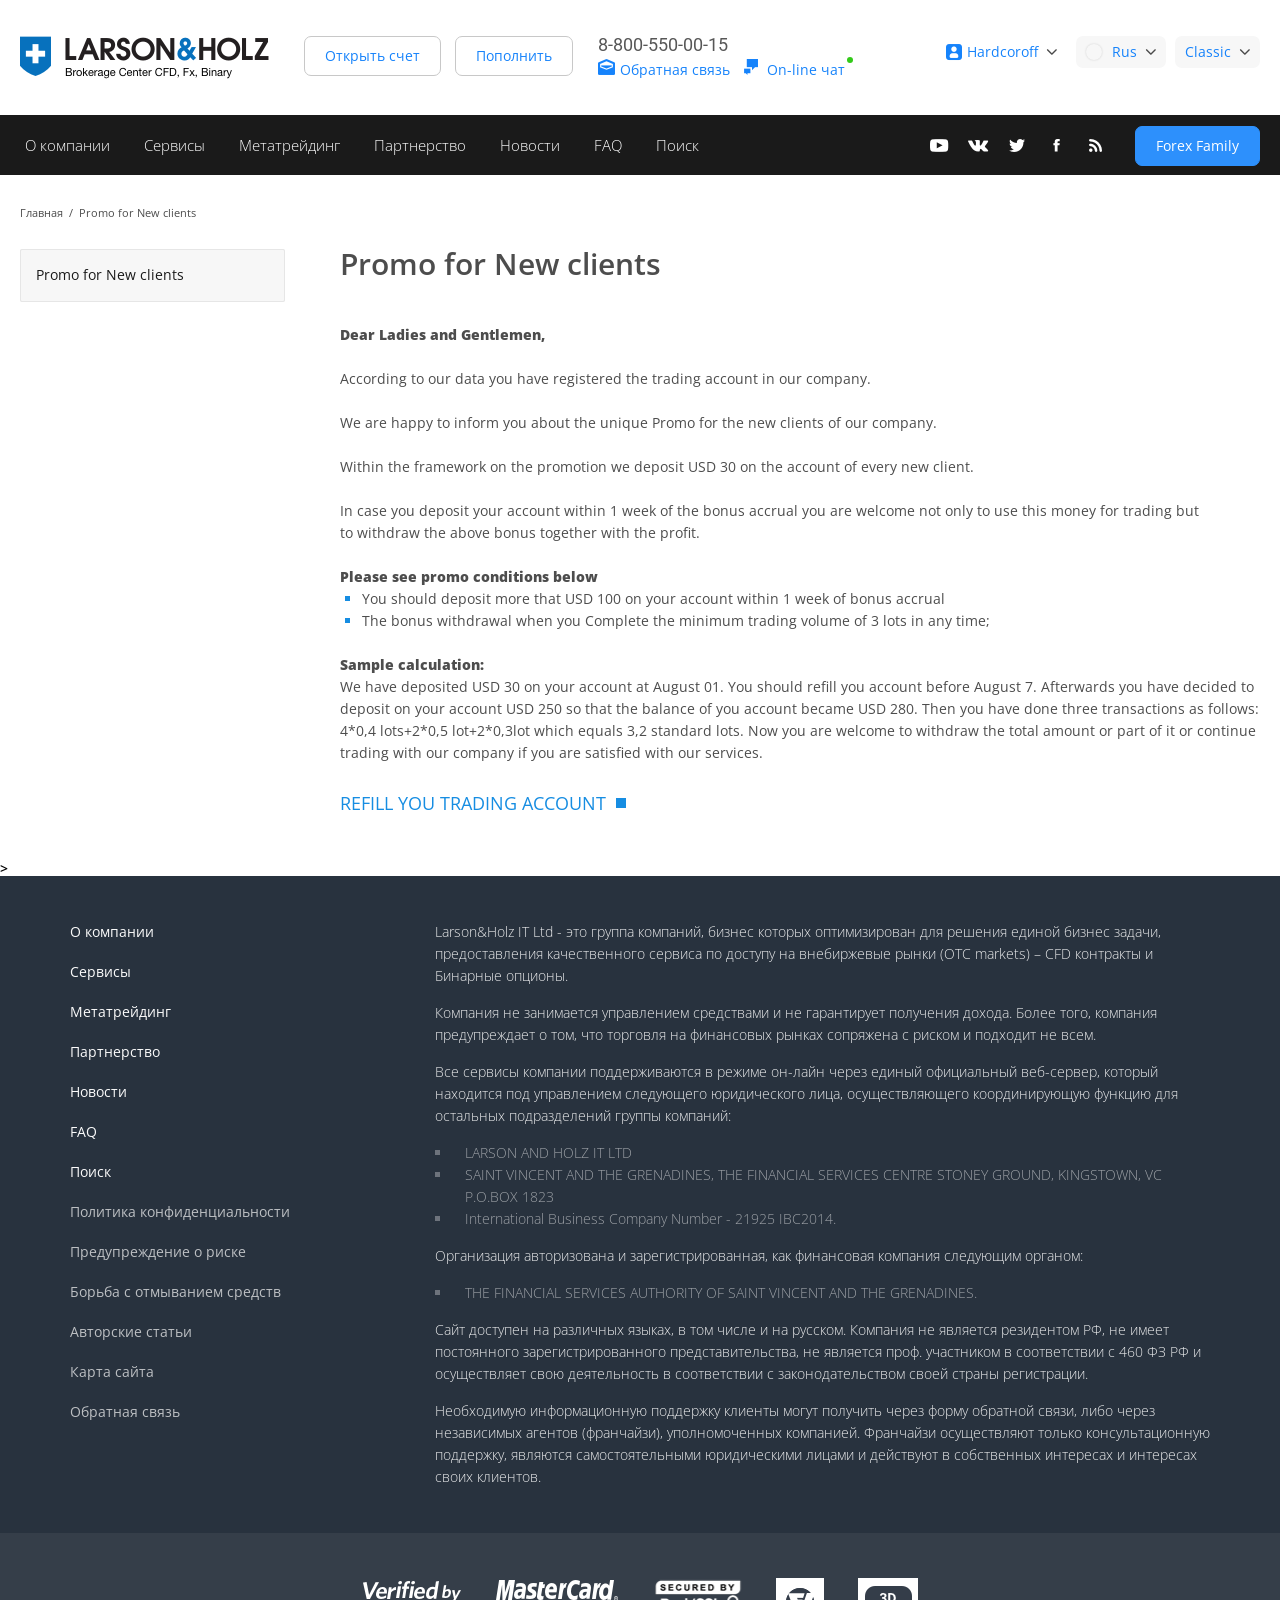
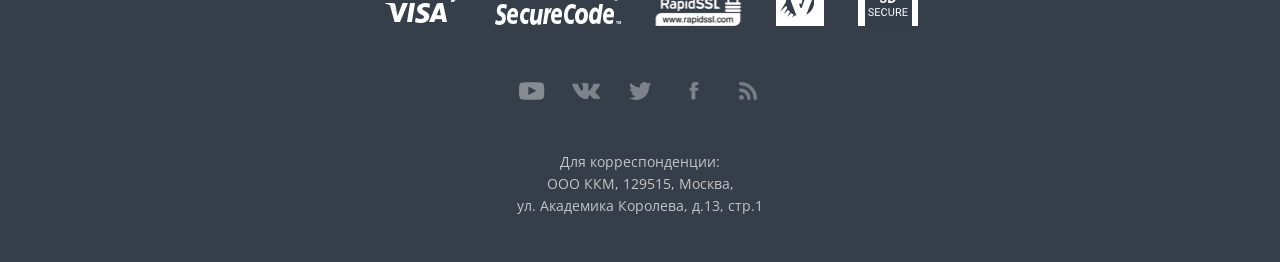
<file: promo-for-new-client.html>
<!DOCTYPE html>
<html lang="en">

<head>
    <meta charset="UTF-8">
    <title>larson | Promo for New clients</title>

    <link href='https://fonts.googleapis.com/css?family=Open+Sans:400,300,300italic,400italic,600,600italic,700,700italic,800,800italic&subset=latin,greek,greek-ext,cyrillic-ext,latin-ext,cyrillic' rel='stylesheet' type='text/css'>
    <link href='https://fonts.googleapis.com/css?family=Roboto:400,300,300italic,400italic,500,500italic,700,700italic&subset=latin,greek,greek-ext,cyrillic-ext,cyrillic' rel='stylesheet' type='text/css'>
    <link rel="stylesheet" href="css/style.css">
</head>

<body>
    <div class="main--site--wrapper">
        <header class="b-header clearfix">
            <div class="container">
                <a href="#" class="left b-logo"></a>
                <div class="b-header-buttons--wrapper left">
                    <a href="#" class="empty--button margin-right10 js--open--account">Открыть счет</a>
                    <a href="#" class="empty--button js--account--money">Пополнить</a>
                </div>
                <div class="b-header--phone--nuber--wrapper left">
                    <p class="b-header--the--phone margin-bottom5"><a class="b-header--the--phone--link" href="tel:8-800-550-00-15">8-800-550-00-15</a></p>
                    <p class="b-header--chat--feedback--wrapper">
                        <a href="#" class="link--feedback blue_link margin-right10"><i class="icon--feedback"></i>Обратная связь</a>
                        <a href="#" class="link--online_chat active blue_link"><i class="icon--online_chat"></i> On-line чат</a>
                    </p>
                </div>
                <div class="b-heder--right--side right">
                    <div class="dib b-header--cabinet--wrapper dib margin-right5">
                        <div class="b-dropdown--wrapper">
                            <div class="dropdown--current nobg blue_color"><i class="icon--cabinet"></i>Hardcoroff<span class="icon--select--trigger"></span></div>
                        </div>
                        <div class="b-cabinet--control tac hidden">
                            <div class="b-cabinet--control_inner clearfix">
                                <div class="w60 left">
                                    <a href="#" class="blue_btn">Личный кабинет</a>
                                </div>
                                <div class="w40 right">
                                    <a href="#" class="blue_link">Выход</a>
                                </div>
                            </div>
                        </div>
                    </div>
                    <div class="dib b-header--lang--wrapper whsnw dib margin-right5">
                        <div class="b-dropdown--wrapper">
                            <div class="dropdown--current blue_color"><i class="icon--lang icon--flag3"></i>Rus<span class="icon--select--trigger"></span></div>
                            <div class="b-dropdown hidden">
                                <ul class="b-dropdown--units">
                                    <li class="b-dropdown--item selector--header lang--item"><i class="icon--lang icon--flag3"></i>Rus</li>
                                    <li class="b-dropdown--item"><a class="b-dropdown--link lang--item" href="#"><i class="icon--lang icon--flag1"></i>Арабский</a></li>
                                    <li class="b-dropdown--item"><a class="b-dropdown--link lang--item" href="#"><i class="icon--lang icon--flag2"></i>Китайский</a></li>
                                    <li class="b-dropdown--item"><a class="b-dropdown--link lang--item" href="#"><i class="icon--lang icon--flag3"></i>Русский</a></li>
                                    <li class="b-dropdown--item"><a class="b-dropdown--link lang--item" href="#"><i class="icon--lang icon--flag4"></i>Испанский</a></li>
                                    <li class="b-dropdown--item"><a class="b-dropdown--link lang--item" href="#"><i class="icon--lang icon--flag5"></i>Французский</a></li>
                                    <li class="b-dropdown--item"><a class="b-dropdown--link lang--item" href="#"><i class="icon--lang icon--flag6"></i>Английский</a></li>
                                    <li class="b-dropdown--item"><a class="b-dropdown--link lang--item" href="#"><i class="icon--lang icon--flag7"></i>Немецкий</a></li>
                                    <li class="b-dropdown--item"><a class="b-dropdown--link lang--item" href="#"><i class="icon--lang icon--flag8"></i>Тайский</a></li>
                                    <li class="b-dropdown--item"><a class="b-dropdown--link lang--item" href="#"><i class="icon--lang icon--flag9"></i>Индонезийский</a></li>
                                    <li class="b-dropdown--item"><a class="b-dropdown--link lang--item" href="#"><i class="icon--lang icon--flag10"></i>США</a></li>
                                    <li class="b-dropdown--item"><a class="b-dropdown--link lang--item" href="#"><i class="icon--lang icon--flag11"></i>Польский</a></li>
                                    <li class="b-dropdown--item"><a class="b-dropdown--link lang--item" href="#"><i class="icon--lang icon--flag12"></i>Партугальский</a></li>
                                </ul>
                            </div>
                        </div>
                    </div>
                    <div class="dib b-header--view--wrapper dib">
                        <div class="b-dropdown--wrapper">
                            <div class="dropdown--current blue_color">Classic<span class="icon--select--trigger"></span></div>
                            <div class="b-dropdown hidden right--side--dd">
                                <ul class="b-dropdown--units tar">
                                    <li class="b-dropdown--item selector--header">Classic</li>
                                    <li class="b-dropdown--item"><a class="b-dropdown--link" href="#">Настройки</a></li>
                                    <li class="b-dropdown--item"><a class="b-dropdown--link" href="#">Настройки Настройки Настройки</a></li>
                                    <li class="b-dropdown--item"><a class="b-dropdown--link" href="#">Настройки</a></li>
                                    <li class="b-dropdown--item"><a class="b-dropdown--link" href="#">Настройки</a></li>
                                    <li class="b-dropdown--item"><a class="b-dropdown--link" href="#">Настройки</a></li>
                                    <li class="b-dropdown--item"><a class="b-dropdown--link" href="#">Настройки</a></li>
                                </ul>
                            </div>
                        </div>
                    </div>
                </div>
            </div>
        </header>
        <div class="b-main--page--parallax type2">
            <nav class="b-nav--menu blackbg clearfix">
                <div class="container">
                    <ul class="b-nav--menu_units left">
                        <li class="b-nav--menu_item">
                            <a class="b-nav--menu_link" href="#">О компании</a>
                            <ul class="b-nav--menu--dropdown hidden">
                                <li class="b-nav--menu--dropdown--item"><a href="https://lh-broker.ru/about_the_company_1/" class="b-nav--menu--dropdown--item--link">Информация</a></li>
                                <li class="b-nav--menu--dropdown--item"><a href="https://lh-broker.ru/about_the_company_5/" class="b-nav--menu--dropdown--item--link">Награды</a></li>
                                <li class="b-nav--menu--dropdown--item"><a href="https://lh-broker.ru/video/027/" class="b-nav--menu--dropdown--item--link">Видео</a></li>
                                <li class="b-nav--menu--dropdown--item"><a href="https://lh-broker.ru/charity_1/" class="b-nav--menu--dropdown--item--link">Благотворительность</a></li>
                                <li class="b-nav--menu--dropdown--item"><a href="https://lh-broker.ru/about_the_company_2/" class="b-nav--menu--dropdown--item--link">Бизнес Модель</a></li>
                                <li class="b-nav--menu--dropdown--item"><a href="https://lh-broker.ru/about_the_company_4/" class="b-nav--menu--dropdown--item--link">Контакты</a></li>
                            </ul>
                        </li>
                        <li class="b-nav--menu_item">
                            <a class="b-nav--menu_link" href="#">Сервисы</a>
                            <ul class="b-nav--menu--dropdown hidden">
                                <li class="b-nav--menu--dropdown--item">
                                    <a href="https://lh-broker.ru/services_1/" class="b-nav--menu--dropdown--item--link">Виды счетов</a>
                                    <ul class="b-nav--menu--dropdown--3rd--listing hidden">
                                        <li class="b-nav--menu--dropdown--3rd--item"><a href="https://lh-broker.ru/services_1/" class="b-nav--menu--dropdown--3rd--item--link">Общая информация</a></li>
                                        <li class="b-nav--menu--dropdown--3rd--item"><a href="https://lh-broker.ru/forex_classic/" class="b-nav--menu--dropdown--3rd--item--link">Классические счета</a></li>
                                        <li class="b-nav--menu--dropdown--3rd--item"><a href="https://lh-broker.ru/services_5/" class="b-nav--menu--dropdown--3rd--item--link">NDD / ECN счета</a></li>
                                        <li class="b-nav--menu--dropdown--3rd--item"><a href="https://lh-broker.ru/options/" class="b-nav--menu--dropdown--3rd--item--link">Бинарные опционы</a></li>
                                    </ul>
                                </li>
                                <li class="b-nav--menu--dropdown--item"><a href="https://lh-broker.ru/services_2/" class="b-nav--menu--dropdown--item--link">Спецификации</a></li>
                                <li class="b-nav--menu--dropdown--item"><a href="https://lh-broker.ru/services_3/" class="b-nav--menu--dropdown--item--link">Торговые опции</a></li>
                                <li class="b-nav--menu--dropdown--item"><a href="https://lh-broker.ru/dividends/" class="b-nav--menu--dropdown--item--link">Начисление дивидендов</a></li>
                                <li class="b-nav--menu--dropdown--item"><a href="https://lh-broker.ru/forex_classic/" class="b-nav--menu--dropdown--item--link">Классические счета</a></li>
                                <li class="b-nav--menu--dropdown--item"><a href="https://lh-broker.ru/services_5/ " class="b-nav--menu--dropdown--item--link">NDD / ECN счета</a></li>
                                <li class="b-nav--menu--dropdown--item">
                                    <a href="https://lh-broker.ru/monthly_contest/" class="b-nav--menu--dropdown--item--link">Конкурсные счета</a>
                                    <ul class="b-nav--menu--dropdown--3rd--listing hidden">
                                        <li class="b-nav--menu--dropdown--3rd--item"><a href="https://lh-broker.ru/monthly_contest/ " class="b-nav--menu--dropdown--3rd--item--link">О конкурсе</a></li>
                                        <li class="b-nav--menu--dropdown--3rd--item"><a href="https://lh-broker.ru/rating_2/ " class="b-nav--menu--dropdown--3rd--item--link">Правила</a></li>
                                        <li class="b-nav--menu--dropdown--3rd--item"><a href="https://lh-broker.ru/rating_1/ " class="b-nav--menu--dropdown--3rd--item--link">Рейтинговая таблица</a></li>
                                        <li class="b-nav--menu--dropdown--3rd--item"><a href="https://lh-broker.ru/rating_3/" class="b-nav--menu--dropdown--3rd--item--link">Результаты и награды</a></li>
                                    </ul>
                                </li>
                                <li class="b-nav--menu--dropdown--item"><a href="https://lh-broker.ru/options/" class="b-nav--menu--dropdown--item--link">Бинарные опционы</a></li>
                                <li class="b-nav--menu--dropdown--item">
                                    <a href="https://lh-broker.ru/options/" class="b-nav--menu--dropdown--item--link">Социальная сеть трейдеров</a>
                                    <ul class="b-nav--menu--dropdown--3rd--listing hidden">
                                        <li class="b-nav--menu--dropdown--3rd--item"><a href="https://lh-broker.ru/rating_1/ " class="b-nav--menu--dropdown--3rd--item--link">Торговая среда</a></li>
                                        <li class="b-nav--menu--dropdown--3rd--item"><a href="https://lh-broker.ru/rating_4/ " class="b-nav--menu--dropdown--3rd--item--link">Копирование сделок</a></li>
                                    </ul>
                                </li>
                            </ul>
                        </li>
                        <li class="b-nav--menu_item">
                            <a class="b-nav--menu_link" href="#">Метатрейдинг</a>
                            <ul class="b-nav--menu--dropdown hidden">
                                <li class="b-nav--menu--dropdown--item"><a href="https://lh-broker.ru/bank/RateStreamer/" class="b-nav--menu--dropdown--item--link">Десктопная версия</a></li>
                                <li class="b-nav--menu--dropdown--item"><a href="https://lh-broker.ru/Mobile_Trading/" class="b-nav--menu--dropdown--item--link">Мобильная версия</a></li>
                            </ul>
                        </li>
                        <li class="b-nav--menu_item">
                            <a class="b-nav--menu_link" href="#">Партнерство</a>
                            <ul class="b-nav--menu--dropdown hidden">
                                <li class="b-nav--menu--dropdown--item"><a href="https://lh-broker.ru/Mobile_Trading/" class="b-nav--menu--dropdown--item--link">Виды партнерств</a></li>
                                <li class="b-nav--menu--dropdown--item"><a href="https://lh-broker.ru/partnership_2/" class="b-nav--menu--dropdown--item--link">Наши условия</a></li>
                                <li class="b-nav--menu--dropdown--item"><a href="https://lh-broker.ru/partnership_3/" class="b-nav--menu--dropdown--item--link">Веб представитель</a></li>
                                <li class="b-nav--menu--dropdown--item"><a href="https://lh-broker.ru/partnership_4/" class="b-nav--menu--dropdown--item--link">Открытие офиса</a></li>
                            </ul>
                        </li>
                        <li class="b-nav--menu_item">
                            <a class="b-nav--menu_link" href="#">Новости</a>
                            <ul class="b-nav--menu--dropdown hidden">
                                <li class="b-nav--menu--dropdown--item"><a href="https://lh-broker.ru/news/" class="b-nav--menu--dropdown--item--link">Новости компании</a></li>
                                <li class="b-nav--menu--dropdown--item"><a href="https://lh-broker.ru/businessnews/" class="b-nav--menu--dropdown--item--link">Экономические новости</a></li>
                                <li class="b-nav--menu--dropdown--item"><a href="https://lh-broker.ru/video/shok-prognozy/" class="b-nav--menu--dropdown--item--link">Шокируюшие прогнозы</a></li>
                            </ul>
                        </li>
                        <li class="b-nav--menu_item"><a class="b-nav--menu_link" href="https://lh-broker.ru/faq_1/">FAQ</a></li>
                        <li class="b-nav--menu_item"><a class="b-nav--menu_link" href="#">Поиск</a></li>
                    </ul>
                    <div class="b-nav--forexfamily--wrapper right">
                        <a href="https://lh-broker.ru/FOREXFamily/" class="blue_btn">Forex Family</a>
                    </div>
                    <div class="b-nav--socialmedia--units--wrapper right">
                        <ul class="b-nav--socialmedia--units">
                            <li class="b-nav--social_item"><a class="b-nav--social_link" href="#"><i class="icon--soc1"></i></a></li>
                            <li class="b-nav--social_item"><a class="b-nav--social_link" href="#"><i class="icon--soc2"></i></a></li>
                            <li class="b-nav--social_item"><a class="b-nav--social_link" href="#"><i class="icon--soc3"></i></a></li>
                            <li class="b-nav--social_item"><a class="b-nav--social_link" href="#"><i class="icon--soc4"></i></a></li>
                            <li class="b-nav--social_item"><a class="b-nav--social_link" href="#"><i class="icon--soc5"></i></a></li>
                        </ul>
                    </div>
                </div>
            </nav>

        </div>

        <div class="container clearfix">
            <div class="b-site-breadcrumb">
                <ul class="b-site-breadcrumb__menu">
                    <li class="b-site-breadcrumb__list-outer"><a class="b-site-breadcrumb__item-menu" href="#">Главная</a></li>
                    <li class="b-site-breadcrumb__list-outer">Promo for New clients</li>
                </ul>
            </div>
        </div>

        <div class="container clearfix">

            <div class="b-content-page-left-side left">
                <div class="b-site-left__inner-box">
                    <ul class="b-site-left__menu">
                        <li class="b-site-left__menu-outer"><a class="b-site-faq__item-menu" href="#">Promo for New clients</a></li>
                    </ul>
                </div>
            </div>

            <div class="b-content-page-right-side ovh">
                <div class="b-site-faq-content__inner">
                    <div class="title-faq-page">
                        <h1>Promo for New clients</h1></div>

                    <div class="b-site-promo__full-text">
                        <p><strong>Dear Ladies and Gentlemen,</strong></p><br />

                        <p>According to our data you have registered the trading account in our company.</p> <br />

                        <p>We are happy to inform you about the unique Promo for the new clients of our company. </p><br />

                        <p>Within the framework on the promotion we deposit USD 30 on the account of every new client. </p><br />

                        <p>In case you deposit your account within 1 week of the bonus accrual you are welcome not only to use this money for trading but</p>
                        <p>to withdraw the above bonus together with the profit. </p><br />

                        <p><strong>Please see promo conditions below</strong>
                            <ul class="b-site_normal_square-list blue">
                                <li><span class="black">You should deposit more that USD 100 on your account within 1 week of bonus accrual</span></i>
                                    <li><span class="black">The bonus withdrawal when you Complete the minimum trading volume of 3 lots in any time;</span></li>
                            </ul>
                        </p>
                        <br />

                        <p><strong>Sample calculation:</strong></p>
                        <p>We have deposited USD 30 on your account at August 01. You should refill you account before August 7. Afterwards you have decided to</p>
                        <p>deposit on your account USD 250 so that the balance of you account became USD 280. Then you have done three transactions as follows: </p>
                        <p>4*0,4 lots+2*0,5 lot+2*0,3lot which equals 3,2 standard lots. Now you are welcome to withdraw the total amount or part of it or continue</p>
                        <p>trading with our company if you are satisfied with our services.</p>
                    </div>

                    <div class="b-site-promo__refil-account">
                        <a class="b-site-promo__refil-link" href="#">REFILL YOU TRADING ACCOUNT</a>
                    </div>
                </div>
            </div>
        </div>
    </div>>



    <footer>
        <div class="b-information--footer clearfix">
            <div class="container--inside">
                <nav class="b-footer--menu--nav left">
                    <ul class="b-footer_menu--units">
                        <li class="b-footer_menu--item"><a href="#" class="b-footer_menu--link">О компании</a></li>
                        <li class="b-footer_menu--item"><a href="#" class="b-footer_menu--link">Сервисы</a></li>
                        <li class="b-footer_menu--item"><a href="#" class="b-footer_menu--link">Метатрейдинг</a></li>
                        <li class="b-footer_menu--item"><a href="#" class="b-footer_menu--link">Партнерство</a></li>
                        <li class="b-footer_menu--item"><a href="#" class="b-footer_menu--link">Новости</a></li>
                        <li class="b-footer_menu--item"><a href="#" class="b-footer_menu--link">FAQ</a></li>
                        <li class="b-footer_menu--item"><a href="#" class="b-footer_menu--link">Поиск</a></li>
                        <li class="b-footer_menu--item"><a href="#" class="b-footer_menu--link gray">Политика конфиденциальности</a></li>
                        <li class="b-footer_menu--item"><a href="#" class="b-footer_menu--link gray">Предупреждение о риске</a></li>
                        <li class="b-footer_menu--item"><a href="#" class="b-footer_menu--link gray">Борьба с отмыванием средств</a></li>
                        <li class="b-footer_menu--item"><a href="#" class="b-footer_menu--link gray">Авторские статьи</a></li>
                        <li class="b-footer_menu--item"><a href="#" class="b-footer_menu--link gray">Карта сайта</a></li>
                        <li class="b-footer_menu--item"><a href="#" class="b-footer_menu--link gray">Обратная связь</a></li>
                    </ul>
                </nav>
                <aside class="b-footer--information right">
                    <p>Larson&Holz IT Ltd - это группа компаний, бизнес которых оптимизирован для решения единой бизнес задачи, предоставления качественного сервиса по доступу на внебиржевые рынки (OTC markets) – CFD контракты и Бинарные опционы.</p>
                    <p>Компания не занимается управлением средствами и не гарантирует получения дохода. Более того, компания предупреждает о том, что торговля на финансовых рынках сопряжена с риском и подходит не всем. </p>
                    <p>Все сервисы компании поддерживаются в режиме он-лайн через единый официальный веб-сервер, который находится под управлением следующего юридического лица, осуществляющего координирующую функцию для остальных подразделений группы компаний:</p>

                    <ul class="b-footer--gray--color">
                        <li>LARSON AND HOLZ IT LTD</li>
                        <li>SAINT VINCENT AND THE GRENADINES, THE FINANCIAL SERVICES CENTRE STONEY GROUND, KINGSTOWN, VC P.O.BOX 1823</li>
                        <li>International Business Company Number - 21925 IBC2014.</li>
                    </ul>
                    <p>Организация авторизована и зарегистрированная, как финансовая компания следующим органом: </p>

                    <ul class="b-footer--gray--color">
                        <li>THE FINANCIAL SERVICES AUTHORITY OF SAINT VINCENT AND THE GRENADINES.</li>
                    </ul>

                    <p>Сайт доступен на различных языках, в том числе и на русском. Компания не является резидентом РФ, не имеет постоянного зарегистрированного представительства, не является проф. участником в соответствии с 460 ФЗ РФ и осуществляет свою деятельность в соответствии с законодательством своей страны регистрации.</p>

                    <p>Необходимую информационную поддержку клиенты могут получить через форму обратной связи, либо через независимых агентов (франчайзи), уполномоченных компанией. Франчайзи осуществляют только консультационную поддержку, являются самостоятельными юридическими лицами и действуют в собственных интересах и интересах своих клиентов.</p>
                </aside>
            </div>
        </div>

        <div class="b-copyright--footer tac">
            <div class="container">
                <div class="b-footer--payment--methods tac">
                    <div class="dib vam b-footer--payment--item payment1"></div>
                    <div class="dib vam b-footer--payment--item payment2"></div>
                    <div class="dib vam b-footer--payment--item payment3"></div>
                    <div class="dib vam b-footer--payment--item payment4"></div>
                    <div class="dib vam b-footer--payment--item payment5"></div>
                </div>
                <div class="b-footer--social">
                    <a href="#" class="dib vam b-footer--social--icon footer-social-yt"></a>
                    <a href="#" class="dib vam b-footer--social--icon footer-social-vk"></a>
                    <a href="#" class="dib vam b-footer--social--icon footer-social-tw"></a>
                    <a href="#" class="dib vam b-footer--social--icon footer-social-fb"></a>
                    <a href="#" class="dib vam b-footer--social--icon footer-social-rss"></a>
                </div>
                <div class="b-footer--address">
                    <p>Для корреспонденции:</p>
                    <p>ООО ККМ, 129515, Москва, </p>
                    <p>ул. Академика Королева, д.13, стр.1</p>
                </div>
            </div>
        </div>
    </footer>
    </div>





    <script src="js/jquery.min.js"></script>

    <!-- // <script src="js/retina.js"></script> -->
    <script src="js/countdown.js"></script>
    <script src="js/owl.carousel.min.js"></script>
    <!-- // <script src="PP/PP.js"></script> -->
    <script src="js/custom.js"></script>
</body>

</html>
</file>
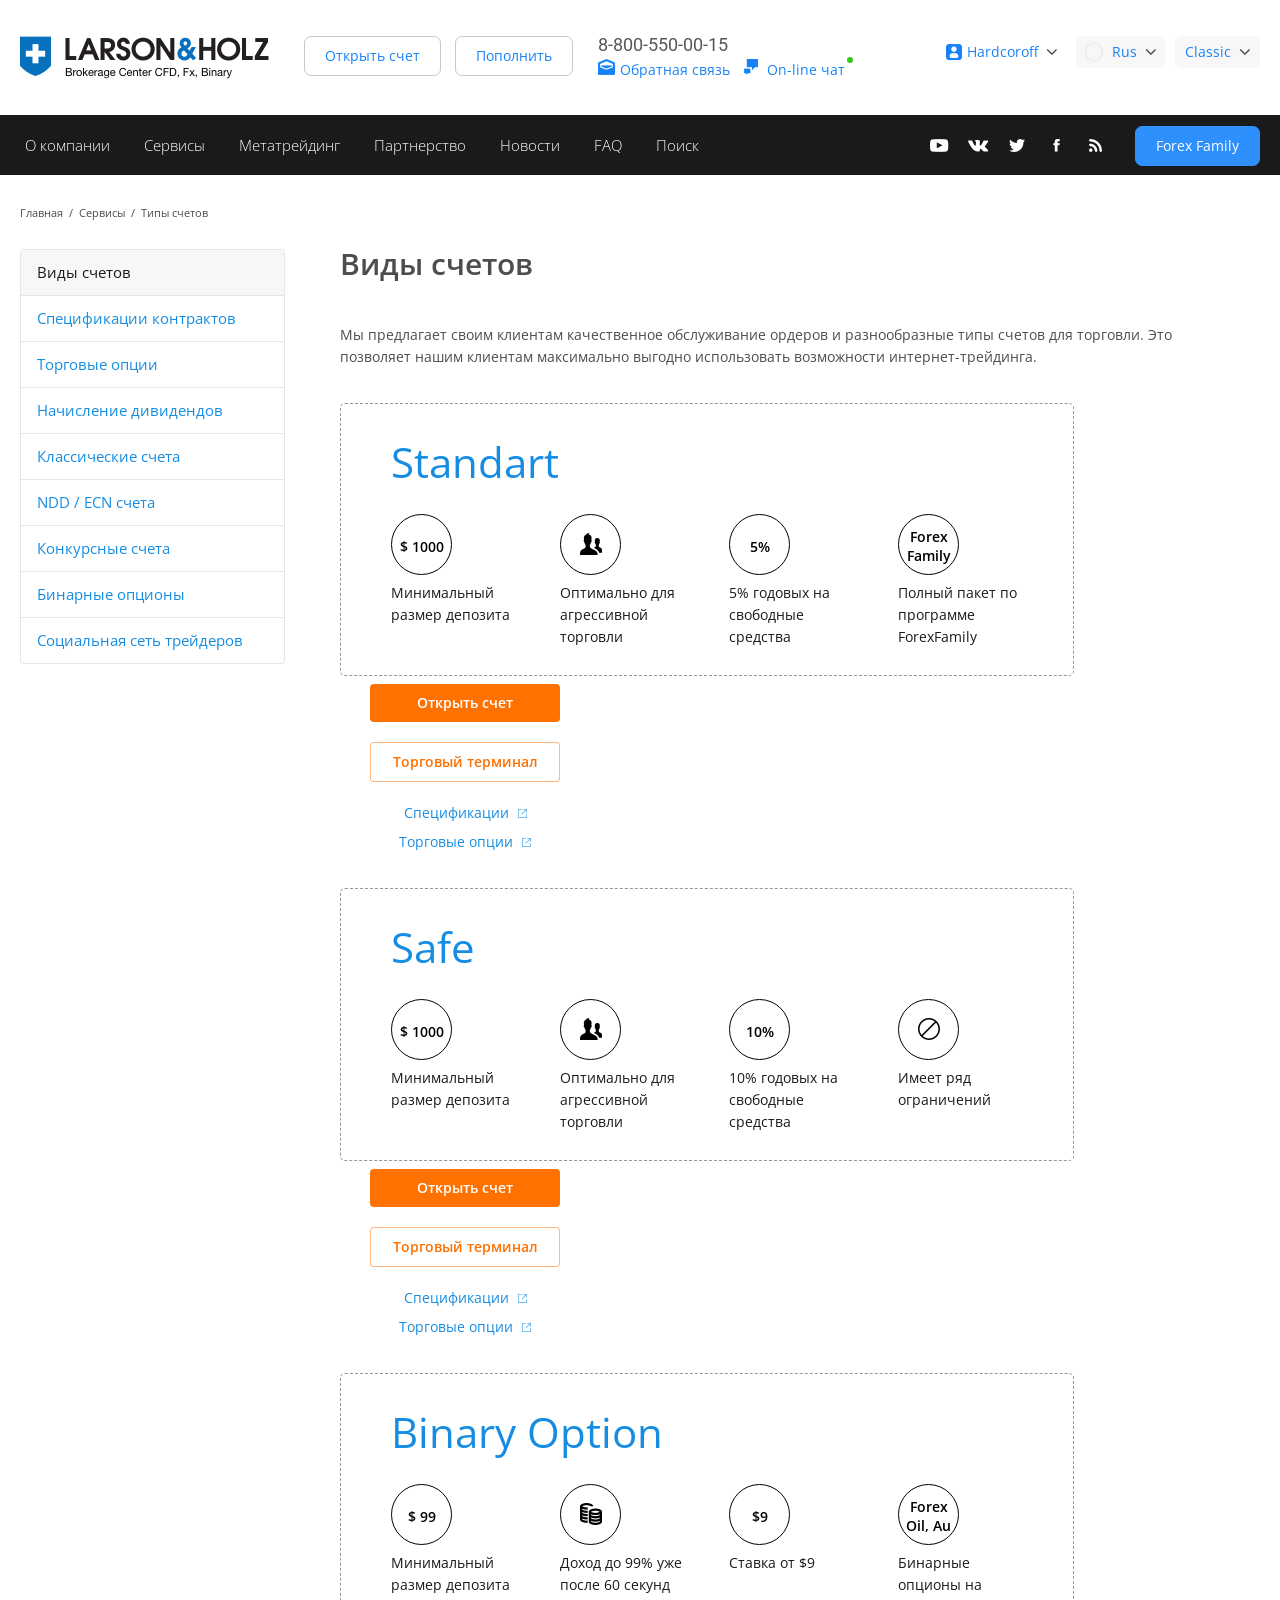
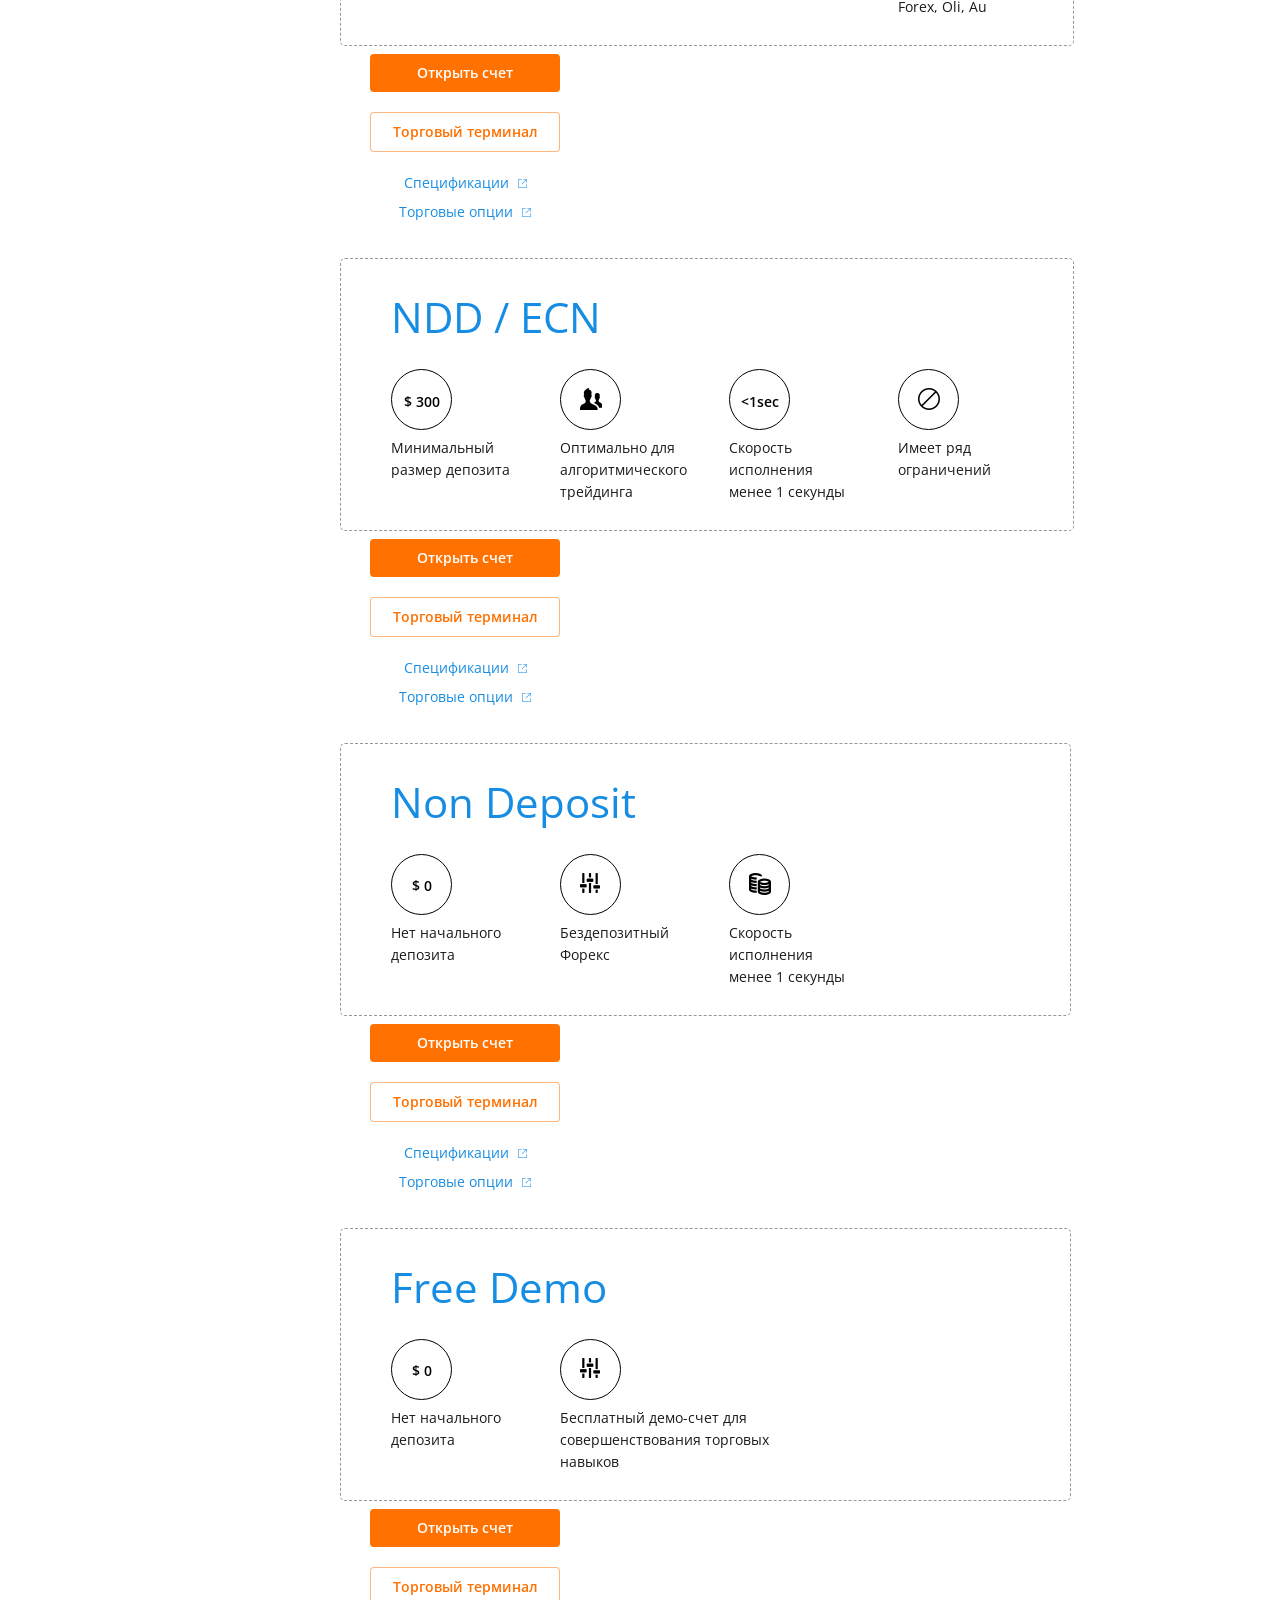
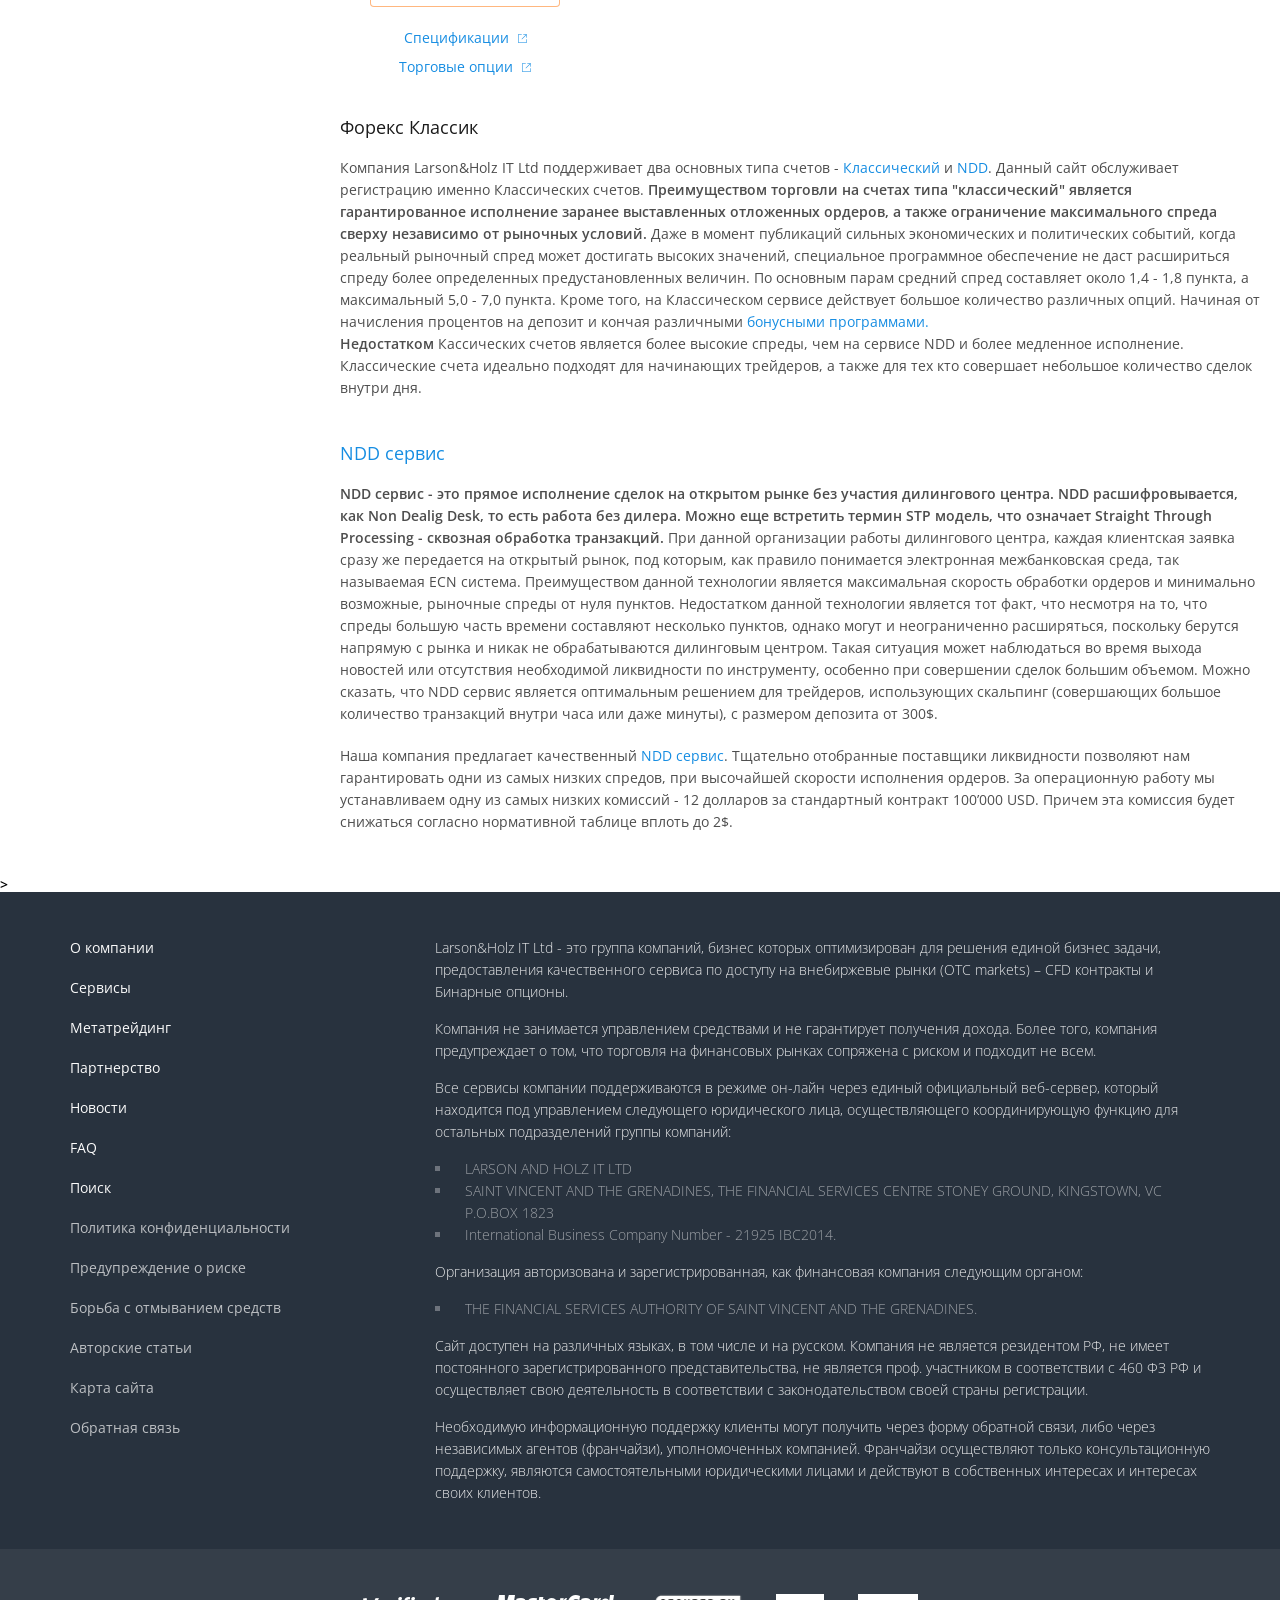
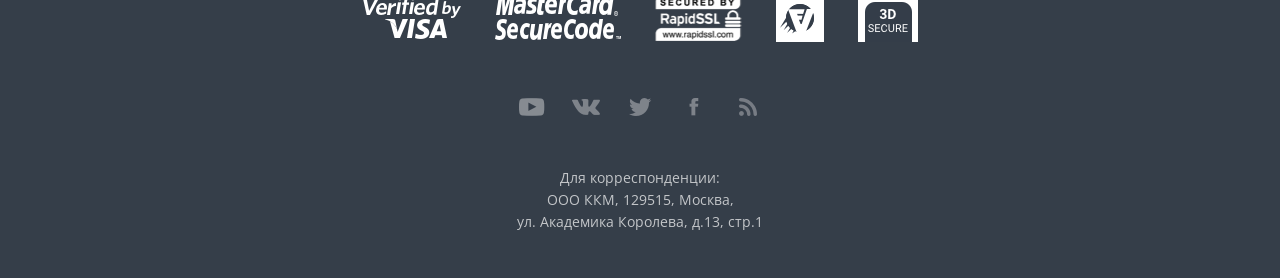
<file: types-of-accounts.html>
<!DOCTYPE html>
<html lang="en">

<head>
    <meta charset="UTF-8">
    <title>larson | Виды счетов</title>

    <link href='https://fonts.googleapis.com/css?family=Open+Sans:400,300,300italic,400italic,600,600italic,700,700italic,800,800italic&subset=latin,greek,greek-ext,cyrillic-ext,latin-ext,cyrillic' rel='stylesheet' type='text/css'>
    <link href='https://fonts.googleapis.com/css?family=Roboto:400,300,300italic,400italic,500,500italic,700,700italic&subset=latin,greek,greek-ext,cyrillic-ext,cyrillic' rel='stylesheet' type='text/css'>
    <link rel="stylesheet" href="css/style.css">
</head>

<body>
    <div class="main--site--wrapper">
        <header class="b-header clearfix">
            <div class="container">
                <a href="#" class="left b-logo"></a>
                <div class="b-header-buttons--wrapper left">
                    <a href="#" class="empty--button margin-right10 js--open--account">Открыть счет</a>
                    <a href="#" class="empty--button js--account--money">Пополнить</a>
                </div>
                <div class="b-header--phone--nuber--wrapper left">
                    <p class="b-header--the--phone margin-bottom5"><a class="b-header--the--phone--link" href="tel:8-800-550-00-15">8-800-550-00-15</a></p>
                    <p class="b-header--chat--feedback--wrapper">
                        <a href="#" class="link--feedback blue_link margin-right10"><i class="icon--feedback"></i>Обратная связь</a>
                        <a href="#" class="link--online_chat active blue_link"><i class="icon--online_chat"></i> On-line чат</a>
                    </p>
                </div>
                <div class="b-heder--right--side right">
                    <div class="dib b-header--cabinet--wrapper dib margin-right5">
                        <div class="b-dropdown--wrapper">
                            <div class="dropdown--current nobg blue_color"><i class="icon--cabinet"></i>Hardcoroff<span class="icon--select--trigger"></span></div>
                        </div>
                        <div class="b-cabinet--control tac hidden">
                            <div class="b-cabinet--control_inner clearfix">
                                <div class="w60 left">
                                    <a href="#" class="blue_btn">Личный кабинет</a>
                                </div>
                                <div class="w40 right">
                                    <a href="#" class="blue_link">Выход</a>
                                </div>
                            </div>
                        </div>
                    </div>
                    <div class="dib b-header--lang--wrapper whsnw dib margin-right5">
                        <div class="b-dropdown--wrapper">
                            <div class="dropdown--current blue_color"><i class="icon--lang icon--flag3"></i>Rus<span class="icon--select--trigger"></span></div>
                            <div class="b-dropdown hidden">
                                <ul class="b-dropdown--units">
                                    <li class="b-dropdown--item selector--header lang--item"><i class="icon--lang icon--flag3"></i>Rus</li>
                                    <li class="b-dropdown--item"><a class="b-dropdown--link lang--item" href="#"><i class="icon--lang icon--flag1"></i>Арабский</a></li>
                                    <li class="b-dropdown--item"><a class="b-dropdown--link lang--item" href="#"><i class="icon--lang icon--flag2"></i>Китайский</a></li>
                                    <li class="b-dropdown--item"><a class="b-dropdown--link lang--item" href="#"><i class="icon--lang icon--flag3"></i>Русский</a></li>
                                    <li class="b-dropdown--item"><a class="b-dropdown--link lang--item" href="#"><i class="icon--lang icon--flag4"></i>Испанский</a></li>
                                    <li class="b-dropdown--item"><a class="b-dropdown--link lang--item" href="#"><i class="icon--lang icon--flag5"></i>Французский</a></li>
                                    <li class="b-dropdown--item"><a class="b-dropdown--link lang--item" href="#"><i class="icon--lang icon--flag6"></i>Английский</a></li>
                                    <li class="b-dropdown--item"><a class="b-dropdown--link lang--item" href="#"><i class="icon--lang icon--flag7"></i>Немецкий</a></li>
                                    <li class="b-dropdown--item"><a class="b-dropdown--link lang--item" href="#"><i class="icon--lang icon--flag8"></i>Тайский</a></li>
                                    <li class="b-dropdown--item"><a class="b-dropdown--link lang--item" href="#"><i class="icon--lang icon--flag9"></i>Индонезийский</a></li>
                                    <li class="b-dropdown--item"><a class="b-dropdown--link lang--item" href="#"><i class="icon--lang icon--flag10"></i>США</a></li>
                                    <li class="b-dropdown--item"><a class="b-dropdown--link lang--item" href="#"><i class="icon--lang icon--flag11"></i>Польский</a></li>
                                    <li class="b-dropdown--item"><a class="b-dropdown--link lang--item" href="#"><i class="icon--lang icon--flag12"></i>Партугальский</a></li>
                                </ul>
                            </div>
                        </div>
                    </div>
                    <div class="dib b-header--view--wrapper dib">
                        <div class="b-dropdown--wrapper">
                            <div class="dropdown--current blue_color">Classic<span class="icon--select--trigger"></span></div>
                            <div class="b-dropdown hidden right--side--dd">
                                <ul class="b-dropdown--units tar">
                                    <li class="b-dropdown--item selector--header">Classic</li>
                                    <li class="b-dropdown--item"><a class="b-dropdown--link" href="#">Настройки</a></li>
                                    <li class="b-dropdown--item"><a class="b-dropdown--link" href="#">Настройки Настройки Настройки</a></li>
                                    <li class="b-dropdown--item"><a class="b-dropdown--link" href="#">Настройки</a></li>
                                    <li class="b-dropdown--item"><a class="b-dropdown--link" href="#">Настройки</a></li>
                                    <li class="b-dropdown--item"><a class="b-dropdown--link" href="#">Настройки</a></li>
                                    <li class="b-dropdown--item"><a class="b-dropdown--link" href="#">Настройки</a></li>
                                </ul>
                            </div>
                        </div>
                    </div>
                </div>
            </div>
        </header>
        <div class="b-main--page--parallax type2">
            <nav class="b-nav--menu blackbg clearfix">
                <div class="container">
                    <ul class="b-nav--menu_units left">
                        <li class="b-nav--menu_item">
                            <a class="b-nav--menu_link" href="#">О компании</a>
                            <ul class="b-nav--menu--dropdown hidden">
                                <li class="b-nav--menu--dropdown--item"><a href="https://lh-broker.ru/about_the_company_1/" class="b-nav--menu--dropdown--item--link">Информация</a></li>
                                <li class="b-nav--menu--dropdown--item"><a href="https://lh-broker.ru/about_the_company_5/" class="b-nav--menu--dropdown--item--link">Награды</a></li>
                                <li class="b-nav--menu--dropdown--item"><a href="https://lh-broker.ru/video/027/" class="b-nav--menu--dropdown--item--link">Видео</a></li>
                                <li class="b-nav--menu--dropdown--item"><a href="https://lh-broker.ru/charity_1/" class="b-nav--menu--dropdown--item--link">Благотворительность</a></li>
                                <li class="b-nav--menu--dropdown--item"><a href="https://lh-broker.ru/about_the_company_2/" class="b-nav--menu--dropdown--item--link">Бизнес Модель</a></li>
                                <li class="b-nav--menu--dropdown--item"><a href="https://lh-broker.ru/about_the_company_4/" class="b-nav--menu--dropdown--item--link">Контакты</a></li>
                            </ul>
                        </li>
                        <li class="b-nav--menu_item">
                            <a class="b-nav--menu_link" href="#">Сервисы</a>
                            <ul class="b-nav--menu--dropdown hidden">
                                <li class="b-nav--menu--dropdown--item">
                                    <a href="https://lh-broker.ru/services_1/" class="b-nav--menu--dropdown--item--link">Виды счетов</a>
                                    <ul class="b-nav--menu--dropdown--3rd--listing hidden">
                                        <li class="b-nav--menu--dropdown--3rd--item"><a href="https://lh-broker.ru/services_1/" class="b-nav--menu--dropdown--3rd--item--link">Общая информация</a></li>
                                        <li class="b-nav--menu--dropdown--3rd--item"><a href="https://lh-broker.ru/forex_classic/" class="b-nav--menu--dropdown--3rd--item--link">Классические счета</a></li>
                                        <li class="b-nav--menu--dropdown--3rd--item"><a href="https://lh-broker.ru/services_5/" class="b-nav--menu--dropdown--3rd--item--link">NDD / ECN счета</a></li>
                                        <li class="b-nav--menu--dropdown--3rd--item"><a href="https://lh-broker.ru/options/" class="b-nav--menu--dropdown--3rd--item--link">Бинарные опционы</a></li>
                                    </ul>
                                </li>
                                <li class="b-nav--menu--dropdown--item"><a href="https://lh-broker.ru/services_2/" class="b-nav--menu--dropdown--item--link">Спецификации</a></li>
                                <li class="b-nav--menu--dropdown--item"><a href="https://lh-broker.ru/services_3/" class="b-nav--menu--dropdown--item--link">Торговые опции</a></li>
                                <li class="b-nav--menu--dropdown--item"><a href="https://lh-broker.ru/dividends/" class="b-nav--menu--dropdown--item--link">Начисление дивидендов</a></li>
                                <li class="b-nav--menu--dropdown--item"><a href="https://lh-broker.ru/forex_classic/" class="b-nav--menu--dropdown--item--link">Классические счета</a></li>
                                <li class="b-nav--menu--dropdown--item"><a href="https://lh-broker.ru/services_5/ " class="b-nav--menu--dropdown--item--link">NDD / ECN счета</a></li>
                                <li class="b-nav--menu--dropdown--item">
                                    <a href="https://lh-broker.ru/monthly_contest/" class="b-nav--menu--dropdown--item--link">Конкурсные счета</a>
                                    <ul class="b-nav--menu--dropdown--3rd--listing hidden">
                                        <li class="b-nav--menu--dropdown--3rd--item"><a href="https://lh-broker.ru/monthly_contest/ " class="b-nav--menu--dropdown--3rd--item--link">О конкурсе</a></li>
                                        <li class="b-nav--menu--dropdown--3rd--item"><a href="https://lh-broker.ru/rating_2/ " class="b-nav--menu--dropdown--3rd--item--link">Правила</a></li>
                                        <li class="b-nav--menu--dropdown--3rd--item"><a href="https://lh-broker.ru/rating_1/ " class="b-nav--menu--dropdown--3rd--item--link">Рейтинговая таблица</a></li>
                                        <li class="b-nav--menu--dropdown--3rd--item"><a href="https://lh-broker.ru/rating_3/" class="b-nav--menu--dropdown--3rd--item--link">Результаты и награды</a></li>
                                    </ul>
                                </li>
                                <li class="b-nav--menu--dropdown--item"><a href="https://lh-broker.ru/options/" class="b-nav--menu--dropdown--item--link">Бинарные опционы</a></li>
                                <li class="b-nav--menu--dropdown--item">
                                    <a href="https://lh-broker.ru/options/" class="b-nav--menu--dropdown--item--link">Социальная сеть трейдеров</a>
                                    <ul class="b-nav--menu--dropdown--3rd--listing hidden">
                                        <li class="b-nav--menu--dropdown--3rd--item"><a href="https://lh-broker.ru/rating_1/ " class="b-nav--menu--dropdown--3rd--item--link">Торговая среда</a></li>
                                        <li class="b-nav--menu--dropdown--3rd--item"><a href="https://lh-broker.ru/rating_4/ " class="b-nav--menu--dropdown--3rd--item--link">Копирование сделок</a></li>
                                    </ul>
                                </li>
                            </ul>
                        </li>
                        <li class="b-nav--menu_item">
                            <a class="b-nav--menu_link" href="#">Метатрейдинг</a>
                            <ul class="b-nav--menu--dropdown hidden">
                                <li class="b-nav--menu--dropdown--item"><a href="https://lh-broker.ru/bank/RateStreamer/" class="b-nav--menu--dropdown--item--link">Десктопная версия</a></li>
                                <li class="b-nav--menu--dropdown--item"><a href="https://lh-broker.ru/Mobile_Trading/" class="b-nav--menu--dropdown--item--link">Мобильная версия</a></li>
                            </ul>
                        </li>
                        <li class="b-nav--menu_item">
                            <a class="b-nav--menu_link" href="#">Партнерство</a>
                            <ul class="b-nav--menu--dropdown hidden">
                                <li class="b-nav--menu--dropdown--item"><a href="https://lh-broker.ru/Mobile_Trading/" class="b-nav--menu--dropdown--item--link">Виды партнерств</a></li>
                                <li class="b-nav--menu--dropdown--item"><a href="https://lh-broker.ru/partnership_2/" class="b-nav--menu--dropdown--item--link">Наши условия</a></li>
                                <li class="b-nav--menu--dropdown--item"><a href="https://lh-broker.ru/partnership_3/" class="b-nav--menu--dropdown--item--link">Веб представитель</a></li>
                                <li class="b-nav--menu--dropdown--item"><a href="https://lh-broker.ru/partnership_4/" class="b-nav--menu--dropdown--item--link">Открытие офиса</a></li>
                            </ul>
                        </li>
                        <li class="b-nav--menu_item">
                            <a class="b-nav--menu_link" href="#">Новости</a>
                            <ul class="b-nav--menu--dropdown hidden">
                                <li class="b-nav--menu--dropdown--item"><a href="https://lh-broker.ru/news/" class="b-nav--menu--dropdown--item--link">Новости компании</a></li>
                                <li class="b-nav--menu--dropdown--item"><a href="https://lh-broker.ru/businessnews/" class="b-nav--menu--dropdown--item--link">Экономические новости</a></li>
                                <li class="b-nav--menu--dropdown--item"><a href="https://lh-broker.ru/video/shok-prognozy/" class="b-nav--menu--dropdown--item--link">Шокируюшие прогнозы</a></li>
                            </ul>
                        </li>
                        <li class="b-nav--menu_item"><a class="b-nav--menu_link" href="https://lh-broker.ru/faq_1/">FAQ</a></li>
                        <li class="b-nav--menu_item"><a class="b-nav--menu_link" href="#">Поиск</a></li>
                    </ul>
                    <div class="b-nav--forexfamily--wrapper right">
                        <a href="https://lh-broker.ru/FOREXFamily/" class="blue_btn">Forex Family</a>
                    </div>
                    <div class="b-nav--socialmedia--units--wrapper right">
                        <ul class="b-nav--socialmedia--units">
                            <li class="b-nav--social_item"><a class="b-nav--social_link" href="#"><i class="icon--soc1"></i></a></li>
                            <li class="b-nav--social_item"><a class="b-nav--social_link" href="#"><i class="icon--soc2"></i></a></li>
                            <li class="b-nav--social_item"><a class="b-nav--social_link" href="#"><i class="icon--soc3"></i></a></li>
                            <li class="b-nav--social_item"><a class="b-nav--social_link" href="#"><i class="icon--soc4"></i></a></li>
                            <li class="b-nav--social_item"><a class="b-nav--social_link" href="#"><i class="icon--soc5"></i></a></li>
                        </ul>
                    </div>
                </div>
            </nav>

        </div>

        <div class="container clearfix">
            <div class="b-site-breadcrumb">
                <ul class="b-site-breadcrumb__menu">
                    <li class="b-site-breadcrumb__list-outer"><a class="b-site-breadcrumb__item-menu" href="#">Главная</a></li>
                    <li class="b-site-breadcrumb__list-outer"><a class="b-site-breadcrumb__item-menu" href="#">Сервисы</a></li>
                    <li class="b-site-breadcrumb__list-outer">Типы счетов</li>
                </ul>
            </div>
        </div>

        <div class="container clearfix">

            <div class="b-content-page-left-side left">
                <div class="b-site-left__outer-box">
                    <ul class="b-site-left__blue-menu">
                        <li class="b-site__blue-menu-inner"><a href="#" class="b-site__blue-menu-item b-active">Виды счетов</a></li>
                        <li class="b-site__blue-menu-inner"><a href="#" class="b-site__blue-menu-item">Спецификации контрактов</a></li>
                        <li class="b-site__blue-menu-inner"><a href="#" class="b-site__blue-menu-item">Торговые опции</a></li>
                        <li class="b-site__blue-menu-inner"><a href="#" class="b-site__blue-menu-item">Начисление дивидендов</a></li>
                        <li class="b-site__blue-menu-inner"><a href="#" class="b-site__blue-menu-item">Классические счета</a></li>
                        <li class="b-site__blue-menu-inner"><a href="#" class="b-site__blue-menu-item">NDD / ECN счета</a></li>
                        <li class="b-site__blue-menu-inner"><a href="#" class="b-site__blue-menu-item">Конкурсные счета</a></li>
                        <li class="b-site__blue-menu-inner"><a href="#" class="b-site__blue-menu-item">Бинарные опционы</a></li>
                        <li class="b-site__blue-menu-inner"><a href="#" class="b-site__blue-menu-item">Социальная сеть трейдеров</a></li>

                    </ul>
                </div>
            </div>

            <div class="b-content-page-right-side ovh">
                <div class="b-site-faq-content__inner">
                    <div class="title-faq-page">
                        <h1>Виды счетов</h1>
                        <p class="normal-text margin-bottom35">
                            Мы предлагает своим клиентам качественное обслуживание ордеров и разнообразные типы счетов для торговли. Это <br /> позволяет нашим клиентам максимально выгодно использовать возможности интернет-трейдинга.
                        </p>
                    </div>



                    <div class="b-content-acc-type-outer">

                        <div class="b-content-acc-type margin-bottom35">
                            <div class="b-content__text-info-acctype borderdt inline-b">
                                <div class="b-content-text-info__inner-ps">
                                    <p class="b-content__text-info-title-ps">Standart</p>
                                    <ul class="b-site__type-account-list">
                                        <li class="b-site__item-account-list">
                                            <div class="b-site__item-circle"><span class="b-site__item-circle-inner">$ 1000</span></div>
                                            <p class="b-site__item-circl-text">Минимальный <br />размер депозита</p>
                                        </li>
                                        <li class="b-site__item-account-list">
                                            <div class="b-site__item-circle"><span class="b-site__item-circle-inner"><i class="icon-acctype-user"></i></span></div>
                                            <p class="b-site__item-circl-text">Оптимально для агрессивной торговли</p>
                                        </li>
                                        <li class="b-site__item-account-list">
                                            <div class="b-site__item-circle"><span class="b-site__item-circle-inner">5%</span></div>
                                            <p class="b-site__item-circl-text">5% годовых на свободные средства </p>
                                        </li>
                                        <li class="b-site__item-account-list">
                                            <div class="b-site__item-circle"><span class="b-site__item-circle-inner">Forex Family</span></div>
                                            <p class="b-site__item-circl-text">Полный пакет по программе ForexFamily</p>
                                        </li>
                                    </ul>
                                </div>
                            </div>
                            <div class="b-content-button-feedback-partners inline-b">
                                <div class="b-content-fb__button-partners margin-bottom20">
                                    <button class="b-site-ps__usl-ps">Открыть счет</button>
                                </div>
                                <div class="b-content-fb__button-partners margin-bottom20">
                                    <button class="b-site-ps__fbz-ps">Торговый терминал</button>
                                </div>

                                <div class="b-content-fb__link-nw">
                                    <ul class="b-content-fb__list-link-nw">
                                        <li class="b-content-fb__link-nw-inner"><a class="open-new-window" href="#">Спецификации</a></li>
                                        <li class="b-content-fb__link-nw-inner"><a class="open-new-window" href="#">Торговые опции</a></li>
                                    </ul>
                                </div>

                            </div>
                        </div>

                        <div class="b-content-acc-type margin-bottom35">
                            <div class="b-content__text-info-acctype borderdt inline-b">
                                <div class="b-content-text-info__inner-ps">
                                    <p class="b-content__text-info-title-ps">Safe</p>
                                    <ul class="b-site__type-account-list">
                                        <li class="b-site__item-account-list">
                                            <div class="b-site__item-circle"><span class="b-site__item-circle-inner">$ 1000</span></div>
                                            <p class="b-site__item-circl-text">Минимальный <br />размер депозита</p>
                                        </li>
                                        <li class="b-site__item-account-list">
                                            <div class="b-site__item-circle"><span class="b-site__item-circle-inner"><i class="icon-acctype-user"></i></span></div>
                                            <p class="b-site__item-circl-text">Оптимально для агрессивной торговли</p>
                                        </li>
                                        <li class="b-site__item-account-list">
                                            <div class="b-site__item-circle"><span class="b-site__item-circle-inner">10%</span></div>
                                            <p class="b-site__item-circl-text">10% годовых на свободные средства </p>
                                        </li>
                                        <li class="b-site__item-account-list">
                                            <div class="b-site__item-circle"><span class="b-site__item-circle-inner"><i class="icon-acctype-blocked"></i></span></div>
                                            <p class="b-site__item-circl-text">Имеет ряд ограничений</p>
                                        </li>
                                    </ul>
                                </div>
                            </div>
                            <div class="b-content-button-feedback-partners inline-b">
                                <div class="b-content-fb__button-partners margin-bottom20">
                                    <button class="b-site-ps__usl-ps">Открыть счет</button>
                                </div>
                                <div class="b-content-fb__button-partners margin-bottom20">
                                    <button class="b-site-ps__fbz-ps">Торговый терминал</button>
                                </div>

                                <div class="b-content-fb__link-nw">
                                    <ul class="b-content-fb__list-link-nw">
                                        <li class="b-content-fb__link-nw-inner"><a class="open-new-window" href="#">Спецификации</a></li>
                                        <li class="b-content-fb__link-nw-inner"><a class="open-new-window" href="#">Торговые опции</a></li>
                                    </ul>
                                </div>

                            </div>
                        </div>


                        <div class="b-content-acc-type margin-bottom35">
                            <div class="b-content__text-info-acctype borderdt inline-b">
                                <div class="b-content-text-info__inner-ps">
                                    <p class="b-content__text-info-title-ps">Binary Option</p>
                                    <ul class="b-site__type-account-list">
                                        <li class="b-site__item-account-list">
                                            <div class="b-site__item-circle"><span class="b-site__item-circle-inner">$ 99</span></div>
                                            <p class="b-site__item-circl-text">Минимальный <br />размер депозита</p>
                                        </li>
                                        <li class="b-site__item-account-list">
                                            <div class="b-site__item-circle"><span class="b-site__item-circle-inner"><i class="icon-binary-money"></i></span></div>
                                            <p class="b-site__item-circl-text">Доход до 99% уже после 60 секунд</p>
                                        </li>
                                        <li class="b-site__item-account-list">
                                            <div class="b-site__item-circle"><span class="b-site__item-circle-inner">$9</span></div>
                                            <p class="b-site__item-circl-text">Ставка от $9</p>
                                        </li>
                                        <li class="b-site__item-account-list">
                                            <div class="b-site__item-circle"><span class="b-site__item-circle-inner">Forex Oil, Au</span></div>
                                            <p class="b-site__item-circl-text">Бинарные опционы на Forex, Oli, Au</p>
                                        </li>
                                    </ul>
                                </div>
                            </div>
                            <div class="b-content-button-feedback-partners inline-b">
                                <div class="b-content-fb__button-partners margin-bottom20">
                                    <button class="b-site-ps__usl-ps">Открыть счет</button>
                                </div>
                                <div class="b-content-fb__button-partners margin-bottom20">
                                    <button class="b-site-ps__fbz-ps">Торговый терминал</button>
                                </div>

                                <div class="b-content-fb__link-nw">
                                    <ul class="b-content-fb__list-link-nw">
                                        <li class="b-content-fb__link-nw-inner"><a class="open-new-window" href="#">Спецификации</a></li>
                                        <li class="b-content-fb__link-nw-inner"><a class="open-new-window" href="#">Торговые опции</a></li>
                                    </ul>
                                </div>

                            </div>
                        </div>

                        <div class="b-content-acc-type margin-bottom35">
                            <div class="b-content__text-info-acctype borderdt inline-b">
                                <div class="b-content-text-info__inner-ps">
                                    <p class="b-content__text-info-title-ps">NDD / ECN</p>
                                    <ul class="b-site__type-account-list">
                                        <li class="b-site__item-account-list">
                                            <div class="b-site__item-circle"><span class="b-site__item-circle-inner">$ 300</span></div>
                                            <p class="b-site__item-circl-text">Минимальный <br />размер депозита</p>
                                        </li>
                                        <li class="b-site__item-account-list">
                                            <div class="b-site__item-circle"><span class="b-site__item-circle-inner"><i class="icon-acctype-user"></i></span></div>
                                            <p class="b-site__item-circl-text">Оптимально для алгоритмического трейдинга</p>
                                        </li>
                                        <li class="b-site__item-account-list">
                                            <div class="b-site__item-circle"><span class="b-site__item-circle-inner"><1sec</span></div>
                                            <p class="b-site__item-circl-text">Скорость исполнения менее 1 секунды</p>
                                        </li>
                                        <li class="b-site__item-account-list">
                                            <div class="b-site__item-circle"><span class="b-site__item-circle-inner"><i class="icon-acctype-blocked"></i></span></div>
                                            <p class="b-site__item-circl-text">Имеет ряд ограничений</p>
                                        </li>
                                    </ul>
                                </div>
                            </div>
                            <div class="b-content-button-feedback-partners inline-b">
                                <div class="b-content-fb__button-partners margin-bottom20">
                                    <button class="b-site-ps__usl-ps">Открыть счет</button>
                                </div>
                                <div class="b-content-fb__button-partners margin-bottom20">
                                    <button class="b-site-ps__fbz-ps">Торговый терминал</button>
                                </div>

                                <div class="b-content-fb__link-nw">
                                    <ul class="b-content-fb__list-link-nw">
                                        <li class="b-content-fb__link-nw-inner"><a class="open-new-window" href="#">Спецификации</a></li>
                                        <li class="b-content-fb__link-nw-inner"><a class="open-new-window" href="#">Торговые опции</a></li>
                                    </ul>
                                </div>

                            </div>
                        </div>


                        <div class="b-content-acc-type margin-bottom35">
                            <div class="b-content__text-info-acctype borderdt inline-b">
                                <div class="b-content-text-info__inner-ps">
                                    <p class="b-content__text-info-title-ps">Non Deposit</p>
                                    <ul class="b-site__type-account-list">
                                        <li class="b-site__item-account-list">
                                            <div class="b-site__item-circle"><span class="b-site__item-circle-inner">$ 0</span></div>
                                            <p class="b-site__item-circl-text">Нет начального депозита</p>
                                        </li>
                                        <li class="b-site__item-account-list">
                                            <div class="b-site__item-circle"><span class="b-site__item-circle-inner"><i class="icon-tumblr"></i></span></div>
                                            <p class="b-site__item-circl-text">Бездепозитный Форекс</p>
                                        </li>
                                        <li class="b-site__item-account-list">
                                            <div class="b-site__item-circle"><span class="b-site__item-circle-inner"><i class="icon-binary-money"></i></span></div>
                                            <p class="b-site__item-circl-text">Скорость исполнения менее 1 секунды</p>
                                        </li>
                                    </ul>
                                </div>
                            </div>
                            <div class="b-content-button-feedback-partners inline-b">
                                <div class="b-content-fb__button-partners margin-bottom20">
                                    <button class="b-site-ps__usl-ps">Открыть счет</button>
                                </div>
                                <div class="b-content-fb__button-partners margin-bottom20">
                                    <button class="b-site-ps__fbz-ps">Торговый терминал</button>
                                </div>

                                <div class="b-content-fb__link-nw">
                                    <ul class="b-content-fb__list-link-nw">
                                        <li class="b-content-fb__link-nw-inner"><a class="open-new-window" href="#">Спецификации</a></li>
                                        <li class="b-content-fb__link-nw-inner"><a class="open-new-window" href="#">Торговые опции</a></li>
                                    </ul>
                                </div>

                            </div>
                        </div>

                        <div class="b-content-acc-type margin-bottom35">
                            <div class="b-content__text-info-acctype borderdt inline-b">
                                <div class="b-content-text-info__inner-ps">
                                    <p class="b-content__text-info-title-ps">Free Demo</p>
                                    <ul class="b-site__type-account-list">
                                        <li class="b-site__item-account-list">
                                            <div class="b-site__item-circle"><span class="b-site__item-circle-inner">$ 0</span></div>
                                            <p class="b-site__item-circl-text">Нет начального депозита</p>
                                        </li>
                                        <li class="b-site__item-account-list wdth215">
                                            <div class="b-site__item-circle"><span class="b-site__item-circle-inner"><i class="icon-tumblr"></i></span></div>
                                            <p class="b-site__item-circl-text">Бесплатный демо-счет для совершенствования торговых навыков</p>
                                        </li>
                                    </ul>
                                </div>
                            </div>
                            <div class="b-content-button-feedback-partners inline-b">
                                <div class="b-content-fb__button-partners margin-bottom20">
                                    <button class="b-site-ps__usl-ps">Открыть счет</button>
                                </div>
                                <div class="b-content-fb__button-partners margin-bottom20">
                                    <button class="b-site-ps__fbz-ps">Торговый терминал</button>
                                </div>

                                <div class="b-content-fb__link-nw">
                                    <ul class="b-content-fb__list-link-nw">
                                        <li class="b-content-fb__link-nw-inner"><a class="open-new-window" href="#">Спецификации</a></li>
                                        <li class="b-content-fb__link-nw-inner"><a class="open-new-window" href="#">Торговые опции</a></li>
                                    </ul>
                                </div>

                            </div>
                        </div>




                    </div>

                    <div class="b-content-bottom__other-text">
                        <div class="b-content-bottom__inner-text margin-bottom40">
                            <p class="b-content-bottom__inner-title">Форекс Классик</p>
                            <p class="b-content-bottom__inner-full-text">
                                Компания Larson&Holz IT Ltd поддерживает два основных типа счетов - <a class="iclb" href="#">Классический</a> и <a class="iclb" href="#">NDD</a>. Данный сайт обслуживает регистрацию именно Классических счетов. <span class="bsl-in-text">Преимуществом торговли на счетах типа "классический" является гарантированное исполнение заранее выставленных отложенных ордеров, а также ограничение максимального спреда сверху независимо от рыночных условий.</span> Даже в момент публикаций сильных экономических и политических событий, когда реальный рыночный спред может достигать высоких значений, специальное программное обеспечение не даст расшириться спреду более определенных предустановленных величин. По основным парам средний спред составляет около 1,4 - 1,8 пункта, а максимальный 5,0 - 7,0 пункта. Кроме того, на Классическом сервисе действует большое количество различных опций. Начиная от начисления процентов на депозит и кончая различными <a class="iclb" href="#">бонусными программами.</a><br /> <span class="bsl-in-text">Недостатком</span> Кассических счетов является более высокие спреды, чем на сервисе NDD и более медленное исполнение. Классические счета идеально подходят для начинающих трейдеров, а также для тех кто совершает небольшое количество сделок внутри дня.
                            </p>

                        </div>

                        <div class="b-content-bottom__inner-text">
                            <p class="b-content-bottom__inner-title blue">NDD сервис</p>
                            <p class="b-content-bottom__inner-full-text margin-bottom20"><span class="bsl-in-text">NDD сервис - это прямое исполнение сделок на открытом рынке без участия дилингового центра. NDD расшифровывается, как Non Dealig Desk, то есть работа без дилера. Можно еще встретить термин STP модель, что означает  Straight Through Processing - сквозная обработка транзакций. </span>При данной организации работы дилингового центра, каждая клиентская заявка сразу же передается на открытый рынок, под которым, как правило понимается электронная межбанковская среда, так называемая ECN система. Преимуществом данной технологии является максимальная скорость обработки ордеров и минимально возможные, рыночные спреды от нуля пунктов. Недостатком данной технологии является тот факт, что несмотря на то, что спреды большую часть времени составляют несколько пунктов, однако могут и неограниченно расширяться, поскольку берутся напрямую с рынка и никак не обрабатываются дилинговым центром. Такая ситуация может наблюдаться во время выхода новостей или отсутствия необходимой ликвидности по инструменту, особенно при совершении сделок большим объемом. Можно сказать, что NDD сервис является оптимальным решением для трейдеров, использующих скальпинг (совершающих большое количество транзакций внутри часа или даже минуты), с размером депозита от 300$.</p>
                            <p class="b-content-bottom__inner-full-text">Наша компания предлагает качественный <a class="iclb" href="#">NDD сервис</a>. Тщательно отобранные поставщики ликвидности позволяют нам гарантировать одни из самых низких спредов, при высочайшей скорости исполнения ордеров. За операционную работу мы устанавливаем одну из самых низких комиссий - 12 долларов за стандартный контракт 100’000 USD. Причем эта комиссия будет снижаться согласно нормативной таблице вплоть до 2$.</p>
                        </div>

                    </div>





                </div>
            </div>
        </div>
    </div>>



    <footer>
        <div class="b-information--footer clearfix">
            <div class="container--inside">
                <nav class="b-footer--menu--nav left">
                    <ul class="b-footer_menu--units">
                        <li class="b-footer_menu--item"><a href="#" class="b-footer_menu--link">О компании</a></li>
                        <li class="b-footer_menu--item"><a href="#" class="b-footer_menu--link">Сервисы</a></li>
                        <li class="b-footer_menu--item"><a href="#" class="b-footer_menu--link">Метатрейдинг</a></li>
                        <li class="b-footer_menu--item"><a href="#" class="b-footer_menu--link">Партнерство</a></li>
                        <li class="b-footer_menu--item"><a href="#" class="b-footer_menu--link">Новости</a></li>
                        <li class="b-footer_menu--item"><a href="#" class="b-footer_menu--link">FAQ</a></li>
                        <li class="b-footer_menu--item"><a href="#" class="b-footer_menu--link">Поиск</a></li>
                        <li class="b-footer_menu--item"><a href="#" class="b-footer_menu--link gray">Политика конфиденциальности</a></li>
                        <li class="b-footer_menu--item"><a href="#" class="b-footer_menu--link gray">Предупреждение о риске</a></li>
                        <li class="b-footer_menu--item"><a href="#" class="b-footer_menu--link gray">Борьба с отмыванием средств</a></li>
                        <li class="b-footer_menu--item"><a href="#" class="b-footer_menu--link gray">Авторские статьи</a></li>
                        <li class="b-footer_menu--item"><a href="#" class="b-footer_menu--link gray">Карта сайта</a></li>
                        <li class="b-footer_menu--item"><a href="#" class="b-footer_menu--link gray">Обратная связь</a></li>
                    </ul>
                </nav>
                <aside class="b-footer--information right">
                    <p>Larson&Holz IT Ltd - это группа компаний, бизнес которых оптимизирован для решения единой бизнес задачи, предоставления качественного сервиса по доступу на внебиржевые рынки (OTC markets) – CFD контракты и Бинарные опционы.</p>
                    <p>Компания не занимается управлением средствами и не гарантирует получения дохода. Более того, компания предупреждает о том, что торговля на финансовых рынках сопряжена с риском и подходит не всем. </p>
                    <p>Все сервисы компании поддерживаются в режиме он-лайн через единый официальный веб-сервер, который находится под управлением следующего юридического лица, осуществляющего координирующую функцию для остальных подразделений группы компаний:</p>

                    <ul class="b-footer--gray--color">
                        <li>LARSON AND HOLZ IT LTD</li>
                        <li>SAINT VINCENT AND THE GRENADINES, THE FINANCIAL SERVICES CENTRE STONEY GROUND, KINGSTOWN, VC P.O.BOX 1823</li>
                        <li>International Business Company Number - 21925 IBC2014.</li>
                    </ul>
                    <p>Организация авторизована и зарегистрированная, как финансовая компания следующим органом: </p>

                    <ul class="b-footer--gray--color">
                        <li>THE FINANCIAL SERVICES AUTHORITY OF SAINT VINCENT AND THE GRENADINES.</li>
                    </ul>

                    <p>Сайт доступен на различных языках, в том числе и на русском. Компания не является резидентом РФ, не имеет постоянного зарегистрированного представительства, не является проф. участником в соответствии с 460 ФЗ РФ и осуществляет свою деятельность в соответствии с законодательством своей страны регистрации.</p>

                    <p>Необходимую информационную поддержку клиенты могут получить через форму обратной связи, либо через независимых агентов (франчайзи), уполномоченных компанией. Франчайзи осуществляют только консультационную поддержку, являются самостоятельными юридическими лицами и действуют в собственных интересах и интересах своих клиентов.</p>
                </aside>
            </div>
        </div>

        <div class="b-copyright--footer tac">
            <div class="container">
                <div class="b-footer--payment--methods tac">
                    <div class="dib vam b-footer--payment--item payment1"></div>
                    <div class="dib vam b-footer--payment--item payment2"></div>
                    <div class="dib vam b-footer--payment--item payment3"></div>
                    <div class="dib vam b-footer--payment--item payment4"></div>
                    <div class="dib vam b-footer--payment--item payment5"></div>
                </div>
                <div class="b-footer--social">
                    <a href="#" class="dib vam b-footer--social--icon footer-social-yt"></a>
                    <a href="#" class="dib vam b-footer--social--icon footer-social-vk"></a>
                    <a href="#" class="dib vam b-footer--social--icon footer-social-tw"></a>
                    <a href="#" class="dib vam b-footer--social--icon footer-social-fb"></a>
                    <a href="#" class="dib vam b-footer--social--icon footer-social-rss"></a>
                </div>
                <div class="b-footer--address">
                    <p>Для корреспонденции:</p>
                    <p>ООО ККМ, 129515, Москва, </p>
                    <p>ул. Академика Королева, д.13, стр.1</p>
                </div>
            </div>
        </div>
    </footer>
    </div>





    <script src="js/jquery.min.js"></script>

    <!-- // <script src="js/retina.js"></script> -->
    <script src="js/countdown.js"></script>
    <script src="js/owl.carousel.min.js"></script>
    <!-- // <script src="PP/PP.js"></script> -->
    <script src="js/custom.js"></script>
</body>

</html>
</file>
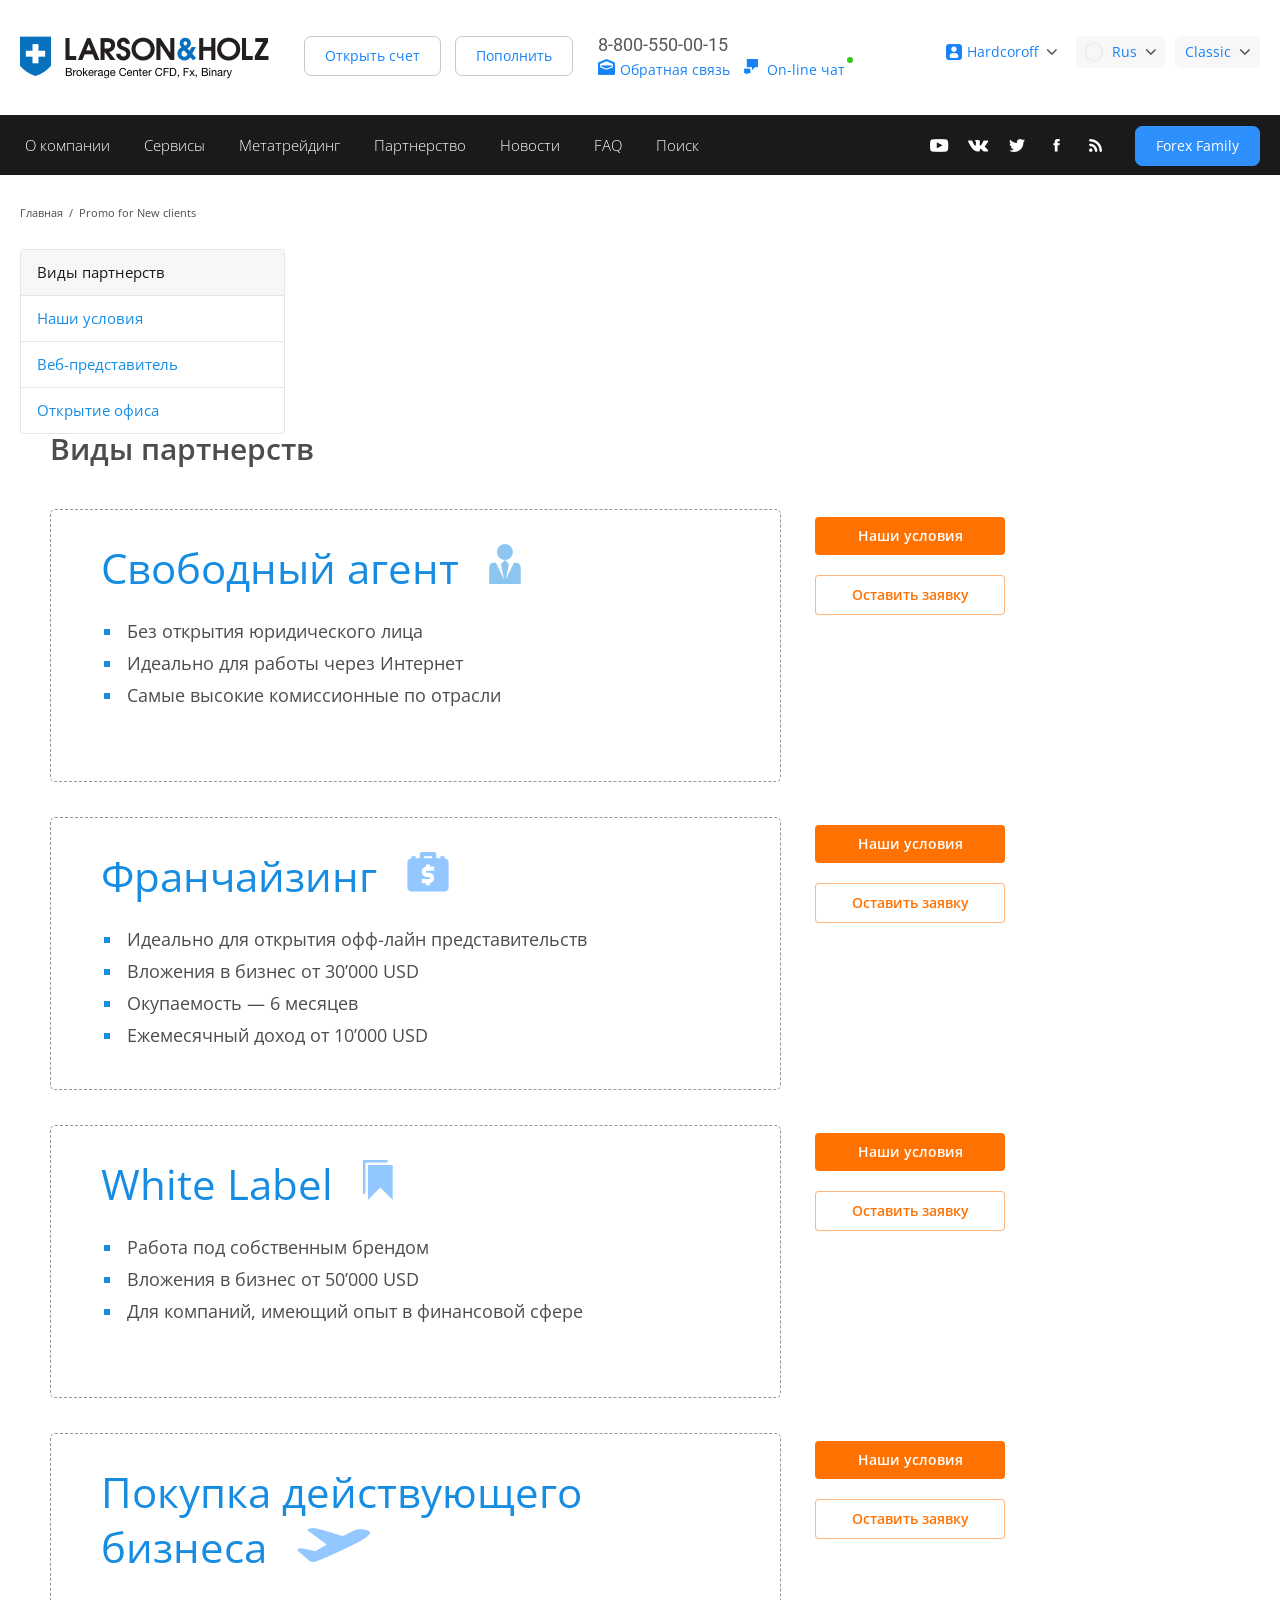
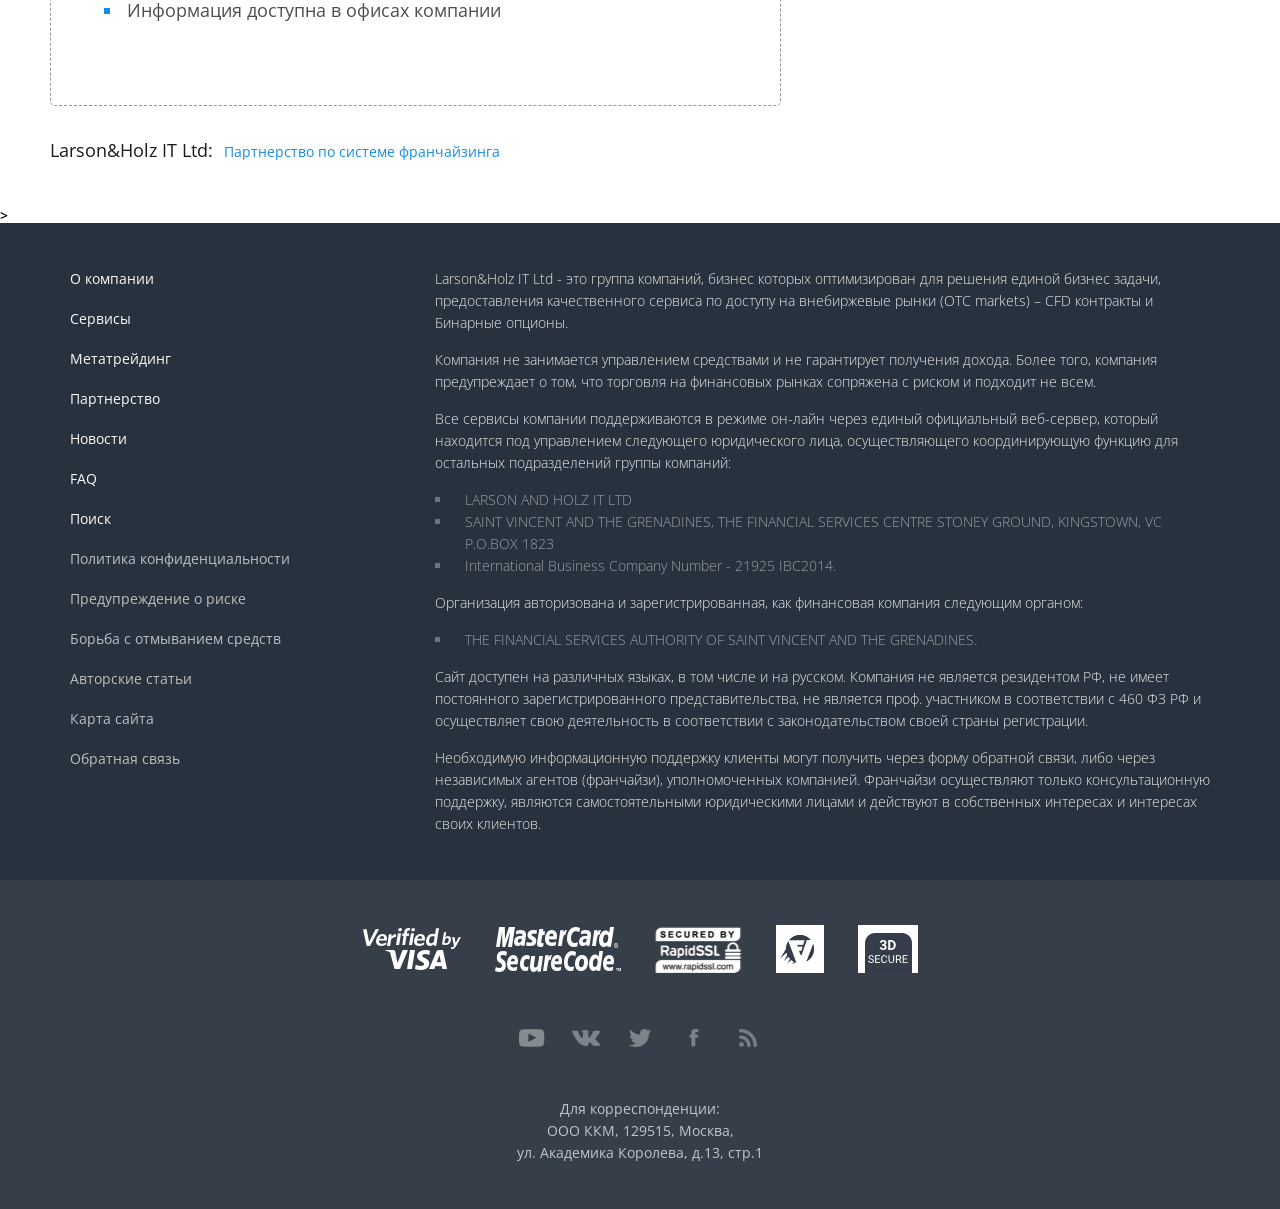
<file: types-of-partnerships.html>
<!DOCTYPE html>
<html lang="en">

<head>
    <meta charset="UTF-8">
    <title>larson | Виды партнерств</title>

    <link href='https://fonts.googleapis.com/css?family=Open+Sans:400,300,300italic,400italic,600,600italic,700,700italic,800,800italic&subset=latin,greek,greek-ext,cyrillic-ext,latin-ext,cyrillic' rel='stylesheet' type='text/css'>
    <link href='https://fonts.googleapis.com/css?family=Roboto:400,300,300italic,400italic,500,500italic,700,700italic&subset=latin,greek,greek-ext,cyrillic-ext,cyrillic' rel='stylesheet' type='text/css'>
    <link rel="stylesheet" href="css/style.css">
</head>

<body>
    <div class="main--site--wrapper">
        <header class="b-header clearfix">
            <div class="container">
                <a href="#" class="left b-logo"></a>
                <div class="b-header-buttons--wrapper left">
                    <a href="#" class="empty--button margin-right10 js--open--account">Открыть счет</a>
                    <a href="#" class="empty--button js--account--money">Пополнить</a>
                </div>
                <div class="b-header--phone--nuber--wrapper left">
                    <p class="b-header--the--phone margin-bottom5"><a class="b-header--the--phone--link" href="tel:8-800-550-00-15">8-800-550-00-15</a></p>
                    <p class="b-header--chat--feedback--wrapper">
                        <a href="#" class="link--feedback blue_link margin-right10"><i class="icon--feedback"></i>Обратная связь</a>
                        <a href="#" class="link--online_chat active blue_link"><i class="icon--online_chat"></i> On-line чат</a>
                    </p>
                </div>
                <div class="b-heder--right--side right">
                    <div class="dib b-header--cabinet--wrapper dib margin-right5">
                        <div class="b-dropdown--wrapper">
                            <div class="dropdown--current nobg blue_color"><i class="icon--cabinet"></i>Hardcoroff<span class="icon--select--trigger"></span></div>
                        </div>
                        <div class="b-cabinet--control tac hidden">
                            <div class="b-cabinet--control_inner clearfix">
                                <div class="w60 left">
                                    <a href="#" class="blue_btn">Личный кабинет</a>
                                </div>
                                <div class="w40 right">
                                    <a href="#" class="blue_link">Выход</a>
                                </div>
                            </div>
                        </div>
                    </div>
                    <div class="dib b-header--lang--wrapper whsnw dib margin-right5">
                        <div class="b-dropdown--wrapper">
                            <div class="dropdown--current blue_color"><i class="icon--lang icon--flag3"></i>Rus<span class="icon--select--trigger"></span></div>
                            <div class="b-dropdown hidden">
                                <ul class="b-dropdown--units">
                                    <li class="b-dropdown--item selector--header lang--item"><i class="icon--lang icon--flag3"></i>Rus</li>
                                    <li class="b-dropdown--item"><a class="b-dropdown--link lang--item" href="#"><i class="icon--lang icon--flag1"></i>Арабский</a></li>
                                    <li class="b-dropdown--item"><a class="b-dropdown--link lang--item" href="#"><i class="icon--lang icon--flag2"></i>Китайский</a></li>
                                    <li class="b-dropdown--item"><a class="b-dropdown--link lang--item" href="#"><i class="icon--lang icon--flag3"></i>Русский</a></li>
                                    <li class="b-dropdown--item"><a class="b-dropdown--link lang--item" href="#"><i class="icon--lang icon--flag4"></i>Испанский</a></li>
                                    <li class="b-dropdown--item"><a class="b-dropdown--link lang--item" href="#"><i class="icon--lang icon--flag5"></i>Французский</a></li>
                                    <li class="b-dropdown--item"><a class="b-dropdown--link lang--item" href="#"><i class="icon--lang icon--flag6"></i>Английский</a></li>
                                    <li class="b-dropdown--item"><a class="b-dropdown--link lang--item" href="#"><i class="icon--lang icon--flag7"></i>Немецкий</a></li>
                                    <li class="b-dropdown--item"><a class="b-dropdown--link lang--item" href="#"><i class="icon--lang icon--flag8"></i>Тайский</a></li>
                                    <li class="b-dropdown--item"><a class="b-dropdown--link lang--item" href="#"><i class="icon--lang icon--flag9"></i>Индонезийский</a></li>
                                    <li class="b-dropdown--item"><a class="b-dropdown--link lang--item" href="#"><i class="icon--lang icon--flag10"></i>США</a></li>
                                    <li class="b-dropdown--item"><a class="b-dropdown--link lang--item" href="#"><i class="icon--lang icon--flag11"></i>Польский</a></li>
                                    <li class="b-dropdown--item"><a class="b-dropdown--link lang--item" href="#"><i class="icon--lang icon--flag12"></i>Партугальский</a></li>
                                </ul>
                            </div>
                        </div>
                    </div>
                    <div class="dib b-header--view--wrapper dib">
                        <div class="b-dropdown--wrapper">
                            <div class="dropdown--current blue_color">Classic<span class="icon--select--trigger"></span></div>
                            <div class="b-dropdown hidden right--side--dd">
                                <ul class="b-dropdown--units tar">
                                    <li class="b-dropdown--item selector--header">Classic</li>
                                    <li class="b-dropdown--item"><a class="b-dropdown--link" href="#">Настройки</a></li>
                                    <li class="b-dropdown--item"><a class="b-dropdown--link" href="#">Настройки Настройки Настройки</a></li>
                                    <li class="b-dropdown--item"><a class="b-dropdown--link" href="#">Настройки</a></li>
                                    <li class="b-dropdown--item"><a class="b-dropdown--link" href="#">Настройки</a></li>
                                    <li class="b-dropdown--item"><a class="b-dropdown--link" href="#">Настройки</a></li>
                                    <li class="b-dropdown--item"><a class="b-dropdown--link" href="#">Настройки</a></li>
                                </ul>
                            </div>
                        </div>
                    </div>
                </div>
            </div>
        </header>
        <div class="b-main--page--parallax type2">
            <nav class="b-nav--menu blackbg clearfix">
                <div class="container">
                    <ul class="b-nav--menu_units left">
                        <li class="b-nav--menu_item">
                            <a class="b-nav--menu_link" href="#">О компании</a>
                            <ul class="b-nav--menu--dropdown hidden">
                                <li class="b-nav--menu--dropdown--item"><a href="https://lh-broker.ru/about_the_company_1/" class="b-nav--menu--dropdown--item--link">Информация</a></li>
                                <li class="b-nav--menu--dropdown--item"><a href="https://lh-broker.ru/about_the_company_5/" class="b-nav--menu--dropdown--item--link">Награды</a></li>
                                <li class="b-nav--menu--dropdown--item"><a href="https://lh-broker.ru/video/027/" class="b-nav--menu--dropdown--item--link">Видео</a></li>
                                <li class="b-nav--menu--dropdown--item"><a href="https://lh-broker.ru/charity_1/" class="b-nav--menu--dropdown--item--link">Благотворительность</a></li>
                                <li class="b-nav--menu--dropdown--item"><a href="https://lh-broker.ru/about_the_company_2/" class="b-nav--menu--dropdown--item--link">Бизнес Модель</a></li>
                                <li class="b-nav--menu--dropdown--item"><a href="https://lh-broker.ru/about_the_company_4/" class="b-nav--menu--dropdown--item--link">Контакты</a></li>
                            </ul>
                        </li>
                        <li class="b-nav--menu_item">
                            <a class="b-nav--menu_link" href="#">Сервисы</a>
                            <ul class="b-nav--menu--dropdown hidden">
                                <li class="b-nav--menu--dropdown--item">
                                    <a href="https://lh-broker.ru/services_1/" class="b-nav--menu--dropdown--item--link">Виды счетов</a>
                                    <ul class="b-nav--menu--dropdown--3rd--listing hidden">
                                        <li class="b-nav--menu--dropdown--3rd--item"><a href="https://lh-broker.ru/services_1/" class="b-nav--menu--dropdown--3rd--item--link">Общая информация</a></li>
                                        <li class="b-nav--menu--dropdown--3rd--item"><a href="https://lh-broker.ru/forex_classic/" class="b-nav--menu--dropdown--3rd--item--link">Классические счета</a></li>
                                        <li class="b-nav--menu--dropdown--3rd--item"><a href="https://lh-broker.ru/services_5/" class="b-nav--menu--dropdown--3rd--item--link">NDD / ECN счета</a></li>
                                        <li class="b-nav--menu--dropdown--3rd--item"><a href="https://lh-broker.ru/options/" class="b-nav--menu--dropdown--3rd--item--link">Бинарные опционы</a></li>
                                    </ul>
                                </li>
                                <li class="b-nav--menu--dropdown--item"><a href="https://lh-broker.ru/services_2/" class="b-nav--menu--dropdown--item--link">Спецификации</a></li>
                                <li class="b-nav--menu--dropdown--item"><a href="https://lh-broker.ru/services_3/" class="b-nav--menu--dropdown--item--link">Торговые опции</a></li>
                                <li class="b-nav--menu--dropdown--item"><a href="https://lh-broker.ru/dividends/" class="b-nav--menu--dropdown--item--link">Начисление дивидендов</a></li>
                                <li class="b-nav--menu--dropdown--item"><a href="https://lh-broker.ru/forex_classic/" class="b-nav--menu--dropdown--item--link">Классические счета</a></li>
                                <li class="b-nav--menu--dropdown--item"><a href="https://lh-broker.ru/services_5/ " class="b-nav--menu--dropdown--item--link">NDD / ECN счета</a></li>
                                <li class="b-nav--menu--dropdown--item">
                                    <a href="https://lh-broker.ru/monthly_contest/" class="b-nav--menu--dropdown--item--link">Конкурсные счета</a>
                                    <ul class="b-nav--menu--dropdown--3rd--listing hidden">
                                        <li class="b-nav--menu--dropdown--3rd--item"><a href="https://lh-broker.ru/monthly_contest/ " class="b-nav--menu--dropdown--3rd--item--link">О конкурсе</a></li>
                                        <li class="b-nav--menu--dropdown--3rd--item"><a href="https://lh-broker.ru/rating_2/ " class="b-nav--menu--dropdown--3rd--item--link">Правила</a></li>
                                        <li class="b-nav--menu--dropdown--3rd--item"><a href="https://lh-broker.ru/rating_1/ " class="b-nav--menu--dropdown--3rd--item--link">Рейтинговая таблица</a></li>
                                        <li class="b-nav--menu--dropdown--3rd--item"><a href="https://lh-broker.ru/rating_3/" class="b-nav--menu--dropdown--3rd--item--link">Результаты и награды</a></li>
                                    </ul>
                                </li>
                                <li class="b-nav--menu--dropdown--item"><a href="https://lh-broker.ru/options/" class="b-nav--menu--dropdown--item--link">Бинарные опционы</a></li>
                                <li class="b-nav--menu--dropdown--item">
                                    <a href="https://lh-broker.ru/options/" class="b-nav--menu--dropdown--item--link">Социальная сеть трейдеров</a>
                                    <ul class="b-nav--menu--dropdown--3rd--listing hidden">
                                        <li class="b-nav--menu--dropdown--3rd--item"><a href="https://lh-broker.ru/rating_1/ " class="b-nav--menu--dropdown--3rd--item--link">Торговая среда</a></li>
                                        <li class="b-nav--menu--dropdown--3rd--item"><a href="https://lh-broker.ru/rating_4/ " class="b-nav--menu--dropdown--3rd--item--link">Копирование сделок</a></li>
                                    </ul>
                                </li>
                            </ul>
                        </li>
                        <li class="b-nav--menu_item">
                            <a class="b-nav--menu_link" href="#">Метатрейдинг</a>
                            <ul class="b-nav--menu--dropdown hidden">
                                <li class="b-nav--menu--dropdown--item"><a href="https://lh-broker.ru/bank/RateStreamer/" class="b-nav--menu--dropdown--item--link">Десктопная версия</a></li>
                                <li class="b-nav--menu--dropdown--item"><a href="https://lh-broker.ru/Mobile_Trading/" class="b-nav--menu--dropdown--item--link">Мобильная версия</a></li>
                            </ul>
                        </li>
                        <li class="b-nav--menu_item">
                            <a class="b-nav--menu_link" href="#">Партнерство</a>
                            <ul class="b-nav--menu--dropdown hidden">
                                <li class="b-nav--menu--dropdown--item"><a href="https://lh-broker.ru/Mobile_Trading/" class="b-nav--menu--dropdown--item--link">Виды партнерств</a></li>
                                <li class="b-nav--menu--dropdown--item"><a href="https://lh-broker.ru/partnership_2/" class="b-nav--menu--dropdown--item--link">Наши условия</a></li>
                                <li class="b-nav--menu--dropdown--item"><a href="https://lh-broker.ru/partnership_3/" class="b-nav--menu--dropdown--item--link">Веб представитель</a></li>
                                <li class="b-nav--menu--dropdown--item"><a href="https://lh-broker.ru/partnership_4/" class="b-nav--menu--dropdown--item--link">Открытие офиса</a></li>
                            </ul>
                        </li>
                        <li class="b-nav--menu_item">
                            <a class="b-nav--menu_link" href="#">Новости</a>
                            <ul class="b-nav--menu--dropdown hidden">
                                <li class="b-nav--menu--dropdown--item"><a href="https://lh-broker.ru/news/" class="b-nav--menu--dropdown--item--link">Новости компании</a></li>
                                <li class="b-nav--menu--dropdown--item"><a href="https://lh-broker.ru/businessnews/" class="b-nav--menu--dropdown--item--link">Экономические новости</a></li>
                                <li class="b-nav--menu--dropdown--item"><a href="https://lh-broker.ru/video/shok-prognozy/" class="b-nav--menu--dropdown--item--link">Шокируюшие прогнозы</a></li>
                            </ul>
                        </li>
                        <li class="b-nav--menu_item"><a class="b-nav--menu_link" href="https://lh-broker.ru/faq_1/">FAQ</a></li>
                        <li class="b-nav--menu_item"><a class="b-nav--menu_link" href="#">Поиск</a></li>
                    </ul>
                    <div class="b-nav--forexfamily--wrapper right">
                        <a href="https://lh-broker.ru/FOREXFamily/" class="blue_btn">Forex Family</a>
                    </div>
                    <div class="b-nav--socialmedia--units--wrapper right">
                        <ul class="b-nav--socialmedia--units">
                            <li class="b-nav--social_item"><a class="b-nav--social_link" href="#"><i class="icon--soc1"></i></a></li>
                            <li class="b-nav--social_item"><a class="b-nav--social_link" href="#"><i class="icon--soc2"></i></a></li>
                            <li class="b-nav--social_item"><a class="b-nav--social_link" href="#"><i class="icon--soc3"></i></a></li>
                            <li class="b-nav--social_item"><a class="b-nav--social_link" href="#"><i class="icon--soc4"></i></a></li>
                            <li class="b-nav--social_item"><a class="b-nav--social_link" href="#"><i class="icon--soc5"></i></a></li>
                        </ul>
                    </div>
                </div>
            </nav>

        </div>

        <div class="container clearfix">
            <div class="b-site-breadcrumb">
                <ul class="b-site-breadcrumb__menu">
                    <li class="b-site-breadcrumb__list-outer"><a class="b-site-breadcrumb__item-menu" href="#">Главная</a></li>
                    <li class="b-site-breadcrumb__list-outer">Promo for New clients</li>
                </ul>
            </div>
        </div>

        <div class="container clearfix">

            <div class="b-content-page-left-side left">
                <div class="b-site-left__outer-box">
                    <ul class="b-site-left__blue-menu">
                        <li class="b-site__blue-menu-inner"><a href="#" class="b-site__blue-menu-item b-active">Виды партнерств</a></li>
                        <li class="b-site__blue-menu-inner"><a href="#" class="b-site__blue-menu-item">Наши условия</a></li>
                        <li class="b-site__blue-menu-inner"><a href="#" class="b-site__blue-menu-item">Веб-представитель</a></li>
                        <li class="b-site__blue-menu-inner"><a href="#" class="b-site__blue-menu-item">Открытие офиса</a></li>
                    </ul>
                </div>
            </div>

            <div class="b-content-page-right-side left">
                <div class="b-site-faq-content__inner">
                    <div class="title-faq-page">
                        <h1>Виды партнерств</h1></div>



                    <div class="b-content-feedback-outer">
                        <div class="b-content-feedback-ps margin-bottom35">
                            <div class="b-content__text-info-feedback-ps borderdt inline-b">
                                <div class="b-content-text-info__inner-ps">
                                    <p class="b-content__text-info-title-ps icon-partners-agent">Свободный агент</p>
                                    <ul class="b-site_normal_square-list blue partners-form-list">
                                        <li><span class="black">Без открытия юридического лица</span></li>
                                        <li><span class="black">Идеально для работы через Интернет</span></li>
                                        <li><span class="black">Самые высокие комиссионные по отрасли</span></li>
                                    </ul>
                                </div>
                            </div>
                            <div class="b-content-button-feedback-partners inline-b">
                                <div class="b-content-fb__button-partners margin-bottom20">
                                    <button class="b-site-ps__usl-ps">Наши условия</button>
                                </div>
                                <div class="b-content-fb__button-partners">
                                    <button class="b-site-ps__fbz-ps">Оставить заявку</button>
                                </div>
                            </div>
                        </div>

                        <div class="b-content-feedback-ps margin-bottom35">
                            <div class="b-content__text-info-feedback-ps borderdt inline-b">
                                <div class="b-content-text-info__inner-ps">
                                    <p class="b-content__text-info-title-ps icon-partners-franhize">Франчайзинг</p>
                                    <ul class="b-site_normal_square-list blue partners-form-list">
                                        <li><span class="black">Идеально для открытия офф-лайн представительств</span></li>
                                        <li><span class="black">Вложения в бизнес от 30’000 USD</span></li>
                                        <li><span class="black">Окупаемость — 6 месяцев</span></li>
                                        <li><span class="black">Ежемесячный доход от 10’000 USD</span></li>
                                    </ul>
                                </div>
                            </div>
                            <div class="b-content-button-feedback-partners inline-b">
                                <div class="b-content-fb__button-partners margin-bottom20">
                                    <button class="b-site-ps__usl-ps">Наши условия</button>
                                </div>
                                <div class="b-content-fb__button-partners">
                                    <button class="b-site-ps__fbz-ps">Оставить заявку</button>
                                </div>
                            </div>
                        </div>


                        <div class="b-content-feedback-ps margin-bottom35">
                            <div class="b-content__text-info-feedback-ps borderdt inline-b">
                                <div class="b-content-text-info__inner-ps">
                                    <p class="b-content__text-info-title-ps icon-partners-wb">White Label</p>
                                    <ul class="b-site_normal_square-list blue partners-form-list">
                                        <li><span class="black">Работа под собственным брендом</span></li>
                                        <li><span class="black">Вложения в бизнес от 50’000 USD</span></li>
                                        <li><span class="black">Для компаний, имеющий опыт в финансовой сфере</span></li>
                                    </ul>
                                </div>
                            </div>
                            <div class="b-content-button-feedback-partners inline-b">
                                <div class="b-content-fb__button-partners margin-bottom20">
                                    <button class="b-site-ps__usl-ps">Наши условия</button>
                                </div>
                                <div class="b-content-fb__button-partners">
                                    <button class="b-site-ps__fbz-ps">Оставить заявку</button>
                                </div>
                            </div>
                        </div>

                        <div class="b-content-feedback-ps">
                            <div class="b-content__text-info-feedback-ps borderdt inline-b">
                                <div class="b-content-text-info__inner-ps">
                                    <p class="b-content__text-info-title-ps icon-partners-buss">Покупка действующего бизнеса</p>
                                    <ul class="b-site_normal_square-list blue partners-form-list">
                                        <li><span class="black">Информация доступна в офисах компании</span></li>
                                    </ul>
                                </div>
                            </div>
                            <div class="b-content-button-feedback-partners inline-b">
                                <div class="b-content-fb__button-partners margin-bottom20">
                                    <button class="b-site-ps__usl-ps">Наши условия</button>
                                </div>
                                <div class="b-content-fb__button-partners">
                                    <button class="b-site-ps__fbz-ps">Оставить заявку</button>
                                </div>
                            </div>
                        </div>
                    </div>

                    <div class="b-content-bottom__other-link">Larson&Holz IT Ltd:<a href="#">Партнерство по системе франчайзинга</a></div>





                </div>
            </div>
        </div>
    </div>>



    <footer>
        <div class="b-information--footer clearfix">
            <div class="container--inside">
                <nav class="b-footer--menu--nav left">
                    <ul class="b-footer_menu--units">
                        <li class="b-footer_menu--item"><a href="#" class="b-footer_menu--link">О компании</a></li>
                        <li class="b-footer_menu--item"><a href="#" class="b-footer_menu--link">Сервисы</a></li>
                        <li class="b-footer_menu--item"><a href="#" class="b-footer_menu--link">Метатрейдинг</a></li>
                        <li class="b-footer_menu--item"><a href="#" class="b-footer_menu--link">Партнерство</a></li>
                        <li class="b-footer_menu--item"><a href="#" class="b-footer_menu--link">Новости</a></li>
                        <li class="b-footer_menu--item"><a href="#" class="b-footer_menu--link">FAQ</a></li>
                        <li class="b-footer_menu--item"><a href="#" class="b-footer_menu--link">Поиск</a></li>
                        <li class="b-footer_menu--item"><a href="#" class="b-footer_menu--link gray">Политика конфиденциальности</a></li>
                        <li class="b-footer_menu--item"><a href="#" class="b-footer_menu--link gray">Предупреждение о риске</a></li>
                        <li class="b-footer_menu--item"><a href="#" class="b-footer_menu--link gray">Борьба с отмыванием средств</a></li>
                        <li class="b-footer_menu--item"><a href="#" class="b-footer_menu--link gray">Авторские статьи</a></li>
                        <li class="b-footer_menu--item"><a href="#" class="b-footer_menu--link gray">Карта сайта</a></li>
                        <li class="b-footer_menu--item"><a href="#" class="b-footer_menu--link gray">Обратная связь</a></li>
                    </ul>
                </nav>
                <aside class="b-footer--information right">
                    <p>Larson&Holz IT Ltd - это группа компаний, бизнес которых оптимизирован для решения единой бизнес задачи, предоставления качественного сервиса по доступу на внебиржевые рынки (OTC markets) – CFD контракты и Бинарные опционы.</p>
                    <p>Компания не занимается управлением средствами и не гарантирует получения дохода. Более того, компания предупреждает о том, что торговля на финансовых рынках сопряжена с риском и подходит не всем. </p>
                    <p>Все сервисы компании поддерживаются в режиме он-лайн через единый официальный веб-сервер, который находится под управлением следующего юридического лица, осуществляющего координирующую функцию для остальных подразделений группы компаний:</p>

                    <ul class="b-footer--gray--color">
                        <li>LARSON AND HOLZ IT LTD</li>
                        <li>SAINT VINCENT AND THE GRENADINES, THE FINANCIAL SERVICES CENTRE STONEY GROUND, KINGSTOWN, VC P.O.BOX 1823</li>
                        <li>International Business Company Number - 21925 IBC2014.</li>
                    </ul>
                    <p>Организация авторизована и зарегистрированная, как финансовая компания следующим органом: </p>

                    <ul class="b-footer--gray--color">
                        <li>THE FINANCIAL SERVICES AUTHORITY OF SAINT VINCENT AND THE GRENADINES.</li>
                    </ul>

                    <p>Сайт доступен на различных языках, в том числе и на русском. Компания не является резидентом РФ, не имеет постоянного зарегистрированного представительства, не является проф. участником в соответствии с 460 ФЗ РФ и осуществляет свою деятельность в соответствии с законодательством своей страны регистрации.</p>

                    <p>Необходимую информационную поддержку клиенты могут получить через форму обратной связи, либо через независимых агентов (франчайзи), уполномоченных компанией. Франчайзи осуществляют только консультационную поддержку, являются самостоятельными юридическими лицами и действуют в собственных интересах и интересах своих клиентов.</p>
                </aside>
            </div>
        </div>

        <div class="b-copyright--footer tac">
            <div class="container">
                <div class="b-footer--payment--methods tac">
                    <div class="dib vam b-footer--payment--item payment1"></div>
                    <div class="dib vam b-footer--payment--item payment2"></div>
                    <div class="dib vam b-footer--payment--item payment3"></div>
                    <div class="dib vam b-footer--payment--item payment4"></div>
                    <div class="dib vam b-footer--payment--item payment5"></div>
                </div>
                <div class="b-footer--social">
                    <a href="#" class="dib vam b-footer--social--icon footer-social-yt"></a>
                    <a href="#" class="dib vam b-footer--social--icon footer-social-vk"></a>
                    <a href="#" class="dib vam b-footer--social--icon footer-social-tw"></a>
                    <a href="#" class="dib vam b-footer--social--icon footer-social-fb"></a>
                    <a href="#" class="dib vam b-footer--social--icon footer-social-rss"></a>
                </div>
                <div class="b-footer--address">
                    <p>Для корреспонденции:</p>
                    <p>ООО ККМ, 129515, Москва, </p>
                    <p>ул. Академика Королева, д.13, стр.1</p>
                </div>
            </div>
        </div>
    </footer>
    </div>





    <script src="js/jquery.min.js"></script>

    <!-- // <script src="js/retina.js"></script> -->
    <script src="js/countdown.js"></script>
    <script src="js/owl.carousel.min.js"></script>
    <!-- // <script src="PP/PP.js"></script> -->
    <script src="js/custom.js"></script>
</body>

</html>
</file>
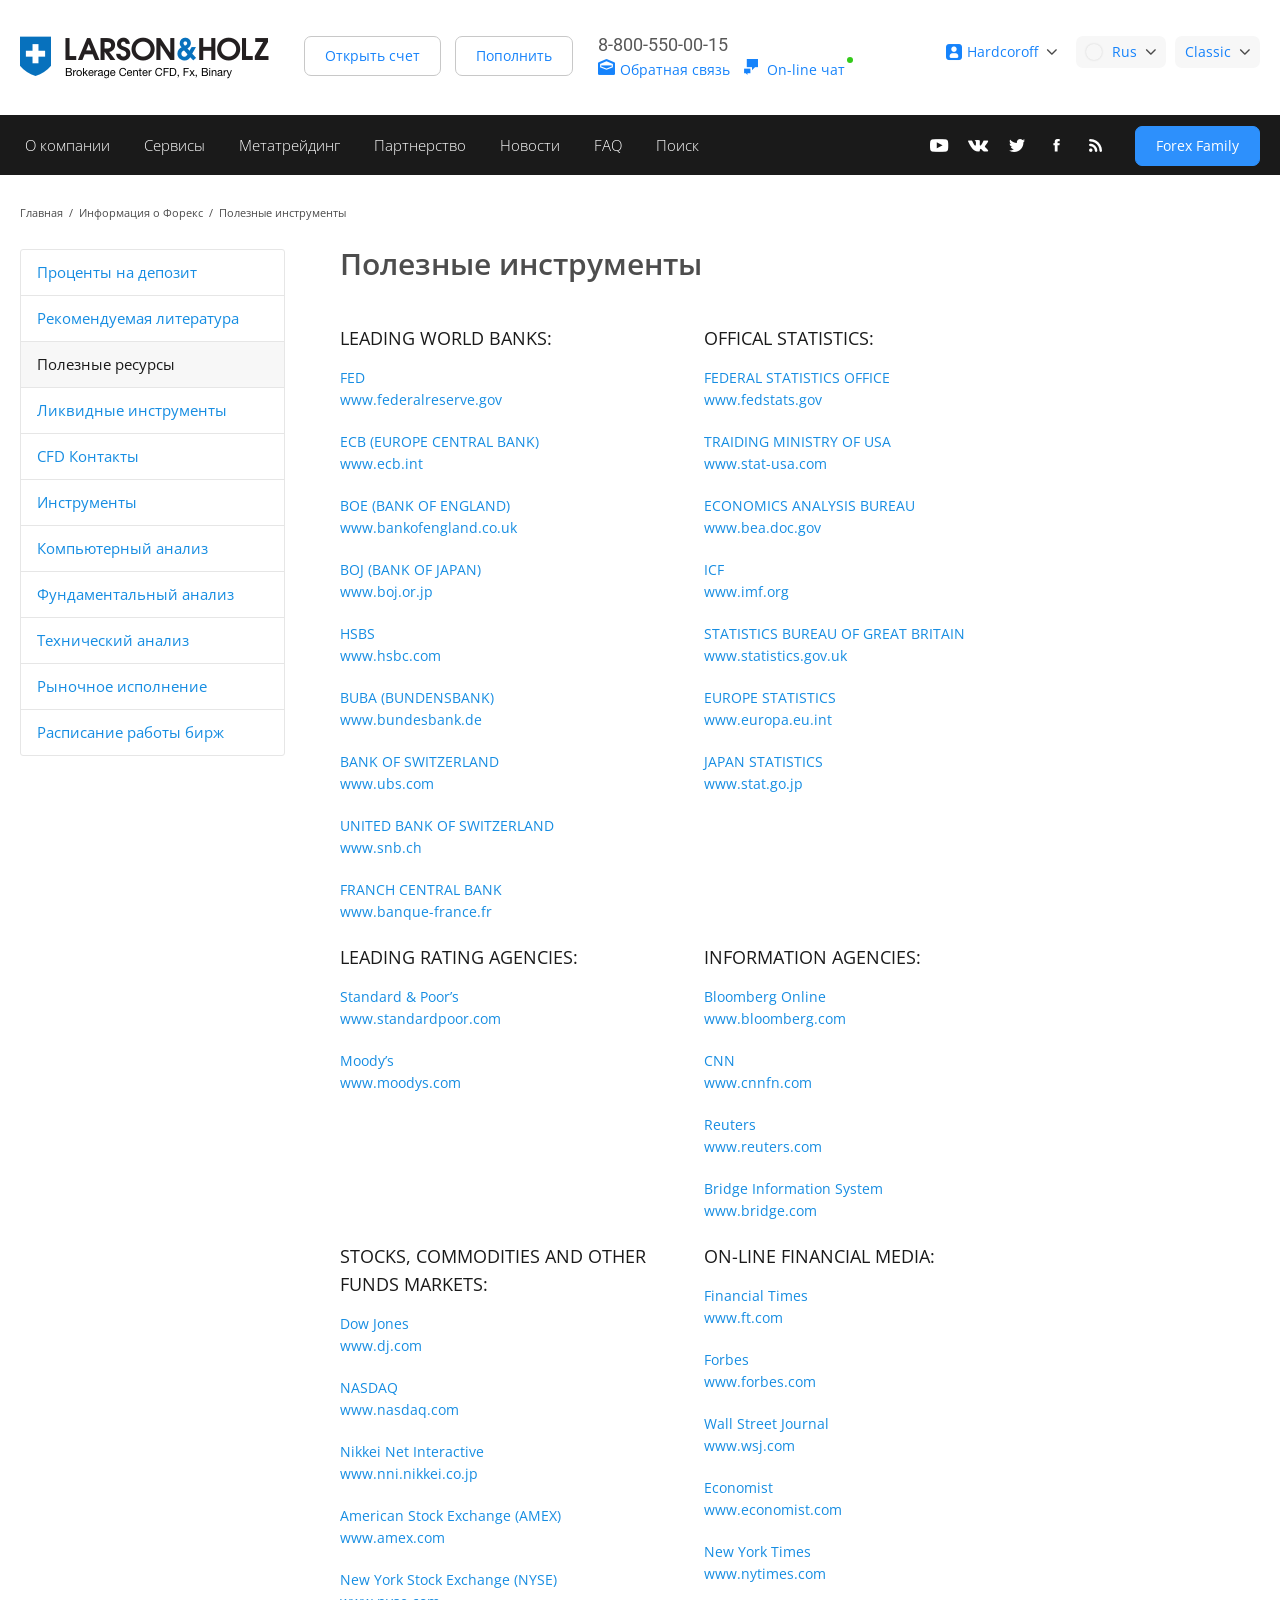
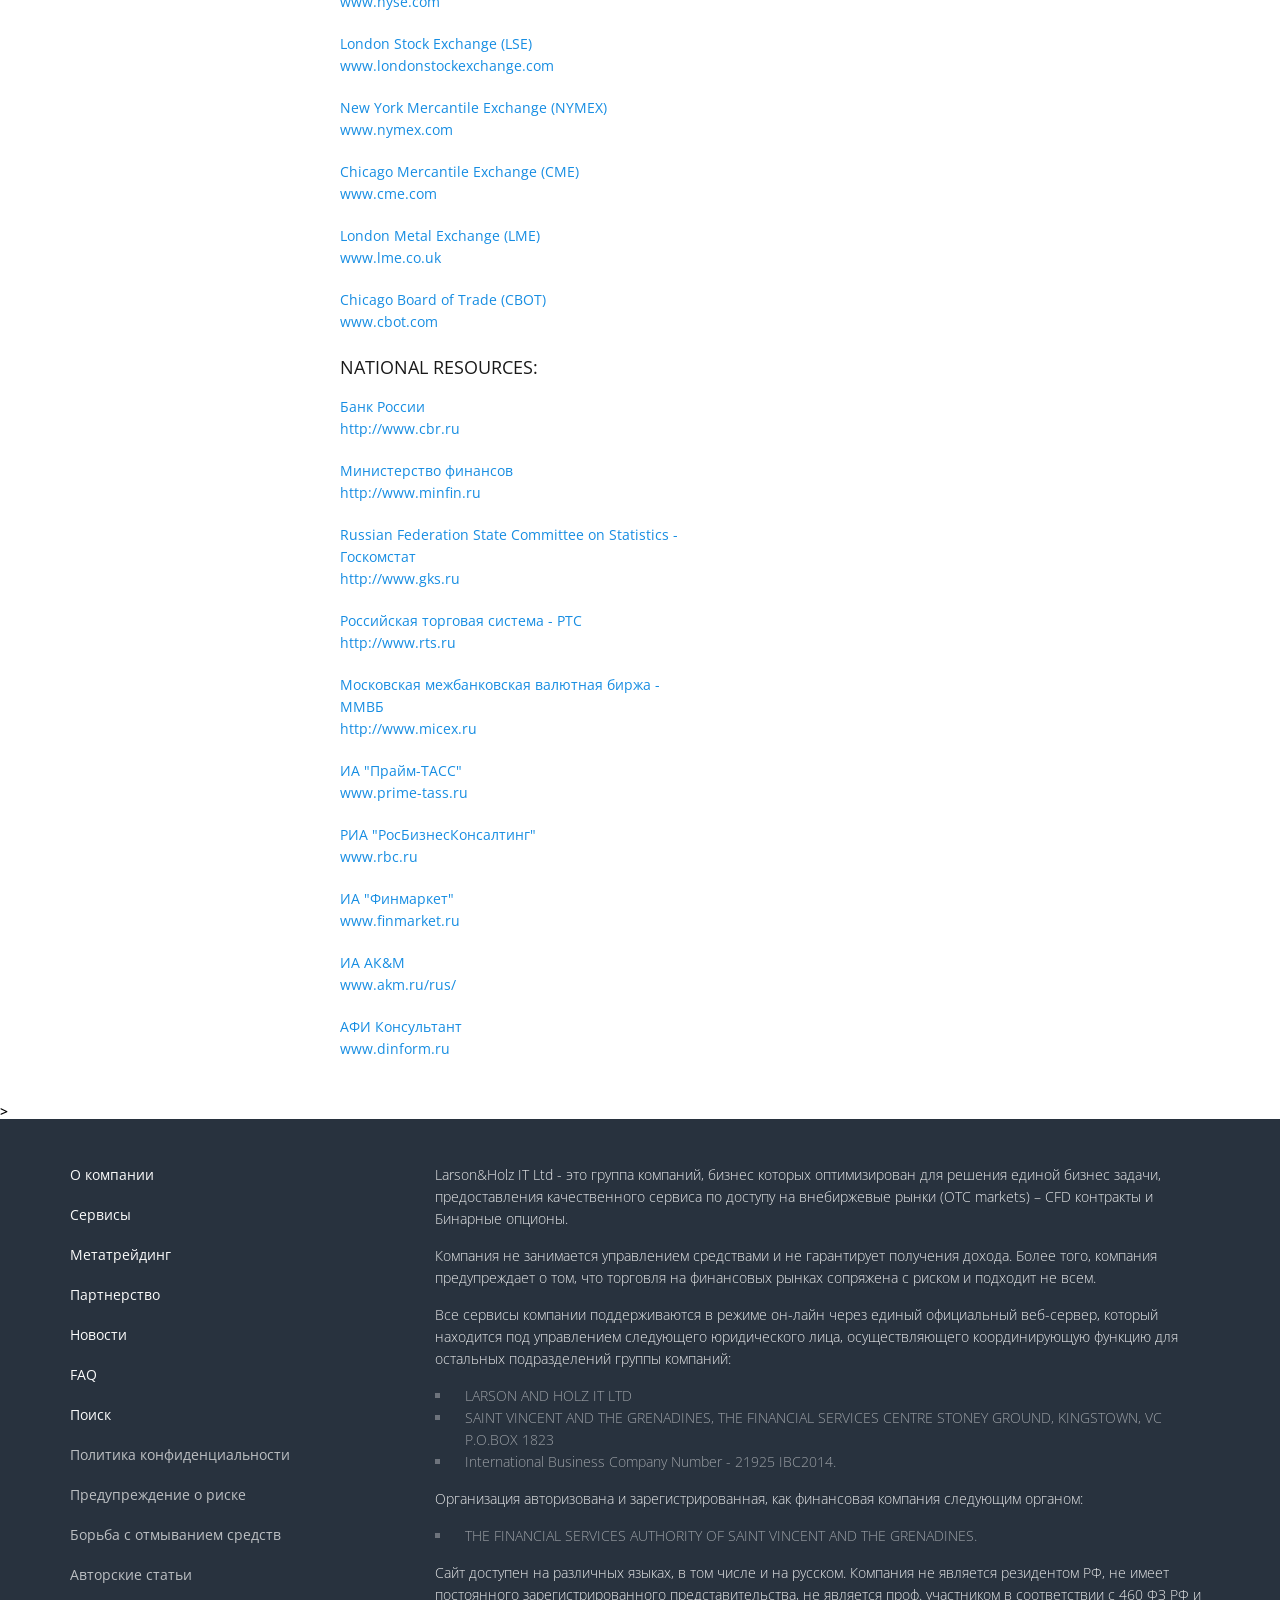
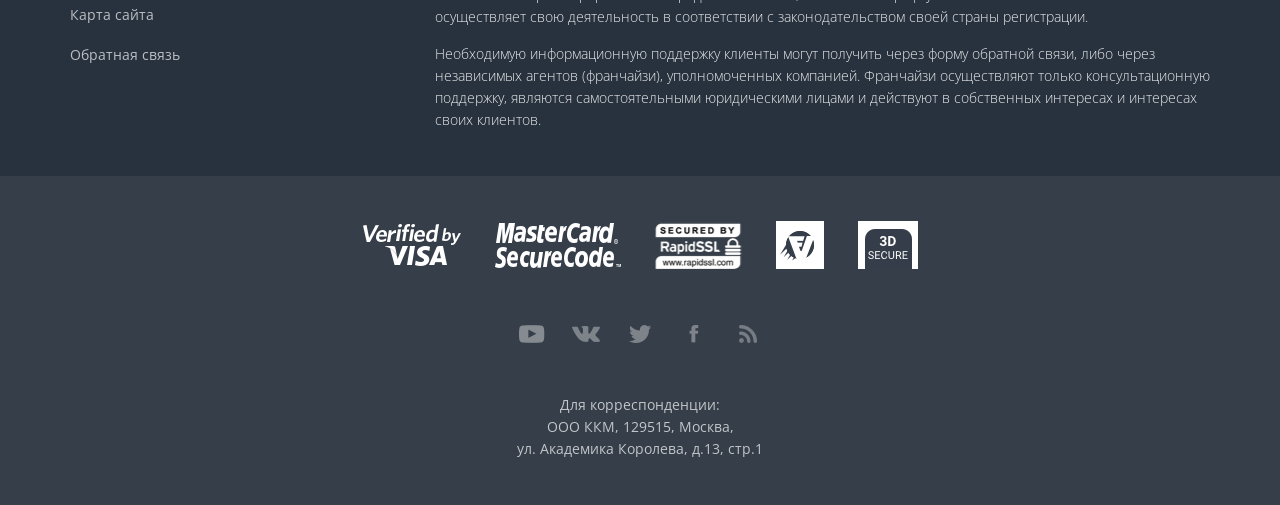
<file: useful-resourses.html>
<!DOCTYPE html>
<html lang="en">

<head>
    <meta charset="UTF-8">
    <title>larson | Полезные инструменты</title>

    <link href='https://fonts.googleapis.com/css?family=Open+Sans:400,300,300italic,400italic,600,600italic,700,700italic,800,800italic&subset=latin,greek,greek-ext,cyrillic-ext,latin-ext,cyrillic' rel='stylesheet' type='text/css'>
    <link href='https://fonts.googleapis.com/css?family=Roboto:400,300,300italic,400italic,500,500italic,700,700italic&subset=latin,greek,greek-ext,cyrillic-ext,cyrillic' rel='stylesheet' type='text/css'>
    <link rel="stylesheet" href="css/style.css">
</head>

<body>
    <div class="main--site--wrapper">
        <header class="b-header clearfix">
            <div class="container">
                <a href="#" class="left b-logo"></a>
                <div class="b-header-buttons--wrapper left">
                    <a href="#" class="empty--button margin-right10 js--open--account">Открыть счет</a>
                    <a href="#" class="empty--button js--account--money">Пополнить</a>
                </div>
                <div class="b-header--phone--nuber--wrapper left">
                    <p class="b-header--the--phone margin-bottom5"><a class="b-header--the--phone--link" href="tel:8-800-550-00-15">8-800-550-00-15</a></p>
                    <p class="b-header--chat--feedback--wrapper">
                        <a href="#" class="link--feedback blue_link margin-right10"><i class="icon--feedback"></i>Обратная связь</a>
                        <a href="#" class="link--online_chat active blue_link"><i class="icon--online_chat"></i> On-line чат</a>
                    </p>
                </div>
                <div class="b-heder--right--side right">
                    <div class="dib b-header--cabinet--wrapper dib margin-right5">
                        <div class="b-dropdown--wrapper">
                            <div class="dropdown--current nobg blue_color"><i class="icon--cabinet"></i>Hardcoroff<span class="icon--select--trigger"></span></div>
                        </div>
                        <div class="b-cabinet--control tac hidden">
                            <div class="b-cabinet--control_inner clearfix">
                                <div class="w60 left">
                                    <a href="#" class="blue_btn">Личный кабинет</a>
                                </div>
                                <div class="w40 right">
                                    <a href="#" class="blue_link">Выход</a>
                                </div>
                            </div>
                        </div>
                    </div>
                    <div class="dib b-header--lang--wrapper whsnw dib margin-right5">
                        <div class="b-dropdown--wrapper">
                            <div class="dropdown--current blue_color"><i class="icon--lang icon--flag3"></i>Rus<span class="icon--select--trigger"></span></div>
                            <div class="b-dropdown hidden">
                                <ul class="b-dropdown--units">
                                    <li class="b-dropdown--item selector--header lang--item"><i class="icon--lang icon--flag3"></i>Rus</li>
                                    <li class="b-dropdown--item"><a class="b-dropdown--link lang--item" href="#"><i class="icon--lang icon--flag1"></i>Арабский</a></li>
                                    <li class="b-dropdown--item"><a class="b-dropdown--link lang--item" href="#"><i class="icon--lang icon--flag2"></i>Китайский</a></li>
                                    <li class="b-dropdown--item"><a class="b-dropdown--link lang--item" href="#"><i class="icon--lang icon--flag3"></i>Русский</a></li>
                                    <li class="b-dropdown--item"><a class="b-dropdown--link lang--item" href="#"><i class="icon--lang icon--flag4"></i>Испанский</a></li>
                                    <li class="b-dropdown--item"><a class="b-dropdown--link lang--item" href="#"><i class="icon--lang icon--flag5"></i>Французский</a></li>
                                    <li class="b-dropdown--item"><a class="b-dropdown--link lang--item" href="#"><i class="icon--lang icon--flag6"></i>Английский</a></li>
                                    <li class="b-dropdown--item"><a class="b-dropdown--link lang--item" href="#"><i class="icon--lang icon--flag7"></i>Немецкий</a></li>
                                    <li class="b-dropdown--item"><a class="b-dropdown--link lang--item" href="#"><i class="icon--lang icon--flag8"></i>Тайский</a></li>
                                    <li class="b-dropdown--item"><a class="b-dropdown--link lang--item" href="#"><i class="icon--lang icon--flag9"></i>Индонезийский</a></li>
                                    <li class="b-dropdown--item"><a class="b-dropdown--link lang--item" href="#"><i class="icon--lang icon--flag10"></i>США</a></li>
                                    <li class="b-dropdown--item"><a class="b-dropdown--link lang--item" href="#"><i class="icon--lang icon--flag11"></i>Польский</a></li>
                                    <li class="b-dropdown--item"><a class="b-dropdown--link lang--item" href="#"><i class="icon--lang icon--flag12"></i>Партугальский</a></li>
                                </ul>
                            </div>
                        </div>
                    </div>
                    <div class="dib b-header--view--wrapper dib">
                        <div class="b-dropdown--wrapper">
                            <div class="dropdown--current blue_color">Classic<span class="icon--select--trigger"></span></div>
                            <div class="b-dropdown hidden right--side--dd">
                                <ul class="b-dropdown--units tar">
                                    <li class="b-dropdown--item selector--header">Classic</li>
                                    <li class="b-dropdown--item"><a class="b-dropdown--link" href="#">Настройки</a></li>
                                    <li class="b-dropdown--item"><a class="b-dropdown--link" href="#">Настройки Настройки Настройки</a></li>
                                    <li class="b-dropdown--item"><a class="b-dropdown--link" href="#">Настройки</a></li>
                                    <li class="b-dropdown--item"><a class="b-dropdown--link" href="#">Настройки</a></li>
                                    <li class="b-dropdown--item"><a class="b-dropdown--link" href="#">Настройки</a></li>
                                    <li class="b-dropdown--item"><a class="b-dropdown--link" href="#">Настройки</a></li>
                                </ul>
                            </div>
                        </div>
                    </div>
                </div>
            </div>
        </header>
        <div class="b-main--page--parallax type2">
            <nav class="b-nav--menu blackbg clearfix">
                <div class="container">
                    <ul class="b-nav--menu_units left">
                        <li class="b-nav--menu_item">
                            <a class="b-nav--menu_link" href="#">О компании</a>
                            <ul class="b-nav--menu--dropdown hidden">
                                <li class="b-nav--menu--dropdown--item"><a href="https://lh-broker.ru/about_the_company_1/" class="b-nav--menu--dropdown--item--link">Информация</a></li>
                                <li class="b-nav--menu--dropdown--item"><a href="https://lh-broker.ru/about_the_company_5/" class="b-nav--menu--dropdown--item--link">Награды</a></li>
                                <li class="b-nav--menu--dropdown--item"><a href="https://lh-broker.ru/video/027/" class="b-nav--menu--dropdown--item--link">Видео</a></li>
                                <li class="b-nav--menu--dropdown--item"><a href="https://lh-broker.ru/charity_1/" class="b-nav--menu--dropdown--item--link">Благотворительность</a></li>
                                <li class="b-nav--menu--dropdown--item"><a href="https://lh-broker.ru/about_the_company_2/" class="b-nav--menu--dropdown--item--link">Бизнес Модель</a></li>
                                <li class="b-nav--menu--dropdown--item"><a href="https://lh-broker.ru/about_the_company_4/" class="b-nav--menu--dropdown--item--link">Контакты</a></li>
                            </ul>
                        </li>
                        <li class="b-nav--menu_item">
                            <a class="b-nav--menu_link" href="#">Сервисы</a>
                            <ul class="b-nav--menu--dropdown hidden">
                                <li class="b-nav--menu--dropdown--item">
                                    <a href="https://lh-broker.ru/services_1/" class="b-nav--menu--dropdown--item--link">Виды счетов</a>
                                    <ul class="b-nav--menu--dropdown--3rd--listing hidden">
                                        <li class="b-nav--menu--dropdown--3rd--item"><a href="https://lh-broker.ru/services_1/" class="b-nav--menu--dropdown--3rd--item--link">Общая информация</a></li>
                                        <li class="b-nav--menu--dropdown--3rd--item"><a href="https://lh-broker.ru/forex_classic/" class="b-nav--menu--dropdown--3rd--item--link">Классические счета</a></li>
                                        <li class="b-nav--menu--dropdown--3rd--item"><a href="https://lh-broker.ru/services_5/" class="b-nav--menu--dropdown--3rd--item--link">NDD / ECN счета</a></li>
                                        <li class="b-nav--menu--dropdown--3rd--item"><a href="https://lh-broker.ru/options/" class="b-nav--menu--dropdown--3rd--item--link">Бинарные опционы</a></li>
                                    </ul>
                                </li>
                                <li class="b-nav--menu--dropdown--item"><a href="https://lh-broker.ru/services_2/" class="b-nav--menu--dropdown--item--link">Спецификации</a></li>
                                <li class="b-nav--menu--dropdown--item"><a href="https://lh-broker.ru/services_3/" class="b-nav--menu--dropdown--item--link">Торговые опции</a></li>
                                <li class="b-nav--menu--dropdown--item"><a href="https://lh-broker.ru/dividends/" class="b-nav--menu--dropdown--item--link">Начисление дивидендов</a></li>
                                <li class="b-nav--menu--dropdown--item"><a href="https://lh-broker.ru/forex_classic/" class="b-nav--menu--dropdown--item--link">Классические счета</a></li>
                                <li class="b-nav--menu--dropdown--item"><a href="https://lh-broker.ru/services_5/ " class="b-nav--menu--dropdown--item--link">NDD / ECN счета</a></li>
                                <li class="b-nav--menu--dropdown--item">
                                    <a href="https://lh-broker.ru/monthly_contest/" class="b-nav--menu--dropdown--item--link">Конкурсные счета</a>
                                    <ul class="b-nav--menu--dropdown--3rd--listing hidden">
                                        <li class="b-nav--menu--dropdown--3rd--item"><a href="https://lh-broker.ru/monthly_contest/ " class="b-nav--menu--dropdown--3rd--item--link">О конкурсе</a></li>
                                        <li class="b-nav--menu--dropdown--3rd--item"><a href="https://lh-broker.ru/rating_2/ " class="b-nav--menu--dropdown--3rd--item--link">Правила</a></li>
                                        <li class="b-nav--menu--dropdown--3rd--item"><a href="https://lh-broker.ru/rating_1/ " class="b-nav--menu--dropdown--3rd--item--link">Рейтинговая таблица</a></li>
                                        <li class="b-nav--menu--dropdown--3rd--item"><a href="https://lh-broker.ru/rating_3/" class="b-nav--menu--dropdown--3rd--item--link">Результаты и награды</a></li>
                                    </ul>
                                </li>
                                <li class="b-nav--menu--dropdown--item"><a href="https://lh-broker.ru/options/" class="b-nav--menu--dropdown--item--link">Бинарные опционы</a></li>
                                <li class="b-nav--menu--dropdown--item">
                                    <a href="https://lh-broker.ru/options/" class="b-nav--menu--dropdown--item--link">Социальная сеть трейдеров</a>
                                    <ul class="b-nav--menu--dropdown--3rd--listing hidden">
                                        <li class="b-nav--menu--dropdown--3rd--item"><a href="https://lh-broker.ru/rating_1/ " class="b-nav--menu--dropdown--3rd--item--link">Торговая среда</a></li>
                                        <li class="b-nav--menu--dropdown--3rd--item"><a href="https://lh-broker.ru/rating_4/ " class="b-nav--menu--dropdown--3rd--item--link">Копирование сделок</a></li>
                                    </ul>
                                </li>
                            </ul>
                        </li>
                        <li class="b-nav--menu_item">
                            <a class="b-nav--menu_link" href="#">Метатрейдинг</a>
                            <ul class="b-nav--menu--dropdown hidden">
                                <li class="b-nav--menu--dropdown--item"><a href="https://lh-broker.ru/bank/RateStreamer/" class="b-nav--menu--dropdown--item--link">Десктопная версия</a></li>
                                <li class="b-nav--menu--dropdown--item"><a href="https://lh-broker.ru/Mobile_Trading/" class="b-nav--menu--dropdown--item--link">Мобильная версия</a></li>
                            </ul>
                        </li>
                        <li class="b-nav--menu_item">
                            <a class="b-nav--menu_link" href="#">Партнерство</a>
                            <ul class="b-nav--menu--dropdown hidden">
                                <li class="b-nav--menu--dropdown--item"><a href="https://lh-broker.ru/Mobile_Trading/" class="b-nav--menu--dropdown--item--link">Виды партнерств</a></li>
                                <li class="b-nav--menu--dropdown--item"><a href="https://lh-broker.ru/partnership_2/" class="b-nav--menu--dropdown--item--link">Наши условия</a></li>
                                <li class="b-nav--menu--dropdown--item"><a href="https://lh-broker.ru/partnership_3/" class="b-nav--menu--dropdown--item--link">Веб представитель</a></li>
                                <li class="b-nav--menu--dropdown--item"><a href="https://lh-broker.ru/partnership_4/" class="b-nav--menu--dropdown--item--link">Открытие офиса</a></li>
                            </ul>
                        </li>
                        <li class="b-nav--menu_item">
                            <a class="b-nav--menu_link" href="#">Новости</a>
                            <ul class="b-nav--menu--dropdown hidden">
                                <li class="b-nav--menu--dropdown--item"><a href="https://lh-broker.ru/news/" class="b-nav--menu--dropdown--item--link">Новости компании</a></li>
                                <li class="b-nav--menu--dropdown--item"><a href="https://lh-broker.ru/businessnews/" class="b-nav--menu--dropdown--item--link">Экономические новости</a></li>
                                <li class="b-nav--menu--dropdown--item"><a href="https://lh-broker.ru/video/shok-prognozy/" class="b-nav--menu--dropdown--item--link">Шокируюшие прогнозы</a></li>
                            </ul>
                        </li>
                        <li class="b-nav--menu_item"><a class="b-nav--menu_link" href="https://lh-broker.ru/faq_1/">FAQ</a></li>
                        <li class="b-nav--menu_item"><a class="b-nav--menu_link" href="#">Поиск</a></li>
                    </ul>
                    <div class="b-nav--forexfamily--wrapper right">
                        <a href="https://lh-broker.ru/FOREXFamily/" class="blue_btn">Forex Family</a>
                    </div>
                    <div class="b-nav--socialmedia--units--wrapper right">
                        <ul class="b-nav--socialmedia--units">
                            <li class="b-nav--social_item"><a class="b-nav--social_link" href="#"><i class="icon--soc1"></i></a></li>
                            <li class="b-nav--social_item"><a class="b-nav--social_link" href="#"><i class="icon--soc2"></i></a></li>
                            <li class="b-nav--social_item"><a class="b-nav--social_link" href="#"><i class="icon--soc3"></i></a></li>
                            <li class="b-nav--social_item"><a class="b-nav--social_link" href="#"><i class="icon--soc4"></i></a></li>
                            <li class="b-nav--social_item"><a class="b-nav--social_link" href="#"><i class="icon--soc5"></i></a></li>
                        </ul>
                    </div>
                </div>
            </nav>

        </div>

        <div class="container clearfix">
            <div class="b-site-breadcrumb">
                <ul class="b-site-breadcrumb__menu">
                    <li class="b-site-breadcrumb__list-outer"><a class="b-site-breadcrumb__item-menu" href="#">Главная</a></li>
                    <li class="b-site-breadcrumb__list-outer"><a class="b-site-breadcrumb__item-menu" href="#">Информация о Форекс</a></li>
                    <li class="b-site-breadcrumb__list-outer">Полезные инструменты</li>
                </ul>
            </div>
        </div>

        <div class="container clearfix">

            <div class="b-content-page-left-side left">
                <div class="b-site-left__outer-box">
                    <ul class="b-site-left__blue-menu">
                        <li class="b-site__blue-menu-inner"><a href="#" class="b-site__blue-menu-item">Проценты на депозит</a></li>
                        <li class="b-site__blue-menu-inner"><a href="#" class="b-site__blue-menu-item">Рекомендуемая литература</a></li>
                        <li class="b-site__blue-menu-inner"><a href="#" class="b-site__blue-menu-item b-active">Полезные ресурсы</a></li>
                        <li class="b-site__blue-menu-inner"><a href="#" class="b-site__blue-menu-item">Ликвидные инструменты</a></li>
                        <li class="b-site__blue-menu-inner"><a href="#" class="b-site__blue-menu-item">CFD Контакты</a></li>
                        <li class="b-site__blue-menu-inner"><a href="#" class="b-site__blue-menu-item">Инструменты</a></li>
                        <li class="b-site__blue-menu-inner"><a href="#" class="b-site__blue-menu-item">Компьютерный анализ</a></li>
                        <li class="b-site__blue-menu-inner"><a href="#" class="b-site__blue-menu-item">Фундаментальный анализ</a></li>
                        <li class="b-site__blue-menu-inner"><a href="#" class="b-site__blue-menu-item">Технический анализ</a></li>
                        <li class="b-site__blue-menu-inner"><a href="#" class="b-site__blue-menu-item">Рыночное исполнение</a></li>
                        <li class="b-site__blue-menu-inner"><a href="#" class="b-site__blue-menu-item">Расписание работы бирж</a></li>
                    </ul>
                </div>
            </div>

            <div class="b-content-page-right-side ovh">
                <div class="b-site-normal-content__inner">
                    <div class="title-faq-page">
                        <h1>Полезные инструменты</h1></div>
                    <div class="b-site-normal-content__pager">

                        <div class="b-site-res-global-boxed">

                            <div class="b-site-res-link-resourses inline-b">
                                <div class="b-site-res__title">Leading world banks:</div>
                                <div class="b-site-res__link-box">
                                    <div class="b-site-res__link-title">FED</div>
                                    <a rel="nofollow" target="_blank" class="b-site-res__link-item" href="http://www.federalreserve.gov/">www.federalreserve.gov</a>
                                </div>

                                <div class="b-site-res__link-box">
                                    <div class="b-site-res__link-title">ECB (EUROPE CENTRAL BANK)</div>
                                    <a rel="nofollow" target="_blank" class="b-site-res__link-item" href="http://www.ecb.int/">www.ecb.int</a>
                                </div>

                                <div class="b-site-res__link-box">
                                    <div class="b-site-res__link-title">BOE (BANK OF ENGLAND)</div>
                                    <a rel="nofollow" target="_blank" class="b-site-res__link-item" href="http://www.bankofengland.co.uk/">www.bankofengland.co.uk</a>
                                </div>

                                <div class="b-site-res__link-box">
                                    <div class="b-site-res__link-title">BOJ (BANK OF JAPAN)</div>
                                    <a rel="nofollow" target="_blank" class="b-site-res__link-item" href="http://www.boj.or.jp">www.boj.or.jp</a>
                                </div>

                                <div class="b-site-res__link-box">
                                    <div class="b-site-res__link-title">HSBS</div>
                                    <a rel="nofollow" target="_blank" class="b-site-res__link-item" href="http://www.hsbc.com">www.hsbc.com</a>
                                </div>

                                <div class="b-site-res__link-box">
                                    <div class="b-site-res__link-title">BUBA (BUNDENSBANK)</div>
                                    <a rel="nofollow" target="_blank" class="b-site-res__link-item" href="http://www.bundesbank.de">www.bundesbank.de</a>
                                </div>

                                <div class="b-site-res__link-box">
                                    <div class="b-site-res__link-title">BANK OF SWITZERLAND</div>
                                    <a rel="nofollow" target="_blank" class="b-site-res__link-item" href="http://www.ubs.com">www.ubs.com</a>
                                </div>

                                <div class="b-site-res__link-box">
                                    <div class="b-site-res__link-title">UNITED BANK OF SWITZERLAND</div>
                                    <a rel="nofollow" target="_blank" class="b-site-res__link-item" href="http://www.snb.ch">www.snb.ch</a>
                                </div>

                                <div class="b-site-res__link-box">
                                    <div class="b-site-res__link-title">FRANCH CENTRAL BANK</div>
                                    <a rel="nofollow" target="_blank" class="b-site-res__link-item" href="http://www.banque-france.fr">www.banque-france.fr</a>
                                </div>

                            </div>

                            <div class="b-site-res-link-resourses inline-b">
                                <div class="b-site-res__title">Offical statistics:</div>
                                <div class="b-site-res__link-box">
                                    <div class="b-site-res__link-title">FEDERAL STATISTICS OFFICE</div>
                                    <a rel="nofollow" target="_blank" class="b-site-res__link-item" href="http://www.fedstats.gov">www.fedstats.gov</a>
                                </div>

                                <div class="b-site-res__link-box">
                                    <div class="b-site-res__link-title">TRAIDING MINISTRY OF USA</div>
                                    <a rel="nofollow" target="_blank" class="b-site-res__link-item" href="http://www.stat-usa.com">www.stat-usa.com</a>
                                </div>

                                <div class="b-site-res__link-box">
                                    <div class="b-site-res__link-title">ECONOMICS ANALYSIS BUREAU</div>
                                    <a rel="nofollow" target="_blank" class="b-site-res__link-item" href="http://www.bea.doc.gov">www.bea.doc.gov</a>
                                </div>

                                <div class="b-site-res__link-box">
                                    <div class="b-site-res__link-title">ICF</div>
                                    <a rel="nofollow" target="_blank" class="b-site-res__link-item" href="http://www.imf.org">www.imf.org</a>
                                </div>

                                <div class="b-site-res__link-box">
                                    <div class="b-site-res__link-title">STATISTICS BUREAU OF GREAT BRITAIN</div>
                                    <a rel="nofollow" target="_blank" class="b-site-res__link-item" href="http://www.statistics.gov.uk">www.statistics.gov.uk</a>
                                </div>

                                <div class="b-site-res__link-box">
                                    <div class="b-site-res__link-title">EUROPE STATISTICS</div>
                                    <a rel="nofollow" target="_blank" class="b-site-res__link-item" href="http://www.europa.eu.int">www.europa.eu.int</a>
                                </div>

                                <div class="b-site-res__link-box">
                                    <div class="b-site-res__link-title">JAPAN STATISTICS</div>
                                    <a rel="nofollow" target="_blank" class="b-site-res__link-item" href="http://www.stat.go.jp">www.stat.go.jp</a>
                                </div>


                            </div>

                            <div class="clearfix"></div>


                            <div class="b-site-res-link-resourses inline-b">
                                <div class="b-site-res__title">Leading rating agencies:</div>
                                <div class="b-site-res__link-box">
                                    <div class="b-site-res__link-title">Standard & Poor’s</div>
                                    <a rel="nofollow" target="_blank" class="b-site-res__link-item" href="http://www.standardpoor.com">www.standardpoor.com</a>
                                </div>

                                <div class="b-site-res__link-box">
                                    <div class="b-site-res__link-title">Moody’s</div>
                                    <a rel="nofollow" target="_blank" class="b-site-res__link-item" href="http://www.moodys.com">www.moodys.com</a>
                                </div>

                            </div>



                            <div class="b-site-res-link-resourses inline-b">
                                <div class="b-site-res__title">Information agencies:</div>
                                <div class="b-site-res__link-box">
                                    <div class="b-site-res__link-title">Bloomberg Online</div>
                                    <a rel="nofollow" target="_blank" class="b-site-res__link-item" href="http://www.bloomberg.com">www.bloomberg.com</a>
                                </div>

                                <div class="b-site-res__link-box">
                                    <div class="b-site-res__link-title">CNN</div>
                                    <a rel="nofollow" target="_blank" class="b-site-res__link-item" href="http://www.cnnfn.com">www.cnnfn.com</a>
                                </div>

                                <div class="b-site-res__link-box">
                                    <div class="b-site-res__link-title">Reuters</div>
                                    <a rel="nofollow" target="_blank" class="b-site-res__link-item" href="http://www.reuters.com">www.reuters.com</a>
                                </div>


                                <div class="b-site-res__link-box">
                                    <div class="b-site-res__link-title">Bridge Information System</div>
                                    <a rel="nofollow" target="_blank" class="b-site-res__link-item" href="http://www.bridge.com">www.bridge.com</a>
                                </div>

                            </div>

                            <div class="clearfix"></div>


                            <div class="b-site-res-link-resourses inline-b">
                                <div class="b-site-res__title">STOCKS, COMMODITIES AND OTHER FUNDS MARKETS:</div>
                                <div class="b-site-res__link-box">
                                    <div class="b-site-res__link-title">Dow Jones</div>
                                    <a rel="nofollow" target="_blank" class="b-site-res__link-item" href="http://www.dj.com">www.dj.com</a>
                                </div>

                                <div class="b-site-res__link-box">
                                    <div class="b-site-res__link-title">NASDAQ</div>
                                    <a rel="nofollow" target="_blank" class="b-site-res__link-item" href="http://www.nasdaq.com">www.nasdaq.com</a>
                                </div>


                                <div class="b-site-res__link-box">
                                    <div class="b-site-res__link-title">Nikkei Net Interactive</div>
                                    <a rel="nofollow" target="_blank" class="b-site-res__link-item" href="http://www.nni.nikkei.co.jp">www.nni.nikkei.co.jp</a>
                                </div>

                                <div class="b-site-res__link-box">
                                    <div class="b-site-res__link-title">American Stock Exchange (AMEX)</div>
                                    <a rel="nofollow" target="_blank" class="b-site-res__link-item" href="http://www.amex.com">www.amex.com</a>
                                </div>


                                <div class="b-site-res__link-box">
                                    <div class="b-site-res__link-title">New York Stock Exchange (NYSE)</div>
                                    <a rel="nofollow" target="_blank" class="b-site-res__link-item" href="http://www.nyse.com">www.nyse.com</a>
                                </div>


                                <div class="b-site-res__link-box">
                                    <div class="b-site-res__link-title">London Stock Exchange (LSE)</div>
                                    <a rel="nofollow" target="_blank" class="b-site-res__link-item" href="http://www.londonstockexchange.com">www.londonstockexchange.com</a>
                                </div>


                                <div class="b-site-res__link-box">
                                    <div class="b-site-res__link-title">New York Mercantile Exchange (NYMEX)</div>
                                    <a rel="nofollow" target="_blank" class="b-site-res__link-item" href="http://www.nymex.com">www.nymex.com</a>
                                </div>

                                <div class="b-site-res__link-box">
                                    <div class="b-site-res__link-title">Chicago Mercantile Exchange (CME)</div>
                                    <a rel="nofollow" target="_blank" class="b-site-res__link-item" href="http://www.cme.com">www.cme.com</a>
                                </div>

                                <div class="b-site-res__link-box">
                                    <div class="b-site-res__link-title">London Metal Exchange (LME)</div>
                                    <a rel="nofollow" target="_blank" class="b-site-res__link-item" href="http://www.lme.co.uk">www.lme.co.uk</a>
                                </div>


                                <div class="b-site-res__link-box">
                                    <div class="b-site-res__link-title">Chicago Board of Trade (CBOT)</div>
                                    <a rel="nofollow" target="_blank" class="b-site-res__link-item" href="http://www.cbot.com">www.cbot.com</a>
                                </div>


                            </div>

                            <div class="b-site-res-link-resourses inline-b">
                                <div class="b-site-res__title">On-line financial media:</div>
                                <div class="b-site-res__link-box">
                                    <div class="b-site-res__link-title">Financial Times</div>
                                    <a rel="nofollow" target="_blank" class="b-site-res__link-item" href="http://www.ft.com">www.ft.com</a>
                                </div>

                                <div class="b-site-res__link-box">
                                    <div class="b-site-res__link-title">Forbes</div>
                                    <a rel="nofollow" target="_blank" class="b-site-res__link-item" href="http://www.forbes.com">www.forbes.com</a>
                                </div>

                                <div class="b-site-res__link-box">
                                    <div class="b-site-res__link-title">Wall Street Journal</div>
                                    <a rel="nofollow" target="_blank" class="b-site-res__link-item" href="http://www.wsj.com">www.wsj.com</a>
                                </div>

                                <div class="b-site-res__link-box">
                                    <div class="b-site-res__link-title">Economist</div>
                                    <a rel="nofollow" target="_blank" class="b-site-res__link-item" href="http://www.economist.com">www.economist.com</a>
                                </div>

                                <div class="b-site-res__link-box">
                                    <div class="b-site-res__link-title">New York Times</div>
                                    <a rel="nofollow" target="_blank" class="b-site-res__link-item" href="http://www.nytimes.com">www.nytimes.com</a>
                                </div>



                            </div>

                            <div class="clearfix"></div>


                            <div class="b-site-res-link-resourses inline-b">
                                <div class="b-site-res__title">National resources:</div>
                                <div class="b-site-res__link-box">
                                    <div class="b-site-res__link-title">Банк России</div>
                                    <a rel="nofollow" target="_blank" class="b-site-res__link-item" href="http://www.cbr.ru">http://www.cbr.ru</a>
                                </div>

                                <div class="b-site-res__link-box">
                                    <div class="b-site-res__link-title">Министерство финансов</div>
                                    <a rel="nofollow" target="_blank" class="b-site-res__link-item" href="http://www.minfin.ru">http://www.minfin.ru</a>
                                </div>


                                <div class="b-site-res__link-box">
                                    <div class="b-site-res__link-title">Russian Federation State Committee on Statistics - Госкомстат</div>
                                    <a rel="nofollow" target="_blank" class="b-site-res__link-item" href="http://www.gks.ru">http://www.gks.ru</a>
                                </div>


                                <div class="b-site-res__link-box">
                                    <div class="b-site-res__link-title">Российская торговая система - РТС</div>
                                    <a rel="nofollow" target="_blank" class="b-site-res__link-item" href="http://www.rts.ru">http://www.rts.ru</a>
                                </div>


                                <div class="b-site-res__link-box">
                                    <div class="b-site-res__link-title">Московская межбанковская валютная биржа - ММВБ</div>
                                    <a rel="nofollow" target="_blank" class="b-site-res__link-item" href="http://www.micex.ru">http://www.micex.ru</a>
                                </div>

                                <div class="b-site-res__link-box">
                                    <div class="b-site-res__link-title">ИА "Прайм-ТАСС"</div>
                                    <a rel="nofollow" target="_blank" class="b-site-res__link-item" href="www.prime-tass.ru">www.prime-tass.ru</a>
                                </div>


                                <div class="b-site-res__link-box">
                                    <div class="b-site-res__link-title">РИА "РосБизнесКонсалтинг"</div>
                                    <a rel="nofollow" target="_blank" class="b-site-res__link-item" href="http://www.rbc.ru">www.rbc.ru</a>
                                </div>


                                <div class="b-site-res__link-box">
                                    <div class="b-site-res__link-title">ИА "Финмаркет"</div>
                                    <a rel="nofollow" target="_blank" class="b-site-res__link-item" href="http://www.finmarket.ru">www.finmarket.ru</a>
                                </div>

                                <div class="b-site-res__link-box">
                                    <div class="b-site-res__link-title">ИА АК&М</div>
                                    <a rel="nofollow" target="_blank" class="b-site-res__link-item" href="http://www.akm.ru/rus/">www.akm.ru/rus/</a>
                                </div>

                                <div class="b-site-res__link-box">
                                    <div class="b-site-res__link-title">АФИ Консультант</div>
                                    <a rel="nofollow" target="_blank" class="b-site-res__link-item" href="http://www.dinform.ru">www.dinform.ru</a>
                                </div>



                            </div>

                        </div>

                    </div>

                </div>
            </div>
        </div>
    </div>
    </div>>



    <footer>
        <div class="b-information--footer clearfix">
            <div class="container--inside">
                <nav class="b-footer--menu--nav left">
                    <ul class="b-footer_menu--units">
                        <li class="b-footer_menu--item"><a href="#" class="b-footer_menu--link">О компании</a></li>
                        <li class="b-footer_menu--item"><a href="#" class="b-footer_menu--link">Сервисы</a></li>
                        <li class="b-footer_menu--item"><a href="#" class="b-footer_menu--link">Метатрейдинг</a></li>
                        <li class="b-footer_menu--item"><a href="#" class="b-footer_menu--link">Партнерство</a></li>
                        <li class="b-footer_menu--item"><a href="#" class="b-footer_menu--link">Новости</a></li>
                        <li class="b-footer_menu--item"><a href="#" class="b-footer_menu--link">FAQ</a></li>
                        <li class="b-footer_menu--item"><a href="#" class="b-footer_menu--link">Поиск</a></li>
                        <li class="b-footer_menu--item"><a href="#" class="b-footer_menu--link gray">Политика конфиденциальности</a></li>
                        <li class="b-footer_menu--item"><a href="#" class="b-footer_menu--link gray">Предупреждение о риске</a></li>
                        <li class="b-footer_menu--item"><a href="#" class="b-footer_menu--link gray">Борьба с отмыванием средств</a></li>
                        <li class="b-footer_menu--item"><a href="#" class="b-footer_menu--link gray">Авторские статьи</a></li>
                        <li class="b-footer_menu--item"><a href="#" class="b-footer_menu--link gray">Карта сайта</a></li>
                        <li class="b-footer_menu--item"><a href="#" class="b-footer_menu--link gray">Обратная связь</a></li>
                    </ul>
                </nav>
                <aside class="b-footer--information right">
                    <p>Larson&Holz IT Ltd - это группа компаний, бизнес которых оптимизирован для решения единой бизнес задачи, предоставления качественного сервиса по доступу на внебиржевые рынки (OTC markets) – CFD контракты и Бинарные опционы.</p>
                    <p>Компания не занимается управлением средствами и не гарантирует получения дохода. Более того, компания предупреждает о том, что торговля на финансовых рынках сопряжена с риском и подходит не всем. </p>
                    <p>Все сервисы компании поддерживаются в режиме он-лайн через единый официальный веб-сервер, который находится под управлением следующего юридического лица, осуществляющего координирующую функцию для остальных подразделений группы компаний:</p>

                    <ul class="b-footer--gray--color">
                        <li>LARSON AND HOLZ IT LTD</li>
                        <li>SAINT VINCENT AND THE GRENADINES, THE FINANCIAL SERVICES CENTRE STONEY GROUND, KINGSTOWN, VC P.O.BOX 1823</li>
                        <li>International Business Company Number - 21925 IBC2014.</li>
                    </ul>
                    <p>Организация авторизована и зарегистрированная, как финансовая компания следующим органом: </p>

                    <ul class="b-footer--gray--color">
                        <li>THE FINANCIAL SERVICES AUTHORITY OF SAINT VINCENT AND THE GRENADINES.</li>
                    </ul>

                    <p>Сайт доступен на различных языках, в том числе и на русском. Компания не является резидентом РФ, не имеет постоянного зарегистрированного представительства, не является проф. участником в соответствии с 460 ФЗ РФ и осуществляет свою деятельность в соответствии с законодательством своей страны регистрации.</p>

                    <p>Необходимую информационную поддержку клиенты могут получить через форму обратной связи, либо через независимых агентов (франчайзи), уполномоченных компанией. Франчайзи осуществляют только консультационную поддержку, являются самостоятельными юридическими лицами и действуют в собственных интересах и интересах своих клиентов.</p>
                </aside>
            </div>
        </div>

        <div class="b-copyright--footer tac">
            <div class="container">
                <div class="b-footer--payment--methods tac">
                    <div class="dib vam b-footer--payment--item payment1"></div>
                    <div class="dib vam b-footer--payment--item payment2"></div>
                    <div class="dib vam b-footer--payment--item payment3"></div>
                    <div class="dib vam b-footer--payment--item payment4"></div>
                    <div class="dib vam b-footer--payment--item payment5"></div>
                </div>
                <div class="b-footer--social">
                    <a href="#" class="dib vam b-footer--social--icon footer-social-yt"></a>
                    <a href="#" class="dib vam b-footer--social--icon footer-social-vk"></a>
                    <a href="#" class="dib vam b-footer--social--icon footer-social-tw"></a>
                    <a href="#" class="dib vam b-footer--social--icon footer-social-fb"></a>
                    <a href="#" class="dib vam b-footer--social--icon footer-social-rss"></a>
                </div>
                <div class="b-footer--address">
                    <p>Для корреспонденции:</p>
                    <p>ООО ККМ, 129515, Москва, </p>
                    <p>ул. Академика Королева, д.13, стр.1</p>
                </div>
            </div>
        </div>
    </footer>
    </div>





    <script src="js/jquery.min.js"></script>

    <!-- // <script src="js/retina.js"></script> -->
    <script src="js/countdown.js"></script>
    <script src="js/owl.carousel.min.js"></script>
    <!-- // <script src="PP/PP.js"></script> -->
    <script src="js/custom.js"></script>
</body>

</html>
</file>
<file: css/style.css>
@import url(owl.carousel.css);
html, body, div, span, applet, object, iframe,
h1, h2, h3, h4, h5, h6, p, blockquote, pre,
a, abbr, acronym, address, big, cite, code,
del, dfn, em, img, ins, kbd, q, s, samp,
small, strike, strong, sub, sup, tt, var,
b, u, i, center,
dl, dt, dd, ol, ul, li,
fieldset, form, label, legend,
table, caption, tbody, tfoot, thead, tr, th, td,
article, aside, canvas, details, embed,
figure, figcaption, footer, header, hgroup,
menu, nav, output, ruby, section, summary,
time, mark, audio, video {
  margin: 0;
  padding: 0;
  border: 0;
  font: inherit;
  font-size: 100%;
  vertical-align: baseline;
}

html {
  line-height: 1;
}

ol, ul {
  list-style: none;
}

table {
  border-collapse: collapse;
  border-spacing: 0;
}

caption, th, td {
  text-align: left;
  font-weight: normal;
  vertical-align: middle;
}

q, blockquote {
  quotes: none;
}
q:before, q:after, blockquote:before, blockquote:after {
  content: "";
  content: none;
}

a img {
  border: none;
}

article, aside, details, figcaption, figure, footer, header, hgroup, main, menu, nav, section, summary {
  display: block;
}

.left {
  float: left;
}

.right {
  float: right;
}

.tac {
  text-align: center;
}

.tal {
  text-align: left;
}

.tar {
  text-align: right;
}

.ttu {
  text-transform: uppercase;
}

.clearfix:after {
  display: block;
  clear: both;
  content: "";
}

input:focus, textarea:focus, a:focus, button:focus {
  outline: none;
}

.dib {
  display: inline-block;
  vertical-align: middle;
}

.vam {
  vertical-align: middle;
}

.vat {
  vertical-align: top;
}

.lhn {
  line-height: normal;
}

.db {
  display: block;
}

.mr30 {
  margin-right: 30px;
}

.table {
  display: table;
  width: 100%;
}

.td {
  display: table-cell;
}

.tr {
  display: table-row;
}

.margin-right10 {
  margin-right: 10px;
}

.margin-bottom10 {
  margin-bottom: 10px;
}

.margin-bottom20 {
  margin-bottom: 20px;
}

.margin-bottom35 {
  margin-bottom: 35px;
}

.margin-bottom40 {
  margin-bottom: 40px;
}

.margin-right5 {
  margin-right: 5px;
}

.margin-bottom5 {
  margin-bottom: 5px;
}

.margin-bottom60 {
  margin-bottom: 60px;
}

.margin-right20 {
  margin-right: 20px;
}

.margin-top10 {
  margin-top: 10px;
}

.hidden {
  display: none;
}

.w48 {
  width: 48%;
}

.w50 {
  width: 50%;
}

.w60 {
  width: 60%;
}

.w40 {
  width: 40%;
}

.whsnw {
  white-space: nowrap;
}

.fw400 {
  font-weight: 400;
}

.fw600 {
  font-weight: 600;
}

.wdth215 {
  width: 215px !important;
}

.ovh {
  overflow: hidden;
}

.blackbg {
  background: #1a1a1a !important;
}

.iclb {
  color: #168de2 !important;
  text-decoration: none;
}
.iclb:hover {
  text-decoration: underline;
}

.inline-b {
  display: inline-block;
}

.inline {
  display: inline;
}

.black {
  color: #4d4d4d;
}

.bgf5 {
  background-color: #f5f5f5;
}

.borderdt {
  border: 1px dashed #979797;
}

.blue {
  color: #168de2 !important;
}

.blue-link {
  text-decoration: none;
  color: #168de2;
}
.blue-link:hover {
  text-decoration: underline;
}

.orange-button {
  width: 172px;
  height: 40px;
  border-radius: 7px;
  background-color: #ff7100;
  font-size: 14px;
  font-weight: 600;
  line-height: 1.57;
  color: #ffffff;
  cursor: pointer;
  margin: 0 auto 15px auto;
  transition: all 0.3s ease 0s;
  -moz-transition: all 0.3s ease 0s;
  -webkit-transition: all 0.3s ease 0s;
  -o-transition: all 0.3s ease 0s;
  -ms-transition: all 0.3s ease 0s;
}
.orange-button:hover {
  opacity: 0.8;
}

@media screen and (max-width: 1200px) {
  .hidden--1000 {
    display: none;
  }
}
strong {
  font-weight: 900;
}

body, input, textarea, button {
  font-family: open sans, sans-serif, roboto, arial;
  font-weight: 600;
  font-size: 14px;
  border: none;
}

p {
  max-height: 10000px;
}

.container, .container--inside {
  margin: 0 auto;
  max-width: 1366px;
  padding: 0 20px;
  box-sizing: border-box;
}

.main--site--wrapper {
  max-width: 100%;
  min-width: 1000px;
  overflow: hidden;
}

.container--inside {
  max-width: 1180px;
}

.b-header {
  padding: 36px 0;
}

.b-header--cabinet--wrapper:hover .b-cabinet--control {
  display: block;
}

.b-logo {
  display: block;
  background-image: url('../images/logo.png?1461162148');
  width: 249px;
  height: 43px;
  margin-right: 35px;
}
@media (-webkit-min-device-pixel-ratio: 1.5), (min-resolution: 1.5dppx) {
  .b-logo {
    background-image: url('../images/logo2x.png?1461162148');
    background-size: 249px 43px;
  }
}

.empty--button, .orange_btn, .blue_btn, .white_btn {
  text-decoration: none;
  color: #1683fb;
  display: inline-block;
  vertical-align: middle;
  line-height: 38px;
  padding: 0 20px;
  border: 1px solid #c8c8c8;
  border-radius: 7px;
  cursor: pointer;
  font-weight: 400;
  transition: all 0.3s ease 0s;
  -moz-transition: all 0.3s ease 0s;
  -webkit-transition: all 0.3s ease 0s;
  -o-transition: all 0.3s ease 0s;
  -ms-transition: all 0.3s ease 0s;
}
.empty--button.white, .white.orange_btn, .white.blue_btn, .white.white_btn {
  color: #fff;
  font-weight: 400;
}
.empty--button:hover, .orange_btn:hover, .blue_btn:hover, .white_btn:hover {
  background-color: #2086e5;
  color: #fff;
  border-color: #2086e5;
}
.empty--button:active, .orange_btn:active, .blue_btn:active, .white_btn:active {
  background-color: white;
  border: 1px solid grey;
  color: grey;
}

.b-header-buttons--wrapper {
  margin-right: 25px;
}

.b-header--the--phone--link {
  color: #575757;
  font-family: Roboto;
  font-size: 18px;
  font-weight: 400;
  text-decoration: none;
}

.blue_color, .blue_link {
  color: #1683fb;
}

.link--feedback, .link--online_chat {
  text-decoration: none;
  font-weight: 500;
  position: relative;
}

.link--online_chat:after {
  display: block;
  position: absolute;
  top: -3px;
  right: -8px;
  width: 6px;
  height: 6px;
  background: gray;
  border-radius: 100%;
  content: "";
}
.link--online_chat.active:after {
  background-color: #33ca19;
}

.icon--online_chat {
  background-image: url('../images/icons-sf03e77ef5f.png');
  background-position: 0 -178px;
  background-repeat: no-repeat;
  overflow: hidden;
  display: block;
  height: 16px;
  width: 14px;
  display: inline-block;
  vertical-align: baseline;
  margin-right: 5px;
}
@media (-webkit-min-device-pixel-ratio: 1.5), (min--moz-device-pixel-ratio: 1.5), (-o-min-device-pixel-ratio: 3 / 2), (min-resolution: 1.5dppx) {
  .icon--online_chat {
    background-image: url('../images/icons-2x-s633439ce0e.png');
    background-size: 126px auto;
    background-position: 0 -178px;
    height: 16px;
    width: 14px;
  }
}

.icon--feedback {
  background-image: url('../images/icons-sf03e77ef5f.png');
  background-position: 0 -3383px;
  background-repeat: no-repeat;
  overflow: hidden;
  display: block;
  height: 16px;
  width: 17px;
  display: inline-block;
  vertical-align: baseline;
  position: relative;
  margin-right: 5px;
}
@media (-webkit-min-device-pixel-ratio: 1.5), (min--moz-device-pixel-ratio: 1.5), (-o-min-device-pixel-ratio: 3 / 2), (min-resolution: 1.5dppx) {
  .icon--feedback {
    background-image: url('../images/icons-2x-s633439ce0e.png');
    background-size: 126px auto;
    background-position: 0 -3385px;
    height: 16px;
    width: 17px;
  }
}

.b-dropdown--wrapper {
  font-weight: 400;
}
.b-dropdown--wrapper:hover .b-dropdown {
  display: block;
}

.dropdown--current {
  padding: 0 10px;
  line-height: 32px;
  background-color: #f7f7f7;
  border-radius: 7px;
  position: relative;
  cursor: pointer;
}
.dropdown--current.nobg {
  background-color: transparent;
}
.dropdown--current .icon--lang {
  width: 16px;
  height: 16px;
}
.dropdown--current.active .icon--select--trigger {
  transform: rotate(180deg);
  -ms-transform: rotate(180deg);
  -webkit-transform: rotate(180deg);
  -moz-transform: rotate(180deg);
  -o-transform: rotate(180deg);
}

.icon-forexfamily__spread {
  position: relative;
}
.icon-forexfamily__spread:after {
  content: "";
  background-image: url('../images/icons-sf03e77ef5f.png');
  background-position: 0 -2507px;
  background-repeat: no-repeat;
  overflow: hidden;
  display: block;
  height: 24px;
  width: 41px;
  position: absolute;
  top: 50%;
  left: 50%;
  margin-top: -12px;
  margin-left: -20.5px;
  right: 0;
  margin-left: 0;
  left: auto;
}
@media (-webkit-min-device-pixel-ratio: 1.5), (min--moz-device-pixel-ratio: 1.5), (-o-min-device-pixel-ratio: 3 / 2), (min-resolution: 1.5dppx) {
  .icon-forexfamily__spread:after {
    background-image: url('../images/icons-2x-s633439ce0e.png');
    background-size: 126px auto;
    background-position: 0 -2509px;
    height: 24px;
    width: 41px;
    position: absolute;
    top: 50%;
    left: 50%;
    margin-top: -12px;
    margin-left: -20.5px;
  }
}

.icon-forexfamily__nondeposit {
  position: relative;
}
.icon-forexfamily__nondeposit:after {
  content: "";
  background-image: url('../images/icons-sf03e77ef5f.png');
  background-position: 0 -2362px;
  background-repeat: no-repeat;
  overflow: hidden;
  display: block;
  height: 24px;
  width: 22px;
  position: absolute;
  top: 50%;
  left: 50%;
  margin-top: -12px;
  margin-left: -11px;
  right: 0;
  margin-left: 0;
  left: auto;
}
@media (-webkit-min-device-pixel-ratio: 1.5), (min--moz-device-pixel-ratio: 1.5), (-o-min-device-pixel-ratio: 3 / 2), (min-resolution: 1.5dppx) {
  .icon-forexfamily__nondeposit:after {
    background-image: url('../images/icons-2x-s633439ce0e.png');
    background-size: 126px auto;
    background-position: 0 -2364px;
    height: 24px;
    width: 22px;
    position: absolute;
    top: 50%;
    left: 50%;
    margin-top: -12px;
    margin-left: -11px;
  }
}

.icon-forexfamily__persentage {
  position: relative;
}
.icon-forexfamily__persentage:after {
  content: "";
  background-image: url('../images/icons-sf03e77ef5f.png');
  background-position: 0 -2420px;
  background-repeat: no-repeat;
  overflow: hidden;
  display: block;
  height: 24px;
  width: 24px;
  position: absolute;
  top: 50%;
  left: 50%;
  margin-top: -12px;
  margin-left: -12px;
  right: 0;
  margin-left: 0;
  left: auto;
}
@media (-webkit-min-device-pixel-ratio: 1.5), (min--moz-device-pixel-ratio: 1.5), (-o-min-device-pixel-ratio: 3 / 2), (min-resolution: 1.5dppx) {
  .icon-forexfamily__persentage:after {
    background-image: url('../images/icons-2x-s633439ce0e.png');
    background-size: 126px auto;
    background-position: 0 -2422px;
    height: 24px;
    width: 24px;
    position: absolute;
    top: 50%;
    left: 50%;
    margin-top: -12px;
    margin-left: -12px;
  }
}

.icon-forexfamily__multicurrency {
  position: relative;
}
.icon-forexfamily__multicurrency:after {
  content: "";
  background-image: url('../images/icons-sf03e77ef5f.png');
  background-position: 0 -2304px;
  background-repeat: no-repeat;
  overflow: hidden;
  display: block;
  height: 24px;
  width: 24px;
  position: absolute;
  top: 50%;
  left: 50%;
  margin-top: -12px;
  margin-left: -12px;
  right: 0;
  margin-left: 0;
  left: auto;
}
@media (-webkit-min-device-pixel-ratio: 1.5), (min--moz-device-pixel-ratio: 1.5), (-o-min-device-pixel-ratio: 3 / 2), (min-resolution: 1.5dppx) {
  .icon-forexfamily__multicurrency:after {
    background-image: url('../images/icons-2x-s633439ce0e.png');
    background-size: 126px auto;
    background-position: 0 -2306px;
    height: 24px;
    width: 24px;
    position: absolute;
    top: 50%;
    left: 50%;
    margin-top: -12px;
    margin-left: -12px;
  }
}

.icon-forexfamily__mobileforex {
  position: relative;
}
.icon-forexfamily__mobileforex:after {
  content: "";
  background-image: url('../images/icons-sf03e77ef5f.png');
  background-position: 0 -2275px;
  background-repeat: no-repeat;
  overflow: hidden;
  display: block;
  height: 24px;
  width: 21px;
  position: absolute;
  top: 50%;
  left: 50%;
  margin-top: -12px;
  margin-left: -10.5px;
  right: 0;
  margin-left: 0;
  left: auto;
}
@media (-webkit-min-device-pixel-ratio: 1.5), (min--moz-device-pixel-ratio: 1.5), (-o-min-device-pixel-ratio: 3 / 2), (min-resolution: 1.5dppx) {
  .icon-forexfamily__mobileforex:after {
    background-image: url('../images/icons-2x-s633439ce0e.png');
    background-size: 126px auto;
    background-position: 0 -2277px;
    height: 24px;
    width: 21px;
    position: absolute;
    top: 50%;
    left: 50%;
    margin-top: -12px;
    margin-left: -10.5px;
  }
}

.icon-forexfamily__sholder {
  position: relative;
}
.icon-forexfamily__sholder:after {
  content: "";
  background-image: url('../images/icons-sf03e77ef5f.png');
  background-position: 0 -2449px;
  background-repeat: no-repeat;
  overflow: hidden;
  display: block;
  height: 24px;
  width: 46px;
  position: absolute;
  top: 50%;
  left: 50%;
  margin-top: -12px;
  margin-left: -23px;
  right: 0;
  margin-left: 0;
  left: auto;
}
@media (-webkit-min-device-pixel-ratio: 1.5), (min--moz-device-pixel-ratio: 1.5), (-o-min-device-pixel-ratio: 3 / 2), (min-resolution: 1.5dppx) {
  .icon-forexfamily__sholder:after {
    background-image: url('../images/icons-2x-s633439ce0e.png');
    background-size: 126px auto;
    background-position: 0 -2451px;
    height: 24px;
    width: 46px;
    position: absolute;
    top: 50%;
    left: 50%;
    margin-top: -12px;
    margin-left: -23px;
  }
}

.icon-forexfamily__competitions {
  position: relative;
}
.icon-forexfamily__competitions:after {
  content: "";
  background-image: url('../images/icons-sf03e77ef5f.png');
  background-position: 0 -2130px;
  background-repeat: no-repeat;
  overflow: hidden;
  display: block;
  height: 24px;
  width: 26px;
  position: absolute;
  top: 50%;
  left: 50%;
  margin-top: -12px;
  margin-left: -13px;
  right: 0;
  margin-left: 0;
  left: auto;
}
@media (-webkit-min-device-pixel-ratio: 1.5), (min--moz-device-pixel-ratio: 1.5), (-o-min-device-pixel-ratio: 3 / 2), (min-resolution: 1.5dppx) {
  .icon-forexfamily__competitions:after {
    background-image: url('../images/icons-2x-s633439ce0e.png');
    background-size: 126px auto;
    background-position: 0 -2132px;
    height: 24px;
    width: 26px;
    position: absolute;
    top: 50%;
    left: 50%;
    margin-top: -12px;
    margin-left: -13px;
  }
}

.icon-forexfamily__autopayments {
  position: relative;
}
.icon-forexfamily__autopayments:after {
  content: "";
  background-image: url('../images/icons-sf03e77ef5f.png');
  background-position: 0 -2070px;
  background-repeat: no-repeat;
  overflow: hidden;
  display: block;
  height: 24px;
  width: 24px;
  position: absolute;
  top: 50%;
  left: 50%;
  margin-top: -12px;
  margin-left: -12px;
  right: 0;
  margin-left: 0;
  left: auto;
}
@media (-webkit-min-device-pixel-ratio: 1.5), (min--moz-device-pixel-ratio: 1.5), (-o-min-device-pixel-ratio: 3 / 2), (min-resolution: 1.5dppx) {
  .icon-forexfamily__autopayments:after {
    background-image: url('../images/icons-2x-s633439ce0e.png');
    background-size: 126px auto;
    background-position: 0 -2072px;
    height: 24px;
    width: 24px;
    position: absolute;
    top: 50%;
    left: 50%;
    margin-top: -12px;
    margin-left: -12px;
  }
}

.icon-forexfamily__market {
  position: relative;
}
.icon-forexfamily__market:after {
  content: "";
  background-image: url('../images/icons-sf03e77ef5f.png');
  background-position: 0 -2246px;
  background-repeat: no-repeat;
  overflow: hidden;
  display: block;
  height: 24px;
  width: 31px;
  position: absolute;
  top: 50%;
  left: 50%;
  margin-top: -12px;
  margin-left: -15.5px;
  right: 0;
  margin-left: 0;
  left: auto;
}
@media (-webkit-min-device-pixel-ratio: 1.5), (min--moz-device-pixel-ratio: 1.5), (-o-min-device-pixel-ratio: 3 / 2), (min-resolution: 1.5dppx) {
  .icon-forexfamily__market:after {
    background-image: url('../images/icons-2x-s633439ce0e.png');
    background-size: 126px auto;
    background-position: 0 -2248px;
    height: 24px;
    width: 31px;
    position: absolute;
    top: 50%;
    left: 50%;
    margin-top: -12px;
    margin-left: -15.5px;
  }
}

.icon-forexfamily__fivenumbers {
  position: relative;
}
.icon-forexfamily__fivenumbers:after {
  content: "";
  background-image: url('../images/icons-sf03e77ef5f.png');
  background-position: 0 -2217px;
  background-repeat: no-repeat;
  overflow: hidden;
  display: block;
  height: 24px;
  width: 32px;
  position: absolute;
  top: 50%;
  left: 50%;
  margin-top: -12px;
  margin-left: -16px;
  right: 0;
  margin-left: 0;
  left: auto;
}
@media (-webkit-min-device-pixel-ratio: 1.5), (min--moz-device-pixel-ratio: 1.5), (-o-min-device-pixel-ratio: 3 / 2), (min-resolution: 1.5dppx) {
  .icon-forexfamily__fivenumbers:after {
    background-image: url('../images/icons-2x-s633439ce0e.png');
    background-size: 126px auto;
    background-position: 0 -2219px;
    height: 24px;
    width: 32px;
    position: absolute;
    top: 50%;
    left: 50%;
    margin-top: -12px;
    margin-left: -16px;
  }
}

.icon-forexfamily__bonuses {
  position: relative;
}
.icon-forexfamily__bonuses:after {
  content: "";
  background-image: url('../images/icons-sf03e77ef5f.png');
  background-position: 0 -2099px;
  background-repeat: no-repeat;
  overflow: hidden;
  display: block;
  height: 26px;
  width: 22px;
  position: absolute;
  top: 50%;
  left: 50%;
  margin-top: -13px;
  margin-left: -11px;
  right: 0;
  margin-left: 0;
  left: auto;
}
@media (-webkit-min-device-pixel-ratio: 1.5), (min--moz-device-pixel-ratio: 1.5), (-o-min-device-pixel-ratio: 3 / 2), (min-resolution: 1.5dppx) {
  .icon-forexfamily__bonuses:after {
    background-image: url('../images/icons-2x-s633439ce0e.png');
    background-size: 126px auto;
    background-position: 0 -2101px;
    height: 26px;
    width: 22px;
    position: absolute;
    top: 50%;
    left: 50%;
    margin-top: -13px;
    margin-left: -11px;
  }
}

.icon-forexfamily__muslim {
  position: relative;
}
.icon-forexfamily__muslim:after {
  content: "";
  background-image: url('../images/icons-sf03e77ef5f.png');
  background-position: 0 -2333px;
  background-repeat: no-repeat;
  overflow: hidden;
  display: block;
  height: 24px;
  width: 28px;
  position: absolute;
  top: 50%;
  left: 50%;
  margin-top: -12px;
  margin-left: -14px;
  right: 0;
  margin-left: 0;
  left: auto;
}
@media (-webkit-min-device-pixel-ratio: 1.5), (min--moz-device-pixel-ratio: 1.5), (-o-min-device-pixel-ratio: 3 / 2), (min-resolution: 1.5dppx) {
  .icon-forexfamily__muslim:after {
    background-image: url('../images/icons-2x-s633439ce0e.png');
    background-size: 126px auto;
    background-position: 0 -2335px;
    height: 24px;
    width: 28px;
    position: absolute;
    top: 50%;
    left: 50%;
    margin-top: -12px;
    margin-left: -14px;
  }
}

.icon-forexfamily__partnership {
  position: relative;
}
.icon-forexfamily__partnership:after {
  content: "";
  background-image: url('../images/icons-sf03e77ef5f.png');
  background-position: 0 -2391px;
  background-repeat: no-repeat;
  overflow: hidden;
  display: block;
  height: 24px;
  width: 24px;
  position: absolute;
  top: 50%;
  left: 50%;
  margin-top: -12px;
  margin-left: -12px;
  right: 0;
  margin-left: 0;
  left: auto;
}
@media (-webkit-min-device-pixel-ratio: 1.5), (min--moz-device-pixel-ratio: 1.5), (-o-min-device-pixel-ratio: 3 / 2), (min-resolution: 1.5dppx) {
  .icon-forexfamily__partnership:after {
    background-image: url('../images/icons-2x-s633439ce0e.png');
    background-size: 126px auto;
    background-position: 0 -2393px;
    height: 24px;
    width: 24px;
    position: absolute;
    top: 50%;
    left: 50%;
    margin-top: -12px;
    margin-left: -12px;
  }
}

.icon-forexfamily__social {
  position: relative;
}
.icon-forexfamily__social:after {
  content: "";
  background-image: url('../images/icons-sf03e77ef5f.png');
  background-position: 0 -2478px;
  background-repeat: no-repeat;
  overflow: hidden;
  display: block;
  height: 24px;
  width: 31px;
  position: absolute;
  top: 50%;
  left: 50%;
  margin-top: -12px;
  margin-left: -15.5px;
  right: 0;
  margin-left: 0;
  left: auto;
}
@media (-webkit-min-device-pixel-ratio: 1.5), (min--moz-device-pixel-ratio: 1.5), (-o-min-device-pixel-ratio: 3 / 2), (min-resolution: 1.5dppx) {
  .icon-forexfamily__social:after {
    background-image: url('../images/icons-2x-s633439ce0e.png');
    background-size: 126px auto;
    background-position: 0 -2480px;
    height: 24px;
    width: 31px;
    position: absolute;
    top: 50%;
    left: 50%;
    margin-top: -12px;
    margin-left: -15.5px;
  }
}

.icon-forexfamily__copydeal {
  position: relative;
}
.icon-forexfamily__copydeal:after {
  content: "";
  background-image: url('../images/icons-sf03e77ef5f.png');
  background-position: 0 -2159px;
  background-repeat: no-repeat;
  overflow: hidden;
  display: block;
  height: 24px;
  width: 25px;
  position: absolute;
  top: 50%;
  left: 50%;
  margin-top: -12px;
  margin-left: -12.5px;
  right: 0;
  margin-left: 0;
  left: auto;
}
@media (-webkit-min-device-pixel-ratio: 1.5), (min--moz-device-pixel-ratio: 1.5), (-o-min-device-pixel-ratio: 3 / 2), (min-resolution: 1.5dppx) {
  .icon-forexfamily__copydeal:after {
    background-image: url('../images/icons-2x-s633439ce0e.png');
    background-size: 126px auto;
    background-position: 0 -2161px;
    height: 24px;
    width: 25px;
    position: absolute;
    top: 50%;
    left: 50%;
    margin-top: -12px;
    margin-left: -12.5px;
  }
}

.icon-forexfamily__enter {
  position: relative;
}
.icon-forexfamily__enter:after {
  content: "";
  background-image: url('../images/icons-sf03e77ef5f.png');
  background-position: 0 -2188px;
  background-repeat: no-repeat;
  overflow: hidden;
  display: block;
  height: 24px;
  width: 32px;
  position: absolute;
  top: 50%;
  left: 50%;
  margin-top: -12px;
  margin-left: -16px;
  right: 0;
  margin-left: 0;
  left: auto;
}
@media (-webkit-min-device-pixel-ratio: 1.5), (min--moz-device-pixel-ratio: 1.5), (-o-min-device-pixel-ratio: 3 / 2), (min-resolution: 1.5dppx) {
  .icon-forexfamily__enter:after {
    background-image: url('../images/icons-2x-s633439ce0e.png');
    background-size: 126px auto;
    background-position: 0 -2190px;
    height: 24px;
    width: 32px;
    position: absolute;
    top: 50%;
    left: 50%;
    margin-top: -12px;
    margin-left: -16px;
  }
}

.b-forexfamily__hidden--title {
  font-size: 24px;
  color: #4d4d4d;
  line-height: normal;
  margin-bottom: 20px;
}

.icon-person_triangle {
  background-image: url('../images/icons-sf03e77ef5f.png');
  background-position: 0 -2963px;
  background-repeat: no-repeat;
  overflow: hidden;
  display: block;
  height: 24px;
  width: 24px;
  display: inline-block;
  vertical-align: middle;
  margin-left: 10px;
}
@media (-webkit-min-device-pixel-ratio: 1.5), (min--moz-device-pixel-ratio: 1.5), (-o-min-device-pixel-ratio: 3 / 2), (min-resolution: 1.5dppx) {
  .icon-person_triangle {
    background-image: url('../images/icons-2x-s633439ce0e.png');
    background-size: 126px auto;
    background-position: 0 -2965px;
    height: 24px;
    width: 24px;
  }
}

.b-forexfamily__hidden-listing {
  display: inline-block;
  vertical-align: top;
}
.b-forexfamily__hidden-listing:first-child {
  margin-right: 60px;
}

.icon-forexfamily {
  width: 50px;
  margin-right: 10px;
  display: inline-block;
  vertical-align: middle;
  position: relative;
  top: -2px;
}

.b-forexfamily__hidden-inner {
  background: #fff;
  box-shadow: 0 0 2px rgba(0, 0, 0, 0.2);
  border-radius: 5px;
  padding: 20px;
  line-height: normal;
  white-space: nowrap;
}
.b-forexfamily__hidden-inner:after {
  display: block;
  content: "";
  position: absolute;
  top: -10px;
  right: 50px;
  border: 8px solid transparent;
  border-bottom: 11px solid #fff;
}

.b-forexfamily__hidden-menu {
  position: absolute;
  top: 100%;
  right: 0;
  padding-top: 7px;
}

.b-forexfamily__hidden-link {
  text-decoration: none;
  color: #1683fb;
  line-height: 50px;
  font-size: 20px;
  font-weight: normal;
}
.b-forexfamily__hidden-link:hover {
  color: #fd7f23;
}

.icon--cabinet {
  background-image: url('../images/icons-sf03e77ef5f.png');
  background-position: 0 -210px;
  background-repeat: no-repeat;
  overflow: hidden;
  display: block;
  height: 17px;
  width: 16px;
  display: inline-block;
  vertical-align: middle;
  position: relative;
  top: -1px;
  margin-right: 5px;
}
@media (-webkit-min-device-pixel-ratio: 1.5), (min--moz-device-pixel-ratio: 1.5), (-o-min-device-pixel-ratio: 3 / 2), (min-resolution: 1.5dppx) {
  .icon--cabinet {
    background-image: url('../images/icons-2x-s633439ce0e.png');
    background-size: 126px auto;
    background-position: 0 -210px;
    height: 17px;
    width: 16px;
  }
}

.icon--select--trigger {
  background-image: url('../images/icons-sf03e77ef5f.png');
  background-position: 0 -12px;
  background-repeat: no-repeat;
  overflow: hidden;
  display: block;
  height: 6px;
  width: 11px;
  display: inline-block;
  vertical-align: middle;
  position: relative;
  top: -1px;
  transition: all 0.3s ease 0s;
  -moz-transition: all 0.3s ease 0s;
  -webkit-transition: all 0.3s ease 0s;
  -o-transition: all 0.3s ease 0s;
  -ms-transition: all 0.3s ease 0s;
  margin-left: 8px;
}
@media (-webkit-min-device-pixel-ratio: 1.5), (min--moz-device-pixel-ratio: 1.5), (-o-min-device-pixel-ratio: 3 / 2), (min-resolution: 1.5dppx) {
  .icon--select--trigger {
    background-image: url('../images/icons-2x-s633439ce0e.png');
    background-size: 126px auto;
    background-position: 0 -12px;
    height: 6px;
    width: 11px;
  }
}

.icon-worldwide {
  background-image: url('../images/icons-sf03e77ef5f.png');
  background-position: 0 -3249px;
  background-repeat: no-repeat;
  overflow: hidden;
  display: block;
  height: 24px;
  width: 24px;
  display: inline-block;
  vertical-align: middle;
  margin-left: 5px;
  position: relative;
  top: -2px;
}
@media (-webkit-min-device-pixel-ratio: 1.5), (min--moz-device-pixel-ratio: 1.5), (-o-min-device-pixel-ratio: 3 / 2), (min-resolution: 1.5dppx) {
  .icon-worldwide {
    background-image: url('../images/icons-2x-s633439ce0e.png');
    background-size: 126px auto;
    background-position: 0 -3251px;
    height: 24px;
    width: 24px;
  }
}

.b-dropdown__lang-title {
  font-size: 24px;
  line-height: normal;
  color: #4d4d4d;
  font-weight: 600;
  margin-bottom: 20px;
}

.b-dropdown {
  position: absolute;
  top: 0;
  right: 0;
  min-width: 100%;
  z-index: 5;
  box-shadow: 0 0 2px rgba(0, 0, 0, 0.2);
  background: #fff;
  padding: 5px 0;
  border-radius: 3px;
}
.b-dropdown.lang-bar {
  border-radius: 7px;
  box-sizing: border-box;
  padding: 20px 35px;
}
.b-dropdown.lang-bar:after {
  display: block;
  content: "";
  background-image: url('../images/icons-sf03e77ef5f.png');
  background-position: 0 -12px;
  background-repeat: no-repeat;
  overflow: hidden;
  display: block;
  height: 6px;
  width: 11px;
  position: absolute;
  top: 15px;
  right: 20px;
  transform: rotate(180deg);
  -ms-transform: rotate(180deg);
  -webkit-transform: rotate(180deg);
  -moz-transform: rotate(180deg);
  -o-transform: rotate(180deg);
}
@media (-webkit-min-device-pixel-ratio: 1.5), (min--moz-device-pixel-ratio: 1.5), (-o-min-device-pixel-ratio: 3 / 2), (min-resolution: 1.5dppx) {
  .b-dropdown.lang-bar:after {
    background-image: url('../images/icons-2x-s633439ce0e.png');
    background-size: 126px auto;
    background-position: 0 -12px;
    height: 6px;
    width: 11px;
  }
}
.b-dropdown.right--side--dd {
  left: auto;
  right: 0;
}

.b-dropdown--units.lang-bar__units {
  margin-right: 40px;
}
.b-dropdown--units.lang-bar__units:last-child {
  margin-right: 0;
}
.b-dropdown--units.lang-bar__units .b-dropdown--item {
  font-size: 20px;
  text-transform: uppercase;
  padding: 10px 0;
}

.b-dropdown--wrapper {
  position: relative;
}

.b-dropdown--item {
  white-space: nowrap;
}
.b-dropdown--item.selector--header {
  color: #030b6d;
  font-size: 14px;
  font-weight: 400;
  line-height: 22px;
  padding: 0 10px 0 10px;
  position: relative;
  cursor: pointer;
  margin-bottom: 10px;
}
.b-dropdown--item.selector--header.lang--item {
  padding-left: 10px;
  padding-right: 10px;
}
.b-dropdown--item.selector--header:after {
  vertical-align: middle;
  content: "";
  background-image: url('../images/icons-sf03e77ef5f.png');
  background-position: 0 -12px;
  background-repeat: no-repeat;
  overflow: hidden;
  display: block;
  height: 6px;
  width: 11px;
  display: inline-block;
  position: relative;
  top: -1px;
  margin-left: 8px;
  transform: rotate(180deg);
  -ms-transform: rotate(180deg);
  -webkit-transform: rotate(180deg);
  -moz-transform: rotate(180deg);
  -o-transform: rotate(180deg);
}
@media (-webkit-min-device-pixel-ratio: 1.5), (min--moz-device-pixel-ratio: 1.5), (-o-min-device-pixel-ratio: 3 / 2), (min-resolution: 1.5dppx) {
  .b-dropdown--item.selector--header:after {
    background-image: url('../images/icons-2x-s633439ce0e.png');
    background-size: 126px auto;
    background-position: 0 -12px;
    height: 6px;
    width: 11px;
  }
}

.b-dropdown--link {
  display: block;
  padding: 0 15px;
  font-weight: 300;
  line-height: 30px;
  text-decoration: none;
  color: #4d4d4d;
}
.b-dropdown--link.lang--item {
  color: #168de2;
  font-weight: normal;
  line-height: 1.4;
  padding: 0;
}
.b-dropdown--link.lang--item:hover {
  color: #fe7d1b;
}
.b-dropdown--link.lang--item:hover .icon--lang {
  box-shadow: 0 0 6px #fe7d1b;
}
.b-dropdown--link:hover {
  color: grey;
}

.b-main--page--parallax {
  background-image: url('../images/parallax--top.jpg?1461409712');
  background-position: center 15%;
  background-repeat: no-repeat;
  background-size: 100% auto;
  background-attachment: fixed;
}
@media (-webkit-min-device-pixel-ratio: 1.5), (min-resolution: 1.5dppx) {
  .b-main--page--parallax {
    background-image: url('../images/parallax--top@2x.jpg?1461409740');
    background-size: 1920px 950px;
  }
}
.b-main--page--parallax.type2 {
  background-image: url('../images/parallax-2banner.jpg?1462609700');
  background-position: center 0;
}
@media (-webkit-min-device-pixel-ratio: 1.5), (min-resolution: 1.5dppx) {
  .b-main--page--parallax.type2 {
    background-image: url('../images/parallax-2banner@2x.jpg?1462609680');
    background-size: 1920px 1274px;
  }
}

.b-nav--menu {
  background: rgba(0, 0, 0, 0.7);
}

.b-nav--menu_item {
  display: inline-block;
  vertical-align: middle;
  margin-right: 20px;
  position: relative;
}
.b-nav--menu_item:hover:after {
  position: absolute;
  bottom: 0;
  left: 0;
  width: 100%;
  height: 4px;
  background-color: #2192fd;
  display: block;
  content: "";
}
.b-nav--menu_item:hover .b-nav--menu--dropdown {
  display: block;
}

.b-nav--menu--dropdown {
  position: absolute;
  top: 100%;
  left: 0;
  min-width: 100%;
  background: #2192fd;
  padding: 10px 0;
  z-index: 10;
  white-space: nowrap;
}

.b-nav--menu--dropdown--item {
  position: relative;
}
.b-nav--menu--dropdown--item:hover .b-nav--menu--dropdown--3rd--listing {
  display: block;
}
.b-nav--menu--dropdown--item:hover .b-nav--menu--dropdown--item--link {
  background: rgba(0, 0, 0, 0.1);
}

.b-nav--menu--dropdown--item--link {
  display: block;
  line-height: 37px;
  padding: 0 10px 0 28px;
  text-decoration: none;
  color: #fff;
  position: relative;
  font-weight: 500;
  transition: all 0.3s ease 0s;
  -moz-transition: all 0.3s ease 0s;
  -webkit-transition: all 0.3s ease 0s;
  -o-transition: all 0.3s ease 0s;
  -ms-transition: all 0.3s ease 0s;
}
.b-nav--menu--dropdown--item--link:before {
  display: block;
  content: "";
  position: absolute;
  top: 50%;
  left: 12px;
  background-image: url('../images/icons-sf03e77ef5f.png');
  background-position: 0 0;
  background-repeat: no-repeat;
  overflow: hidden;
  display: block;
  height: 7px;
  width: 11px;
  transform: translateY(-50%) rotate(-90deg);
  -ms-transform: translateY(-50%) rotate(-90deg);
  -webkit-transform: translateY(-50%) rotate(-90deg);
  -moz-transform: translateY(-50%) rotate(-90deg);
  -o-transform: translateY(-50%) rotate(-90deg);
}
@media (-webkit-min-device-pixel-ratio: 1.5), (min--moz-device-pixel-ratio: 1.5), (-o-min-device-pixel-ratio: 3 / 2), (min-resolution: 1.5dppx) {
  .b-nav--menu--dropdown--item--link:before {
    background-image: url('../images/icons-2x-s633439ce0e.png');
    background-size: 126px auto;
    background-position: 0 0;
    height: 7px;
    width: 11px;
  }
}

.b-nav--menu_link {
  color: #fff;
  text-decoration: none;
  line-height: 60px;
  font-weight: 300;
  font-size: 15px;
  padding: 0 5px;
  display: block;
}

.b-main--page--parallax--content h1 {
  text-shadow: 0 2px 4px rgba(0, 0, 0, 0.5);
  color: #fff;
  font-family: "Open Sans";
  font-size: 30px;
  font-weight: 500;
  letter-spacing: 1.5px;
  line-height: 45px;
  margin-bottom: 45px;
}

.parallax--inside--container {
  padding: 50px 55px 120px;
  position: relative;
}

.parallax--slider--content--text {
  color: #fff;
  font-family: "Open Sans";
  font-size: 18px;
  font-weight: 300;
  line-height: 28px;
  margin-bottom: 85px;
}

.parallax--slider--content--text--link {
  border-bottom: 1px solid #fff;
  color: #fff;
  text-decoration: none;
  transition: all 0.3s ease 0s;
  -moz-transition: all 0.3s ease 0s;
  -webkit-transition: all 0.3s ease 0s;
  -o-transition: all 0.3s ease 0s;
  -ms-transition: all 0.3s ease 0s;
}
.parallax--slider--content--text--link:hover {
  border-bottom: 1px solid transparent;
}

.orange_btn {
  background-color: #fd7f23;
  border-color: #fd7f23;
  color: #fff;
  border: none;
  line-height: 40px;
  font-weight: 400;
}
.orange_btn:hover {
  background-color: #ec6600;
  color: #fff;
}
.orange_btn:active {
  background-color: #ec5c00;
  border-radius: 7px;
  box-shadow: inset 0 0 1px 1px rgba(0, 0, 0, 0.17);
  color: #fff;
  border: none;
}

.watch--video--link {
  color: #fff;
  font-size: 14px;
  font-weight: 300;
  letter-spacing: 0.3px;
  line-height: 22px;
  margin-left: 20px;
  text-decoration: none;
}
.watch--video--link:hover .icon--watch--video:after {
  transform: scale(1.1);
  -ms-transform: scale(1.1);
  -webkit-transform: scale(1.1);
  -moz-transform: scale(1.1);
  -o-transform: scale(1.1);
}

.icon--watch--video {
  background: rgba(0, 0, 0, 0.5);
  box-shadow: 0 0 0 2px rgba(255, 255, 255, 0.5);
  border-radius: 100%;
  display: inline-block;
  vertical-align: middle;
  width: 42px;
  height: 42px;
  margin-right: 5px;
  transition: all 0.3s ease 0s;
  -moz-transition: all 0.3s ease 0s;
  -webkit-transition: all 0.3s ease 0s;
  -o-transition: all 0.3s ease 0s;
  -ms-transition: all 0.3s ease 0s;
  position: relative;
}
.icon--watch--video:after {
  content: "";
  background-image: url('../images/icons-sf03e77ef5f.png');
  background-position: 0 -3594px;
  background-repeat: no-repeat;
  overflow: hidden;
  display: block;
  height: 18px;
  width: 13px;
  left: 50%;
  top: 50%;
  position: absolute;
  margin: -9px;
  margin-left: -5px;
  transition: all 0.3s ease 0s;
  -moz-transition: all 0.3s ease 0s;
  -webkit-transition: all 0.3s ease 0s;
  -o-transition: all 0.3s ease 0s;
  -ms-transition: all 0.3s ease 0s;
}
@media (-webkit-min-device-pixel-ratio: 1.5), (min--moz-device-pixel-ratio: 1.5), (-o-min-device-pixel-ratio: 3 / 2), (min-resolution: 1.5dppx) {
  .icon--watch--video:after {
    background-image: url('../images/icons-2x-s633439ce0e.png');
    background-size: 126px auto;
    background-position: 0 -3596px;
    height: 18px;
    width: 13px;
  }
}

.b-parallax--we--work--since {
  position: absolute;
  bottom: 65px;
  right: 20px;
  background-image: url('../images/icons-sf03e77ef5f.png');
  background-position: 0 -34px;
  background-repeat: no-repeat;
  overflow: hidden;
  display: block;
  height: 123px;
  width: 122px;
  vertical-align: middle;
  line-height: 123px;
  font-size: 18px;
}
@media (-webkit-min-device-pixel-ratio: 1.5), (min--moz-device-pixel-ratio: 1.5), (-o-min-device-pixel-ratio: 3 / 2), (min-resolution: 1.5dppx) {
  .b-parallax--we--work--since {
    background-image: url('../images/icons-2x-s633439ce0e.png');
    background-size: 126px auto;
    background-position: 0 -34px;
    height: 123px;
    width: 122px;
  }
}

.b-parallax--we--work--since__text {
  line-height: 1;
  font-weight: 300;
  font-style: italic;
}
.b-parallax--we--work--since__text strong {
  font-style: normal;
  font-size: 20px;
  font-weight: 600;
}

.b-nav--forexfamily--wrapper {
  line-height: 60px;
  position: relative;
}
.b-nav--forexfamily--wrapper:hover {
  z-index: 5;
}
.b-nav--forexfamily--wrapper:hover .b-forexfamily__hidden-menu {
  display: block;
}

.blue_btn, .white_btn {
  background-color: #2d90fc;
  border-color: #2d90fc;
  color: #fff;
  font-weight: 400;
}
.blue_btn:hover, .white_btn:hover {
  background-color: #2086e5;
}
.blue_btn:active, .white_btn:active {
  background-color: #1e79cf;
  border-radius: 7px;
  box-shadow: inset 0 0 1px 1px rgba(0, 0, 0, 0.17);
  color: #fff;
  border-color: #1e79cf;
}

.icon--soc1 {
  background-image: url('../images/icons-sf03e77ef5f.png');
  background-position: 0 -4054px;
  background-repeat: no-repeat;
  overflow: hidden;
  display: block;
  height: 30px;
  width: 30px;
  display: inline-block;
  vertical-align: middle;
}
@media (-webkit-min-device-pixel-ratio: 1.5), (min--moz-device-pixel-ratio: 1.5), (-o-min-device-pixel-ratio: 3 / 2), (min-resolution: 1.5dppx) {
  .icon--soc1 {
    background-image: url('../images/icons-2x-s633439ce0e.png');
    background-size: 126px auto;
    background-position: 0 -4056px;
    height: 30px;
    width: 30px;
  }
}

.icon--soc2 {
  background-image: url('../images/icons-sf03e77ef5f.png');
  background-position: 0 -4019px;
  background-repeat: no-repeat;
  overflow: hidden;
  display: block;
  height: 30px;
  width: 30px;
  display: inline-block;
  vertical-align: middle;
}
@media (-webkit-min-device-pixel-ratio: 1.5), (min--moz-device-pixel-ratio: 1.5), (-o-min-device-pixel-ratio: 3 / 2), (min-resolution: 1.5dppx) {
  .icon--soc2 {
    background-image: url('../images/icons-2x-s633439ce0e.png');
    background-size: 126px auto;
    background-position: 0 -4021px;
    height: 30px;
    width: 30px;
  }
}

.icon--soc3 {
  background-image: url('../images/icons-sf03e77ef5f.png');
  background-position: 0 -3984px;
  background-repeat: no-repeat;
  overflow: hidden;
  display: block;
  height: 30px;
  width: 30px;
  display: inline-block;
  vertical-align: middle;
}
@media (-webkit-min-device-pixel-ratio: 1.5), (min--moz-device-pixel-ratio: 1.5), (-o-min-device-pixel-ratio: 3 / 2), (min-resolution: 1.5dppx) {
  .icon--soc3 {
    background-image: url('../images/icons-2x-s633439ce0e.png');
    background-size: 126px auto;
    background-position: 0 -3986px;
    height: 30px;
    width: 30px;
  }
}

.icon--soc4 {
  background-image: url('../images/icons-sf03e77ef5f.png');
  background-position: 0 -3914px;
  background-repeat: no-repeat;
  overflow: hidden;
  display: block;
  height: 30px;
  width: 30px;
  display: inline-block;
  vertical-align: middle;
}
@media (-webkit-min-device-pixel-ratio: 1.5), (min--moz-device-pixel-ratio: 1.5), (-o-min-device-pixel-ratio: 3 / 2), (min-resolution: 1.5dppx) {
  .icon--soc4 {
    background-image: url('../images/icons-2x-s633439ce0e.png');
    background-size: 126px auto;
    background-position: 0 -3916px;
    height: 30px;
    width: 30px;
  }
}

.icon--soc5 {
  background-image: url('../images/icons-sf03e77ef5f.png');
  background-position: 0 -3949px;
  background-repeat: no-repeat;
  overflow: hidden;
  display: block;
  height: 30px;
  width: 30px;
  display: inline-block;
  vertical-align: middle;
}
@media (-webkit-min-device-pixel-ratio: 1.5), (min--moz-device-pixel-ratio: 1.5), (-o-min-device-pixel-ratio: 3 / 2), (min-resolution: 1.5dppx) {
  .icon--soc5 {
    background-image: url('../images/icons-2x-s633439ce0e.png');
    background-size: 126px auto;
    background-position: 0 -3951px;
    height: 30px;
    width: 30px;
  }
}

.b-nav--social_item {
  display: inline-block;
  vertical-align: middle;
  margin-right: 5px;
}

.b-nav--social_link {
  line-height: 60px;
  display: block;
  transition: all 0.3s ease 0s;
  -moz-transition: all 0.3s ease 0s;
  -webkit-transition: all 0.3s ease 0s;
  -o-transition: all 0.3s ease 0s;
  -ms-transition: all 0.3s ease 0s;
}
.b-nav--social_link:hover {
  opacity: 0.7;
}

.b-nav--socialmedia--units {
  margin-right: 20px;
}

.b-block--title, .b-our--decisions h2, .b-competition h2, .b-analitics h2, .b-competition h3 {
  font-size: 30px;
  text-align: center;
  letter-spacing: 1px;
  margin-bottom: 25px;
  line-height: normal;
  color: #4d4d4d;
  font-weight: 600;
}
.b-block--title.white, .b-our--decisions h2.white, .b-competition h2.white, .b-analitics h2.white, .b-competition h3.white {
  color: #fff;
}
.b-block--title.no-margin, .b-our--decisions h2.no-margin, .b-competition h2.no-margin, .b-analitics h2.no-margin, .b-competition h3.no-margin {
  margin: 0;
}

.b-our--decisions {
  padding: 40px 0;
  text-align: center;
}

.b-our--decisions--tab--links--wrapper {
  display: inline-block;
}

.b-our--decisions--tab--links--item {
  color: #1683fb;
  font-size: 14px;
  border: 2px solid #1683fb;
  border-right: none;
  float: left;
  line-height: 36px;
  font-weight: 400;
  padding: 0 22px;
  cursor: pointer;
  transition: all 0.3s ease 0s;
  -moz-transition: all 0.3s ease 0s;
  -webkit-transition: all 0.3s ease 0s;
  -o-transition: all 0.3s ease 0s;
  -ms-transition: all 0.3s ease 0s;
}
.b-our--decisions--tab--links--item:last-child {
  border-right: 2px solid #1683fb;
  border-radius: 0 5px 5px 0;
}
.b-our--decisions--tab--links--item:first-child {
  border-radius: 5px 0 0 5px;
}
.b-our--decisions--tab--links--item.active, .b-our--decisions--tab--links--item:hover {
  background: #1683fb;
  color: #fff;
}

.b-our--decisions--tab--blocks--wrapper {
  position: relative;
  transition: all 0.3s ease 0s;
  -moz-transition: all 0.3s ease 0s;
  -webkit-transition: all 0.3s ease 0s;
  -o-transition: all 0.3s ease 0s;
  -ms-transition: all 0.3s ease 0s;
}

.b-our--decisions--tab--block {
  transition: all 0.3s ease 0s;
  -moz-transition: all 0.3s ease 0s;
  -webkit-transition: all 0.3s ease 0s;
  -o-transition: all 0.3s ease 0s;
  -ms-transition: all 0.3s ease 0s;
  display: block;
  transform: translateY(30px);
  -ms-transform: translateY(30px);
  -webkit-transform: translateY(30px);
  -moz-transform: translateY(30px);
  -o-transform: translateY(30px);
  opacity: 0;
  position: absolute;
  top: 0;
  left: 0;
  width: 100%;
  z-index: -100;
}
.b-our--decisions--tab--block.active {
  transform: translateY(0);
  -ms-transform: translateY(0);
  -webkit-transform: translateY(0);
  -moz-transform: translateY(0);
  -o-transform: translateY(0);
  opacity: 1;
  z-index: 1;
}

.b-our--decisions--tab--title {
  color: #1a1a1a;
  font-family: "Open Sans";
  font-size: 18px;
  font-weight: 400;
  line-height: 28px;
  margin-bottom: 30px;
}

.b-our--decisions--tab--links--wrapper {
  margin-bottom: 20px;
}

.b-our--decisions--tab--video--wrapper {
  max-width: 1140px;
  margin: 0 auto;
  padding: 40px 35px;
  box-sizing: border-box;
  background-image: url('../images/bg_blur_1.jpg?1462163842');
  margin-bottom: 45px;
  -webkit-background-size: cover;
  background-size: cover;
  background-position: center center;
}
@media (-webkit-min-device-pixel-ratio: 1.5), (min-resolution: 1.5dppx) {
  .b-our--decisions--tab--video--wrapper {
    background-image: url('../images/bg_blur_1@2x.jpg?1462163834');
    background-size: 1140px 294px;
  }
}
.b-our--decisions--tab--video--wrapper.bg2 {
  background-image: url('../images/bg_blur_2.jpg?1462163828');
}
@media (-webkit-min-device-pixel-ratio: 1.5), (min-resolution: 1.5dppx) {
  .b-our--decisions--tab--video--wrapper.bg2 {
    background-image: url('../images/bg_blur_2@2x.jpg?1462163822');
    background-size: 1140px 294px;
  }
}
.b-our--decisions--tab--video--wrapper.bg3 {
  background-image: url('../images/bg_blur_3.jpg?1462163816');
}
@media (-webkit-min-device-pixel-ratio: 1.5), (min-resolution: 1.5dppx) {
  .b-our--decisions--tab--video--wrapper.bg3 {
    background-image: url('../images/bg_blur_3@2x.jpg?1462163810');
    background-size: 1140px 294px;
  }
}
.b-our--decisions--tab--video--wrapper.bg4 {
  background-image: url('../images/bg_blur_4.jpg?1463995244');
}
@media (-webkit-min-device-pixel-ratio: 1.5), (min-resolution: 1.5dppx) {
  .b-our--decisions--tab--video--wrapper.bg4 {
    background-image: url('../images/bg_blur_4@2x.jpg?1463995244');
    background-size: 1140px 294px;
  }
}
.b-our--decisions--tab--video--wrapper.bg5 {
  background-image: url('../images/bg_blur_5.jpg?1463995274');
}
@media (-webkit-min-device-pixel-ratio: 1.5), (min-resolution: 1.5dppx) {
  .b-our--decisions--tab--video--wrapper.bg5 {
    background-image: url('../images/bg_blur_5@2x.jpg?1463995274');
    background-size: 1140px 292px;
  }
}

.b-our--decisions--tab--video--content {
  overflow: hidden;
}

.b-our--decisions--tab--video--title {
  color: #fff;
  font-family: "Open Sans";
  font-size: 30px;
  font-weight: 500;
  letter-spacing: 1px;
  line-height: 40px;
  margin-bottom: 50px;
}

.b-our--decisions--tab--watch--video--wrapper .empty--button, .b-our--decisions--tab--watch--video--wrapper .orange_btn, .b-our--decisions--tab--watch--video--wrapper .blue_btn, .b-our--decisions--tab--watch--video--wrapper .white_btn {
  margin-right: 30px;
}
.b-our--decisions--tab--watch--video--wrapper .empty--button:last-child, .b-our--decisions--tab--watch--video--wrapper .orange_btn:last-child, .b-our--decisions--tab--watch--video--wrapper .blue_btn:last-child, .b-our--decisions--tab--watch--video--wrapper .white_btn:last-child {
  margin-right: 0;
}

.b-our--decisions--tab--video {
  width: 380px;
  height: 215px;
  margin-right: 40px;
  position: relative;
}
.b-our--decisions--tab--video:after {
  display: block;
  content: "";
  position: absolute;
  width: 68px;
  height: 68px;
  border: 2px solid rgba(255, 255, 255, 0.7);
  background: rgba(0, 0, 0, 0.7);
  border-radius: 100%;
  top: 50%;
  left: 50%;
  transform: translate3d(-50%, -50%, 0);
  -ms-transform: translate3d(-50%, -50%, 0);
  -webkit-transform: translate3d(-50%, -50%, 0);
  -moz-transform: translate3d(-50%, -50%, 0);
  -o-transform: translate3d(-50%, -50%, 0);
}
.b-our--decisions--tab--video:before {
  display: block;
  content: "";
  position: absolute;
  background-image: url('../images/icons-sf03e77ef5f.png');
  background-position: 0 -3617px;
  background-repeat: no-repeat;
  overflow: hidden;
  display: block;
  height: 30px;
  width: 21px;
  z-index: 1;
  left: 50%;
  top: 50%;
  margin-left: -8px;
  margin-top: -15px;
  transition: all 0.3s ease 0s;
  -moz-transition: all 0.3s ease 0s;
  -webkit-transition: all 0.3s ease 0s;
  -o-transition: all 0.3s ease 0s;
  -ms-transition: all 0.3s ease 0s;
}
@media (-webkit-min-device-pixel-ratio: 1.5), (min--moz-device-pixel-ratio: 1.5), (-o-min-device-pixel-ratio: 3 / 2), (min-resolution: 1.5dppx) {
  .b-our--decisions--tab--video:before {
    background-image: url('../images/icons-2x-s633439ce0e.png');
    background-size: 126px auto;
    background-position: 0 -3619px;
    height: 30px;
    width: 21px;
  }
}
.b-our--decisions--tab--video:hover:before {
  transform: scale(1.1);
  -ms-transform: scale(1.1);
  -webkit-transform: scale(1.1);
  -moz-transform: scale(1.1);
  -o-transform: scale(1.1);
}

.b-our--decisions--tab--listing--title {
  color: #1a1a1a;
  font-size: 22px;
  font-weight: 400;
  line-height: 28px;
  margin-bottom: 10px;
}

.b-our--decisions--tab--additional--info {
  text-align: left;
  width: 950px;
  margin: 0 auto 45px;
}

.b-our--decisions--tab--listing--item {
  position: relative;
}

.b-our--decisiton--listing--number {
  position: absolute;
  top: 0;
  left: -20px;
}

.b-our--decisions--tab--listing, .b-our--decisions--tab--additional--left, .b-our--decisions--tab--additional--right {
  opacity: 0.9;
  color: #4d4d4d;
  font-size: 14px;
  font-weight: 400;
  line-height: 24px;
  padding-left: 25px;
}

.b-our--decisions--tab--additional--left, .b-our--decisions--tab--additional--right {
  width: 50%;
  box-sizing: border-box;
}

.b-our--decisions--tab--additional--left {
  padding-right: 20px;
}

.b-our--decisions--tab--additional--right {
  padding-left: 20px;
}

.b-our--decisions--tab--button1 {
  margin-bottom: 20px;
}

.blue_link {
  text-decoration: none;
  font-weight: 400;
  transition: "color 0.3s ease 0s";
  -moz-transition: "color 0.3s ease 0s";
  -webkit-transition: "color 0.3s ease 0s";
  -o-transition: "color 0.3s ease 0s";
  -ms-transition: "color 0.3s ease 0s";
  cursor: pointer;
}
.blue_link.time_left {
  font-weight: 600;
  border-bottom: dotted 2px #168de2;
}
.blue_link:active {
  color: #4d4d4d;
  border-color: #4d4d4d;
}
.blue_link:hover {
  color: #fe7d1b;
  border-color: #fe7d1b;
}

.b-competition {
  background-image: url('../images/female_money.jpg?1462164396');
  background-repeat: no-repeat;
  background-position: center center;
  background-attachment: fixed;
  padding: 110px 0 60px;
}
@media (-webkit-min-device-pixel-ratio: 1.5), (min-resolution: 1.5dppx) {
  .b-competition {
    background-image: url('../images/female_money@2x.jpg?1462163790');
    background-size: 1920px 1274px;
  }
}
.b-competition.type2 {
  background-image: url('../images/competition-2banner.jpg?1462243680');
}
@media (-webkit-min-device-pixel-ratio: 1.5), (min-resolution: 1.5dppx) {
  .b-competition.type2 {
    background-image: url('../images/competition-2banner@2x.jpg?1462243760');
    background-size: 1920px 732px;
  }
}

.b-competition--open--account--text {
  color: #fff;
  font-size: 18px;
  line-height: 28px;
  font-weight: 300;
  padding-top: 30px;
  margin-bottom: 65px;
}

.b-analitics {
  padding: 30px 0;
}
.b-analitics .b-block--title, .b-analitics .b-our--decisions h2, .b-our--decisions .b-analitics h2, .b-analitics .b-competition h2, .b-competition .b-analitics h2, .b-analitics h2, .b-analitics .b-competition h3, .b-competition .b-analitics h3 {
  margin-bottom: 35px;
}

.b-analitics--best--traiders-number {
  width: 49%;
  background-image: url('../images/banner.jpg?1463962616');
  border-radius: 5px;
  box-shadow: 0 1px 2px rgba(0, 0, 0, 0.19);
  height: 208px;
  background-position: center center;
  background-repeat: no-repeat;
  padding: 30px;
  box-sizing: border-box;
}
@media (-webkit-min-device-pixel-ratio: 1.5), (min-resolution: 1.5dppx) {
  .b-analitics--best--traiders-number {
    background-image: url('../images/banner@2x.jpg?1463962616');
    background-size: 371px 212px;
  }
}

.b-analitics--best--traiders-number__count {
  color: #FD7F23;
  font-size: 55px;
  margin-bottom: 13px;
}
.b-analitics--best--traiders-number__count_descr {
  color: #4d4d4d;
  font-size: 18px;
  line-height: 27px;
}

.b-analitics-left--content {
  width: 66%;
}

.b-analitics--live--spread {
  background-color: #1584d4;
  box-shadow: 0 1px 2px rgba(0, 0, 0, 0.19);
  width: 49%;
  border-radius: 5px;
}

.b-analitics--live--spread--headline {
  border-radius: 5px 5px 0 0;
  line-height: 45px;
  padding: 0 20px;
}

.b-analitics--live--spread--title {
  font-family: "Open Sans";
  font-size: 18px;
  font-weight: 500;
  color: #fff;
}

.b-analitics--live--spread--title--link {
  color: #fff;
  text-decoration: none;
  font-weight: 400;
}

.b-analitics--best--result {
  border: 1px solid #1584d4;
  border-radius: 5px;
  line-height: 43px;
  padding: 0 25px;
  margin-bottom: 20px;
}

.b-analitics--best-result--title {
  color: #4d4d4d;
  font-family: "Open Sans";
  font-size: 18px;
  font-weight: 600;
}

.b-analitics-first--block {
  margin-bottom: 15px;
}

.b-analitics--best-result--numbers {
  font-weight: 300;
  font-size: 0;
  line-height: 0;
}

.b-analitics--best-result--numbers--item {
  margin-right: 30px;
  font-size: 14px;
  line-height: 45px;
}
.b-analitics--best-result--numbers--item:last-child {
  margin-right: 20px;
}

.b-analitics--news--publication--left {
  background-color: #ededed;
  border-radius: 5px;
  box-shadow: 0 1px 2px rgba(0, 0, 0, 0.19);
  margin-bottom: 20px;
}

.b-analitics--news--publication--left--title {
  background: rgba(255, 255, 255, 0.4);
  line-height: 45px;
  color: #4d4d4d;
  font-size: 18px;
  font-weight: 600;
}

.b-analitics--news--publication--left--info {
  width: 49%;
}

.b-analitics--news--publication--left--timer {
  width: 49%;
}

.b-analitics--news--publication--left--content {
  padding: 25px;
}

.b-analitics--news--publication--left--info--title {
  color: #1a1a1a;
  font-size: 14px;
  font-weight: 400;
  line-height: 22px;
  margin-bottom: 10px;
}

.b-analitics--news--publication--left--info--link {
  color: #1584d4;
  letter-spacing: 0.2px;
  line-height: 24px;
  text-decoration: none;
  font-weight: 600;
}

.b-analitics--paybacks {
  margin-bottom: 20px;
}

.b-analitics--paybacks--title {
  line-height: 45px;
  background-color: #003e6b;
  border-radius: 5px 5px 0 0;
  color: #fff;
  font-size: 18px;
  font-weight: 600;
  padding: 0 15px;
}

.b-analitics--paybacks--title_link {
  color: #fff;
  text-decoration: underline;
  font-size: 14px;
}
.b-analitics--paybacks--title_link:hover {
  text-decoration: none;
}

.b-analitics--paybacks--tr {
  line-height: 45px;
}
.b-analitics--paybacks--tr.table--header .b-analitics--paybacks--td {
  border-bottom: 1px solid #1584d4;
}
.b-analitics--paybacks--tr.dark--gray .b-analitics--paybacks--td {
  background-color: rgba(177, 177, 177, 0.3);
}
.b-analitics--paybacks--tr.gray .b-analitics--paybacks--td {
  background-color: rgba(177, 177, 177, 0.2);
}
.b-analitics--paybacks--tr.light--gray .b-analitics--paybacks--td {
  background-color: rgba(177, 177, 177, 0.1);
  border-radius: 0 0 5px 5px;
}

.b-analitics--paybacks--td {
  color: #4d4d4d;
  font-family: roboto;
  font-weight: 300;
  letter-spacing: 0.3px;
  height: 22px;
  padding: 0 15px;
  text-align: center;
  background-color: #fff;
  font-weight: 300;
}
.b-analitics--paybacks--td:first-child {
  text-align: left;
  text-transform: uppercase;
}
.b-analitics--paybacks--td:last-child {
  text-align: right;
}

.b-analitics-right--content {
  width: 32%;
}

.b-analitics-information--tab--item--link {
  display: block;
  line-height: 30px;
  border-radius: 2px;
  color: #168de2;
  padding: 0 10px;
  font-size: 16px;
  font-weight: 300;
  text-decoration: none;
  text-decoration: underline;
  transition: all 0.3s ease 0s;
  -moz-transition: all 0.3s ease 0s;
  -webkit-transition: all 0.3s ease 0s;
  -o-transition: all 0.3s ease 0s;
  -ms-transition: all 0.3s ease 0s;
}
.b-analitics-information--tab--item--link.active, .b-analitics-information--tab--item--link:hover {
  background-color: #168de2;
  color: #fff;
  text-decoration: none;
}

.b-analitics-information--tabs--link--item {
  display: inline-block;
  vertical-align: middle;
}

.b-analitics-information--tabs--dropdown--dot {
  display: inline-block;
  vertical-align: middle;
  width: 4px;
  height: 4px;
  border-radius: 100%;
  background-color: #168de2;
}

.b-analitics-information--tabs--links--wrapper {
  padding-right: 25px;
  position: relative;
}

.b-analitics-information--tabs--dropdown--wrapper {
  position: absolute;
  right: -8px;
  top: 50%;
  transform: translateY(-50%);
  -ms-transform: translateY(-50%);
  -webkit-transform: translateY(-50%);
  -moz-transform: translateY(-50%);
  -o-transform: translateY(-50%);
}
.b-analitics-information--tabs--dropdown--wrapper:hover .b-analitics-information--tabs--dropdown--icon--wrapper {
  background: rgba(22, 141, 226, 0.85);
}
.b-analitics-information--tabs--dropdown--wrapper:hover .b-analitics-information--tabs--dropdown--dot {
  background: #fff;
}
.b-analitics-information--tabs--dropdown--wrapper:hover .b-analitics-information--tabs--dropdown {
  display: block;
}

.b-analitics-information--tabs--dropdown--icon--wrapper {
  line-height: 30px;
  cursor: pointer;
  border-radius: 5px 5px 0 0;
  padding: 0 8px;
}

.b-analitics-information--tabs--dropdown {
  position: absolute;
  top: 100%;
  right: 0;
  background: rgba(22, 141, 226, 0.85);
  padding: 10px 20px;
  border-radius: 5px 0 5px 5px;
  color: #fff;
}

.b-analitics-information--tabs--dropdown--link {
  color: #fff;
  text-decoration: none;
  display: block;
  padding: 10px 0;
  font-weight: 300;
  font-size: 16px;
}

.b-analitics-information--tabs--blocks--item--date {
  color: #848484;
  font-size: 12px;
  font-weight: 300;
  line-height: normal;
}

.b-analitics-information--tabs--blocks--item--title--link {
  line-height: 22px;
  font-weight: 600;
}

.b-analitics-information--tabs--blocks--item--content {
  color: #4d4d4d;
  font-weight: 300;
  line-height: 22px;
  font-size: 13px;
}

.b-analitics-information--tabs--blocks--item {
  margin-bottom: 28px;
}

.b-analitics-information--tabs--links--wrapper {
  margin-bottom: 20px;
}

.b-honors {
  padding: 30px 0 30px;
  background-color: #fff;
  border-top: solid 2px #e2e2e2;
}

.b-honors--listing--item {
  text-align: center;
  background: #fff;
}

.b-traiders--lock {
  cursor: pointer;
}

.b-honors--listing--item--image {
  max-width: 90%;
  max-height: 200px;
  vertical-align: middle;
  width: auto;
}

.b-videos {
  padding: 50px 0 15px;
}

.b-video--listing--block--title {
  color: #1a1a1a;
  font-size: 22px;
  font-weight: 400;
  line-height: 28px;
  margin-bottom: 15px;
}

.b-videos--listing--item {
  width: 23%;
  margin-right: 2.66667%;
  float: left;
}
.b-videos--listing--item:nth-child(4n) {
  margin-right: 0;
}

.b-videos--listing--item--link {
  text-decoration: none;
}
.b-videos--listing--item--link:hover .b-videos--listing--item--video--play--icon {
  background-color: #fe7d1b;
}
.b-videos--listing--item--link:hover .b-videos--listing--item--video--play--icon.orange {
  background-color: #0071bb;
}

.b-videos--listing--item--video--image--wrapper {
  position: relative;
  font-size: 0;
  line-height: 0;
  margin-bottom: 10px;
  overflow: hidden;
  height: 160px;
}
.b-videos--listing--item--video--image--wrapper:after {
  background-image: url('../images/icons-sf03e77ef5f.png');
  background-position: 0 -3841px;
  background-repeat: no-repeat;
  overflow: hidden;
  display: block;
  height: 21px;
  width: 100px;
  content: "";
  position: absolute;
  top: 10px;
  left: 10px;
}
@media (-webkit-min-device-pixel-ratio: 1.5), (min--moz-device-pixel-ratio: 1.5), (-o-min-device-pixel-ratio: 3 / 2), (min-resolution: 1.5dppx) {
  .b-videos--listing--item--video--image--wrapper:after {
    background-image: url('../images/icons-2x-s633439ce0e.png');
    background-size: 126px auto;
    background-position: 0 -3843px;
    height: 21px;
    width: 100px;
  }
}

.b-videos--listing--item--video--image {
  display: block;
  min-width: 100%;
  min-height: 100%;
  object-fit: cover;
}

.b-videos--listing--item--video--play--icon {
  display: block;
  width: 50px;
  height: 32px;
  position: absolute;
  top: 50%;
  left: 50%;
  border-radius: 25px/5px;
  transform: translate3d(-50%, -50%, 0);
  -ms-transform: translate3d(-50%, -50%, 0);
  -webkit-transform: translate3d(-50%, -50%, 0);
  -moz-transform: translate3d(-50%, -50%, 0);
  -o-transform: translate3d(-50%, -50%, 0);
  transition: all 0.3s ease 0s;
  -moz-transition: all 0.3s ease 0s;
  -webkit-transition: all 0.3s ease 0s;
  -o-transition: all 0.3s ease 0s;
  -ms-transition: all 0.3s ease 0s;
  background: #0071bb;
}
.b-videos--listing--item--video--play--icon.orange {
  background: #fe7d1b;
}
.b-videos--listing--item--video--play--icon:after {
  background-image: url('../images/icons-sf03e77ef5f.png');
  background-position: 0 -3594px;
  background-repeat: no-repeat;
  overflow: hidden;
  display: block;
  height: 18px;
  width: 13px;
  position: absolute;
  top: 50%;
  left: 50%;
  margin-top: -9px;
  margin-left: -6.5px;
  content: "";
}
@media (-webkit-min-device-pixel-ratio: 1.5), (min--moz-device-pixel-ratio: 1.5), (-o-min-device-pixel-ratio: 3 / 2), (min-resolution: 1.5dppx) {
  .b-videos--listing--item--video--play--icon:after {
    background-image: url('../images/icons-2x-s633439ce0e.png');
    background-size: 126px auto;
    background-position: 0 -3596px;
    height: 18px;
    width: 13px;
    position: absolute;
    top: 50%;
    left: 50%;
    margin-top: -9px;
    margin-left: -6.5px;
  }
}

.b-videos--listing--item--title {
  color: #2d90fc;
  font-weight: 400;
  line-height: 22px;
}
.b-videos--listing--item--title.black {
  color: #1a1a1a;
}

.b-video--listing--wrapper {
  margin-bottom: 25px;
}

.b-traiders {
  padding: 15px 0 40px;
}

.b-traiders--table {
  width: 100%;
}
.b-traiders--table.tac td, .b-traiders--table.tac th {
  text-align: center;
}
.b-traiders--table.tac td.semibold-text, .b-traiders--table.tac th.semibold-text {
  color: #000;
  font-weight: 400;
  font-size: 16px;
}

.b-lh--information {
  background: rgba(232, 244, 253, 0.4);
  padding: 30px 0 50px;
}

.b-lh--information--leftside--title {
  color: #4d4d4d;
  font-size: 18px;
  font-weight: 400;
  line-height: 28px;
  margin-bottom: 10px;
}

.b-lh--information--leftside--content {
  color: grey;
  font-weight: 300;
  line-height: 22px;
}
.b-lh--information--leftside--content p {
  margin-bottom: 12px;
}
.b-lh--information--leftside--content ul {
  margin-bottom: 12px;
}
.b-lh--information--leftside--content li {
  padding-left: 20px;
  position: relative;
  margin-bottom: 12px;
}
.b-lh--information--leftside--content li:last-child {
  margin-bottom: 0;
}
.b-lh--information--leftside--content li:after {
  display: block;
  content: "";
  position: absolute;
  width: 5px;
  height: 5px;
  background-color: #168de2;
  top: 9px;
  left: 0;
}

.b-lh--information--leftside {
  float: left;
  width: 67%;
}

.b-lh--information--rightside {
  width: 27%;
}

.b-lh--information--nav--item {
  margin-bottom: 20px;
  font-weight: 300;
}
.b-lh--information--nav--item:last-child {
  margin-bottom: 0;
}
.b-lh--information--nav--item.active {
  font-weight: 600;
}
.b-lh--information--nav--item.active .b-lh--information--nav--link {
  color: #4d4d4d;
  font-weight: inherit;
}

.b-lh--information--nav--link {
  border-bottom: 1px dashed #979797;
  text-decoration: none;
  line-height: 30px;
}

footer {
  background-color: #28323E;
  color: white;
  font-size: 14px;
  font-weight: 300;
  line-height: 22px;
}

.b-information--footer {
  padding: 45px 0;
}

.b-footer_menu--link {
  display: block;
  line-height: 21px;
  color: #fbfbfb;
  text-decoration: none;
  font-weight: 400;
  transition: all 0.3s ease 0s;
  -moz-transition: all 0.3s ease 0s;
  -webkit-transition: all 0.3s ease 0s;
  -o-transition: all 0.3s ease 0s;
  -ms-transition: all 0.3s ease 0s;
}
.b-footer_menu--link:hover {
  color: #d6ebff;
}
.b-footer_menu--link.gray {
  opacity: 0.7;
}

.b-footer_menu--item {
  margin-bottom: 19px;
}

.b-footer--information {
  width: 68%;
  opacity: 0.9;
}
.b-footer--information p {
  margin-bottom: 15px;
}
.b-footer--information p:last-child {
  margin-bottom: 0;
}

.b-footer--menu--nav {
  width: 28%;
}

ul.b-footer--gray--color {
  opacity: 0.6;
  margin-bottom: 15px;
}
ul.b-footer--gray--color li {
  padding-left: 30px;
  position: relative;
}
ul.b-footer--gray--color li:after {
  display: block;
  width: 5px;
  height: 5px;
  background: #fff;
  opacity: 0.6;
  content: "";
  position: absolute;
  top: 8px;
  left: 0;
}

.b-copyright--footer {
  background: #353E49;
  padding: 45px 0;
}

.b-footer--payment--item {
  margin: 0 15px;
  vertical-align: middle;
}
.b-footer--payment--item.payment1 {
  background-image: url('../images/icons-sf03e77ef5f.png');
  background-position: 0 -3867px;
  background-repeat: no-repeat;
  overflow: hidden;
  display: block;
  height: 42px;
  width: 98px;
  display: inline-block;
}
@media (-webkit-min-device-pixel-ratio: 1.5), (min--moz-device-pixel-ratio: 1.5), (-o-min-device-pixel-ratio: 3 / 2), (min-resolution: 1.5dppx) {
  .b-footer--payment--item.payment1 {
    background-image: url('../images/icons-2x-s633439ce0e.png');
    background-size: 126px auto;
    background-position: 0 -3869px;
    height: 42px;
    width: 98px;
  }
}
.b-footer--payment--item.payment2 {
  background-image: url('../images/icons-sf03e77ef5f.png');
  background-position: 0 -3333px;
  background-repeat: no-repeat;
  overflow: hidden;
  display: block;
  height: 45px;
  width: 126px;
  display: inline-block;
}
@media (-webkit-min-device-pixel-ratio: 1.5), (min--moz-device-pixel-ratio: 1.5), (-o-min-device-pixel-ratio: 3 / 2), (min-resolution: 1.5dppx) {
  .b-footer--payment--item.payment2 {
    background-image: url('../images/icons-2x-s633439ce0e.png');
    background-size: 126px auto;
    background-position: 0 -3335px;
    height: 45px;
    width: 126px;
  }
}
.b-footer--payment--item.payment3 {
  background-image: url('../images/icons-sf03e77ef5f.png');
  background-position: 0 -3652px;
  background-repeat: no-repeat;
  overflow: hidden;
  display: block;
  height: 47px;
  width: 87px;
  display: inline-block;
}
@media (-webkit-min-device-pixel-ratio: 1.5), (min--moz-device-pixel-ratio: 1.5), (-o-min-device-pixel-ratio: 3 / 2), (min-resolution: 1.5dppx) {
  .b-footer--payment--item.payment3 {
    background-image: url('../images/icons-2x-s633439ce0e.png');
    background-size: 126px auto;
    background-position: 0 -3654px;
    height: 47px;
    width: 87px;
  }
}
.b-footer--payment--item.payment4 {
  background-image: url('../images/icons-sf03e77ef5f.png');
  background-position: 0 -232px;
  background-repeat: no-repeat;
  overflow: hidden;
  display: block;
  height: 48px;
  width: 48px;
  display: inline-block;
}
@media (-webkit-min-device-pixel-ratio: 1.5), (min--moz-device-pixel-ratio: 1.5), (-o-min-device-pixel-ratio: 3 / 2), (min-resolution: 1.5dppx) {
  .b-footer--payment--item.payment4 {
    background-image: url('../images/icons-2x-s633439ce0e.png');
    background-size: 126px auto;
    background-position: 0 -232px;
    height: 48px;
    width: 48px;
  }
}
.b-footer--payment--item.payment5 {
  background-image: url('../images/icons-sf03e77ef5f.png');
  background-position: 0 -3704px;
  background-repeat: no-repeat;
  overflow: hidden;
  display: block;
  height: 48px;
  width: 60px;
  display: inline-block;
}
@media (-webkit-min-device-pixel-ratio: 1.5), (min--moz-device-pixel-ratio: 1.5), (-o-min-device-pixel-ratio: 3 / 2), (min-resolution: 1.5dppx) {
  .b-footer--payment--item.payment5 {
    background-image: url('../images/icons-2x-s633439ce0e.png');
    background-size: 126px auto;
    background-position: 0 -3706px;
    height: 48px;
    width: 60px;
  }
}

.b-footer--payment--methods {
  margin-bottom: 50px;
}

.b-footer--social--icon {
  margin: 0 10px;
  text-decoration: none;
  width: 30px;
  height: 30px;
  vertical-align: middle;
  transition: all 0.3s ease 0s;
  -moz-transition: all 0.3s ease 0s;
  -webkit-transition: all 0.3s ease 0s;
  -o-transition: all 0.3s ease 0s;
  -ms-transition: all 0.3s ease 0s;
  position: relative;
}
.b-footer--social--icon:hover {
  opacity: 0.5;
}
.b-footer--social--icon.footer-social-vk:after {
  background-image: url('../images/icons-sf03e77ef5f.png');
  background-position: 0 -354px;
  background-repeat: no-repeat;
  overflow: hidden;
  display: block;
  height: 16px;
  width: 28px;
  position: absolute;
  top: 50%;
  left: 50%;
  margin-top: -8px;
  margin-left: -14px;
  content: "";
}
@media (-webkit-min-device-pixel-ratio: 1.5), (min--moz-device-pixel-ratio: 1.5), (-o-min-device-pixel-ratio: 3 / 2), (min-resolution: 1.5dppx) {
  .b-footer--social--icon.footer-social-vk:after {
    background-image: url('../images/icons-2x-s633439ce0e.png');
    background-size: 126px auto;
    background-position: 0 -354px;
    height: 16px;
    width: 28px;
    position: absolute;
    top: 50%;
    left: 50%;
    margin-top: -8px;
    margin-left: -14px;
  }
}
.b-footer--social--icon.footer-social-tw:after {
  background-image: url('../images/icons-sf03e77ef5f.png');
  background-position: 0 -331px;
  background-repeat: no-repeat;
  overflow: hidden;
  display: block;
  height: 18px;
  width: 23px;
  position: absolute;
  top: 50%;
  left: 50%;
  margin-top: -9px;
  margin-left: -11.5px;
  content: "";
}
@media (-webkit-min-device-pixel-ratio: 1.5), (min--moz-device-pixel-ratio: 1.5), (-o-min-device-pixel-ratio: 3 / 2), (min-resolution: 1.5dppx) {
  .b-footer--social--icon.footer-social-tw:after {
    background-image: url('../images/icons-2x-s633439ce0e.png');
    background-size: 126px auto;
    background-position: 0 -331px;
    height: 18px;
    width: 23px;
    position: absolute;
    top: 50%;
    left: 50%;
    margin-top: -9px;
    margin-left: -11.5px;
  }
}
.b-footer--social--icon.footer-social-fb:after {
  background-image: url('../images/icons-sf03e77ef5f.png');
  background-position: 0 -285px;
  background-repeat: no-repeat;
  overflow: hidden;
  display: block;
  height: 18px;
  width: 10px;
  position: absolute;
  top: 50%;
  left: 50%;
  margin-top: -9px;
  margin-left: -5px;
  content: "";
}
@media (-webkit-min-device-pixel-ratio: 1.5), (min--moz-device-pixel-ratio: 1.5), (-o-min-device-pixel-ratio: 3 / 2), (min-resolution: 1.5dppx) {
  .b-footer--social--icon.footer-social-fb:after {
    background-image: url('../images/icons-2x-s633439ce0e.png');
    background-size: 126px auto;
    background-position: 0 -285px;
    height: 18px;
    width: 10px;
    position: absolute;
    top: 50%;
    left: 50%;
    margin-top: -9px;
    margin-left: -5px;
  }
}
.b-footer--social--icon.footer-social-rss:after {
  background-image: url('../images/icons-sf03e77ef5f.png');
  background-position: 0 -308px;
  background-repeat: no-repeat;
  overflow: hidden;
  display: block;
  height: 18px;
  width: 18px;
  position: absolute;
  top: 50%;
  left: 50%;
  margin-top: -9px;
  margin-left: -9px;
  content: "";
}
@media (-webkit-min-device-pixel-ratio: 1.5), (min--moz-device-pixel-ratio: 1.5), (-o-min-device-pixel-ratio: 3 / 2), (min-resolution: 1.5dppx) {
  .b-footer--social--icon.footer-social-rss:after {
    background-image: url('../images/icons-2x-s633439ce0e.png');
    background-size: 126px auto;
    background-position: 0 -308px;
    height: 18px;
    width: 18px;
    position: absolute;
    top: 50%;
    left: 50%;
    margin-top: -9px;
    margin-left: -9px;
  }
}
.b-footer--social--icon.footer-social-yt:after {
  background-image: url('../images/icons-sf03e77ef5f.png');
  background-position: 0 -375px;
  background-repeat: no-repeat;
  overflow: hidden;
  display: block;
  height: 18px;
  width: 26px;
  position: absolute;
  top: 50%;
  left: 50%;
  margin-top: -9px;
  margin-left: -13px;
  content: "";
}
@media (-webkit-min-device-pixel-ratio: 1.5), (min--moz-device-pixel-ratio: 1.5), (-o-min-device-pixel-ratio: 3 / 2), (min-resolution: 1.5dppx) {
  .b-footer--social--icon.footer-social-yt:after {
    background-image: url('../images/icons-2x-s633439ce0e.png');
    background-size: 126px auto;
    background-position: 0 -375px;
    height: 18px;
    width: 26px;
    position: absolute;
    top: 50%;
    left: 50%;
    margin-top: -9px;
    margin-left: -13px;
  }
}

.b-footer--social {
  margin-bottom: 45px;
}

.b-footer--address {
  opacity: 0.7;
  font-weight: 400;
}

.b-our--decisions--video--image {
  max-width: 100%;
  max-height: 100%;
}

.b-analitics--best-result--watch_all--link {
  font-weight: 600;
}

.countdown--left--timer {
  display: inline-block;
}

.countdown--number--caption {
  color: #575757;
  font-size: 14px;
  font-weight: 400;
  line-height: 22px;
  text-align: center;
}

.countdown--number--item {
  width: 95px;
  float: left;
  position: relative;
  text-align: center;
  color: #4d4d4d;
  font-size: 50px;
  font-weight: 600;
  line-height: 53px;
}
.countdown--number--item:after {
  content: ":";
  display: block;
  position: absolute;
  top: -4px;
  right: -8px;
  font-size: 50px;
}

.countdown--number--wrapper:last-child .countdown--number--item:after {
  display: none;
}

.b-traiders--inner--wrapper {
  background-color: white;
  border: 1px solid #dbdbdb;
  border-radius: 5px;
  box-shadow: 0 1px 2px rgba(0, 0, 0, 0.19);
  padding: 20px 15px;
  position: relative;
}

.b-traiders--table td, .b-traiders--table th {
  height: 52px;
  opacity: 0.9;
  color: #4d4d4d;
  font-family: "Open Sans";
  font-size: 14px;
  font-weight: 400;
  line-height: 20px;
  text-align: left;
  padding: 0 5px;
  transition: all 0.3s ease 0s;
  -moz-transition: all 0.3s ease 0s;
  -webkit-transition: all 0.3s ease 0s;
  -o-transition: all 0.3s ease 0s;
  -ms-transition: all 0.3s ease 0s;
}
.b-traiders--table.dark--third-td td:nth-child(3), .b-traiders--table.dark--third-td th:nth-child(3) {
  text-align: left;
  padding-left: 20px;
  color: #1a1a1a;
}
.b-traiders--table.dark--third-td:last-child, .b-traiders--table.dark--third-td:first-child {
  text-align: center;
}
.b-traiders--table.dark--third-td:nth-child(11) {
  color: #000;
  letter-spacing: 0.3px;
  font-weight: 600;
}
.b-traiders--table th {
  border-bottom: 2px solid #fe7d1b;
  color: #000;
  font-weight: 400;
}
.b-traiders--table tbody tr:nth-child(2n) td {
  background-color: #f4f4f4;
}
.b-traiders--table tbody tr:hover {
  z-index: 5;
  position: relative;
}
.b-traiders--table tbody tr:hover td:not(.blue--table--banner) {
  background: rgba(254, 125, 27, 0.2);
}
.b-traiders--table tbody.tac td, .b-traiders--table tbody.tac th, .b-traiders--table thead.tac td, .b-traiders--table thead.tac th {
  text-align: center;
}
.b-traiders--table .blue--table--banner {
  background: #0A3048;
  color: #fff;
}
.b-traiders--table .blue--table--banner > .dib {
  display: block;
}

.icon--lang {
  display: inline-block !important;
  vertical-align: middle;
  margin-right: 10px;
  width: 36px;
  height: 36px;
  top: -1px;
  position: relative;
  box-shadow: 0 0 2px #ccc;
  border-radius: 50%;
}
.icon--lang.icon--arabic:after {
  content: "";
  background-image: url('../images/icons-sf03e77ef5f.png');
  background-position: 0 -398px;
  background-repeat: no-repeat;
  overflow: hidden;
  display: block;
  height: 36px;
  width: 36px;
  position: absolute;
  top: 50%;
  left: 50%;
  margin-top: -18px;
  margin-left: -18px;
}
@media (-webkit-min-device-pixel-ratio: 1.5), (min--moz-device-pixel-ratio: 1.5), (-o-min-device-pixel-ratio: 3 / 2), (min-resolution: 1.5dppx) {
  .icon--lang.icon--arabic:after {
    background-image: url('../images/icons-2x-s633439ce0e.png');
    background-size: 126px auto;
    background-position: 0 -398px;
    height: 36px;
    width: 36px;
    position: absolute;
    top: 50%;
    left: 50%;
    margin-top: -18px;
    margin-left: -18px;
  }
}
.icon--lang.icon--china:after {
  content: "";
  background-image: url('../images/icons-sf03e77ef5f.png');
  background-position: 0 -439px;
  background-repeat: no-repeat;
  overflow: hidden;
  display: block;
  height: 37px;
  width: 36px;
  position: absolute;
  top: 50%;
  left: 50%;
  margin-top: -18.5px;
  margin-left: -18px;
}
@media (-webkit-min-device-pixel-ratio: 1.5), (min--moz-device-pixel-ratio: 1.5), (-o-min-device-pixel-ratio: 3 / 2), (min-resolution: 1.5dppx) {
  .icon--lang.icon--china:after {
    background-image: url('../images/icons-2x-s633439ce0e.png');
    background-size: 126px auto;
    background-position: 0 -439px;
    height: 37px;
    width: 36px;
    position: absolute;
    top: 50%;
    left: 50%;
    margin-top: -18.5px;
    margin-left: -18px;
  }
}
.icon--lang.icon--usa:after {
  content: "";
  background-image: url('../images/icons-sf03e77ef5f.png');
  background-position: 0 -1188px;
  background-repeat: no-repeat;
  overflow: hidden;
  display: block;
  height: 37px;
  width: 36px;
  position: absolute;
  top: 50%;
  left: 50%;
  margin-top: -18.5px;
  margin-left: -18px;
}
@media (-webkit-min-device-pixel-ratio: 1.5), (min--moz-device-pixel-ratio: 1.5), (-o-min-device-pixel-ratio: 3 / 2), (min-resolution: 1.5dppx) {
  .icon--lang.icon--usa:after {
    background-image: url('../images/icons-2x-s633439ce0e.png');
    background-size: 126px auto;
    background-position: 0 -1190px;
    height: 37px;
    width: 36px;
    position: absolute;
    top: 50%;
    left: 50%;
    margin-top: -18.5px;
    margin-left: -18px;
  }
}
.icon--lang.icon--france:after {
  content: "";
  background-image: url('../images/icons-sf03e77ef5f.png');
  background-position: 0 -565px;
  background-repeat: no-repeat;
  overflow: hidden;
  display: block;
  height: 37px;
  width: 36px;
  position: absolute;
  top: 50%;
  left: 50%;
  margin-top: -18.5px;
  margin-left: -18px;
}
@media (-webkit-min-device-pixel-ratio: 1.5), (min--moz-device-pixel-ratio: 1.5), (-o-min-device-pixel-ratio: 3 / 2), (min-resolution: 1.5dppx) {
  .icon--lang.icon--france:after {
    background-image: url('../images/icons-2x-s633439ce0e.png');
    background-size: 126px auto;
    background-position: 0 -565px;
    height: 37px;
    width: 36px;
    position: absolute;
    top: 50%;
    left: 50%;
    margin-top: -18.5px;
    margin-left: -18px;
  }
}
.icon--lang.icon--esp:after {
  content: "";
  background-image: url('../images/icons-sf03e77ef5f.png');
  background-position: 0 -524px;
  background-repeat: no-repeat;
  overflow: hidden;
  display: block;
  height: 36px;
  width: 36px;
  position: absolute;
  top: 50%;
  left: 50%;
  margin-top: -18px;
  margin-left: -18px;
}
@media (-webkit-min-device-pixel-ratio: 1.5), (min--moz-device-pixel-ratio: 1.5), (-o-min-device-pixel-ratio: 3 / 2), (min-resolution: 1.5dppx) {
  .icon--lang.icon--esp:after {
    background-image: url('../images/icons-2x-s633439ce0e.png');
    background-size: 126px auto;
    background-position: 0 -524px;
    height: 36px;
    width: 36px;
    position: absolute;
    top: 50%;
    left: 50%;
    margin-top: -18px;
    margin-left: -18px;
  }
}
.icon--lang.icon--ger:after {
  content: "";
  background-image: url('../images/icons-sf03e77ef5f.png');
  background-position: 0 -607px;
  background-repeat: no-repeat;
  overflow: hidden;
  display: block;
  height: 37px;
  width: 36px;
  position: absolute;
  top: 50%;
  left: 50%;
  margin-top: -18.5px;
  margin-left: -18px;
}
@media (-webkit-min-device-pixel-ratio: 1.5), (min--moz-device-pixel-ratio: 1.5), (-o-min-device-pixel-ratio: 3 / 2), (min-resolution: 1.5dppx) {
  .icon--lang.icon--ger:after {
    background-image: url('../images/icons-2x-s633439ce0e.png');
    background-size: 126px auto;
    background-position: 0 -607px;
    height: 37px;
    width: 36px;
    position: absolute;
    top: 50%;
    left: 50%;
    margin-top: -18.5px;
    margin-left: -18px;
  }
}
.icon--lang.icon--indonesia:after {
  content: "";
  background-image: url('../images/icons-sf03e77ef5f.png');
  background-position: 0 -649px;
  background-repeat: no-repeat;
  overflow: hidden;
  display: block;
  height: 36px;
  width: 36px;
  position: absolute;
  top: 50%;
  left: 50%;
  margin-top: -18px;
  margin-left: -18px;
}
@media (-webkit-min-device-pixel-ratio: 1.5), (min--moz-device-pixel-ratio: 1.5), (-o-min-device-pixel-ratio: 3 / 2), (min-resolution: 1.5dppx) {
  .icon--lang.icon--indonesia:after {
    background-image: url('../images/icons-2x-s633439ce0e.png');
    background-size: 126px auto;
    background-position: 0 -649px;
    height: 36px;
    width: 36px;
    position: absolute;
    top: 50%;
    left: 50%;
    margin-top: -18px;
    margin-left: -18px;
  }
}
.icon--lang.icon--malaysia:after {
  content: "";
  background-image: url('../images/icons-sf03e77ef5f.png');
  background-position: 0 -690px;
  background-repeat: no-repeat;
  overflow: hidden;
  display: block;
  height: 36px;
  width: 36px;
  position: absolute;
  top: 50%;
  left: 50%;
  margin-top: -18px;
  margin-left: -18px;
}
@media (-webkit-min-device-pixel-ratio: 1.5), (min--moz-device-pixel-ratio: 1.5), (-o-min-device-pixel-ratio: 3 / 2), (min-resolution: 1.5dppx) {
  .icon--lang.icon--malaysia:after {
    background-image: url('../images/icons-2x-s633439ce0e.png');
    background-size: 126px auto;
    background-position: 0 -690px;
    height: 36px;
    width: 36px;
    position: absolute;
    top: 50%;
    left: 50%;
    margin-top: -18px;
    margin-left: -18px;
  }
}
.icon--lang.icon--polska:after {
  content: "";
  background-image: url('../images/icons-sf03e77ef5f.png');
  background-position: 0 -731px;
  background-repeat: no-repeat;
  overflow: hidden;
  display: block;
  height: 36px;
  width: 36px;
  position: absolute;
  top: 50%;
  left: 50%;
  margin-top: -18px;
  margin-left: -18px;
}
@media (-webkit-min-device-pixel-ratio: 1.5), (min--moz-device-pixel-ratio: 1.5), (-o-min-device-pixel-ratio: 3 / 2), (min-resolution: 1.5dppx) {
  .icon--lang.icon--polska:after {
    background-image: url('../images/icons-2x-s633439ce0e.png');
    background-size: 126px auto;
    background-position: 0 -731px;
    height: 36px;
    width: 36px;
    position: absolute;
    top: 50%;
    left: 50%;
    margin-top: -18px;
    margin-left: -18px;
  }
}
.icon--lang.icon--portugal:after {
  content: "";
  background-image: url('../images/icons-sf03e77ef5f.png');
  background-position: 0 -772px;
  background-repeat: no-repeat;
  overflow: hidden;
  display: block;
  height: 36px;
  width: 36px;
  position: absolute;
  top: 50%;
  left: 50%;
  margin-top: -18px;
  margin-left: -18px;
}
@media (-webkit-min-device-pixel-ratio: 1.5), (min--moz-device-pixel-ratio: 1.5), (-o-min-device-pixel-ratio: 3 / 2), (min-resolution: 1.5dppx) {
  .icon--lang.icon--portugal:after {
    background-image: url('../images/icons-2x-s633439ce0e.png');
    background-size: 126px auto;
    background-position: 0 -772px;
    height: 36px;
    width: 36px;
    position: absolute;
    top: 50%;
    left: 50%;
    margin-top: -18px;
    margin-left: -18px;
  }
}
.icon--lang.icon--russia:after {
  content: "";
  background-image: url('../images/icons-sf03e77ef5f.png');
  background-position: 0 -813px;
  background-repeat: no-repeat;
  overflow: hidden;
  display: block;
  height: 36px;
  width: 36px;
  position: absolute;
  top: 50%;
  left: 50%;
  margin-top: -18px;
  margin-left: -18px;
}
@media (-webkit-min-device-pixel-ratio: 1.5), (min--moz-device-pixel-ratio: 1.5), (-o-min-device-pixel-ratio: 3 / 2), (min-resolution: 1.5dppx) {
  .icon--lang.icon--russia:after {
    background-image: url('../images/icons-2x-s633439ce0e.png');
    background-size: 126px auto;
    background-position: 0 -813px;
    height: 36px;
    width: 36px;
    position: absolute;
    top: 50%;
    left: 50%;
    margin-top: -18px;
    margin-left: -18px;
  }
}
.icon--lang.icon--thailand:after {
  content: "";
  background-image: url('../images/icons-sf03e77ef5f.png');
  background-position: 0 -1147px;
  background-repeat: no-repeat;
  overflow: hidden;
  display: block;
  height: 36px;
  width: 36px;
  position: absolute;
  top: 50%;
  left: 50%;
  margin-top: -18px;
  margin-left: -18px;
}
@media (-webkit-min-device-pixel-ratio: 1.5), (min--moz-device-pixel-ratio: 1.5), (-o-min-device-pixel-ratio: 3 / 2), (min-resolution: 1.5dppx) {
  .icon--lang.icon--thailand:after {
    background-image: url('../images/icons-2x-s633439ce0e.png');
    background-size: 126px auto;
    background-position: 0 -1149px;
    height: 36px;
    width: 36px;
    position: absolute;
    top: 50%;
    left: 50%;
    margin-top: -18px;
    margin-left: -18px;
  }
}
.icon--lang.icon--vietnamese:after {
  content: "";
  background-image: url('../images/icons-sf03e77ef5f.png');
  background-position: 0 -1230px;
  background-repeat: no-repeat;
  overflow: hidden;
  display: block;
  height: 36px;
  width: 36px;
  position: absolute;
  top: 50%;
  left: 50%;
  margin-top: -18px;
  margin-left: -18px;
}
@media (-webkit-min-device-pixel-ratio: 1.5), (min--moz-device-pixel-ratio: 1.5), (-o-min-device-pixel-ratio: 3 / 2), (min-resolution: 1.5dppx) {
  .icon--lang.icon--vietnamese:after {
    background-image: url('../images/icons-2x-s633439ce0e.png');
    background-size: 126px auto;
    background-position: 0 -1232px;
    height: 36px;
    width: 36px;
    position: absolute;
    top: 50%;
    left: 50%;
    margin-top: -18px;
    margin-left: -18px;
  }
}
.icon--lang.icon--serbian:after {
  content: "";
  background-image: url('../images/icons-sf03e77ef5f.png');
  background-position: 0 -854px;
  background-repeat: no-repeat;
  overflow: hidden;
  display: block;
  height: 36px;
  width: 36px;
  position: absolute;
  top: 50%;
  left: 50%;
  margin-top: -18px;
  margin-left: -18px;
}
@media (-webkit-min-device-pixel-ratio: 1.5), (min--moz-device-pixel-ratio: 1.5), (-o-min-device-pixel-ratio: 3 / 2), (min-resolution: 1.5dppx) {
  .icon--lang.icon--serbian:after {
    background-image: url('../images/icons-2x-s633439ce0e.png');
    background-size: 126px auto;
    background-position: 0 -854px;
    height: 36px;
    width: 36px;
    position: absolute;
    top: 50%;
    left: 50%;
    margin-top: -18px;
    margin-left: -18px;
  }
}
.icon--lang.icon--croatian:after {
  content: "";
  background-image: url('../images/icons-sf03e77ef5f.png');
  background-position: 0 -481px;
  background-repeat: no-repeat;
  overflow: hidden;
  display: block;
  height: 38px;
  width: 36px;
  position: absolute;
  top: 50%;
  left: 50%;
  margin-top: -19px;
  margin-left: -18px;
}
@media (-webkit-min-device-pixel-ratio: 1.5), (min--moz-device-pixel-ratio: 1.5), (-o-min-device-pixel-ratio: 3 / 2), (min-resolution: 1.5dppx) {
  .icon--lang.icon--croatian:after {
    background-image: url('../images/icons-2x-s633439ce0e.png');
    background-size: 126px auto;
    background-position: 0 -481px;
    height: 38px;
    width: 36px;
    position: absolute;
    top: 50%;
    left: 50%;
    margin-top: -19px;
    margin-left: -18px;
  }
}

.icon--lock {
  background-image: url('../images/icons-sf03e77ef5f.png');
  background-position: 0 -3556px;
  background-repeat: no-repeat;
  overflow: hidden;
  display: block;
  height: 14px;
  width: 12px;
  display: inline-block;
  vertical-align: middle;
  position: relative;
  z-index: 5;
  margin-right: 10px;
}
@media (-webkit-min-device-pixel-ratio: 1.5), (min--moz-device-pixel-ratio: 1.5), (-o-min-device-pixel-ratio: 3 / 2), (min-resolution: 1.5dppx) {
  .icon--lock {
    background-image: url('../images/icons-2x-s633439ce0e.png');
    background-size: 126px auto;
    background-position: 0 -3558px;
    height: 14px;
    width: 12px;
  }
}
.icon--lock.orange {
  background-image: url('../images/icons-sf03e77ef5f.png');
  background-position: 0 -3575px;
  background-repeat: no-repeat;
  overflow: hidden;
  display: block;
  height: 14px;
  width: 12px;
  display: inline-block;
}
@media (-webkit-min-device-pixel-ratio: 1.5), (min--moz-device-pixel-ratio: 1.5), (-o-min-device-pixel-ratio: 3 / 2), (min-resolution: 1.5dppx) {
  .icon--lock.orange {
    background-image: url('../images/icons-2x-s633439ce0e.png');
    background-size: 126px auto;
    background-position: 0 -3577px;
    height: 14px;
    width: 12px;
  }
}
.icon--lock.grey {
  background-image: url('../images/icons-sf03e77ef5f.png');
  background-position: 0 -3537px;
  background-repeat: no-repeat;
  overflow: hidden;
  display: block;
  height: 14px;
  width: 12px;
  display: inline-block;
}
@media (-webkit-min-device-pixel-ratio: 1.5), (min--moz-device-pixel-ratio: 1.5), (-o-min-device-pixel-ratio: 3 / 2), (min-resolution: 1.5dppx) {
  .icon--lock.grey {
    background-image: url('../images/icons-2x-s633439ce0e.png');
    background-size: 126px auto;
    background-position: 0 -3539px;
    height: 14px;
    width: 12px;
  }
}

.b-traiders--table--lock--number {
  color: #25ba13;
  font-family: "roboto";
  font-size: 8px;
  font-weight: 300;
  line-height: 10px;
  position: absolute;
  top: -5px;
  right: -15px;
  z-index: 5;
}
.b-traiders--table--lock--number.red {
  color: red;
}

.blue--table--banner {
  font-size: 16px;
}
.blue--table--banner .traiders--competition {
  color: white;
  font-family: Roboto;
  font-size: 20px;
  font-weight: 300;
  line-height: 24px;
  letter-spacing: 1px;
}

.white_btn {
  background: #fff;
  color: #2192fd;
  font-weight: 600;
}

.traiders--price--found, .traiders--price--places, .traiders--price--nominants {
  margin: 0 15px;
  line-height: 45px;
  font-size: 16px;
  font-family: roboto;
  font-weight: 300;
}
.traiders--price--found .bold, .traiders--price--places .bold, .traiders--price--nominants .bold {
  font-weight: 500;
}

.traiders--price--nominants {
  margin-right: 20px;
}

.table--banner--buttons--wrapper {
  display: inline-block;
  vertical-align: middle;
  float: right;
  margin: 5px 0;
}
.table--banner--buttons--wrapper .orange_btn, .table--banner--buttons--wrapper .white_btn {
  line-height: 36px;
  font-size: 13px;
  font-weight: 500;
  font-family: roboto;
  border: none;
}
.table--banner--buttons--wrapper .orange_btn {
  margin-right: 8px;
}

.table--icon--chat {
  background-image: url('../images/icons-sf03e77ef5f.png');
  background-position: 0 -162px;
  background-repeat: no-repeat;
  overflow: hidden;
  display: block;
  height: 11px;
  width: 13px;
  display: inline-block;
  vertical-align: middle;
  position: relative;
  overflow: visible;
}
@media (-webkit-min-device-pixel-ratio: 1.5), (min--moz-device-pixel-ratio: 1.5), (-o-min-device-pixel-ratio: 3 / 2), (min-resolution: 1.5dppx) {
  .table--icon--chat {
    background-image: url('../images/icons-2x-s633439ce0e.png');
    background-size: 126px auto;
    background-position: 0 -162px;
    height: 11px;
    width: 13px;
  }
}

.table--traiders--chat--text {
  position: absolute;
  top: 0;
  left: 100%;
  font-size: 8px;
  text-align: right;
  width: 15px;
}
.table--traiders--chat--text.bottom {
  bottom: 0;
  top: auto;
}
.table--traiders--chat--text.green {
  color: #4d4d4d;
}
.table--traiders--chat--text.red {
  color: red;
}

.b-traiders--table--selectors--dropdown--current {
  color: #fff;
  background-color: #008ee3;
  border-radius: 2px;
  line-height: 34px;
  padding: 0 30px 0 10px;
  position: relative;
  font-weight: 300;
  font-size: 16px;
  padding-bottom: 2px;
}
.b-traiders--table--selectors--dropdown--current:after {
  background-image: url('../images/icons-sf03e77ef5f.png');
  background-position: 0 0;
  background-repeat: no-repeat;
  overflow: hidden;
  display: block;
  height: 7px;
  width: 11px;
  display: block;
  content: "";
  position: absolute;
  top: 50%;
  right: 10px;
  transform: translateY(-50%);
  -ms-transform: translateY(-50%);
  -webkit-transform: translateY(-50%);
  -moz-transform: translateY(-50%);
  -o-transform: translateY(-50%);
  -webkit-transform-origin: center center;
  -moz-transform-origin: center center;
  -o-transform-origin: center center;
  -ms-transform-origin: center center;
  transform-origin: center center;
}
@media (-webkit-min-device-pixel-ratio: 1.5), (min--moz-device-pixel-ratio: 1.5), (-o-min-device-pixel-ratio: 3 / 2), (min-resolution: 1.5dppx) {
  .b-traiders--table--selectors--dropdown--current:after {
    background-image: url('../images/icons-2x-s633439ce0e.png');
    background-size: 126px auto;
    background-position: 0 0;
    height: 7px;
    width: 11px;
  }
}

.b-traiders--blue--selector--wrapper {
  width: 25%;
  float: left;
  cursor: pointer;
}

.b-traiders--table--selectors--dropdown--wrapper {
  position: relative;
}
.b-traiders--table--selectors--dropdown--wrapper:hover .hidden {
  display: block;
}

.b-traiders--table--selector--item {
  color: #4d4d4d;
  font-size: 16px;
  font-weight: 300;
  line-height: 22px;
  width: 25%;
  text-align: left;
  float: left;
  line-height: 36px;
  box-sizing: border-box;
  cursor: pointer;
}
.b-traiders--table--selector--item:last-child {
  text-align: left;
  padding-right: 15px;
}

.b-traiders--table--selectors {
  margin-bottom: 35px;
}

.b-traiders--table--selectors--dropdown--hidden {
  position: absolute;
  top: 0;
  left: 0;
  min-width: 100%;
  background: #fff;
  border-radius: 2px;
  box-shadow: 0 0 2px rgba(0, 0, 0, 0.2);
  z-index: 5;
}

.b-traiders--table--selectors--dropdown--item {
  padding: 5px 10px;
  font-weight: 300;
  line-height: 22px;
  color: #1a1a1a;
  white-space: nowrap;
}
.b-traiders--table--selectors--dropdown--item.selector--header {
  color: #008ee3;
  font-size: 16px;
}

.b-traiders--table--selectors--dropdown--link {
  text-decoration: none;
  color: #1a1a1a;
  transition: all 0.3s ease 0s;
  -moz-transition: all 0.3s ease 0s;
  -webkit-transition: all 0.3s ease 0s;
  -o-transition: all 0.3s ease 0s;
  -ms-transition: all 0.3s ease 0s;
}
.b-traiders--table--selectors--dropdown--link:hover {
  color: grey;
}

.table--traiders--price--block {
  position: relative;
  padding-right: 20px;
}
.table--traiders--price--block span {
  font-size: 8px;
  color: red;
  font-family: roboto;
  line-height: 10px;
  font-weight: 300;
  position: absolute;
  top: 0;
  right: 0;
}
.table--traiders--price--block span.green {
  color: #4d4d4d;
}

.b-analitics--best-result--watch_all {
  line-height: 45px;
  font-size: 14px;
  font-weight: 600;
}

.b-analitics--live--spread--tab--number {
  font-size: 60px;
  font-weight: 500;
  line-height: 53px;
  position: relative;
  display: inline-block;
  margin-bottom: 30px;
  margin-right: 15px;
}

.b-analitics--live--spread--selectors--wrapper {
  color: #fff;
  font-weight: 300;
  padding: 20px;
}

.b-analitics--live--spread--tab--sup--element {
  font-size: 20px;
  position: absolute;
  top: -15px;
  right: -15px;
}

.b-analitics--live--spread--tab_description {
  font-size: 12px;
  line-height: 17px;
}

.b-analitics--live--spread--selectors--item {
  margin-bottom: 30px;
}
.b-analitics--live--spread--selectors--item.active {
  opacity: 0.5;
}
.b-analitics--live--spread--selectors--item:first-child {
  padding-top: 10px;
}
.b-analitics--live--spread--selectors--item:last-child {
  margin-bottom: 10px;
}

.b-analitics--live--spread--selector--link {
  color: #fff;
  border-bottom: 1px dashed #fff;
  padding-bottom: 3px;
  cursor: pointer;
}

.b-analitics--live--spread--tabs--wrapper {
  width: 60%;
}

.b-honors--listing--item--descr {
  color: #4d4d4d;
  margin-top: 20px;
  font-weight: 400;
  letter-spacing: 0.3px;
  line-height: 19px;
  text-transform: uppercase;
}

.owl-prev, .owl-next {
  display: block;
  position: absolute;
  top: 50%;
  right: 30px;
  background-image: url('../images/icons-sf03e77ef5f.png');
  background-position: 0 -3786px;
  background-repeat: no-repeat;
  overflow: hidden;
  display: block;
  height: 50px;
  width: 50px;
  font-size: 0;
  transform: translateY(-50%);
  -ms-transform: translateY(-50%);
  -webkit-transform: translateY(-50%);
  -moz-transform: translateY(-50%);
  -o-transform: translateY(-50%);
}
@media (-webkit-min-device-pixel-ratio: 1.5), (min--moz-device-pixel-ratio: 1.5), (-o-min-device-pixel-ratio: 3 / 2), (min-resolution: 1.5dppx) {
  .owl-prev, .owl-next {
    background-image: url('../images/icons-2x-s633439ce0e.png');
    background-size: 126px auto;
    background-position: 0 -3788px;
    height: 50px;
    width: 50px;
  }
}

.owl-prev {
  right: auto;
  left: 30px;
  transform: translateY(-50%) rotate(180deg);
  -ms-transform: translateY(-50%) rotate(180deg);
  -webkit-transform: translateY(-50%) rotate(180deg);
  -moz-transform: translateY(-50%) rotate(180deg);
  -o-transform: translateY(-50%) rotate(180deg);
}

.js--traiders--table--selector {
  position: relative;
  white-space: nowrap;
}
.js--traiders--table--selector.active:after {
  background-image: url('../images/icons-sf03e77ef5f.png');
  background-position: 0 -1523px;
  background-repeat: no-repeat;
  overflow: hidden;
  display: block;
  height: 10px;
  width: 14px;
  display: inline-block;
  vertical-align: middle;
  margin-left: 10px;
  content: "";
  position: relative;
  top: -1px;
}
@media (-webkit-min-device-pixel-ratio: 1.5), (min--moz-device-pixel-ratio: 1.5), (-o-min-device-pixel-ratio: 3 / 2), (min-resolution: 1.5dppx) {
  .js--traiders--table--selector.active:after {
    background-image: url('../images/icons-2x-s633439ce0e.png');
    background-size: 126px auto;
    background-position: 0 -1525px;
    height: 10px;
    width: 14px;
  }
}

.overlay {
  position: fixed;
  top: -10px;
  left: -10px;
  background: #000;
  opacity: 0.6;
  width: 120%;
  height: 120%;
  z-index: 100;
}

.popup {
  top: 50%;
  left: 50%;
  transform: translate3d(-50%, -50%, 0);
  -ms-transform: translate3d(-50%, -50%, 0);
  -webkit-transform: translate3d(-50%, -50%, 0);
  -moz-transform: translate3d(-50%, -50%, 0);
  -o-transform: translate3d(-50%, -50%, 0);
  background: #fff;
  border-radius: 10px;
  position: fixed;
  z-index: 101;
  width: 500px;
  padding: 25px;
}
.popup.feedback-form {
  width: 400px;
}

input[type="text"], input[type="email"], input[type="phone"], input[type="password"], textarea {
  height: 40px;
  background-color: #e8e8e8;
  border-radius: 3px;
  box-shadow: inset 0 1px 1px rgba(0, 0, 0, 0.24);
  display: block;
  width: 100%;
  border: none;
  box-sizing: border-box;
  padding: 0 15px;
  max-width: 100%;
}
input[type="text"]:focus, input[type="email"]:focus, input[type="phone"]:focus, input[type="password"]:focus, textarea:focus {
  border: solid 2px #2192fd;
  padding-left: 13px;
  padding-right: 13px;
}
input[type="text"].input-error, input[type="email"].input-error, input[type="phone"].input-error, input[type="password"].input-error, textarea.input-error {
  border-radius: 3px;
  background-color: #fff4f5;
  box-shadow: inset 0 1px 1px 0 rgba(0, 0, 0, 0.24);
  border: solid 2px #f33534;
  padding-left: 13px;
  padding-right: 13px;
}

textarea {
  height: 100px;
  padding-top: 10px;
  padding-bottom: 10px;
  min-width: 100%;
}
textarea:not(.resizable) {
  resize: none;
}
textarea:focus, textarea.input-error {
  padding-top: 8px;
  padding-bottom: 8px;
}

.popup--title {
  color: #4d4d4d;
  font-size: 18px;
  font-weight: 600;
  line-height: 28px;
  margin-bottom: 20px;
}

.form-line {
  margin-bottom: 20px;
  position: relative;
}
.form-line:last-child {
  margin-bottom: 0;
}

.popup--video--frame {
  max-width: 100%;
}

.b-competition h2 {
  color: #fff;
  margin-bottom: 0;
  font-weight: 500;
}
.b-competition h3 {
  color: #fff;
  letter-spacing: 1px;
  font-weight: 500;
}

.b-honors--listing .owl-stage {
  width: 20000px !important;
}

.popup--close {
  display: block;
  position: absolute;
  top: -10px;
  right: -10px;
  background: #fff;
  width: 25px;
  height: 25px;
  cursor: pointer;
  border: 3px solid #666;
  border-radius: 100%;
}
.popup--close:after, .popup--close:before {
  display: block;
  content: "";
  width: 50%;
  height: 2px;
  background: #4d4d4d;
  position: absolute;
  top: 50%;
  left: 50%;
  transform: translate3d(-50%, -50%, 0) rotate(45deg);
  -ms-transform: translate3d(-50%, -50%, 0) rotate(45deg);
  -webkit-transform: translate3d(-50%, -50%, 0) rotate(45deg);
  -moz-transform: translate3d(-50%, -50%, 0) rotate(45deg);
  -o-transform: translate3d(-50%, -50%, 0) rotate(45deg);
}
.popup--close:before {
  transform: translate3d(-50%, -50%, 0) rotate(-45deg);
  -ms-transform: translate3d(-50%, -50%, 0) rotate(-45deg);
  -webkit-transform: translate3d(-50%, -50%, 0) rotate(-45deg);
  -moz-transform: translate3d(-50%, -50%, 0) rotate(-45deg);
  -o-transform: translate3d(-50%, -50%, 0) rotate(-45deg);
}

.b-nav--menu--dropdown--3rd--listing {
  position: absolute;
  left: 100%;
  top: 0;
  background: #1E83E3;
}

.b-nav--menu--dropdown--3rd--item--link {
  display: block;
  line-height: 37px;
  padding: 0 20px;
  text-decoration: none;
  color: #fff;
  font-weight: 500;
  transition: all 0.3s ease 0s;
  -moz-transition: all 0.3s ease 0s;
  -webkit-transition: all 0.3s ease 0s;
  -o-transition: all 0.3s ease 0s;
  -ms-transition: all 0.3s ease 0s;
}
.b-nav--menu--dropdown--3rd--item--link:hover {
  background-color: #2192fd;
}

.b-cabinet--control {
  position: absolute;
  top: 100%;
  right: 0;
  width: 100%;
  padding-top: 15px;
  z-index: 99;
}

.b-cabinet--control_inner {
  box-shadow: 0 0 2px rgba(0, 0, 0, 0.19);
  border-radius: 5px;
  background: #fff;
  padding: 15px;
  line-height: 40px;
  box-sizing: border-box;
}

.b-heder--right--side {
  position: relative;
}

.b-analitics-information--tabs--blocks--item--image {
  max-width: 100%;
}

.popup__info {
  font-size: 14px;
  color: #808080;
  font-weight: 400;
  line-height: normal;
}

.popup__title {
  font-size: 18px;
  line-height: 1.6;
  font-weight: 600;
  color: #4d4d4d;
}

.input-error__text {
  font-weight: 400;
  font-size: 12px;
  color: #e51c23;
  line-height: normal;
}

.icon-clearinput {
  position: absolute;
  transform: translateY(-50%);
  -ms-transform: translateY(-50%);
  -webkit-transform: translateY(-50%);
  -moz-transform: translateY(-50%);
  -o-transform: translateY(-50%);
  top: 50%;
  right: 10px;
  width: 14px;
  height: 14px;
  cursor: pointer;
}
.icon-clearinput.static {
  position: relative;
  top: -1px;
  right: 0;
  transform: rotate(0deg);
  -ms-transform: rotate(0deg);
  -webkit-transform: rotate(0deg);
  -moz-transform: rotate(0deg);
  -o-transform: rotate(0deg);
  display: inline-block;
  vertical-align: middle;
  margin-left: 5px;
}
.icon-clearinput:after, .icon-clearinput:before {
  content: "";
  display: block;
  width: 100%;
  height: 1px;
  background: #858585;
  position: absolute;
  top: 50%;
  left: 50%;
  transform: translate3d(-50%, -50%, 0) rotate(45deg);
  -ms-transform: translate3d(-50%, -50%, 0) rotate(45deg);
  -webkit-transform: translate3d(-50%, -50%, 0) rotate(45deg);
  -moz-transform: translate3d(-50%, -50%, 0) rotate(45deg);
  -o-transform: translate3d(-50%, -50%, 0) rotate(45deg);
}
.icon-clearinput:before {
  transform: translate3d(-50%, -50%, 0) rotate(-45deg);
  -ms-transform: translate3d(-50%, -50%, 0) rotate(-45deg);
  -webkit-transform: translate3d(-50%, -50%, 0) rotate(-45deg);
  -moz-transform: translate3d(-50%, -50%, 0) rotate(-45deg);
  -o-transform: translate3d(-50%, -50%, 0) rotate(-45deg);
}

.traider--personal_block {
  position: relative;
}
.traider--personal_block__popup {
  position: absolute;
  top: 100%;
  right: auto;
  width: 350px;
  background: #fff;
  white-space: nowrap;
  padding: 15px;
  border-radius: 8px;
  box-shadow: 0 4px 16px 0 rgba(0, 0, 0, 0.2);
  margin-right: 15px;
  z-index: 10;
}
.traider--personal_block__popup.only--logo {
  width: auto;
}
.traider--personal_block__popup.only--logo .table-popup__person-ava_wrapper {
  margin-right: 0;
}

.table-popup__person-ava_wrapper {
  width: 75px;
  margin-right: 20px;
  font-size: 0;
  line-height: 0;
  text-align: center;
}

.table-popup__person-ava {
  max-width: 100%;
}

.person-field_value {
  font-size: 14px;
  line-height: 1.6;
  color: #4d4d4d;
  font-weight: 400;
  padding: 1px 5px;
}

.person-filed_caption {
  font-weight: 600;
  font-size: 14px;
  line-height: 1.6;
  letter-spacing: 0.3px;
  color: #000000;
  padding: 1px 5px;
}

.person-filed_line {
  white-space: normal;
}
.person-filed_line.with--border {
  border-bottom: 2px solid #f6f6f6;
}

.traider--personal_block__name {
  color: #1a1a1a;
  font-weight: 400;
  position: relative;
  padding-right: 15px;
  display: inline-block;
}

.icon-chain {
  background-image: url('../images/icons-sf03e77ef5f.png');
  background-position: 0 -1855px;
  background-repeat: no-repeat;
  overflow: hidden;
  display: block;
  height: 10px;
  width: 11px;
  position: absolute;
  top: 0px;
  right: 0;
  display: block;
}
@media (-webkit-min-device-pixel-ratio: 1.5), (min--moz-device-pixel-ratio: 1.5), (-o-min-device-pixel-ratio: 3 / 2), (min-resolution: 1.5dppx) {
  .icon-chain {
    background-image: url('../images/icons-2x-s633439ce0e.png');
    background-size: 126px auto;
    background-position: 0 -1857px;
    height: 10px;
    width: 11px;
  }
}

.b-comp-timeleft__title {
  font-size: 18px;
  line-height: 1.6;
  color: #4d4d4d;
  text-align: center;
  margin-bottom: 30px;
}

.competition__counter {
  margin-bottom: 35px;
}

.b-comp--conditions {
  padding: 0 10px;
}

.b-comp--condition__title {
  font-size: 18px;
  line-height: 1.6;
  color: #4d4d4d;
  font-weight: 600;
  margin-bottom: 15px;
}

.b-comp--condition__header {
  font-size: 14px;
  line-height: 1.6;
  color: #168de2;
  cursor: pointer;
}
.b-comp--condition__header.active .icon-blue_arrow {
  transform: rotate(0);
  -ms-transform: rotate(0);
  -webkit-transform: rotate(0);
  -moz-transform: rotate(0);
  -o-transform: rotate(0);
}

.b-comp--condition__content {
  font-size: 14px;
  line-height: 1.6;
  color: #4d4d4d;
  font-weight: 400;
  padding: 10px 0 5px;
}

.icon-blue_arrow {
  position: relative;
  vertical-align: middle;
  background-image: url('../images/icons-sf03e77ef5f.png');
  background-position: 0 -23px;
  background-repeat: no-repeat;
  overflow: hidden;
  display: block;
  height: 6px;
  width: 10px;
  display: inline-block;
  transition: all 0.3s ease 0s;
  -moz-transition: all 0.3s ease 0s;
  -webkit-transition: all 0.3s ease 0s;
  -o-transition: all 0.3s ease 0s;
  -ms-transition: all 0.3s ease 0s;
  margin-left: 10px;
  top: -1px;
  transform: rotate(180deg);
  -ms-transform: rotate(180deg);
  -webkit-transform: rotate(180deg);
  -moz-transform: rotate(180deg);
  -o-transform: rotate(180deg);
}
@media (-webkit-min-device-pixel-ratio: 1.5), (min--moz-device-pixel-ratio: 1.5), (-o-min-device-pixel-ratio: 3 / 2), (min-resolution: 1.5dppx) {
  .icon-blue_arrow {
    background-image: url('../images/icons-2x-s633439ce0e.png');
    background-size: 126px auto;
    background-position: 0 -23px;
    height: 6px;
    width: 10px;
  }
}

.b-comp--condition__item {
  margin-bottom: 15px;
}
.b-comp--condition__item:last-child {
  margin-bottom: 0;
}

.b-comp--condition__accordion {
  margin-bottom: 40px;
}

.copy-deals--link {
  font-size: 18px;
  line-height: 1.6;
  margin-bottom: 40px;
  display: block;
}

.copy-deals__title {
  position: relative;
  padding: 20px;
  border: 1px dashed #ededed;
  margin-bottom: 15px;
  max-width: 940px;
  box-sizing: border-box;
  width: 90%;
  margin: 0 auto;
  border-radius: 5px;
  margin-bottom: 40px;
}

.copy-deals__popup {
  z-index: 5;
  font-weight: 400;
}

.copy-deals__popup-navigation {
  margin-bottom: 40px;
}

.copy-deals__popup-navigation__item {
  width: 12.5%;
  text-align: center;
  float: left;
  box-sizing: border-box;
  cursor: pointer;
  color: rgba(226, 226, 226, 0.6);
  position: relative;
}
.copy-deals__popup-navigation__item a {
  text-decoration: none;
}
.copy-deals__popup-navigation__item:after {
  display: block;
  position: absolute;
  right: -9px;
  top: 50%;
  transform: translateY(-50%) rotate(45deg);
  -ms-transform: translateY(-50%) rotate(45deg);
  -webkit-transform: translateY(-50%) rotate(45deg);
  -moz-transform: translateY(-50%) rotate(45deg);
  -o-transform: translateY(-50%) rotate(45deg);
  border-right: 2px solid #ededed;
  border-top: 2px solid #ededed;
  width: 10px;
  height: 10px;
  content: "";
}
.copy-deals__popup-navigation__item:before {
  position: absolute;
  width: 18px;
  right: -9px;
  height: 2px;
  background: #ededed;
  content: "";
  display: block;
  transform: translateY(-50%);
  -ms-transform: translateY(-50%);
  -webkit-transform: translateY(-50%);
  -moz-transform: translateY(-50%);
  -o-transform: translateY(-50%);
  top: 50%;
}
.copy-deals__popup-navigation__item:last-child {
  border-right: none;
  border-radius: 0 5px 0 0;
}
.copy-deals__popup-navigation__item:last-child:after, .copy-deals__popup-navigation__item:last-child:before {
  display: none;
}
.copy-deals__popup-navigation__item:first-child {
  border-radius: 5px 0 0 0;
}
.copy-deals__popup-navigation__item .copy-deals__popup-navigation__the-number {
  position: relative;
  z-index: 1;
}
.copy-deals__popup-navigation__item.active .copy-deals__popup-navigation__number, .copy-deals__popup-navigation__item:hover .copy-deals__popup-navigation__number {
  position: relative;
  color: #fff;
}
.copy-deals__popup-navigation__item.active .copy-deals__popup-navigation__number:after, .copy-deals__popup-navigation__item:hover .copy-deals__popup-navigation__number:after {
  opacity: 1;
}

.copy-deals__popup-navigation__number {
  display: inline-block;
  line-height: 44px;
  min-width: 44px;
  text-align: center;
  font-size: 28px;
  color: #fe7d1b;
  border-radius: 5px;
  background-image: linear-gradient(to bottom, rgba(255, 255, 255, 0.5), rgba(0, 0, 0, 0.1)), linear-gradient(#fafafa, #fafafa);
  background-image: -webkit-linear-gradient(to bottom, rgba(255, 255, 255, 0.5), rgba(0, 0, 0, 0.1)), linear-gradient(#fafafa, #fafafa);
  background-image: -moz-linear-gradient(to bottom, rgba(255, 255, 255, 0.5), rgba(0, 0, 0, 0.1)), linear-gradient(#fafafa, #fafafa);
  background-image: -o-linear-gradient(to bottom, rgba(255, 255, 255, 0.5), rgba(0, 0, 0, 0.1)), linear-gradient(#fafafa, #fafafa);
  background-image: -ms-linear-gradient(to bottom, rgba(255, 255, 255, 0.5), rgba(0, 0, 0, 0.1)), linear-gradient(#fafafa, #fafafa);
  box-shadow: 0 2px 0 0 #a6a6a6, inset 0 2px 0 0 rgba(255, 255, 255, 0.7);
  border: solid 1px #cccccc;
  position: relative;
}
.copy-deals__popup-navigation__number:after {
  display: block;
  content: "";
  height: 100%;
  position: absolute;
  border-radius: 5px;
  left: 0;
  top: 0;
  width: 100%;
  border: 1px solid #fe7d1b;
  box-shadow: inset 0 1px 0 0 rgba(255, 255, 255, 0.9);
  background-image: linear-gradient(to bottom, rgba(255, 255, 255, 0.1), rgba(0, 0, 0, 0.1)), linear-gradient(#fe7d1b, #fe7d1b);
  background-image: -webkit-linear-gradient(to bottom, rgba(255, 255, 255, 0.1), rgba(0, 0, 0, 0.1)), linear-gradient(#fe7d1b, #fe7d1b);
  background-image: -moz-linear-gradient(to bottom, rgba(255, 255, 255, 0.1), rgba(0, 0, 0, 0.1)), linear-gradient(#fe7d1b, #fe7d1b);
  background-image: -o-linear-gradient(to bottom, rgba(255, 255, 255, 0.1), rgba(0, 0, 0, 0.1)), linear-gradient(#fe7d1b, #fe7d1b);
  background-image: -ms-linear-gradient(to bottom, rgba(255, 255, 255, 0.1), rgba(0, 0, 0, 0.1)), linear-gradient(#fe7d1b, #fe7d1b);
  transition: all 0.3s ease 0s;
  -moz-transition: all 0.3s ease 0s;
  -webkit-transition: all 0.3s ease 0s;
  -o-transition: all 0.3s ease 0s;
  -ms-transition: all 0.3s ease 0s;
  opacity: 0;
}
.copy-deals__popup-navigation__number:hover:after {
  animation: blink normal 1.5s infinite ease-in-out;
}

@keyframes blink {
  0% {
    opacity: 0;
  }
  50% {
    opacity: 1;
  }
  100% {
    opacity: 0;
  }
}
.copy-deals__popup-hidden__wrapper {
  border-radius: 0 0 5px 5px;
  padding: 20px 15px 0;
}

.copy-deals__popup-hidden__item-title {
  font-size: 18px;
  line-height: 1.6;
  color: #1a1a1a;
  margin-bottom: 10px;
  font-weight: 400;
}

.copy-deals__popup-hidden__item-content {
  line-height: 1.6;
  color: #4d4d4d;
}

.b-header__search-form {
  line-height: 0;
  color: #fff;
  font-weight: 300;
  margin-right: 45px;
  font-size: 0;
}
.b-header__search-form .button-search {
  line-height: 60px;
}
.b-header__search-form.active .b-header__search-form__inactive {
  display: none;
}
.b-header__search-form.active .search-input__wrapper {
  float: left;
  display: block;
  line-height: 60px;
}

input.search-input {
  background: none;
  border: none;
  display: inline-block;
  vertical-align: middle;
  width: auto;
  color: #fff;
  box-shadow: none;
  border-left: 1px solid #fff;
  border-radius: 0;
  font-weight: 300;
  height: 35px;
  line-height: 25px;
}
input.search-input:focus {
  border: none;
  border-left: 1px solid #fff;
  padding-left: 15px;
  padding-right: 15px;
}

.b-header__search-form__inactive {
  opacity: 0.7;
  font-size: 13px;
  line-height: 60px;
  float: left;
}

.button-search {
  background: none;
  border: none;
  padding: 0;
  margin: 0 0 0 10px;
  cursor: pointer;
  font-size: 0;
  display: inline-block;
  vertical-align: middle;
}

.icon-search {
  background-image: url('../images/icons-sf03e77ef5f.png');
  background-position: 0 -3049px;
  background-repeat: no-repeat;
  overflow: hidden;
  display: block;
  height: 16px;
  width: 16px;
  display: inline-block;
  vertical-align: middle;
}
@media (-webkit-min-device-pixel-ratio: 1.5), (min--moz-device-pixel-ratio: 1.5), (-o-min-device-pixel-ratio: 3 / 2), (min-resolution: 1.5dppx) {
  .icon-search {
    background-image: url('../images/icons-2x-s633439ce0e.png');
    background-size: 126px auto;
    background-position: 0 -3051px;
    height: 16px;
    width: 16px;
  }
}

.copy-deals__sub-title {
  font-weight: 600;
  font-size: 18px;
  line-height: 1.6;
}

.b-notification {
  display: inline-block;
  vertical-align: middle;
  border-radius: 4px;
  background-color: #ffe5d2;
  border: solid 1px #ffd6b7;
  padding: 0 10px;
  line-height: 40px;
  font-size: 14px;
  color: #4d4d4d;
  font-weight: 400;
}
.b-notification.no-bg {
  background: transparent;
  border: none;
}
.b-notification strong {
  color: #1a1a1a;
}

.icon-notification {
  background-image: url('../images/icons-sf03e77ef5f.png');
  background-position: 0 -2764px;
  background-repeat: no-repeat;
  overflow: hidden;
  display: block;
  height: 20px;
  width: 20px;
  display: inline-block;
  vertical-align: middle;
  position: relative;
  top: -1px;
  margin-right: 5px;
}
@media (-webkit-min-device-pixel-ratio: 1.5), (min--moz-device-pixel-ratio: 1.5), (-o-min-device-pixel-ratio: 3 / 2), (min-resolution: 1.5dppx) {
  .icon-notification {
    background-image: url('../images/icons-2x-s633439ce0e.png');
    background-size: 126px auto;
    background-position: 0 -2766px;
    height: 20px;
    width: 20px;
  }
}

.copy-deal__table-header {
  border-bottom: 2px solid #fe7d1b;
  margin-bottom: 20px;
}

.b-dropdown__current {
  border-bottom: 2px dotted #168de2;
  font-size: 14px;
  line-height: 1.6;
  color: #008ee3;
  font-weight: 400;
}

.b-dropdown-wrapper {
  position: relative;
  margin-bottom: 5px;
  font-weight: 400;
}
.b-dropdown-wrapper.sorting .b-dropdown {
  left: auto;
  right: 0;
  top: 100%;
  border-radius: 3px;
  background-color: #ffffff;
  box-shadow: 0 0 4px 0 rgba(0, 0, 0, 0.2);
}
.b-dropdown-wrapper.sorting .b-dropdown__listing-item {
  padding: 0 15px;
  color: #808080;
  position: relative;
  line-height: 2.4;
  cursor: pointer;
  white-space: nowrap;
}
.b-dropdown-wrapper.sorting .b-dropdown__listing-item:hover, .b-dropdown-wrapper.sorting .b-dropdown__listing-item.active {
  color: #168de2;
}
.b-dropdown-wrapper.sorting .b-dropdown__listing-item.active:after {
  background-image: url('../images/icons-sf03e77ef5f.png');
  background-position: 0 -1523px;
  background-repeat: no-repeat;
  overflow: hidden;
  display: block;
  height: 10px;
  width: 14px;
  display: inline-block;
  vertical-align: middle;
  position: relative;
  top: -1px;
  margin-left: 10px;
  content: "";
}
@media (-webkit-min-device-pixel-ratio: 1.5), (min--moz-device-pixel-ratio: 1.5), (-o-min-device-pixel-ratio: 3 / 2), (min-resolution: 1.5dppx) {
  .b-dropdown-wrapper.sorting .b-dropdown__listing-item.active:after {
    background-image: url('../images/icons-2x-s633439ce0e.png');
    background-size: 126px auto;
    background-position: 0 -1525px;
    height: 10px;
    width: 14px;
  }
}

.icon-filter {
  background-image: url('../images/icons-sf03e77ef5f.png');
  background-position: 0 -3098px;
  background-repeat: no-repeat;
  overflow: hidden;
  display: block;
  height: 9px;
  width: 14px;
}
@media (-webkit-min-device-pixel-ratio: 1.5), (min--moz-device-pixel-ratio: 1.5), (-o-min-device-pixel-ratio: 3 / 2), (min-resolution: 1.5dppx) {
  .icon-filter {
    background-image: url('../images/icons-2x-s633439ce0e.png');
    background-size: 126px auto;
    background-position: 0 -3100px;
    height: 9px;
    width: 14px;
  }
}

.b-dropdown__filter-icon .icon-filter {
  margin-left: 10px;
}

.b-dropdown-wrapper:hover .b-dropdown {
  display: block;
}

.b-pagination__listing-item {
  float: left;
  border-left: 1px solid #e2e2e2;
  border-top: 1px solid #e2e2e2;
  border-bottom: 1px solid #e2e2e2;
  color: #008ee3;
}
.b-pagination__listing-item:first-child {
  border-radius: 5px 0 0 5px;
}
.b-pagination__listing-item:last-child {
  border-radius: 0 5px 5px 0;
  border-right: 1px solid #e2e2e2;
}
.b-pagination__listing-item.active, .b-pagination__listing-item:hover {
  background-color: #008ee3;
  border-left: solid 1px #008ee3;
  color: #fff;
}
.b-pagination__listing-item.active + *, .b-pagination__listing-item:hover + * {
  border-left: solid 1px #008ee3;
}

.b-pagination__link {
  text-decoration: none;
  color: inherit;
  font-weight: 400;
  display: block;
  line-height: 33px;
  padding: 0 12px;
}

.copy-deal__table {
  border-bottom: 1px solid #e2e2e2;
  padding: 0 40px 20px;
}
.copy-deal__table img {
  max-width: 100%;
}

input.b-traiders__search-input {
  width: 280px;
  height: 36px;
  border-radius: 2px;
  background-color: #ffffff;
  border: solid 1px #cccccc;
  font-weight: 300;
  box-shadow: none;
  padding: 0 15px 0 35px;
}
input.b-traiders__search-input:focus {
  padding: 0 15px 0 35px;
  border: solid 1px #cccccc;
  box-shadow: 0 0 2px #ccc;
}

.icon-search-grey {
  background-image: url('../images/icons-sf03e77ef5f.png');
  background-position: 0 -3030px;
  background-repeat: no-repeat;
  overflow: hidden;
  display: block;
  height: 14px;
  width: 14px;
  display: inline-block;
  vertical-align: middle;
  position: relative;
  top: -1px;
}
@media (-webkit-min-device-pixel-ratio: 1.5), (min--moz-device-pixel-ratio: 1.5), (-o-min-device-pixel-ratio: 3 / 2), (min-resolution: 1.5dppx) {
  .icon-search-grey {
    background-image: url('../images/icons-2x-s633439ce0e.png');
    background-size: 126px auto;
    background-position: 0 -3032px;
    height: 14px;
    width: 14px;
  }
}

.b-traiders__search-form {
  position: relative;
  width: 280px;
}
.b-traiders__search-form .button-search {
  position: absolute;
  top: 0;
  line-height: 36px;
  width: 35px;
  left: 0;
  text-align: center;
  margin-left: 1px;
}

.b-locks__filter-wrapper {
  position: absolute;
  top: 5px;
  left: 5px;
  z-index: 10;
  background-color: #ffffff;
  box-shadow: 0 4px 16px 0 rgba(0, 0, 0, 0.2);
  padding: 10px 18px;
}

.b-locks__title {
  font-size: 13px;
  line-height: 1.6;
  color: #4d4d4d;
}
.b-locks__item {
  font-size: 12px;
  font-weight: 400;
  line-height: 24px;
  color: #4d4d4d;
}
.b-locks__item .checkbox-wrap, .b-locks__item .icon-lock {
  margin-right: 10px;
}

.icon-checkbox {
  background-image: url('../images/icons-sf03e77ef5f.png');
  background-position: 0 -1997px;
  background-repeat: no-repeat;
  overflow: hidden;
  display: block;
  height: 14px;
  width: 14px;
}
@media (-webkit-min-device-pixel-ratio: 1.5), (min--moz-device-pixel-ratio: 1.5), (-o-min-device-pixel-ratio: 3 / 2), (min-resolution: 1.5dppx) {
  .icon-checkbox {
    background-image: url('../images/icons-2x-s633439ce0e.png');
    background-size: 126px auto;
    background-position: 0 -1999px;
    height: 14px;
    width: 14px;
  }
}

input:checked + .icon-checkbox {
  background-image: url('../images/icons-sf03e77ef5f.png');
  background-position: 0 -1978px;
  background-repeat: no-repeat;
  overflow: hidden;
  display: block;
  height: 14px;
  width: 14px;
}
@media (-webkit-min-device-pixel-ratio: 1.5), (min--moz-device-pixel-ratio: 1.5), (-o-min-device-pixel-ratio: 3 / 2), (min-resolution: 1.5dppx) {
  input:checked + .icon-checkbox {
    background-image: url('../images/icons-2x-s633439ce0e.png');
    background-size: 126px auto;
    background-position: 0 -1980px;
    height: 14px;
    width: 14px;
  }
}

.icon-lock {
  display: inline-block;
  vertical-align: middle;
}
.icon-lock.green {
  background-image: url('../images/icons-sf03e77ef5f.png');
  background-position: 0 -3480px;
  background-repeat: no-repeat;
  overflow: hidden;
  display: block;
  height: 14px;
  width: 12px;
  display: inline-block;
}
@media (-webkit-min-device-pixel-ratio: 1.5), (min--moz-device-pixel-ratio: 1.5), (-o-min-device-pixel-ratio: 3 / 2), (min-resolution: 1.5dppx) {
  .icon-lock.green {
    background-image: url('../images/icons-2x-s633439ce0e.png');
    background-size: 126px auto;
    background-position: 0 -3482px;
    height: 14px;
    width: 12px;
  }
}
.icon-lock.orange-unlocked {
  background-image: url('../images/icons-sf03e77ef5f.png');
  background-position: 0 -3518px;
  background-repeat: no-repeat;
  overflow: hidden;
  display: block;
  height: 14px;
  width: 12px;
  display: inline-block;
}
@media (-webkit-min-device-pixel-ratio: 1.5), (min--moz-device-pixel-ratio: 1.5), (-o-min-device-pixel-ratio: 3 / 2), (min-resolution: 1.5dppx) {
  .icon-lock.orange-unlocked {
    background-image: url('../images/icons-2x-s633439ce0e.png');
    background-size: 126px auto;
    background-position: 0 -3520px;
    height: 14px;
    width: 12px;
  }
}
.icon-lock.orange-locked {
  background-image: url('../images/icons-sf03e77ef5f.png');
  background-position: 0 -3499px;
  background-repeat: no-repeat;
  overflow: hidden;
  display: block;
  height: 14px;
  width: 12px;
  display: inline-block;
}
@media (-webkit-min-device-pixel-ratio: 1.5), (min--moz-device-pixel-ratio: 1.5), (-o-min-device-pixel-ratio: 3 / 2), (min-resolution: 1.5dppx) {
  .icon-lock.orange-locked {
    background-image: url('../images/icons-2x-s633439ce0e.png');
    background-size: 126px auto;
    background-position: 0 -3501px;
    height: 14px;
    width: 12px;
  }
}
.icon-lock.blue-unlocked {
  background-image: url('../images/icons-sf03e77ef5f.png');
  background-position: 0 -3461px;
  background-repeat: no-repeat;
  overflow: hidden;
  display: block;
  height: 14px;
  width: 12px;
  display: inline-block;
}
@media (-webkit-min-device-pixel-ratio: 1.5), (min--moz-device-pixel-ratio: 1.5), (-o-min-device-pixel-ratio: 3 / 2), (min-resolution: 1.5dppx) {
  .icon-lock.blue-unlocked {
    background-image: url('../images/icons-2x-s633439ce0e.png');
    background-size: 126px auto;
    background-position: 0 -3463px;
    height: 14px;
    width: 12px;
  }
}
.icon-lock.blue-locked {
  background-image: url('../images/icons-sf03e77ef5f.png');
  background-position: 0 -3442px;
  background-repeat: no-repeat;
  overflow: hidden;
  display: block;
  height: 14px;
  width: 12px;
  display: inline-block;
}
@media (-webkit-min-device-pixel-ratio: 1.5), (min--moz-device-pixel-ratio: 1.5), (-o-min-device-pixel-ratio: 3 / 2), (min-resolution: 1.5dppx) {
  .icon-lock.blue-locked {
    background-image: url('../images/icons-2x-s633439ce0e.png');
    background-size: 126px auto;
    background-position: 0 -3444px;
    height: 14px;
    width: 12px;
  }
}
.icon-lock.black-unlocked {
  background-image: url('../images/icons-sf03e77ef5f.png');
  background-position: 0 -3423px;
  background-repeat: no-repeat;
  overflow: hidden;
  display: block;
  height: 14px;
  width: 12px;
  display: inline-block;
}
@media (-webkit-min-device-pixel-ratio: 1.5), (min--moz-device-pixel-ratio: 1.5), (-o-min-device-pixel-ratio: 3 / 2), (min-resolution: 1.5dppx) {
  .icon-lock.black-unlocked {
    background-image: url('../images/icons-2x-s633439ce0e.png');
    background-size: 126px auto;
    background-position: 0 -3425px;
    height: 14px;
    width: 12px;
  }
}
.icon-lock.black-locked {
  background-image: url('../images/icons-sf03e77ef5f.png');
  background-position: 0 -3404px;
  background-repeat: no-repeat;
  overflow: hidden;
  display: block;
  height: 14px;
  width: 12px;
  display: inline-block;
}
@media (-webkit-min-device-pixel-ratio: 1.5), (min--moz-device-pixel-ratio: 1.5), (-o-min-device-pixel-ratio: 3 / 2), (min-resolution: 1.5dppx) {
  .icon-lock.black-locked {
    background-image: url('../images/icons-2x-s633439ce0e.png');
    background-size: 126px auto;
    background-position: 0 -3406px;
    height: 14px;
    width: 12px;
  }
}

.icon-question {
  background-image: url('../images/icons-sf03e77ef5f.png');
  background-position: 0 -3011px;
  background-repeat: no-repeat;
  overflow: hidden;
  display: block;
  height: 14px;
  width: 14px;
  display: inline-block;
  vertical-align: middle;
  position: relative;
  cursor: pointer;
}
@media (-webkit-min-device-pixel-ratio: 1.5), (min--moz-device-pixel-ratio: 1.5), (-o-min-device-pixel-ratio: 3 / 2), (min-resolution: 1.5dppx) {
  .icon-question {
    background-image: url('../images/icons-2x-s633439ce0e.png');
    background-size: 126px auto;
    background-position: 0 -3013px;
    height: 14px;
    width: 14px;
  }
}
.icon-question.active {
  background-image: url('../images/icons-sf03e77ef5f.png');
  background-position: 0 -2992px;
  background-repeat: no-repeat;
  overflow: hidden;
  display: block;
  height: 14px;
  width: 14px;
  display: inline-block;
  vertical-align: middle;
}
@media (-webkit-min-device-pixel-ratio: 1.5), (min--moz-device-pixel-ratio: 1.5), (-o-min-device-pixel-ratio: 3 / 2), (min-resolution: 1.5dppx) {
  .icon-question.active {
    background-image: url('../images/icons-2x-s633439ce0e.png');
    background-size: 126px auto;
    background-position: 0 -2994px;
    height: 14px;
    width: 14px;
  }
}

.b-locks__question-wrapper {
  line-height: 24px;
  margin-left: 10px;
  position: relative;
  top: 2px;
}

.b-locks__hidden-info {
  vertical-align: top;
  max-width: 140px;
  font-size: 12px;
  line-height: 14px;
  color: #808080;
  font-weight: 400;
  margin-left: 20px;
  padding-left: 20px;
  display: none;
  padding-top: 35px;
}
.b-locks__hidden-info .semibold-text {
  color: #4d4d4d;
}
.b-locks__hidden-info.active {
  display: inline-block;
  vertical-align: top;
}
.b-locks__hidden-info:after {
  display: block;
  content: "";
  top: 40px;
  right: 178px;
  position: absolute;
  width: 1px;
  bottom: 15px;
  background: #f7f7f7;
}

.semibold-text {
  font-weight: 600;
}

td.b-traiders--dividents {
  border-bottom: 1px solid #cccccc;
  color: #000;
}

.traiders-table__countdown--counter .countdown--number--item {
  font-size: 16px;
  color: #1a1a1a;
  width: 40px;
  font-weight: 600;
  line-height: 20px;
}
.traiders-table__countdown--counter .countdown--number--item:after {
  font-size: 20px;
  top: -1px;
  right: -3px;
}
.traiders-table__countdown--counter .countdown--number--caption {
  font-size: 11px;
  color: #4d4d4d;
}

.dividends--payment {
  margin: 0 auto 20px;
}
.dividends--payment td:nth-child(2), .dividends--payment td:nth-child(3) {
  font-weight: 600;
  color: #1a1a1a;
}

.b-company-services {
  padding: 20px;
  margin-top: 40px;
  background: rgba(255, 255, 255, 0.2);
  border-radius: 5px;
  line-height: 1.8;
}

.b-company-services__listing {
  float: left;
  width: 24%;
  margin-right: 1.33333%;
}
.b-company-services__listing:last-child {
  margin-right: 0;
}

.b-company-services__link {
  color: #fff;
  text-decoration: none;
  opacity: 0.7;
  transition: all 0.3s ease 0s;
  -moz-transition: all 0.3s ease 0s;
  -webkit-transition: all 0.3s ease 0s;
  -o-transition: all 0.3s ease 0s;
  -ms-transition: all 0.3s ease 0s;
}
.b-company-services__link:hover {
  opacity: 0.3;
}

.responsive--table--wrapper {
  overflow: auto;
  width: 100%;
}

.b-content-page-right-side {
  padding-bottom: 25px;
  font-weight: normal;
  padding-left: 30px;
}

.b-site-breadcrumb {
  padding-top: 30px;
  padding-bottom: 30px;
}

.b-site-breadcrumb__list-outer {
  display: inline-block;
}

.b-site-breadcrumb__item-menu {
  font-size: 11px;
  text-decoration: none;
  font-weight: normal;
  color: #4d4d4d;
  display: block;
  position: relative;
}
.b-site-breadcrumb__item-menu:hover {
  text-decoration: underline;
}

.b-site-breadcrumb__list-outer {
  font-size: 11px;
  text-decoration: none;
  font-weight: normal;
  color: #4d4d4d;
  position: relative;
  padding-right: 12px;
}

.b-site-breadcrumb__list-outer:before {
  content: "/";
  height: 11px;
  width: 5px;
  position: absolute;
  right: 1px;
  top: 50%;
  margin-top: -6px;
}
.b-site-breadcrumb__list-outer:last-child:before {
  display: none;
}

.b-content-page-left-side {
  width: 265px;
  margin-right: 25px;
}

.title-faq-page h1 {
  font-size: 30px;
  margin-bottom: 45px;
  color: #4d4d4d;
  font-weight: 600;
}

.b-site-left__menu-outer {
  padding-left: 15px;
  padding-right: 15px;
  margin-top: 15px;
  margin-bottom: 15px;
}

.b-site-faq__item-menu {
  font-size: 15px;
  font-weight: normal;
  line-height: 1.47;
  color: #1a1a1a;
}

.b-site-faq-content__vertical-taber {
  margin-top: 15px;
  margin-bottom: 15px;
}
.b-site-faq-content__vertical-taber:last-child {
  margin-bottom: 30px;
}

.b-site-faq-content__inner {
  margin-bottom: 20px;
}

.b-site-faq-content__item-taber {
  font-size: 18px;
  font-weight: normal;
  line-height: 1.56;
  width: 100%;
  background: #f7f7f7;
  display: inline-block;
  position: relative;
  padding: 10px 50px 10px 15px;
  background-color: #f7f7f7;
  box-shadow: 0 1px 2px 0 rgba(0, 0, 0, 0.19);
  text-decoration: none;
  color: #1a1a1a;
  box-sizing: border-box;
}
.b-site-faq-content__item-taber:before, .b-site-faq-content__item-taber:after {
  content: "";
  height: 2px;
  background: #2d2d2d;
  position: absolute;
  right: 23px;
  top: 50%;
  margin-top: -1px;
  width: 14px;
}
.b-site-faq-content__item-taber:after {
  width: 2px;
  height: 14px;
  right: 30px;
  margin-right: -1px;
  margin-top: -7px;
}

.b-site-faq-content__hide-item-taber {
  padding: 15px 15px;
}

.active-taber {
  color: #168de2;
}
.active-taber:before {
  content: "";
  background: #168de2;
}
.active-taber:after {
  display: none;
}

.b-site-faq-content__hide-item-taber a {
  color: #168de2;
}

.b-site-faq-content__hide-item-taber {
  font-size: 14px;
  font-weight: normal;
  line-height: 1.57;
  color: #4d4d4d;
}

.b-site-left__inner-box {
  background-color: #f7f7f7;
}

.b-site-left__menu {
  border: solid 1px #e6e6e6;
  border-radius: 2px;
}

.b-site-faq__item-menu {
  text-decoration: none;
  font-size: 14px;
  color: #1a1a1a;
}

.b-site-normal-content__pager h3 {
  margin-top: 20px;
  color: #4d4d4d;
}

.b-site-left__blue-menu {
  box-sizing: border-box;
  border: 1px solid #e6e6e6;
  -webkit-border-radius: 3px;
  border-radius: 3px;
}

.b-site__blue-menu-inner {
  border-bottom: 1px solid #e6e6e6;
}
.b-site__blue-menu-inner:last-child {
  border: none;
}

.b-site__blue-menu-item {
  display: block;
  color: #168de2;
  text-decoration: none;
  font-size: 15px;
  font-weight: normal;
  line-height: 45px;
  padding-left: 16px;
  padding-right: 16px;
}
.b-site__blue-menu-item.b-active {
  color: #1a1a1a;
  background: #f7f7f7;
}
.b-site__blue-menu-item:hover {
  color: #1a1a1a;
  background: #f7f7f7;
}

.liquid-list-box {
  margin-bottom: 30px;
}

.liquid-list-box:last-child {
  margin: 0;
}

.liquid-list-box h3 {
  margin: 0;
  font-size: 14px;
  line-height: 22px;
}

.liquid-list li {
  position: relative;
  font-weight: normal;
  color: #4d4d4d;
  margin-top: 5px;
  margin-bottom: 5px;
  padding-left: 30px;
}
.liquid-list li:before {
  content: "";
  position: absolute;
  left: 5px;
  top: 50%;
  margin-top: -1px;
  width: 2px;
  height: 2px;
  background: #4d4d4d;
  -webkit-border-radius: 50%;
  border-radius: 50%;
}

.liquid-list li ul li {
  padding-left: 29px;
}

.liquid-list li ul li:before {
  content: "";
  display: block;
  width: 5px;
  border: 1px solid #000;
  height: 5px;
  border-radius: 50%;
  background: transparent;
  position: absolute;
  left: 0;
  top: 50%;
  margin-top: -3px;
}

.liquid-list-sub {
  position: relative;
  left: -28px;
}

.liquid-list-sub li:before {
  display: none;
}

.sub-liquid-fx:before {
  top: 10px !important;
}

.b-site-res__title {
  font-size: 18px;
  font-weight: normal;
  line-height: 1.56;
  color: #1a1a1a;
  text-transform: uppercase;
  margin-bottom: 15px;
}

.b-site-res__link-title, .b-site-res__link-item {
  font-size: 14px;
  line-height: 22px;
  color: #168de2;
  font-weight: normal;
}

.b-site-res__link-item {
  text-decoration: none;
}
.b-site-res__link-item:hover {
  text-decoration: underline;
}

.b-site-res-link-resourses {
  vertical-align: top;
  width: 360px;
}

.b-site-res__link-box {
  margin-bottom: 20px;
}

.b-site-normal__list {
  margin-bottom: 35px;
}

.b-site_normal_square-list {
  list-style-type: square !important;
  padding-left: 22px;
  color: #168de2;
  line-height: 22px;
}
.b-site_normal_square-list a {
  color: #168de2;
  text-decoration: none;
}
.b-site_normal_square-list a:hover {
  text-decoration: underline;
}

.b-site-tech__table-grid {
  display: table;
}

.b-site-tech__table-item {
  margin-bottom: 30px;
}

.b-site-tech__col-img {
  display: table-cell;
  width: 92px;
  height: 137px;
}
.b-site-tech__col-img img {
  width: 100%;
  height: 100%;
  box-shadow: 0 2px 4px 0 rgba(0, 0, 0, 0.5);
}

.b-site-tech__table-cell, .b-site-tech__col-title {
  display: table-cell;
  vertical-align: top;
  padding-right: 60px;
}
.b-site-tech__table-cell:last-child, .b-site-tech__col-title:last-child {
  padding-right: 0;
}

.b-site-tech__col-title {
  width: 141px;
  font-size: 14px;
  font-weight: normal;
  line-height: 1.57;
  color: #4d4d4d;
  padding-left: 15px;
}

.b-site-tech__title {
  font-size: 22px;
  font-weight: normal;
  line-height: 1.82;
  color: #1a1a1a;
  margin-bottom: 15px;
}

.b-site-promo__full-text {
  font-size: 14px;
  line-height: 22px;
  font-weight: normal;
  color: #4d4d4d;
}

.b-site-promo__refil-link {
  font-size: 18px;
  font-weight: normal;
  line-height: 1.56;
  color: #168de2;
  text-decoration: none;
  display: inline-block;
  position: relative;
  padding-right: 20px;
}
.b-site-promo__refil-link:before {
  content: "";
  width: 10px;
  height: 10px;
  background: #168de2;
  position: absolute;
  right: 0;
  top: 50%;
  margin-top: -5px;
}
.b-site-promo__refil-link:hover {
  text-decoration: underline;
}

.b-site-promo__refil-account {
  margin-top: 25px;
}

.b-content__text-info-feedback-ps {
  padding-left: 50px;
  padding-right: 50px;
  min-width: 629px;
  border-radius: 5px;
  min-height: 271px;
  border: 1px dashed #979797;
  transition: all 0.3s ease 0s;
  -moz-transition: all 0.3s ease 0s;
  -webkit-transition: all 0.3s ease 0s;
  -o-transition: all 0.3s ease 0s;
  -ms-transition: all 0.3s ease 0s;
}
.b-content__text-info-feedback-ps:hover {
  cursor: pointer;
  box-shadow: -17px 17px 20px 0 rgba(0, 0, 0, 0.2);
  border-color: transparent;
  background: #f5f5f5;
}
.b-content__text-info-feedback-ps:hover .b-content__text-info-title-ps {
  color: #4d4d4d;
}
.b-content__text-info-feedback-ps:hover .partners-form-list span {
  color: #168de2;
}

.b-content__text-info-title-ps {
  position: relative;
  display: inline-block;
  font-size: 42px;
  font-weight: normal;
  line-height: 43px;
  color: #168de2;
  margin-top: 30px;
  margin-bottom: 25px;
  max-width: 515px;
  line-height: 55px;
  transition: all 0.3s ease 0s;
  -moz-transition: all 0.3s ease 0s;
  -webkit-transition: all 0.3s ease 0s;
  -o-transition: all 0.3s ease 0s;
  -ms-transition: all 0.3s ease 0s;
}

.icon-partners-agent:after {
  background-image: url('../images/icons-sf03e77ef5f.png');
  background-position: 0 -2789px;
  background-repeat: no-repeat;
  overflow: hidden;
  display: block;
  height: 40px;
  width: 32px;
  content: "";
  display: inline-block;
  width: 32px;
  height: 40px;
  margin-left: 30px;
}
@media (-webkit-min-device-pixel-ratio: 1.5), (min--moz-device-pixel-ratio: 1.5), (-o-min-device-pixel-ratio: 3 / 2), (min-resolution: 1.5dppx) {
  .icon-partners-agent:after {
    background-image: url('../images/icons-2x-s633439ce0e.png');
    background-size: 126px auto;
    background-position: 0 -2791px;
    height: 40px;
    width: 32px;
  }
}

.icon-partners-franhize:after {
  background-image: url('../images/icons-sf03e77ef5f.png');
  background-position: 0 -2873px;
  background-repeat: no-repeat;
  overflow: hidden;
  display: block;
  height: 40px;
  width: 42px;
  content: "";
  width: 43px;
  height: 40px;
  display: inline-block;
  margin-left: 30px;
}
@media (-webkit-min-device-pixel-ratio: 1.5), (min--moz-device-pixel-ratio: 1.5), (-o-min-device-pixel-ratio: 3 / 2), (min-resolution: 1.5dppx) {
  .icon-partners-franhize:after {
    background-image: url('../images/icons-2x-s633439ce0e.png');
    background-size: 126px auto;
    background-position: 0 -2875px;
    height: 40px;
    width: 42px;
  }
}

.icon-partners-wb:after {
  background-image: url('../images/icons-sf03e77ef5f.png');
  background-position: 0 -2918px;
  background-repeat: no-repeat;
  overflow: hidden;
  display: block;
  height: 40px;
  width: 30px;
  content: "";
  width: 43px;
  height: 40px;
  display: inline-block;
  margin-left: 30px;
}
@media (-webkit-min-device-pixel-ratio: 1.5), (min--moz-device-pixel-ratio: 1.5), (-o-min-device-pixel-ratio: 3 / 2), (min-resolution: 1.5dppx) {
  .icon-partners-wb:after {
    background-image: url('../images/icons-2x-s633439ce0e.png');
    background-size: 126px auto;
    background-position: 0 -2920px;
    height: 40px;
    width: 30px;
  }
}

.icon-partners-buss:after {
  background-image: url('../images/icons-sf03e77ef5f.png');
  background-position: 0 -2834px;
  background-repeat: no-repeat;
  overflow: hidden;
  display: block;
  height: 34px;
  width: 73px;
  content: "";
  width: 74px;
  height: 35px;
  display: inline-block;
  margin-left: 30px;
}
@media (-webkit-min-device-pixel-ratio: 1.5), (min--moz-device-pixel-ratio: 1.5), (-o-min-device-pixel-ratio: 3 / 2), (min-resolution: 1.5dppx) {
  .icon-partners-buss:after {
    background-image: url('../images/icons-2x-s633439ce0e.png');
    background-size: 126px auto;
    background-position: 0 -2836px;
    height: 34px;
    width: 73px;
  }
}

.partners-form-list li {
  margin-bottom: 10px;
  padding-left: 4px;
  font-size: 18px;
  font-weight: normal;
  transition: all 0.3s ease 0s;
  -moz-transition: all 0.3s ease 0s;
  -webkit-transition: all 0.3s ease 0s;
  -o-transition: all 0.3s ease 0s;
  -ms-transition: all 0.3s ease 0s;
}
.partners-form-list li:last-child {
  margin-bottom: 0;
}

.b-content-button-feedback-partners {
  vertical-align: top;
  padding-left: 30px;
  padding-top: 8px;
}

.b-site-ps__usl-ps {
  border-radius: 4px;
  background-color: #ff7100;
  color: #fff;
  font-weight: 600;
  font-size: 14px;
  line-height: 36px;
  text-align: center;
  min-width: 190px;
  transition: all 0.3s ease 0s;
  -moz-transition: all 0.3s ease 0s;
  -webkit-transition: all 0.3s ease 0s;
  -o-transition: all 0.3s ease 0s;
  -ms-transition: all 0.3s ease 0s;
}
.b-site-ps__usl-ps:hover {
  opacity: 0.8;
  cursor: pointer;
}

.b-site-ps__fbz-ps {
  border-radius: 4px;
  border: solid 1px rgba(255, 113, 0, 0.5);
  color: #ff7100;
  font-weight: 600;
  font-size: 14px;
  line-height: 36px;
  text-align: center;
  min-width: 190px;
  background: #fff;
  transition: all 0.3s ease 0s;
  -moz-transition: all 0.3s ease 0s;
  -webkit-transition: all 0.3s ease 0s;
  -o-transition: all 0.3s ease 0s;
  -ms-transition: all 0.3s ease 0s;
}
.b-site-ps__fbz-ps:hover {
  opacity: 0.8;
  cursor: pointer;
  background: #f9f5f5;
}

.b-content-bottom__other-link {
  font-size: 18px;
  font-weight: normal;
  line-height: 1.56;
  color: #1a1a1a;
  margin-top: 30px;
}

.b-content-bottom__other-link a {
  font-size: 14px;
  font-weight: normal;
  line-height: 1.57;
  color: #168de2;
  text-decoration: none;
  margin-left: 11px;
}
.b-content-bottom__other-link a:hover {
  text-decoration: underline;
}

.b-site-camping__full-text {
  font-size: 14px;
  line-height: 22px;
  color: #4d4d4d;
  font-weight: normal;
}

.mb43 {
  margin-top: 40px;
  margin-bottom: 30px;
}

.b-site-list__item-inner {
  width: 824px;
  min-height: 271px;
  padding-left: 57px;
  padding-right: 57px;
  border-radius: 5px;
  border: 1px dashed #979797;
  position: relative;
  box-sizing: border-box;
  transition: all 0.3s ease 0s;
  -moz-transition: all 0.3s ease 0s;
  -webkit-transition: all 0.3s ease 0s;
  -o-transition: all 0.3s ease 0s;
  -ms-transition: all 0.3s ease 0s;
}
.b-site-list__item-inner:hover {
  box-shadow: -17px 17px 20px 0 rgba(0, 0, 0, 0.2);
  border-color: transparent;
  background: #f5f5f5;
  cursor: pointer;
}

.b-site-list__item-photo {
  position: absolute;
  top: 50%;
}

.macbook {
  background-image: url('../images/macbook.png?1468905420');
  width: 365px;
  height: 197px;
  margin-top: -98px;
}
@media (-webkit-min-device-pixel-ratio: 1.5), (min-resolution: 1.5dppx) {
  .macbook {
    background-image: url('../images/macbook@2x.png?1468905420');
    background-size: 364px 198px;
  }
}

.iphone {
  background-image: url('../images/iphone.png?1468905768');
  width: 263px;
  height: 161px;
  margin-top: -90px;
}
@media (-webkit-min-device-pixel-ratio: 1.5), (min-resolution: 1.5dppx) {
  .iphone {
    background-image: url('../images/iphone@2x.png?1468905768');
    background-size: 265px 167px;
  }
}

.ipad {
  background-image: url('../images/ipad.png?1468905928');
  width: 260px;
  height: 225px;
  margin-top: -112px;
}
@media (-webkit-min-device-pixel-ratio: 1.5), (min-resolution: 1.5dppx) {
  .ipad {
    background-image: url('../images/ipad@2x.png?1468905928');
    background-size: 228px 222px;
  }
}

.b-site-list-inner-rbox {
  width: 512px;
}

.b-site-list__item-title {
  font-size: 42px;
  font-weight: normal;
  line-height: 1.02;
  color: #168de2;
  text-align: right;
  margin-top: 78px;
  margin-bottom: 37px;
}

.b-site-list__item-link {
  width: 30px;
  height: 30px;
  position: relative;
  display: block;
}

.win-os {
  background-image: url('../images/icons-sf03e77ef5f.png');
  background-position: 0 -3216px;
  background-repeat: no-repeat;
  overflow: hidden;
  display: block;
  height: 28px;
  width: 26px;
}
@media (-webkit-min-device-pixel-ratio: 1.5), (min--moz-device-pixel-ratio: 1.5), (-o-min-device-pixel-ratio: 3 / 2), (min-resolution: 1.5dppx) {
  .win-os {
    background-image: url('../images/icons-2x-s633439ce0e.png');
    background-size: 126px auto;
    background-position: 0 -3218px;
    height: 28px;
    width: 26px;
  }
}

.x-os {
  background-image: url('../images/icons-sf03e77ef5f.png');
  background-position: 0 -3278px;
  background-repeat: no-repeat;
  overflow: hidden;
  display: block;
  height: 29px;
  width: 28px;
}
@media (-webkit-min-device-pixel-ratio: 1.5), (min--moz-device-pixel-ratio: 1.5), (-o-min-device-pixel-ratio: 3 / 2), (min-resolution: 1.5dppx) {
  .x-os {
    background-image: url('../images/icons-2x-s633439ce0e.png');
    background-size: 126px auto;
    background-position: 0 -3280px;
    height: 29px;
    width: 28px;
  }
}

.nix-os {
  background-image: url('../images/icons-sf03e77ef5f.png');
  background-position: 0 -2731px;
  background-repeat: no-repeat;
  overflow: hidden;
  display: block;
  height: 28px;
  width: 24px;
}
@media (-webkit-min-device-pixel-ratio: 1.5), (min--moz-device-pixel-ratio: 1.5), (-o-min-device-pixel-ratio: 3 / 2), (min-resolution: 1.5dppx) {
  .nix-os {
    background-image: url('../images/icons-2x-s633439ce0e.png');
    background-size: 126px auto;
    background-position: 0 -2733px;
    height: 28px;
    width: 24px;
  }
}

.apple-os {
  background-image: url('../images/icons-sf03e77ef5f.png');
  background-position: 0 -1768px;
  background-repeat: no-repeat;
  overflow: hidden;
  display: block;
  height: 28px;
  width: 24px;
}
@media (-webkit-min-device-pixel-ratio: 1.5), (min--moz-device-pixel-ratio: 1.5), (-o-min-device-pixel-ratio: 3 / 2), (min-resolution: 1.5dppx) {
  .apple-os {
    background-image: url('../images/icons-2x-s633439ce0e.png');
    background-size: 126px auto;
    background-position: 0 -1770px;
    height: 28px;
    width: 24px;
  }
}

.andoid-os {
  background-image: url('../images/icons-sf03e77ef5f.png');
  background-position: 0 -1700px;
  background-repeat: no-repeat;
  overflow: hidden;
  display: block;
  height: 30px;
  width: 26px;
}
@media (-webkit-min-device-pixel-ratio: 1.5), (min--moz-device-pixel-ratio: 1.5), (-o-min-device-pixel-ratio: 3 / 2), (min-resolution: 1.5dppx) {
  .andoid-os {
    background-image: url('../images/icons-2x-s633439ce0e.png');
    background-size: 126px auto;
    background-position: 0 -1702px;
    height: 30px;
    width: 26px;
  }
}

.b-site-list__download-programm {
  width: 245px;
  vertical-align: top;
  text-align: center;
}

.appstore-button {
  position: relative;
  width: 172px;
  height: 40px;
  border-radius: 7px;
  background-color: #ff7100;
  font-family: HelveticaNeue;
  font-size: 20px;
  font-weight: normal;
  color: #ffffff;
  cursor: pointer;
  margin: 0 auto 15px auto;
  transition: all 0.3s ease 0s;
  -moz-transition: all 0.3s ease 0s;
  -webkit-transition: all 0.3s ease 0s;
  -o-transition: all 0.3s ease 0s;
  -ms-transition: all 0.3s ease 0s;
}
.appstore-button:hover {
  opacity: 0.8;
}
.appstore-button:before {
  content: "";
  vertical-align: bottom;
  margin-right: 5px;
  background-image: url('../images/icons-sf03e77ef5f.png');
  background-position: 0 -1735px;
  background-repeat: no-repeat;
  overflow: hidden;
  display: block;
  height: 28px;
  width: 24px;
  display: inline-block;
}
@media (-webkit-min-device-pixel-ratio: 1.5), (min--moz-device-pixel-ratio: 1.5), (-o-min-device-pixel-ratio: 3 / 2), (min-resolution: 1.5dppx) {
  .appstore-button:before {
    background-image: url('../images/icons-2x-s633439ce0e.png');
    background-size: 126px auto;
    background-position: 0 -1737px;
    height: 28px;
    width: 24px;
  }
}

.google-button {
  position: relative;
  width: 172px;
  height: 40px;
  border-radius: 7px;
  background-color: #ff7100;
  font-family: HelveticaNeue;
  font-size: 20px;
  font-weight: normal;
  color: #ffffff;
  cursor: pointer;
  margin: 0 auto 15px auto;
  transition: all 0.3s ease 0s;
  -moz-transition: all 0.3s ease 0s;
  -webkit-transition: all 0.3s ease 0s;
  -o-transition: all 0.3s ease 0s;
  -ms-transition: all 0.3s ease 0s;
}
.google-button:hover {
  opacity: 0.8;
}
.google-button:before {
  content: "";
  vertical-align: bottom;
  margin-right: 5px;
  background-image: url('../images/icons-sf03e77ef5f.png');
  background-position: 0 -2536px;
  background-repeat: no-repeat;
  overflow: hidden;
  display: block;
  height: 28px;
  width: 27px;
  display: inline-block;
}
@media (-webkit-min-device-pixel-ratio: 1.5), (min--moz-device-pixel-ratio: 1.5), (-o-min-device-pixel-ratio: 3 / 2), (min-resolution: 1.5dppx) {
  .google-button:before {
    background-image: url('../images/icons-2x-s633439ce0e.png');
    background-size: 126px auto;
    background-position: 0 -2538px;
    height: 28px;
    width: 27px;
  }
}

.description-exe {
  font-size: 14px;
  font-weight: normal;
  line-height: 1.5;
  color: #4d4d4d;
}

.b-site-list__item-os {
  float: left;
  margin-right: 22px;
}
.b-site-list__item-os:last-child {
  margin-right: 0;
}

.normal-text {
  font-size: 14px;
  font-weight: normal;
  line-height: 1.57;
  color: #4d4d4d;
}

.b-site__item-account-list {
  display: inline-block;
  width: 125px;
  vertical-align: top;
  margin-right: 40px;
}
.b-site__item-account-list:last-child {
  margin-right: 0;
}

.b-site__item-circle {
  position: relative;
  width: 59px;
  height: 59px;
  line-height: 59px;
  border: 1px solid #000;
  border-radius: 50%;
  text-align: center;
  margin-bottom: 7px;
  transition: all 0.3s ease 0s;
  -moz-transition: all 0.3s ease 0s;
  -webkit-transition: all 0.3s ease 0s;
  -o-transition: all 0.3s ease 0s;
  -ms-transition: all 0.3s ease 0s;
}

.b-site__item-circl-text {
  font-size: 14px;
  font-weight: normal;
  line-height: 1.57;
  color: #1a1a1a;
}

.b-content__text-info-acctype {
  padding-left: 50px;
  padding-right: 50px;
  min-width: 629px;
  border-radius: 5px;
  min-height: 271px;
  border: 1px dashed #979797;
  transition: all 0.3s ease 0s;
  -moz-transition: all 0.3s ease 0s;
  -webkit-transition: all 0.3s ease 0s;
  -o-transition: all 0.3s ease 0s;
  -ms-transition: all 0.3s ease 0s;
}
.b-content__text-info-acctype:hover {
  cursor: pointer;
  box-shadow: -17px 17px 20px 0 rgba(0, 0, 0, 0.2);
  border-color: transparent;
  background: #f5f5f5;
}
.b-content__text-info-acctype:hover .b-content__text-info-title-ps {
  color: #4d4d4d;
}
.b-content__text-info-acctype:hover .b-site__item-circle {
  border-color: #168de2;
  background: #168de2;
  color: #fff;
}
.b-content__text-info-acctype:hover .icon-acctype-user {
  background-image: url('../images/icons-sf03e77ef5f.png');
  background-position: 0 -1646px;
  background-repeat: no-repeat;
  overflow: hidden;
  display: block;
  height: 22px;
  width: 22px;
}
@media (-webkit-min-device-pixel-ratio: 1.5), (min--moz-device-pixel-ratio: 1.5), (-o-min-device-pixel-ratio: 3 / 2), (min-resolution: 1.5dppx) {
  .b-content__text-info-acctype:hover .icon-acctype-user {
    background-image: url('../images/icons-2x-s633439ce0e.png');
    background-size: 126px auto;
    background-position: 0 -1648px;
    height: 22px;
    width: 22px;
  }
}
.b-content__text-info-acctype:hover .icon-acctype-blocked {
  background-image: url('../images/icons-sf03e77ef5f.png');
  background-position: 0 -1592px;
  background-repeat: no-repeat;
  overflow: hidden;
  display: block;
  height: 22px;
  width: 22px;
}
@media (-webkit-min-device-pixel-ratio: 1.5), (min--moz-device-pixel-ratio: 1.5), (-o-min-device-pixel-ratio: 3 / 2), (min-resolution: 1.5dppx) {
  .b-content__text-info-acctype:hover .icon-acctype-blocked {
    background-image: url('../images/icons-2x-s633439ce0e.png');
    background-size: 126px auto;
    background-position: 0 -1594px;
    height: 22px;
    width: 22px;
  }
}
.b-content__text-info-acctype:hover .icon-binary-money {
  background-image: url('../images/icons-sf03e77ef5f.png');
  background-position: 0 -1801px;
  background-repeat: no-repeat;
  overflow: hidden;
  display: block;
  height: 22px;
  width: 22px;
}
@media (-webkit-min-device-pixel-ratio: 1.5), (min--moz-device-pixel-ratio: 1.5), (-o-min-device-pixel-ratio: 3 / 2), (min-resolution: 1.5dppx) {
  .b-content__text-info-acctype:hover .icon-binary-money {
    background-image: url('../images/icons-2x-s633439ce0e.png');
    background-size: 126px auto;
    background-position: 0 -1803px;
    height: 22px;
    width: 22px;
  }
}
.b-content__text-info-acctype:hover .icon-tumblr {
  background-image: url('../images/icons-sf03e77ef5f.png');
  background-position: 0 -3112px;
  background-repeat: no-repeat;
  overflow: hidden;
  display: block;
  height: 20px;
  width: 20px;
}
@media (-webkit-min-device-pixel-ratio: 1.5), (min--moz-device-pixel-ratio: 1.5), (-o-min-device-pixel-ratio: 3 / 2), (min-resolution: 1.5dppx) {
  .b-content__text-info-acctype:hover .icon-tumblr {
    background-image: url('../images/icons-2x-s633439ce0e.png');
    background-size: 126px auto;
    background-position: 0 -3114px;
    height: 20px;
    width: 20px;
  }
}

.b-site__item-circle-inner {
  display: inline-block;
  vertical-align: middle;
  line-height: normal;
  font-weight: 600;
}

.icon-acctype-user {
  width: 22px;
  height: 22px;
  position: absolute;
  top: 50%;
  margin-top: -11px;
  left: 50%;
  margin-left: -11px;
  background-image: url('../images/icons-sf03e77ef5f.png');
  background-position: 0 -1673px;
  background-repeat: no-repeat;
  overflow: hidden;
  display: block;
  height: 22px;
  width: 22px;
}
@media (-webkit-min-device-pixel-ratio: 1.5), (min--moz-device-pixel-ratio: 1.5), (-o-min-device-pixel-ratio: 3 / 2), (min-resolution: 1.5dppx) {
  .icon-acctype-user {
    background-image: url('../images/icons-2x-s633439ce0e.png');
    background-size: 126px auto;
    background-position: 0 -1675px;
    height: 22px;
    width: 22px;
  }
}

.icon-acctype-blocked {
  width: 22px;
  height: 22px;
  position: absolute;
  top: 50%;
  margin-top: -11px;
  left: 50%;
  margin-left: -11px;
  background-image: url('../images/icons-sf03e77ef5f.png');
  background-position: 0 -1619px;
  background-repeat: no-repeat;
  overflow: hidden;
  display: block;
  height: 22px;
  width: 22px;
}
@media (-webkit-min-device-pixel-ratio: 1.5), (min--moz-device-pixel-ratio: 1.5), (-o-min-device-pixel-ratio: 3 / 2), (min-resolution: 1.5dppx) {
  .icon-acctype-blocked {
    background-image: url('../images/icons-2x-s633439ce0e.png');
    background-size: 126px auto;
    background-position: 0 -1621px;
    height: 22px;
    width: 22px;
  }
}

.icon-binary-money {
  width: 22px;
  height: 22px;
  position: absolute;
  top: 50%;
  margin-top: -11px;
  left: 50%;
  margin-left: -11px;
  background-image: url('../images/icons-sf03e77ef5f.png');
  background-position: 0 -1828px;
  background-repeat: no-repeat;
  overflow: hidden;
  display: block;
  height: 22px;
  width: 22px;
}
@media (-webkit-min-device-pixel-ratio: 1.5), (min--moz-device-pixel-ratio: 1.5), (-o-min-device-pixel-ratio: 3 / 2), (min-resolution: 1.5dppx) {
  .icon-binary-money {
    background-image: url('../images/icons-2x-s633439ce0e.png');
    background-size: 126px auto;
    background-position: 0 -1830px;
    height: 22px;
    width: 22px;
  }
}

.icon-tumblr {
  width: 22px;
  height: 22px;
  position: absolute;
  top: 50%;
  margin-top: -11px;
  left: 50%;
  margin-left: -11px;
  background-image: url('../images/icons-sf03e77ef5f.png');
  background-position: 0 -3137px;
  background-repeat: no-repeat;
  overflow: hidden;
  display: block;
  height: 20px;
  width: 20px;
}
@media (-webkit-min-device-pixel-ratio: 1.5), (min--moz-device-pixel-ratio: 1.5), (-o-min-device-pixel-ratio: 3 / 2), (min-resolution: 1.5dppx) {
  .icon-tumblr {
    background-image: url('../images/icons-2x-s633439ce0e.png');
    background-size: 126px auto;
    background-position: 0 -3139px;
    height: 20px;
    width: 20px;
  }
}

.b-content-fb__link-nw-inner {
  text-align: center;
  margin-bottom: 7px;
}
.b-content-fb__link-nw-inner:last-child {
  margin-bottom: 0;
}

.open-new-window {
  font-size: 14px;
  font-weight: normal;
  line-height: 1.57;
  color: #168de2;
  text-decoration: none;
}
.open-new-window:hover {
  text-decoration: underline;
}
.open-new-window:after {
  content: "";
  width: 9px;
  height: 9px;
  margin-left: 9px;
  display: inline-block !important;
  background-image: url('../images/icons-sf03e77ef5f.png');
  background-position: 0 -3070px;
  background-repeat: no-repeat;
  overflow: hidden;
  display: block;
  height: 9px;
  width: 9px;
}
@media (-webkit-min-device-pixel-ratio: 1.5), (min--moz-device-pixel-ratio: 1.5), (-o-min-device-pixel-ratio: 3 / 2), (min-resolution: 1.5dppx) {
  .open-new-window:after {
    background-image: url('../images/icons-2x-s633439ce0e.png');
    background-size: 126px auto;
    background-position: 0 -3072px;
    height: 9px;
    width: 9px;
  }
}

.b-content-bottom__inner-text {
  max-width: 955px;
}

.b-content-bottom__inner-title {
  font-size: 18px;
  font-weight: normal;
  line-height: 1.56;
  color: #1a1a1a;
  margin-bottom: 16px;
}

.b-content-bottom__inner-full-text {
  color: #4d4d4d;
  font-size: 14px;
  line-height: 22px;
}

.bsl-in-text {
  color: #4d4d4d;
  font-weight: 600;
}

.quote-sub-text {
  font-size: 14px;
  font-weight: normal;
  font-style: italic;
  line-height: 1.71;
  letter-spacing: 0.3px;
  color: #808080;
  padding-left: 40px;
}

.gnt {
  font-size: 14px;
  line-height: 22px;
  color: #4d4d4d;
  font-weight: normal;
}

.b-content-honor__inner-photo {
  padding-left: 45px;
  width: 134px;
  height: 350px;
}
.b-content-honor__inner-photo img {
  width: 100%;
}

.b-content-honor__popup-photo {
  position: relative;
  text-decoration: none;
  font-size: 13px;
  color: #979797;
  line-height: 22px;
}
.b-content-honor__popup-photo:hover {
  text-decoration: underline;
}
.b-content-honor__popup-photo:after {
  content: "";
  width: 9px;
  height: 9px;
  display: inline-block !important;
  margin-left: 5px;
  background-image: url('../images/icons-sf03e77ef5f.png');
  background-position: 0 -3084px;
  background-repeat: no-repeat;
  overflow: hidden;
  display: block;
  height: 9px;
  width: 9px;
}
@media (-webkit-min-device-pixel-ratio: 1.5), (min--moz-device-pixel-ratio: 1.5), (-o-min-device-pixel-ratio: 3 / 2), (min-resolution: 1.5dppx) {
  .b-content-honor__popup-photo:after {
    background-image: url('../images/icons-2x-s633439ce0e.png');
    background-size: 126px auto;
    background-position: 0 -3086px;
    height: 9px;
    width: 9px;
  }
}

.b-content-honor__full-text {
  width: 555px;
}

.sub-tree-menu {
  padding-left: 35px;
  margin-bottom: 10px;
}

.b-site__blue-sub-menu-item {
  display: block;
  color: #168de2;
  text-decoration: none;
  font-size: 15px;
  font-weight: normal;
  line-height: 30px;
  padding-right: 16px;
}
.b-site__blue-sub-menu-item:hover {
  color: #1d1d1d;
}

.sub-tree-menu {
  display: none;
}

.open-tree {
  position: relative;
}
.open-tree:before {
  content: "";
  width: 6px;
  height: 10px;
  position: absolute;
  right: 20px;
  top: 50%;
  margin-top: 0;
  background-image: url('../images/icons-sf03e77ef5f.png');
  background-position: 0 -23px;
  background-repeat: no-repeat;
  overflow: hidden;
  display: block;
  height: 6px;
  width: 10px;
  -moz-transform: rotate(180deg);
  -ms-transform: rotate(180deg);
  -webkit-transform: rotate(180deg);
  -o-transform: rotate(180deg);
  transform: rotate(180deg);
  transition: all 0.3s ease 0s;
  -moz-transition: all 0.3s ease 0s;
  -webkit-transition: all 0.3s ease 0s;
  -o-transition: all 0.3s ease 0s;
  -ms-transition: all 0.3s ease 0s;
}
@media (-webkit-min-device-pixel-ratio: 1.5), (min--moz-device-pixel-ratio: 1.5), (-o-min-device-pixel-ratio: 3 / 2), (min-resolution: 1.5dppx) {
  .open-tree:before {
    background-image: url('../images/icons-2x-s633439ce0e.png');
    background-size: 126px auto;
    background-position: 0 -23px;
    height: 6px;
    width: 10px;
  }
}

.close-tree {
  position: relative;
}
.close-tree:before {
  content: "";
  width: 6px;
  height: 10px;
  position: absolute;
  right: 20px;
  top: 50%;
  margin-top: 0;
  background-image: url('../images/icons-sf03e77ef5f.png');
  background-position: 0 -23px;
  background-repeat: no-repeat;
  overflow: hidden;
  display: block;
  height: 6px;
  width: 10px;
  -moz-transform: rotate(0deg);
  -ms-transform: rotate(0deg);
  -webkit-transform: rotate(0deg);
  -o-transform: rotate(0deg);
  transform: rotate(0deg);
  transition: all 0.3s ease 0s;
  -moz-transition: all 0.3s ease 0s;
  -webkit-transition: all 0.3s ease 0s;
  -o-transition: all 0.3s ease 0s;
  -ms-transition: all 0.3s ease 0s;
}
@media (-webkit-min-device-pixel-ratio: 1.5), (min--moz-device-pixel-ratio: 1.5), (-o-min-device-pixel-ratio: 3 / 2), (min-resolution: 1.5dppx) {
  .close-tree:before {
    background-image: url('../images/icons-2x-s633439ce0e.png');
    background-size: 126px auto;
    background-position: 0 -23px;
    height: 6px;
    width: 10px;
  }
}

.flag-small-arabic {
  background-image: url('../images/icons-sf03e77ef5f.png');
  background-position: 0 -895px;
  background-repeat: no-repeat;
  overflow: hidden;
  display: block;
  height: 16px;
  width: 16px;
}
@media (-webkit-min-device-pixel-ratio: 1.5), (min--moz-device-pixel-ratio: 1.5), (-o-min-device-pixel-ratio: 3 / 2), (min-resolution: 1.5dppx) {
  .flag-small-arabic {
    background-image: url('../images/icons-2x-s633439ce0e.png');
    background-size: 126px auto;
    background-position: 0 -895px;
    height: 16px;
    width: 16px;
  }
}

.flag-small-china {
  background-image: url('../images/icons-sf03e77ef5f.png');
  background-position: 0 -916px;
  background-repeat: no-repeat;
  overflow: hidden;
  display: block;
  height: 16px;
  width: 16px;
}
@media (-webkit-min-device-pixel-ratio: 1.5), (min--moz-device-pixel-ratio: 1.5), (-o-min-device-pixel-ratio: 3 / 2), (min-resolution: 1.5dppx) {
  .flag-small-china {
    background-image: url('../images/icons-2x-s633439ce0e.png');
    background-size: 126px auto;
    background-position: 0 -916px;
    height: 17px;
    width: 16px;
  }
}

.flag-small-esp {
  background-image: url('../images/icons-sf03e77ef5f.png');
  background-position: 0 -937px;
  background-repeat: no-repeat;
  overflow: hidden;
  display: block;
  height: 16px;
  width: 16px;
}
@media (-webkit-min-device-pixel-ratio: 1.5), (min--moz-device-pixel-ratio: 1.5), (-o-min-device-pixel-ratio: 3 / 2), (min-resolution: 1.5dppx) {
  .flag-small-esp {
    background-image: url('../images/icons-2x-s633439ce0e.png');
    background-size: 126px auto;
    background-position: 0 -937px;
    height: 16px;
    width: 16px;
  }
}

.flag-small-france {
  background-image: url('../images/icons-sf03e77ef5f.png');
  background-position: 0 -958px;
  background-repeat: no-repeat;
  overflow: hidden;
  display: block;
  height: 16px;
  width: 16px;
}
@media (-webkit-min-device-pixel-ratio: 1.5), (min--moz-device-pixel-ratio: 1.5), (-o-min-device-pixel-ratio: 3 / 2), (min-resolution: 1.5dppx) {
  .flag-small-france {
    background-image: url('../images/icons-2x-s633439ce0e.png');
    background-size: 126px auto;
    background-position: 0 -958px;
    height: 17px;
    width: 16px;
  }
}

.flag-small-ger {
  background-image: url('../images/icons-sf03e77ef5f.png');
  background-position: 0 -979px;
  background-repeat: no-repeat;
  overflow: hidden;
  display: block;
  height: 16px;
  width: 16px;
}
@media (-webkit-min-device-pixel-ratio: 1.5), (min--moz-device-pixel-ratio: 1.5), (-o-min-device-pixel-ratio: 3 / 2), (min-resolution: 1.5dppx) {
  .flag-small-ger {
    background-image: url('../images/icons-2x-s633439ce0e.png');
    background-size: 126px auto;
    background-position: 0 -980px;
    height: 17px;
    width: 16px;
  }
}

.flag-small-indonesia {
  background-image: url('../images/icons-sf03e77ef5f.png');
  background-position: 0 -1000px;
  background-repeat: no-repeat;
  overflow: hidden;
  display: block;
  height: 16px;
  width: 16px;
}
@media (-webkit-min-device-pixel-ratio: 1.5), (min--moz-device-pixel-ratio: 1.5), (-o-min-device-pixel-ratio: 3 / 2), (min-resolution: 1.5dppx) {
  .flag-small-indonesia {
    background-image: url('../images/icons-2x-s633439ce0e.png');
    background-size: 126px auto;
    background-position: 0 -1001px;
    height: 16px;
    width: 16px;
  }
}

.flag-small-malaysia {
  background-image: url('../images/icons-sf03e77ef5f.png');
  background-position: 0 -1021px;
  background-repeat: no-repeat;
  overflow: hidden;
  display: block;
  height: 16px;
  width: 16px;
}
@media (-webkit-min-device-pixel-ratio: 1.5), (min--moz-device-pixel-ratio: 1.5), (-o-min-device-pixel-ratio: 3 / 2), (min-resolution: 1.5dppx) {
  .flag-small-malaysia {
    background-image: url('../images/icons-2x-s633439ce0e.png');
    background-size: 126px auto;
    background-position: 0 -1022px;
    height: 16px;
    width: 16px;
  }
}

.flag-small-polska {
  background-image: url('../images/icons-sf03e77ef5f.png');
  background-position: 0 -1042px;
  background-repeat: no-repeat;
  overflow: hidden;
  display: block;
  height: 16px;
  width: 16px;
}
@media (-webkit-min-device-pixel-ratio: 1.5), (min--moz-device-pixel-ratio: 1.5), (-o-min-device-pixel-ratio: 3 / 2), (min-resolution: 1.5dppx) {
  .flag-small-polska {
    background-image: url('../images/icons-2x-s633439ce0e.png');
    background-size: 126px auto;
    background-position: 0 -1043px;
    height: 16px;
    width: 16px;
  }
}

.flag-small-portugal {
  background-image: url('../images/icons-sf03e77ef5f.png');
  background-position: 0 -1063px;
  background-repeat: no-repeat;
  overflow: hidden;
  display: block;
  height: 16px;
  width: 16px;
}
@media (-webkit-min-device-pixel-ratio: 1.5), (min--moz-device-pixel-ratio: 1.5), (-o-min-device-pixel-ratio: 3 / 2), (min-resolution: 1.5dppx) {
  .flag-small-portugal {
    background-image: url('../images/icons-2x-s633439ce0e.png');
    background-size: 126px auto;
    background-position: 0 -1064px;
    height: 16px;
    width: 16px;
  }
}

.flag-small-russia {
  background-image: url('../images/icons-sf03e77ef5f.png');
  background-position: 0 -1084px;
  background-repeat: no-repeat;
  overflow: hidden;
  display: block;
  height: 16px;
  width: 16px;
}
@media (-webkit-min-device-pixel-ratio: 1.5), (min--moz-device-pixel-ratio: 1.5), (-o-min-device-pixel-ratio: 3 / 2), (min-resolution: 1.5dppx) {
  .flag-small-russia {
    background-image: url('../images/icons-2x-s633439ce0e.png');
    background-size: 126px auto;
    background-position: 0 -1085px;
    height: 16px;
    width: 16px;
  }
}

.flag-small-thailand {
  background-image: url('../images/icons-sf03e77ef5f.png');
  background-position: 0 -1105px;
  background-repeat: no-repeat;
  overflow: hidden;
  display: block;
  height: 16px;
  width: 16px;
}
@media (-webkit-min-device-pixel-ratio: 1.5), (min--moz-device-pixel-ratio: 1.5), (-o-min-device-pixel-ratio: 3 / 2), (min-resolution: 1.5dppx) {
  .flag-small-thailand {
    background-image: url('../images/icons-2x-s633439ce0e.png');
    background-size: 126px auto;
    background-position: 0 -1106px;
    height: 16px;
    width: 16px;
  }
}

.flag-small-usa {
  background-image: url('../images/icons-sf03e77ef5f.png');
  background-position: 0 -1126px;
  background-repeat: no-repeat;
  overflow: hidden;
  display: block;
  height: 16px;
  width: 16px;
}
@media (-webkit-min-device-pixel-ratio: 1.5), (min--moz-device-pixel-ratio: 1.5), (-o-min-device-pixel-ratio: 3 / 2), (min-resolution: 1.5dppx) {
  .flag-small-usa {
    background-image: url('../images/icons-2x-s633439ce0e.png');
    background-size: 126px auto;
    background-position: 0 -1127px;
    height: 17px;
    width: 16px;
  }
}

@media screen and (max-width: 1200px) {
  .b-logo {
    background-image: url('../images/logo_small.png?1461626758');
    background-repeat: no-repeat;
    width: 31px;
    height: 40px;
    margin-right: 10px;
  }
}
@media screen and (max-width: 1200px) and (-webkit-min-device-pixel-ratio: 1.5), screen and (max-width: 1200px) and (min-resolution: 1.5dppx) {
  .b-logo {
    background-image: url('../images/logo_small@2x.png?1461626758');
    background-size: 31px 40px;
  }
}

@media screen and (max-width: 1200px) {
  .b-nav--social_item {
    display: block;
    line-height: 30px;
    margin-right: 0;
  }

  .b-nav--socialmedia--units {
    position: absolute;
    top: 100%;
    background: #2192fd;
    text-align: center;
    width: 100%;
    display: none;
  }

  .b-nav--socialmedia--units--wrapper {
    position: relative;
    line-height: 60px;
    width: 50px;
    text-align: center;
    margin-right: 20px;
  }
  .b-nav--socialmedia--units--wrapper:hover {
    z-index: 5;
  }
  .b-nav--socialmedia--units--wrapper:before {
    background-image: url('../images/icons-sf03e77ef5f.png');
    background-position: 0 -3757px;
    background-repeat: no-repeat;
    overflow: hidden;
    display: block;
    height: 24px;
    width: 24px;
    content: "";
    display: inline-block;
    vertical-align: middle;
  }
}
@media screen and (max-width: 1200px) and (-webkit-min-device-pixel-ratio: 1.5), screen and (max-width: 1200px) and (min--moz-device-pixel-ratio: 1.5), screen and (max-width: 1200px) and (-o-min-device-pixel-ratio: 3 / 2), screen and (max-width: 1200px) and (min-resolution: 1.5dppx) {
  .b-nav--socialmedia--units--wrapper:before {
    background-image: url('../images/icons-2x-s633439ce0e.png');
    background-size: 126px auto;
    background-position: 0 -3759px;
    height: 24px;
    width: 24px;
  }
}
@media screen and (max-width: 1200px) {
  .b-nav--socialmedia--units--wrapper:hover {
    background: #2192fd;
  }
  .b-nav--socialmedia--units--wrapper:hover .b-nav--socialmedia--units {
    display: block;
  }

  .b-nav--social_link {
    line-height: 40px;
  }

  .b-videos--listing--item:nth-child(n) {
    width: 31%;
    margin-right: 3.5%;
  }
  .b-videos--listing--item:nth-child(3n) {
    margin-right: 0;
  }
  .b-videos--listing--item:last-child {
    display: none;
  }

  .b-analitics-left--content {
    width: 49%;
  }
  .b-analitics-left--content.desctop--1000--full_width {
    width: 100%;
  }

  .b-analitics-right--content {
    width: 49%;
  }

  .b-analitics--best--traiders-number {
    background-image: url('../images/banner250k.jpg?1463964048');
    background-size: cover;
    box-shadow: none;
    border-radius: 10px;
  }
}
@media screen and (max-width: 1200px) and (-webkit-min-device-pixel-ratio: 1.5), screen and (max-width: 1200px) and (min-resolution: 1.5dppx) {
  .b-analitics--best--traiders-number {
    background-image: url('../images/banner250k@2x.jpg?1463964048');
    background-size: 464px 212px;
  }
}

@media screen and (max-width: 1200px) {
  .b-analitics--best-result--numbers {
    float: none;
    clear: both;
  }

  .b-analitics--best-result--watch_all {
    position: absolute;
    top: 0;
    right: 10px;
  }

  .b-analitics--best--result {
    position: relative;
  }

  .b-analitics--news--publication--left--timer {
    float: none;
    width: 100%;
    text-align: center;
  }

  .b-analitics--news--publication--left--info {
    float: none;
    clear: both;
    padding-top: 20px;
    width: auto;
  }

  .countdown--left--timer {
    float: none;
  }

  .b-analitics--paybacks--td {
    line-height: normal;
    vertical-align: middle;
    padding: 15px;
    white-space: nowrap;
  }

  .b-traiders--blue--selector--wrapper {
    width: 23%;
  }

  .b-traiders--table--selector--item {
    width: 26%;
  }
  .b-traiders--table--selector--item.first--item {
    width: 22%;
  }
  .b-traiders--table--selector--item:last-child {
    margin-right: 0;
  }

  .b-header__search-form {
    margin-right: 15px;
  }

  .search-input__wrapper {
    width: 130px;
  }

  .b-nav--menu_item {
    margin-right: 10px;
  }
}
</file>
